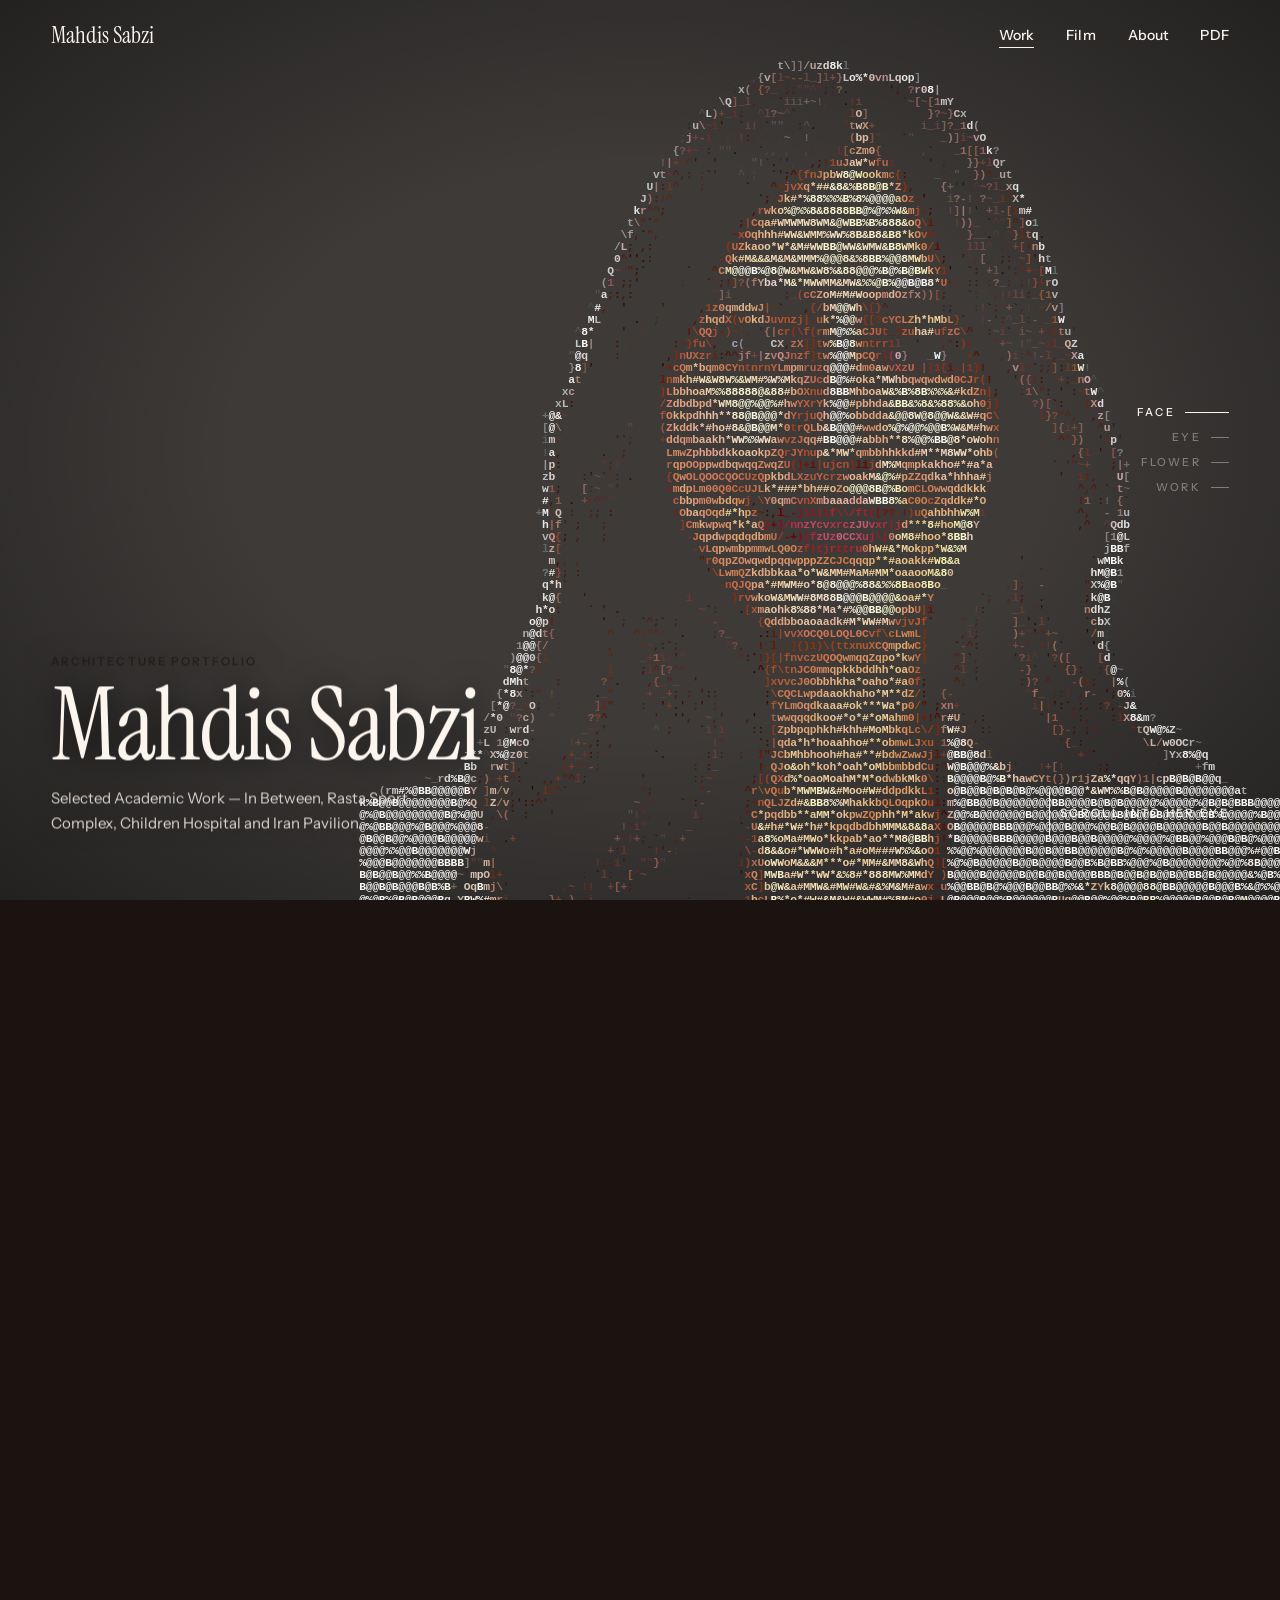
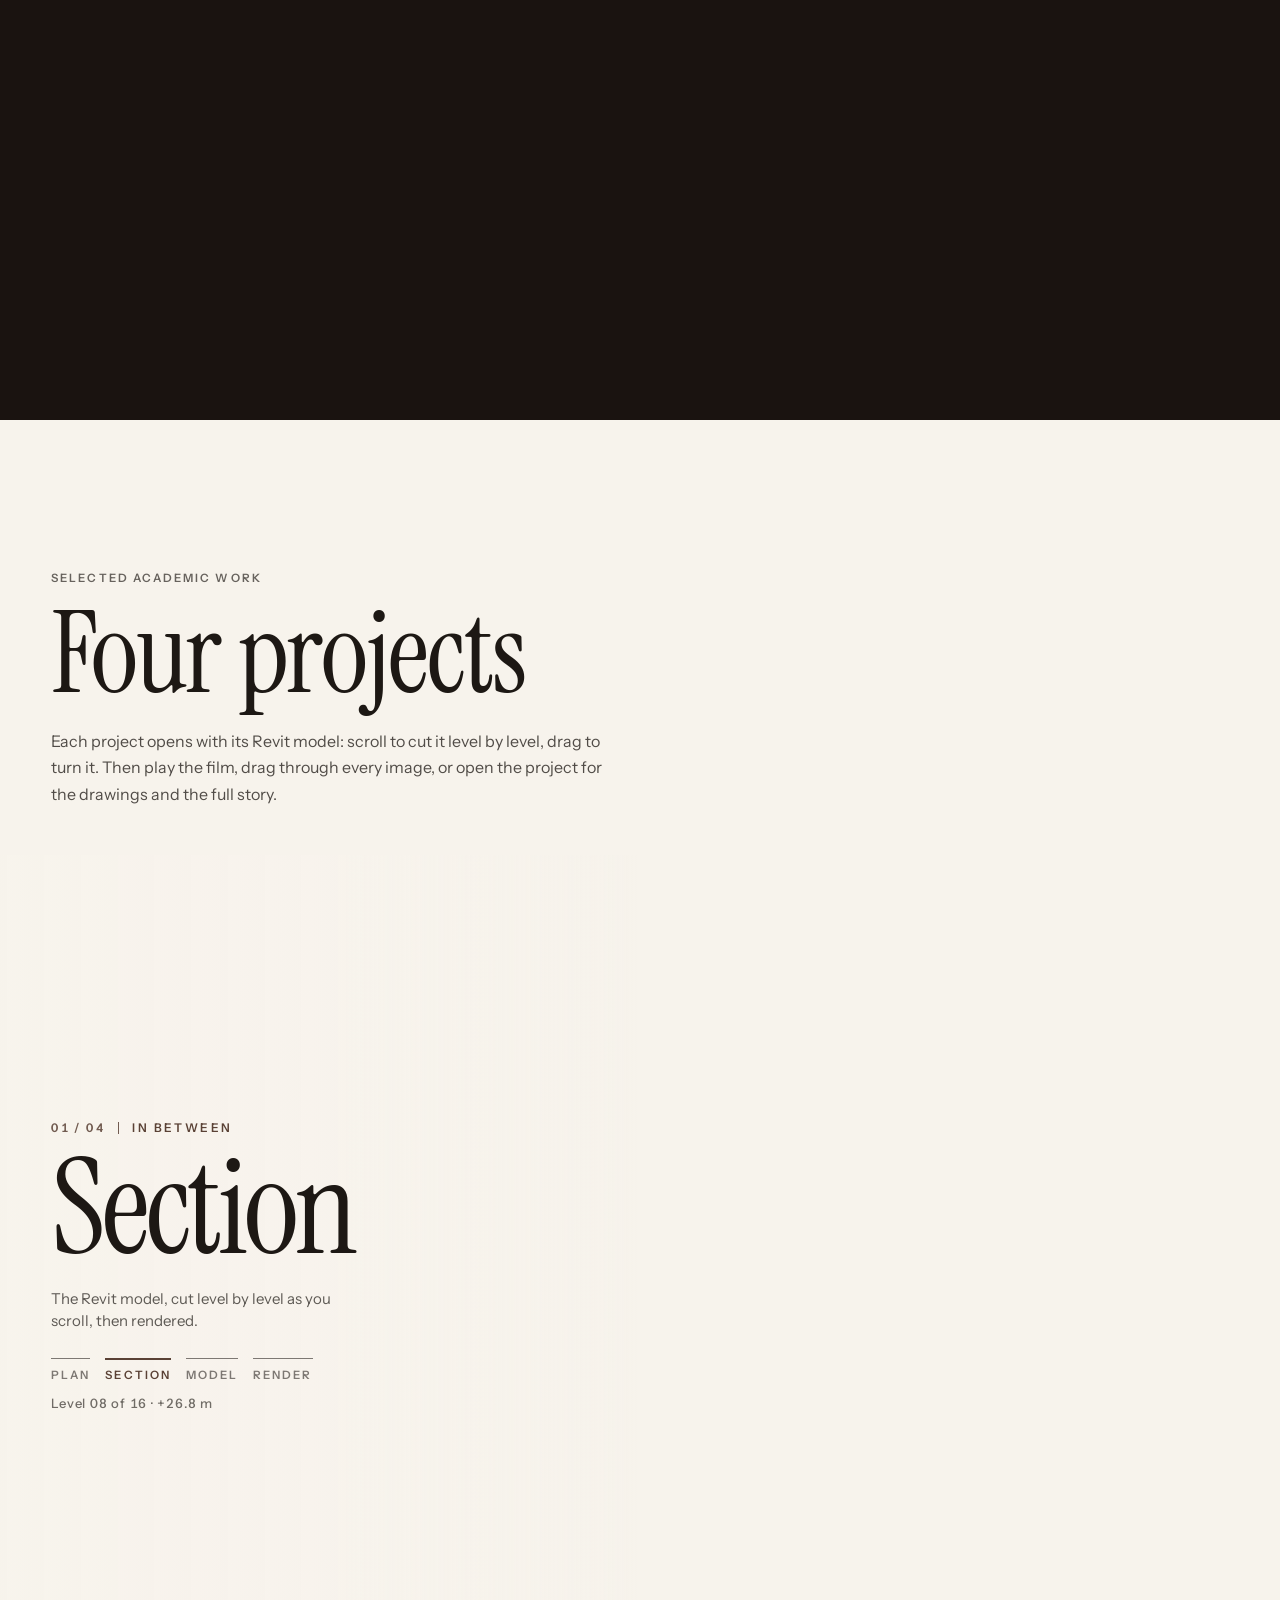
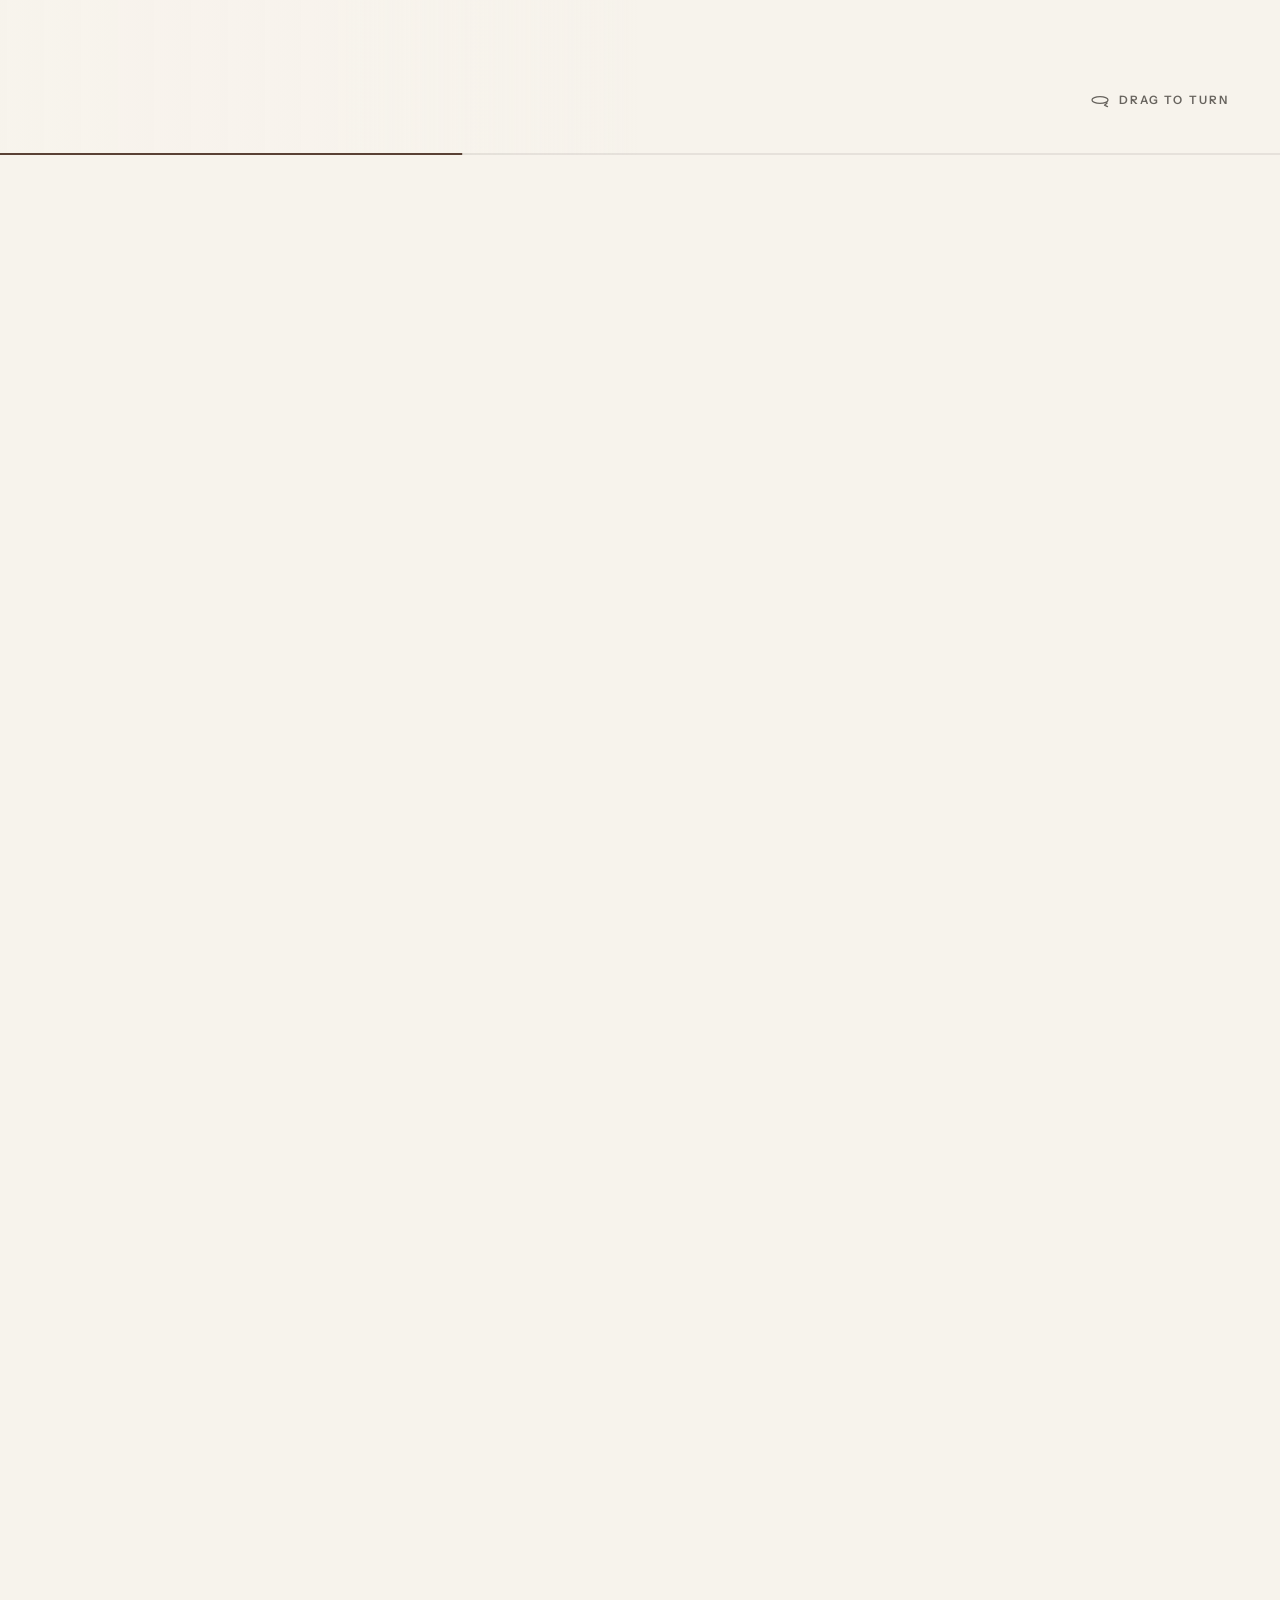
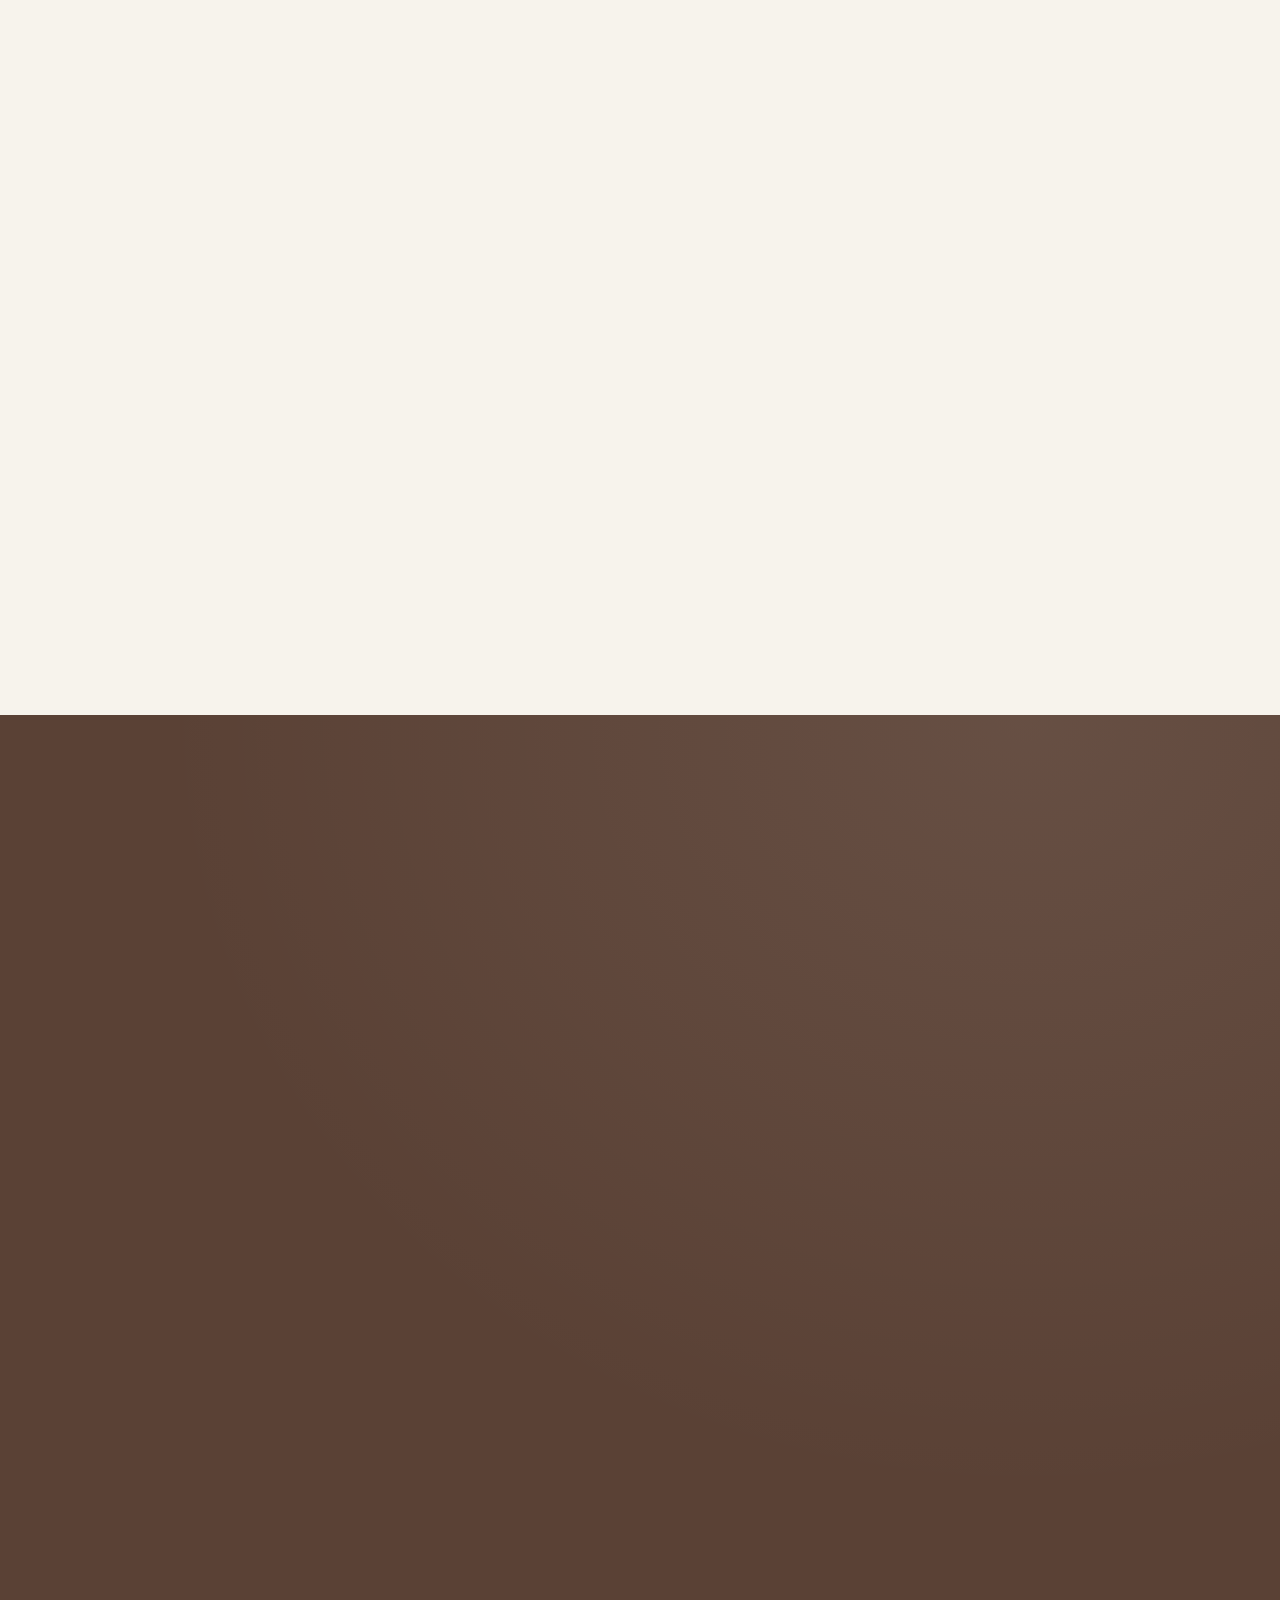
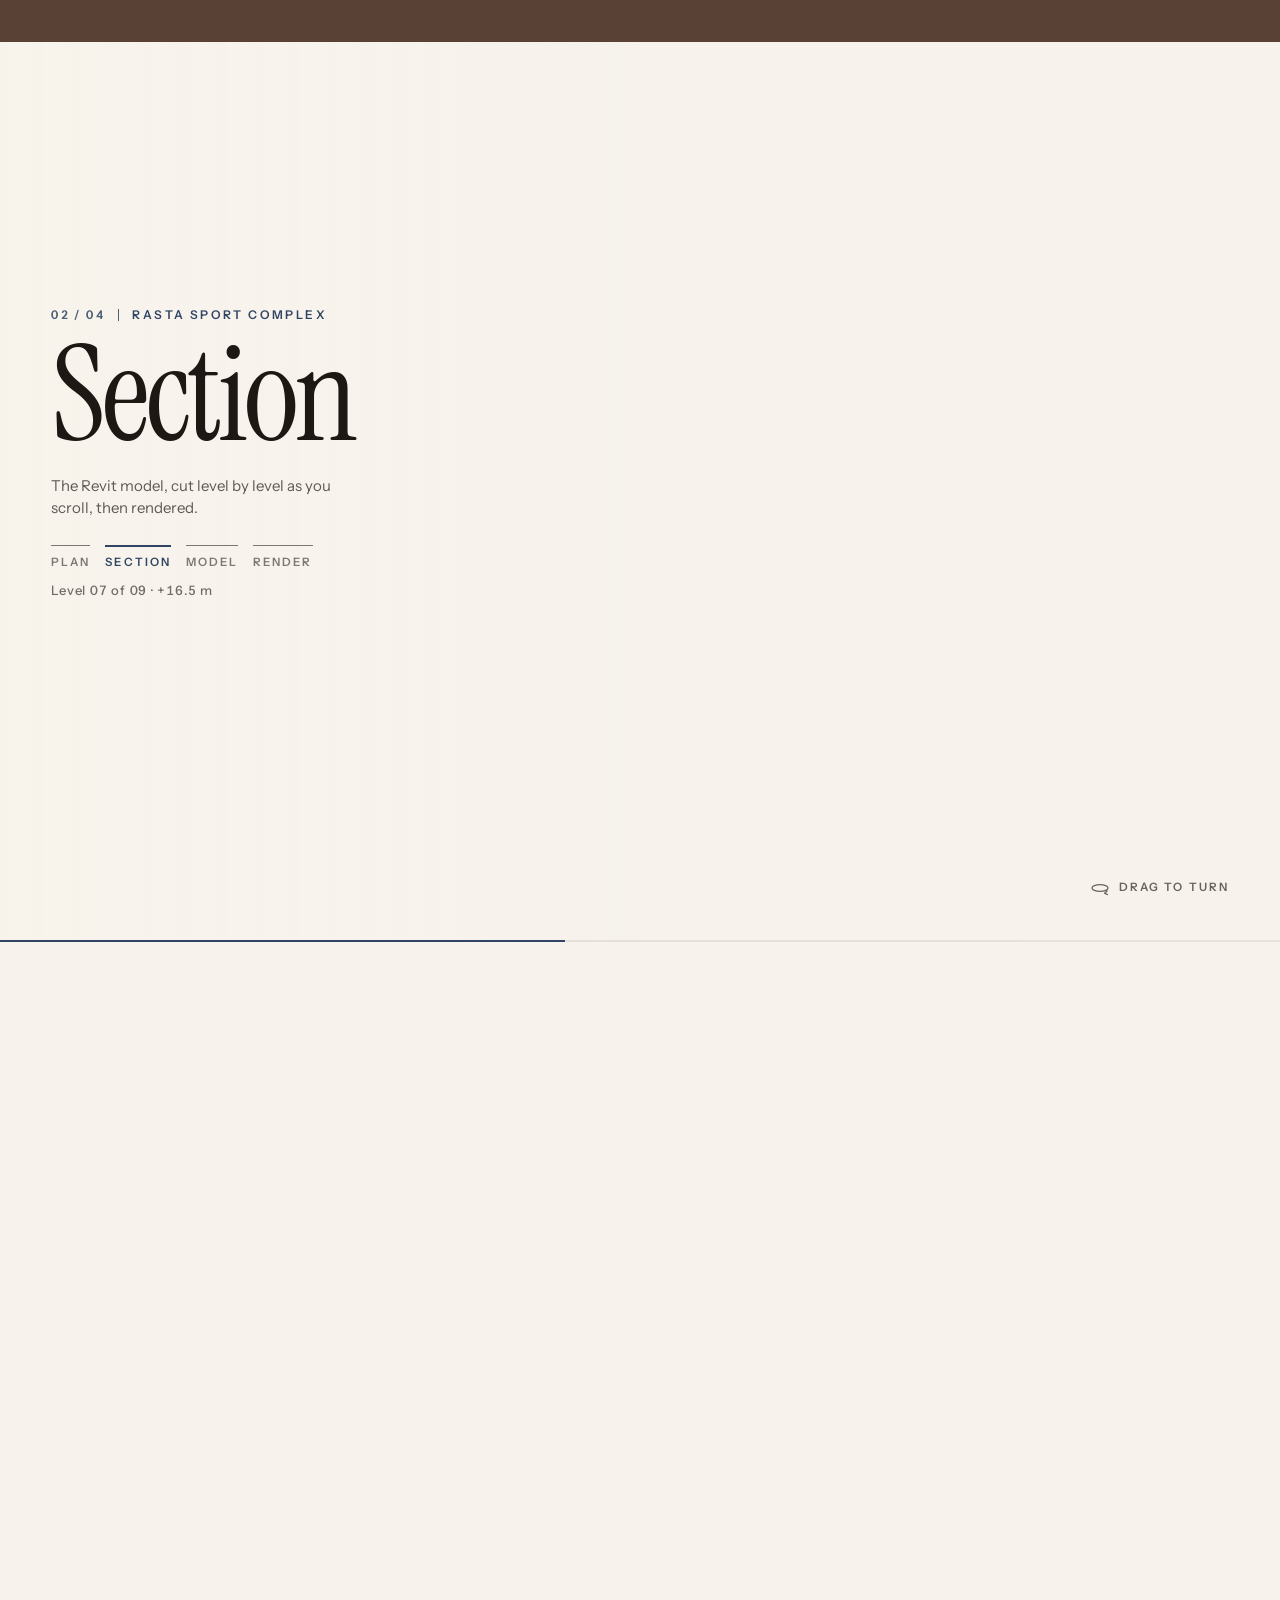
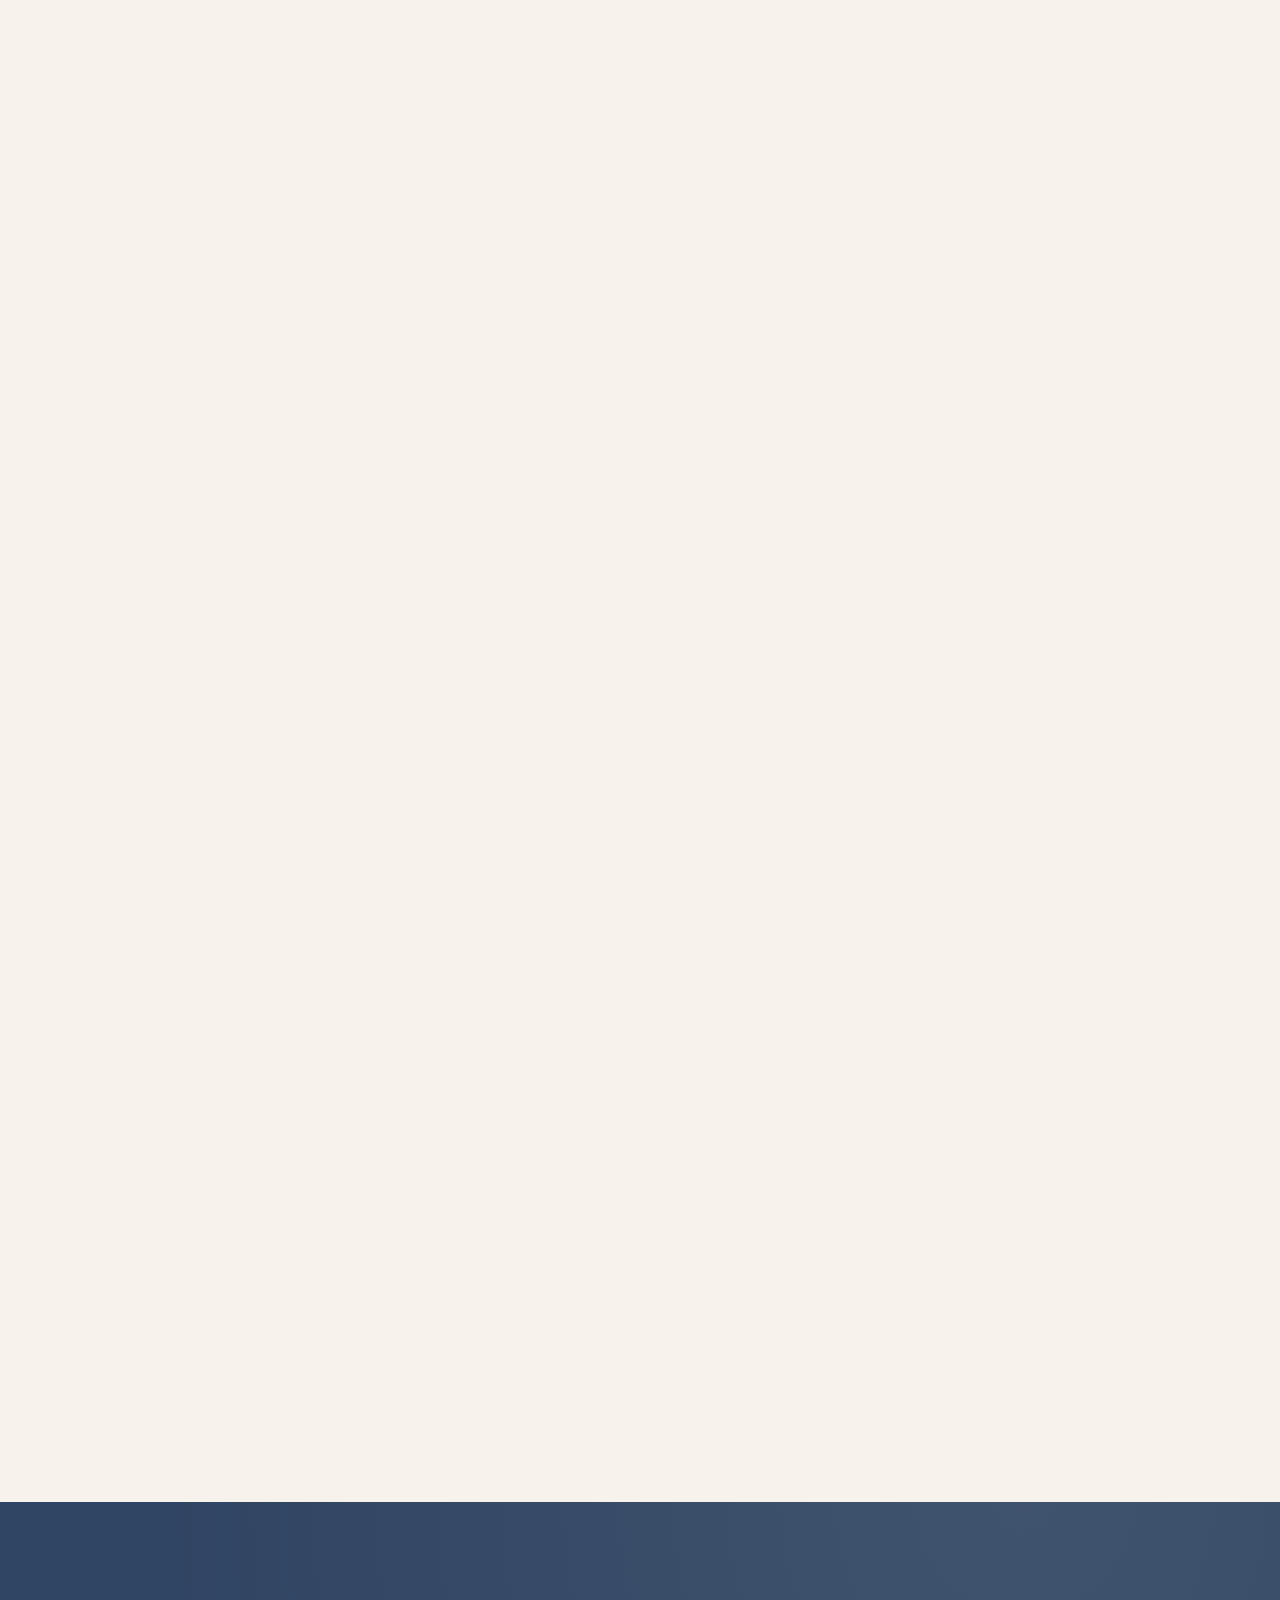
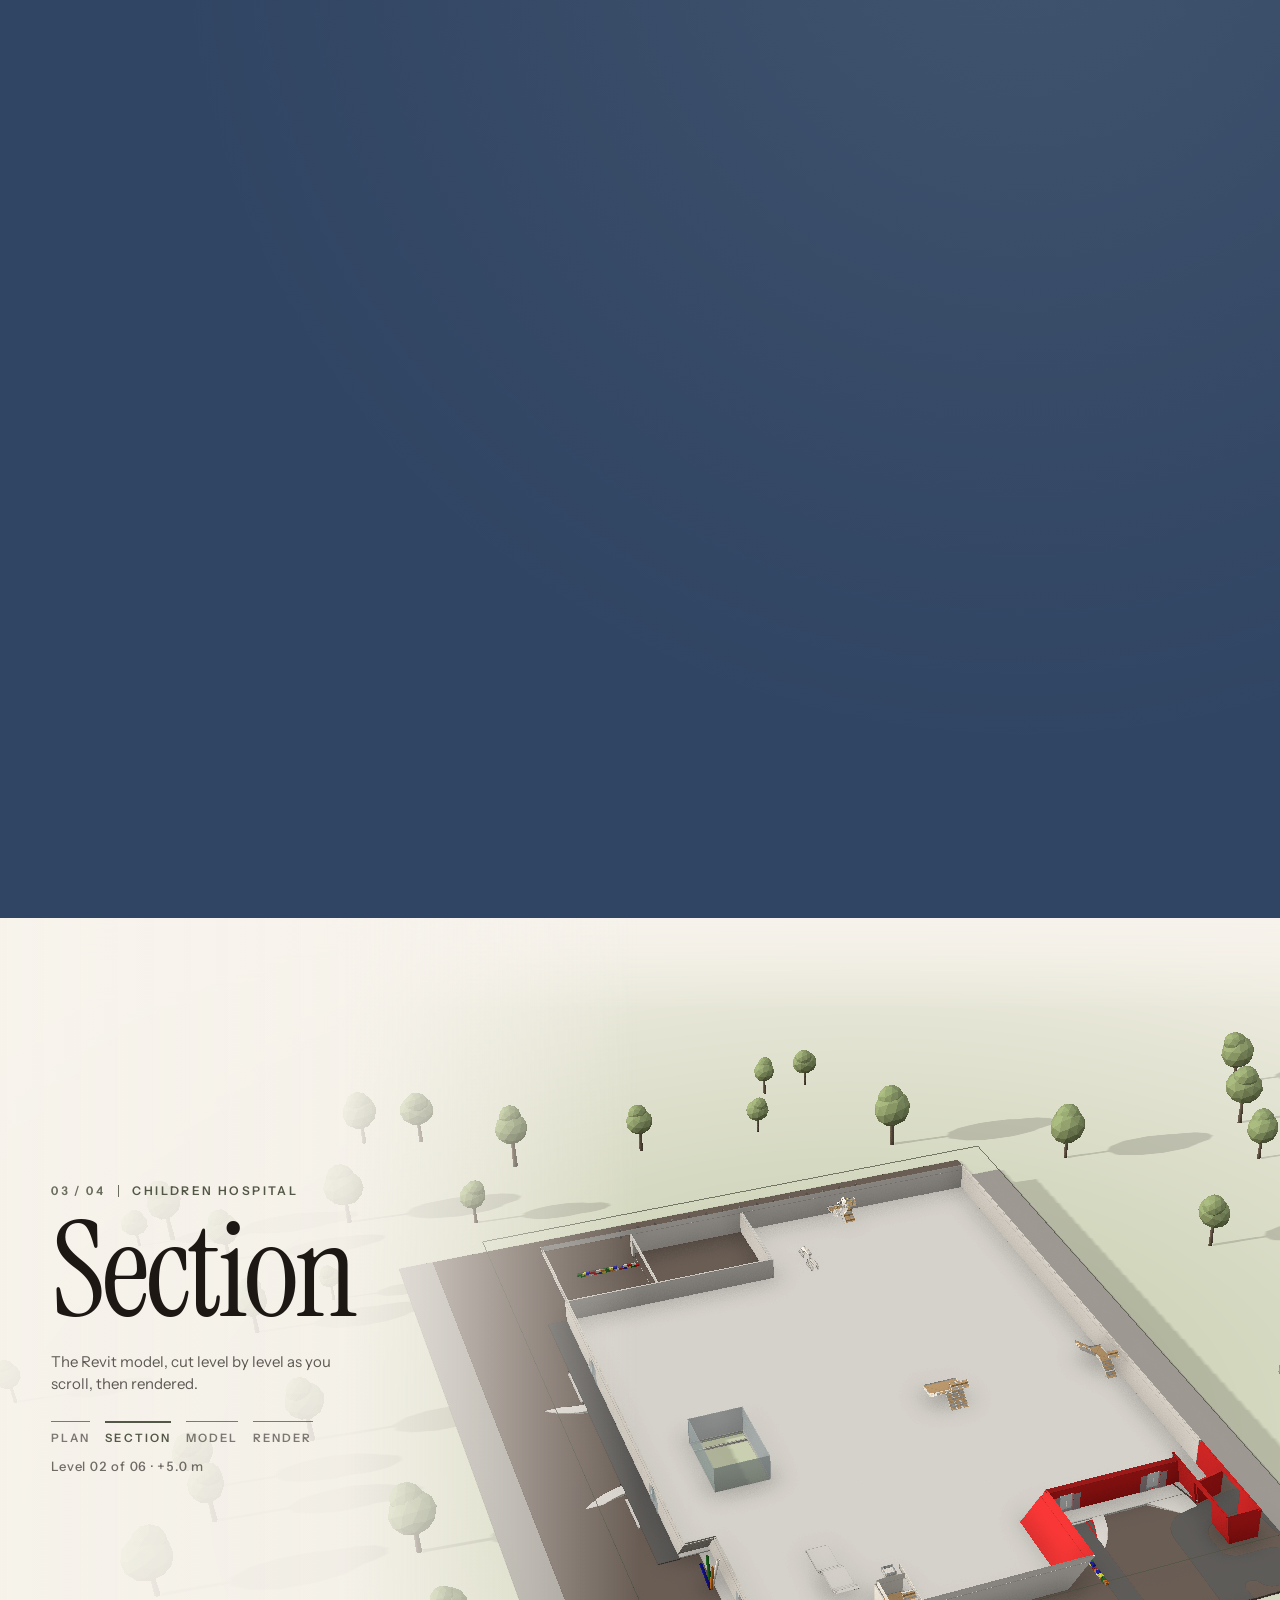
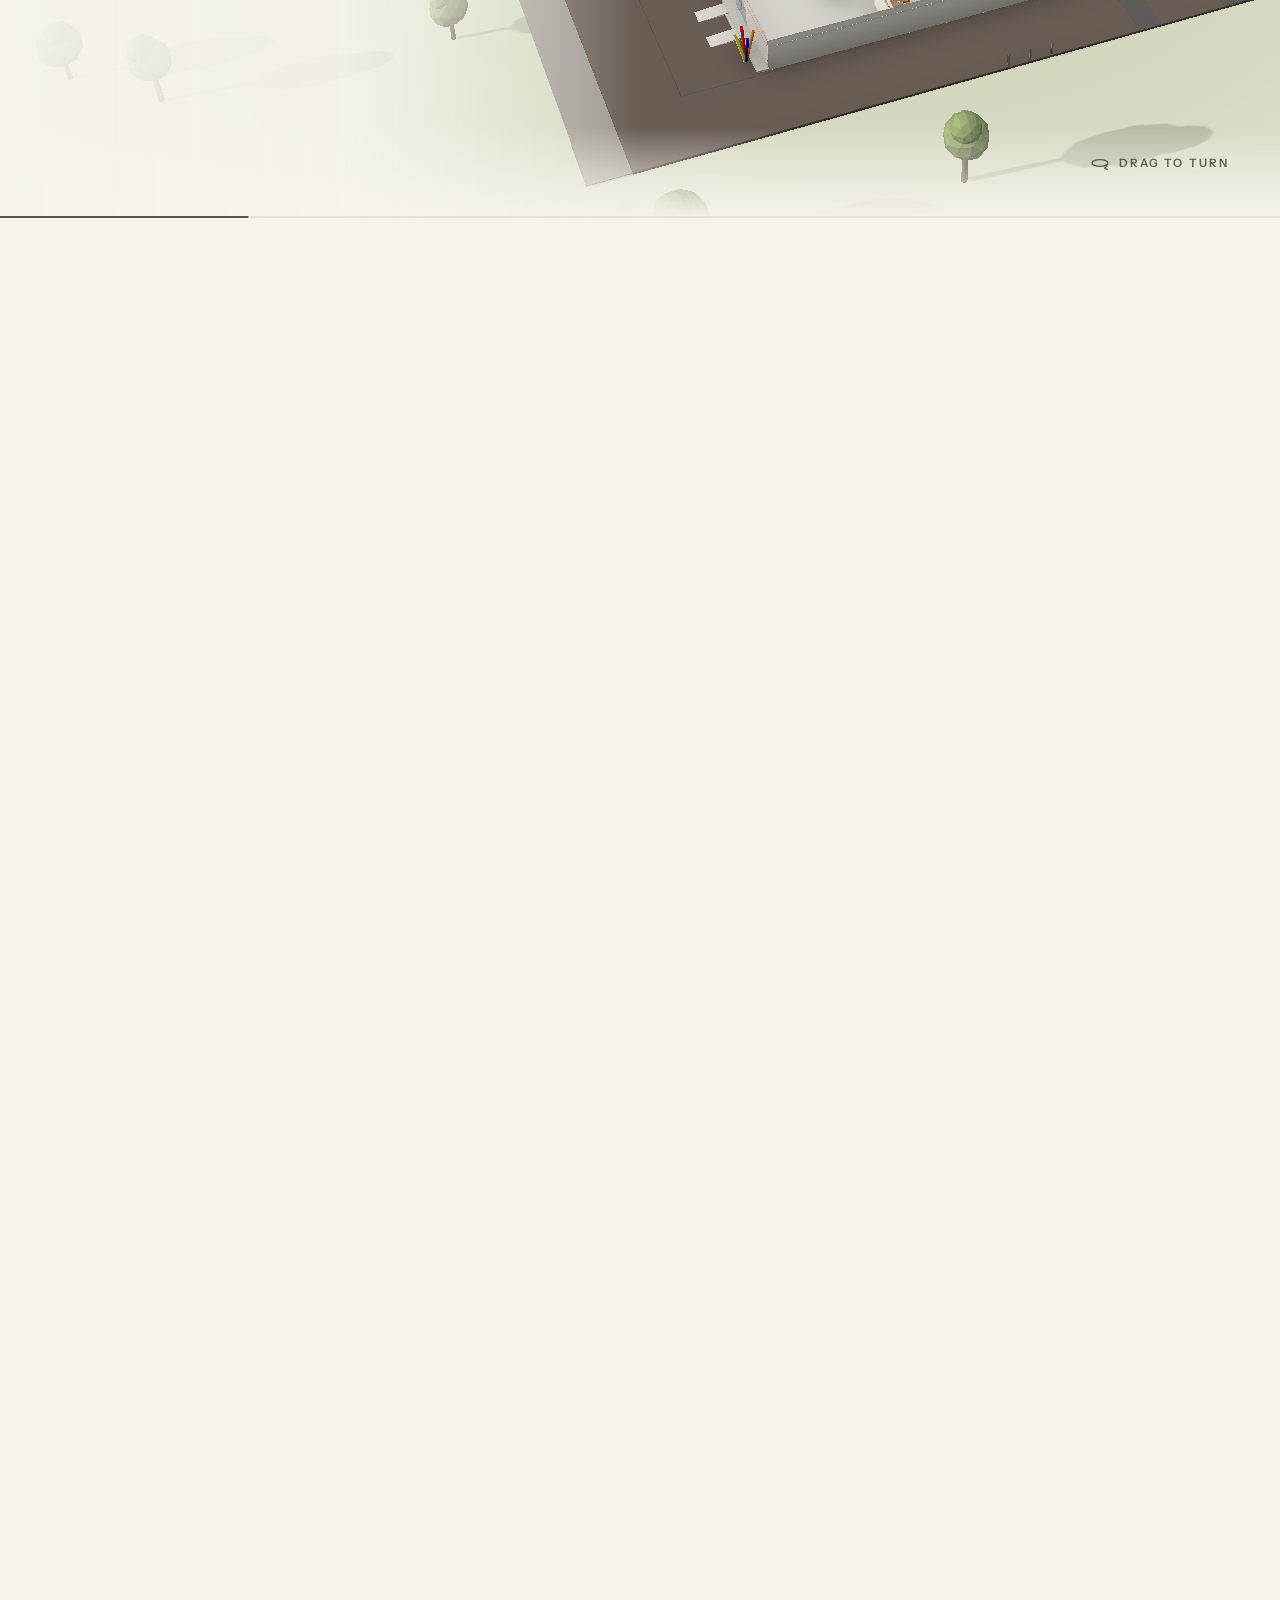
<file: index.html>
<!doctype html><html lang="en"><head><meta charset="utf-8"><meta name="viewport" content="width=device-width,initial-scale=1,viewport-fit=cover">
<title>Mahdis Sabzi — Architecture Portfolio</title><meta name="description" content="Architecture portfolio of Mahdis Sabzi: In Between, Rasta Sport Complex, Children Hospital and Iran Pavilion.">
<meta property="og:title" content="Mahdis Sabzi — Architecture Portfolio"><meta property="og:description" content="Architecture portfolio of Mahdis Sabzi: In Between, Rasta Sport Complex, Children Hospital and Iran Pavilion."><meta property="og:image" content="https://kariminima2005-glitch.github.io/mahdis-portfolio/img/og/index.jpg"><meta property="og:image:width" content="1200"><meta property="og:image:height" content="630"><meta property="og:url" content="https://kariminima2005-glitch.github.io/mahdis-portfolio/"><meta property="og:type" content="website"><meta property="og:site_name" content="Mahdis Sabzi"><meta name="twitter:card" content="summary_large_image"><link rel="canonical" href="https://kariminima2005-glitch.github.io/mahdis-portfolio/">
<meta name="theme-color" data-o content="#5A4135">
<link rel="icon" href="data:image/svg+xml,%3Csvg xmlns='http://www.w3.org/2000/svg' viewBox='0 0 64 64'%3E%3Crect width='64' height='64' rx='12' fill='%235A4135'/%3E%3Ctext x='50%25' y='58%25' text-anchor='middle' dominant-baseline='middle' font-family='Arial' font-weight='700' font-size='30' fill='%23FCF5EE'%3EMS%3C/text%3E%3C/svg%3E">
<link rel="preconnect" href="https://fonts.googleapis.com"><link rel="preconnect" href="https://fonts.gstatic.com" crossorigin>
<link href="https://fonts.googleapis.com/css2?family=Instrument+Sans:ital,wght@0,400..700;1,400..700&family=Instrument+Serif:ital@0;1&display=swap" rel="stylesheet">
<link rel="stylesheet" href="assets/style.css?v=30"><link rel="stylesheet" href="assets/refine.css?v=30"><script>try{var x=JSON.parse(sessionStorage.getItem('xf')||'null');if(x&&Date.now()-x.t<5000){document.documentElement.classList.add('xf');document.documentElement.style.setProperty('--xfc',x.c)}}catch(e){}</script><link rel="preload" as="image" href="img/extra/portrait_ascii.webp">
<script type="application/ld+json">{"@context": "https://schema.org", "@type": "Person", "name": "Mahdis Sabzi", "description": "Architecture portfolio: four academic projects with drawings, Revit models and films.", "alumniOf": {"@type": "CollegeOrUniversity", "name": "University of Science and Culture, Tehran"}, "address": {"@type": "PostalAddress", "addressLocality": "Tehran", "addressCountry": "IR"}, "url": "https://kariminima2005-glitch.github.io/mahdis-portfolio/", "image": "https://kariminima2005-glitch.github.io/mahdis-portfolio/img/og/index.jpg", "knowsAbout": ["Architecture", "Revit", "BIM", "Architectural visualisation"]}</script></head><body class="paper" style="--pc:#5A4135;--pc-deep:#3F2E25;--pc-soft:#6D574B">
<a class="skip" href="#main">Skip to content</a>
<header class="nav"><a class="brand" href="index.html">Mahdis Sabzi</a><nav aria-label="Main"><ul>
<li><a href="index.html#work" aria-current="page">Work</a></li><li class="hide-sm"><a href="index.html#film">Film</a></li><li class="hide-sm"><a href="index.html#about">About</a></li><li class="hide-sm"><a href="portfolio.pdf" download>PDF</a></li></ul><button class="menu-btn" type="button" aria-expanded="false" aria-controls="mmenu"><span>Menu</span><i></i></button></nav></header>
<div class="mmenu" id="mmenu"><nav aria-label="Menu"><a href="index.html#work">Work</a><a href="index.html#film">Film</a><a href="index.html#about">About</a><a href="portfolio.pdf" download>PDF</a></nav>
<p class="mm-contact"><a href="mailto:Moonshadebright@gmail.com">Moonshadebright@gmail.com</a><br><a href="tel:09380267824">09380267824</a> · Tehran, Iran</p></div>
<main id="main">
<section class="journey" aria-label="Introduction" data-face="img/extra/portrait_ascii.webp" data-fcentre="[0.489,0.472]" data-fradius="0.449" data-land="#F7F3EC">
<div class="j-stage">
<canvas class="j-face" aria-hidden="true"></canvas>
<div class="j-intro"><p class="eyebrow">Architecture portfolio</p><h1>Mahdis Sabzi</h1><p>Selected Academic Work — In Between, Rasta Sport Complex, Children Hospital and Iran Pavilion.</p></div>
<div class="j-cue" aria-hidden="true"><i></i>Scroll into her eye</div><div class="j-steps" aria-hidden="true"><span>Face</span><span>Eye</span><span>Flower</span><span>Work</span></div>
</div></section>

<section class="showcase" id="work" aria-label="Projects"><div class="sc-head wrap"><p class="eyebrow">Selected Academic Work</p><h2>Four projects</h2><p class="sc-sub">Each project opens with its Revit model: scroll to cut it level by level, drag to turn it. Then play the film, drag through every image, or open the project for the drawings and the full story.</p></div><nav class="sc-nav" aria-label="Projects"><a href="#sc-in-between" style="--pc:#5A4135"><span>01</span><b>In Between</b></a><a href="#sc-rasta" style="--pc:#304563"><span>02</span><b>Rasta Sport Complex</b></a><a href="#sc-children-hospital" style="--pc:#535746"><span>03</span><b>Children Hospital</b></a><a href="#sc-iran-pavilion" style="--pc:#776656"><span>04</span><b>Iran Pavilion</b></a></nav>
<section class="m3d" id="model-ib" data-model="models/ib.mdl?v=30" data-setting="grass" data-accent="#5A4135" style="--pc:#5A4135" aria-label="In Between: the Revit model"><div class="m3d-pin"><img class="m3d-poster" src="img/m3d/ib.webp" width="1600" height="1000" loading="lazy" decoding="async" alt="In Between, the finished Revit model seen from above"><img class="m3d-render" src="img/m3d/ib_render.webp?v=30" width="1920" height="1200" loading="lazy" decoding="async" alt="In Between: Blender render of the Revit model in a landscape setting"><div class="m3d-drag" tabindex="0" role="group" aria-label="3D model of In Between. Drag, or use the left and right arrow keys, to turn it."></div><div class="m3d-ui wrap"><p class="m3d-eye"><span>01 / 04</span>In Between</p><p class="m3d-word" aria-hidden="true">Plan</p><p class="m3d-note">The Revit model, cut level by level as you scroll, then rendered.</p><ol class="m3d-steps" aria-hidden="true"><li class="on">Plan</li><li>Section</li><li>Model</li><li>Render</li></ol><p class="m3d-lvl" aria-hidden="true"></p><a class="m3d-open" href="in-between.html" data-veil="#5A4135">Open project <svg width="18" height="18" viewBox="0 0 20 20" aria-hidden="true"><path d="M4 10h12M11 5l5 5-5 5" stroke="currentColor" stroke-width="1.5" fill="none"/></svg></a></div><p class="m3d-hint" aria-hidden="true"><svg width="22" height="22" viewBox="0 0 22 22"><path d="M3 11a8 3.4 0 1 0 16 0a8 3.4 0 1 0-16 0M15.5 16.2l2.6-2.2M15.5 16.2l3 1.4" stroke="currentColor" stroke-width="1.3" fill="none" stroke-linecap="round"/></svg>Drag to turn</p><p class="m3d-credit">Rendered in Blender from the Revit model. Landscape is illustrative.</p><p class="m3d-load" aria-hidden="true">Loading model</p><div class="m3d-bar" aria-hidden="true"><i></i></div></div></section>
<article class="sc-panel" id="sc-in-between" style="--pc:#5A4135;--pcd:#4A352B">
<div class="sc-inner wrap">
<div class="sc-text"><span class="num">01 / 04</span><h3><a href="in-between.html" data-veil="#5A4135">In Between</a></h3><p class="type">Residential – Commercial Building</p>
<p class="lead">The main concern behind this project was the lack of social spaces and connection with nature in residential buildings. The primary design goal was to connect the three building volumes and create public spaces both at ground level and across the upper floors.</p>
<ul class="facts"><li><b>37</b> images</li><li><b>1</b> film</li></ul>
<span class="sc-meta">Revit set · 9 A1 sheets</span><a class="sc-open" href="in-between.html" data-veil="#5A4135">Open project <svg width="20" height="20" viewBox="0 0 20 20" aria-hidden="true"><path d="M4 10h12M11 5l5 5-5 5" stroke="currentColor" stroke-width="1.6" fill="none"/></svg></a></div>
<div class="sc-media" data-film="media/p1.mp4"><img loading="lazy" decoding="async" src="img/orig/image6.webp" width="1672" height="941" alt="In Between">
<button class="sc-play" type="button" aria-label="Play the In Between film"><span class="ic"></span><span class="pl">Play film</span></button><span class="sc-glare" aria-hidden="true"></span></div>
</div>
<div class="sc-strip"><div class="sc-strip-head wrap"><span>Every image · 37</span><div class="rail-ctl"><button type="button" aria-label="Previous images"><svg width="20" height="20" viewBox="0 0 20 20" aria-hidden="true"><path d="M16 10H4M9 5l-5 5 5 5" stroke="currentColor" stroke-width="1.6" fill="none"/></svg></button><button type="button" aria-label="Next images"><svg width="20" height="20" viewBox="0 0 20 20" aria-hidden="true"><path d="M4 10h12M11 5l5 5-5 5" stroke="currentColor" stroke-width="1.6" fill="none"/></svg></button></div></div>
<div class="rail sc-rail"><button class="tile sc-tile" type="button" data-lb="sc-in-between" data-full="img/orig/image6.webp" data-cap="In Between — In Between" data-src="" aria-label="Open image 1 of 37: In Between" style="--ar:1.777"><img loading="lazy" decoding="async" src="img/orig/image6.thumb.webp" width="1672" height="941" alt="In Between"><i>01</i></button><button class="tile sc-tile" type="button" data-lb="sc-in-between" data-full="img/orig/image7.webp" data-cap="In Between — Design Process" data-src="Original portfolio" aria-label="Open image 2 of 37: Design Process" style="--ar:1.119"><img loading="lazy" decoding="async" src="img/orig/image7.thumb.webp" width="2000" height="1787" alt="Design Process"><i>02</i></button><button class="tile sc-tile" type="button" data-lb="sc-in-between" data-full="img/ai/p1_site_v4.webp" data-cap="In Between — Site Plan" data-src="AI-assisted visualisation" aria-label="Open image 3 of 37: Site Plan" style="--ar:1.788"><img loading="lazy" decoding="async" src="img/ai/p1_site_v4.thumb.webp" width="1677" height="938" alt="Site Plan"><i>03</i></button><button class="tile sc-tile" type="button" data-lb="sc-in-between" data-full="img/orig/image9.webp" data-cap="In Between — Functional Zoning — White: Commercial, Black: Residential, Yellow: Public Space" data-src="Original drawing" aria-label="Open image 4 of 37: Functional Zoning — White: Commercial, Black: Residential, Yellow: Public Space" style="--ar:2.954"><img loading="lazy" decoding="async" src="img/orig/image9.thumb.webp" width="2000" height="677" alt="Functional Zoning — White: Commercial, Black: Residential, Yellow: Public Space"><i>04</i></button><button class="tile sc-tile" type="button" data-lb="sc-in-between" data-full="img/orig/image8.webp" data-cap="In Between — Vertical Access" data-src="Original drawing" aria-label="Open image 5 of 37: Vertical Access" style="--ar:1.800"><img loading="lazy" decoding="async" src="img/orig/image8.thumb.webp" width="2000" height="1111" alt="Vertical Access"><i>05</i></button><button class="tile sc-tile" type="button" data-lb="sc-in-between" data-full="img/orig/image12.webp" data-cap="In Between — Sample Plan 1 — SC: 1/200" data-src="Original drawing" aria-label="Open image 6 of 37: Sample Plan 1 — SC: 1/200" style="--ar:1.566"><img loading="lazy" decoding="async" src="img/orig/image12.thumb.webp" width="1928" height="1231" alt="Sample Plan 1 — SC: 1/200"><i>06</i></button><button class="tile sc-tile" type="button" data-lb="sc-in-between" data-full="img/orig/image11.webp" data-cap="In Between — Sample Plan 2 — SC: 1/200" data-src="Original drawing" aria-label="Open image 7 of 37: Sample Plan 2 — SC: 1/200" style="--ar:2.018"><img loading="lazy" decoding="async" src="img/orig/image11.thumb.webp" width="1990" height="986" alt="Sample Plan 2 — SC: 1/200"><i>07</i></button><button class="tile sc-tile" type="button" data-lb="sc-in-between" data-full="img/orig/image13.webp" data-cap="In Between — Section A-A — SC: 1/600" data-src="Original drawing" aria-label="Open image 8 of 37: Section A-A — SC: 1/600" style="--ar:2.716"><img loading="lazy" decoding="async" src="img/orig/image13.thumb.webp" width="1942" height="715" alt="Section A-A — SC: 1/600"><i>08</i></button><button class="tile sc-tile" type="button" data-lb="sc-in-between" data-full="img/extra/ib_west.webp" data-cap="In Between — West Elevation" data-src="Original drawing" aria-label="Open image 9 of 37: West Elevation" style="--ar:2.340"><img loading="lazy" decoding="async" src="img/extra/ib_west.thumb.webp" width="1774" height="758" alt="West Elevation"><i>09</i></button><button class="tile sc-tile" type="button" data-lb="sc-in-between" data-full="img/ai/p1_public_v4.webp" data-cap="In Between — Public Space" data-src="AI-assisted visualisation" aria-label="Open image 10 of 37: Public Space" style="--ar:1.777"><img loading="lazy" decoding="async" src="img/ai/p1_public_v4.thumb.webp" width="1672" height="941" alt="Public Space"><i>10</i></button><button class="tile sc-tile" type="button" data-lb="sc-in-between" data-full="img/ai/p1_yard_v4.webp" data-cap="In Between — Landscape in Yard" data-src="AI-assisted visualisation" aria-label="Open image 11 of 37: Landscape in Yard" style="--ar:1.777"><img loading="lazy" decoding="async" src="img/ai/p1_yard_v4.thumb.webp" width="1672" height="941" alt="Landscape in Yard"><i>11</i></button><button class="tile sc-tile" type="button" data-lb="sc-in-between" data-full="img/ai/p1_bridge_v4.webp" data-cap="In Between — Walking Bridge" data-src="AI-assisted visualisation" aria-label="Open image 12 of 37: Walking Bridge" style="--ar:1.777"><img loading="lazy" decoding="async" src="img/ai/p1_bridge_v4.thumb.webp" width="1672" height="941" alt="Walking Bridge"><i>12</i></button><button class="tile sc-tile" type="button" data-lb="sc-in-between" data-full="img/ai/p1_walk_v4.webp" data-cap="In Between — Public walkway overlooking the connected volumes" data-src="AI-assisted visualisation" aria-label="Open image 13 of 37: Public walkway overlooking the connected volumes" style="--ar:1.777"><img loading="lazy" decoding="async" src="img/ai/p1_walk_v4.thumb.webp" width="1672" height="941" alt="Public walkway overlooking the connected volumes"><i>13</i></button><button class="tile sc-tile" type="button" data-lb="sc-in-between" data-full="img/orig/image21.webp" data-cap="In Between — Eye-level Perspective" data-src="Original portfolio" aria-label="Open image 14 of 37: Eye-level Perspective" style="--ar:1.777"><img loading="lazy" decoding="async" src="img/orig/image21.thumb.webp" width="1672" height="941" alt="Eye-level Perspective"><i>14</i></button><button class="tile sc-tile" type="button" data-lb="sc-in-between" data-full="img/orig/image19.webp" data-cap="In Between — Pedestrian and Car Entrance" data-src="Original portfolio" aria-label="Open image 15 of 37: Pedestrian and Car Entrance" style="--ar:1.777"><img loading="lazy" decoding="async" src="img/orig/image19.thumb.webp" width="1672" height="941" alt="Pedestrian and Car Entrance"><i>15</i></button><button class="tile sc-tile" type="button" data-lb="sc-in-between" data-full="img/orig/image20.webp" data-cap="In Between — Entrance Ramp and Stairs" data-src="Original portfolio" aria-label="Open image 16 of 37: Entrance Ramp and Stairs" style="--ar:1.777"><img loading="lazy" decoding="async" src="img/orig/image20.thumb.webp" width="1672" height="941" alt="Entrance Ramp and Stairs"><i>16</i></button><button class="tile sc-tile" type="button" data-lb="sc-in-between" data-full="img/extra/tm_ib_aerial.webp" data-cap="In Between" data-src="Model render" aria-label="Open image 17 of 37" style="--ar:1.778"><img loading="lazy" decoding="async" src="img/extra/tm_ib_aerial.thumb.webp" width="2000" height="1125" alt="In Between"><i>17</i></button><button class="tile sc-tile" type="button" data-lb="sc-in-between" data-full="img/extra/tm_ib_bridge.webp" data-cap="In Between" data-src="Model render" aria-label="Open image 18 of 37" style="--ar:1.778"><img loading="lazy" decoding="async" src="img/extra/tm_ib_bridge.thumb.webp" width="2000" height="1125" alt="In Between"><i>18</i></button><button class="tile sc-tile" type="button" data-lb="sc-in-between" data-full="img/extra/tm_ib_court.webp" data-cap="In Between" data-src="Model render" aria-label="Open image 19 of 37" style="--ar:1.778"><img loading="lazy" decoding="async" src="img/extra/tm_ib_court.thumb.webp" width="2000" height="1125" alt="In Between"><i>19</i></button><button class="tile sc-tile" type="button" data-lb="sc-in-between" data-full="img/extra/tm_ib_street.webp" data-cap="In Between" data-src="Model render" aria-label="Open image 20 of 37" style="--ar:1.778"><img loading="lazy" decoding="async" src="img/extra/tm_ib_street.thumb.webp" width="2000" height="1125" alt="In Between"><i>20</i></button><button class="tile sc-tile" type="button" data-lb="sc-in-between" data-full="img/extra/tm_ib_img2.webp" data-cap="In Between" data-src="Model render" aria-label="Open image 21 of 37" style="--ar:1.778"><img loading="lazy" decoding="async" src="img/extra/tm_ib_img2.thumb.webp" width="2000" height="1125" alt="In Between"><i>21</i></button><button class="tile sc-tile" type="button" data-lb="sc-in-between" data-full="img/extra/tm_ib_img4.webp" data-cap="In Between" data-src="Model render" aria-label="Open image 22 of 37" style="--ar:1.778"><img loading="lazy" decoding="async" src="img/extra/tm_ib_img4.thumb.webp" width="2000" height="1125" alt="In Between"><i>22</i></button><button class="tile sc-tile" type="button" data-lb="sc-in-between" data-full="img/extra/tm_ib_img3b.webp" data-cap="In Between" data-src="Model render" aria-label="Open image 23 of 37" style="--ar:1.778"><img loading="lazy" decoding="async" src="img/extra/tm_ib_img3b.thumb.webp" width="2000" height="1125" alt="In Between"><i>23</i></button><button class="tile sc-tile" type="button" data-lb="sc-in-between" data-full="img/extra/tm_ib_img4b.webp" data-cap="In Between" data-src="Model render" aria-label="Open image 24 of 37" style="--ar:1.778"><img loading="lazy" decoding="async" src="img/extra/tm_ib_img4b.thumb.webp" width="2000" height="1125" alt="In Between"><i>24</i></button><button class="tile sc-tile" type="button" data-lb="sc-in-between" data-full="img/extra/tm_ib_aerial2.webp" data-cap="In Between" data-src="Model render" aria-label="Open image 25 of 37" style="--ar:1.778"><img loading="lazy" decoding="async" src="img/extra/tm_ib_aerial2.thumb.webp" width="2000" height="1125" alt="In Between"><i>25</i></button><button class="tile sc-tile" type="button" data-lb="sc-in-between" data-full="img/extra/ib_structure.webp" data-cap="In Between — Model" data-src="Model" aria-label="Open image 26 of 37: Model" style="--ar:1.777"><img loading="lazy" decoding="async" src="img/extra/ib_structure.thumb.webp" width="1672" height="941" alt="Model"><i>26</i></button><button class="tile sc-tile" type="button" data-lb="sc-in-between" data-full="img/extra/ib_model.webp" data-cap="In Between — Model" data-src="Model" aria-label="Open image 27 of 37: Model" style="--ar:1.778"><img loading="lazy" decoding="async" src="img/extra/ib_model.thumb.webp" width="1024" height="576" alt="Model"><i>27</i></button><button class="tile sc-tile" type="button" data-lb="sc-in-between" data-full="img/extra/ib_massing.webp" data-cap="In Between — Massing" data-src="Model" aria-label="Open image 28 of 37: Massing" style="--ar:1.787"><img loading="lazy" decoding="async" src="img/extra/ib_massing.thumb.webp" width="2000" height="1119" alt="Massing"><i>28</i></button><button class="tile sc-tile" type="button" data-lb="sc-in-between" data-full="img/extra/ib_revit_site.webp" data-cap="In Between — Model view" data-src="Model" aria-label="Open image 29 of 37: Model view" style="--ar:1.778"><img loading="lazy" decoding="async" src="img/extra/ib_revit_site.thumb.webp" width="1280" height="720" alt="Model view"><i>29</i></button><button class="tile sc-tile" type="button" data-lb="sc-in-between" data-full="img/ai/p1_signature_v5.webp" data-cap="In Between — Shared terraces in the last light" data-src="AI-assisted visualisation" aria-label="Open image 30 of 37: Shared terraces in the last light" style="--ar:1.777"><img loading="lazy" decoding="async" src="img/ai/p1_signature_v5.thumb.webp" width="1672" height="941" alt="Shared terraces in the last light"><i>30</i></button><button class="tile sc-tile" type="button" data-lb="sc-in-between" data-full="img/ai/p1_aerial_orbit_v5.webp" data-cap="In Between — The linked volumes from above" data-src="AI-assisted visualisation" aria-label="Open image 31 of 37: The linked volumes from above" style="--ar:1.777"><img loading="lazy" decoding="async" src="img/ai/p1_aerial_orbit_v5.thumb.webp" width="1672" height="941" alt="The linked volumes from above"><i>31</i></button><button class="tile sc-tile" type="button" data-lb="sc-in-between" data-full="img/ai/p1_aerial_v4.webp" data-cap="In Between — Three linked volumes from above" data-src="AI-assisted visualisation" aria-label="Open image 32 of 37: Three linked volumes from above" style="--ar:1.777"><img loading="lazy" decoding="async" src="img/ai/p1_aerial_v4.thumb.webp" width="1672" height="941" alt="Three linked volumes from above"><i>32</i></button><button class="tile sc-tile" type="button" data-lb="sc-in-between" data-full="img/ai/p1_street_corner_v5.webp" data-cap="In Between — Street corner and connected homes" data-src="AI-assisted visualisation" aria-label="Open image 33 of 37: Street corner and connected homes" style="--ar:1.777"><img loading="lazy" decoding="async" src="img/ai/p1_street_corner_v5.thumb.webp" width="1672" height="941" alt="Street corner and connected homes"><i>33</i></button><button class="tile sc-tile" type="button" data-lb="sc-in-between" data-full="img/ai/p1_bridge_threshold_v5.webp" data-cap="In Between — At the bridge threshold" data-src="AI-assisted visualisation" aria-label="Open image 34 of 37: At the bridge threshold" style="--ar:1.777"><img loading="lazy" decoding="async" src="img/ai/p1_bridge_threshold_v5.thumb.webp" width="1672" height="941" alt="At the bridge threshold"><i>34</i></button><button class="tile sc-tile" type="button" data-lb="sc-in-between" data-full="img/ai/p1_bridge_lateral_v5.webp" data-cap="In Between — A lateral view along the bridge" data-src="AI-assisted visualisation" aria-label="Open image 35 of 37: A lateral view along the bridge" style="--ar:1.777"><img loading="lazy" decoding="async" src="img/ai/p1_bridge_lateral_v5.thumb.webp" width="1672" height="941" alt="A lateral view along the bridge"><i>35</i></button><button class="tile sc-tile" type="button" data-lb="sc-in-between" data-full="img/ai/p1_courtyard_reverse_v5.webp" data-cap="In Between — The courtyard from the opposite path" data-src="AI-assisted visualisation" aria-label="Open image 36 of 37: The courtyard from the opposite path" style="--ar:1.777"><img loading="lazy" decoding="async" src="img/ai/p1_courtyard_reverse_v5.thumb.webp" width="1672" height="941" alt="The courtyard from the opposite path"><i>36</i></button><button class="tile sc-tile" type="button" data-lb="sc-in-between" data-full="img/ai/p1_terrace_reverse_v5.webp" data-cap="In Between — Across the shared terrace" data-src="AI-assisted visualisation" aria-label="Open image 37 of 37: Across the shared terrace" style="--ar:1.777"><img loading="lazy" decoding="async" src="img/ai/p1_terrace_reverse_v5.thumb.webp" width="1672" height="941" alt="Across the shared terrace"><i>37</i></button></div><div class="sc-prog wrap" aria-hidden="true"><i></i></div></div>
</article>
<section class="m3d" id="model-ra" data-model="models/ra.mdl?v=30" data-setting="grass" data-accent="#304563" style="--pc:#304563" aria-label="Rasta Sport Complex: the Revit model"><div class="m3d-pin"><img class="m3d-poster" src="img/m3d/ra.webp" width="1600" height="1000" loading="lazy" decoding="async" alt="Rasta Sport Complex, the finished Revit model seen from above"><img class="m3d-render" src="img/m3d/ra_render.webp?v=30" width="1920" height="1200" loading="lazy" decoding="async" alt="Rasta Sport Complex: Blender render of the Revit model in a landscape setting"><div class="m3d-drag" tabindex="0" role="group" aria-label="3D model of Rasta Sport Complex. Drag, or use the left and right arrow keys, to turn it."></div><div class="m3d-ui wrap"><p class="m3d-eye"><span>02 / 04</span>Rasta Sport Complex</p><p class="m3d-word" aria-hidden="true">Plan</p><p class="m3d-note">The Revit model, cut level by level as you scroll, then rendered.</p><ol class="m3d-steps" aria-hidden="true"><li class="on">Plan</li><li>Section</li><li>Model</li><li>Render</li></ol><p class="m3d-lvl" aria-hidden="true"></p><a class="m3d-open" href="rasta.html" data-veil="#304563">Open project <svg width="18" height="18" viewBox="0 0 20 20" aria-hidden="true"><path d="M4 10h12M11 5l5 5-5 5" stroke="currentColor" stroke-width="1.5" fill="none"/></svg></a></div><p class="m3d-hint" aria-hidden="true"><svg width="22" height="22" viewBox="0 0 22 22"><path d="M3 11a8 3.4 0 1 0 16 0a8 3.4 0 1 0-16 0M15.5 16.2l2.6-2.2M15.5 16.2l3 1.4" stroke="currentColor" stroke-width="1.3" fill="none" stroke-linecap="round"/></svg>Drag to turn</p><p class="m3d-credit">Rendered in Blender from the Revit model. Landscape is illustrative.</p><p class="m3d-load" aria-hidden="true">Loading model</p><div class="m3d-bar" aria-hidden="true"><i></i></div></div></section>
<article class="sc-panel" id="sc-rasta" style="--pc:#304563;--pcd:#273951">
<div class="sc-inner wrap">
<div class="sc-text"><span class="num">02 / 04</span><h3><a href="rasta.html" data-veil="#304563">Rasta Sport Complex</a></h3><p class="type">Sport and Mental Wellness Center</p>
<p class="lead">The Sport and Mental Wellness Center approaches architecture as an essential part of the human well-being experience. Spatial proportions, natural light, landscape, color, and the connection between indoor and outdoor environments are carefully considered to create spaces that support activity, comfort, concentration, and relaxation.</p>
<ul class="facts"><li><b>29</b> images</li><li><b>1</b> film</li></ul>
<span class="sc-meta">Revit set · 6 A1 sheets</span><a class="sc-open" href="rasta.html" data-veil="#304563">Open project <svg width="20" height="20" viewBox="0 0 20 20" aria-hidden="true"><path d="M4 10h12M11 5l5 5-5 5" stroke="currentColor" stroke-width="1.6" fill="none"/></svg></a></div>
<div class="sc-media" data-film="media/p2.mp4"><img loading="lazy" decoding="async" src="img/orig/image22.webp" width="1672" height="941" alt="Rasta Sport Complex">
<button class="sc-play" type="button" aria-label="Play the Rasta Sport Complex film"><span class="ic"></span><span class="pl">Play film</span></button><span class="sc-glare" aria-hidden="true"></span></div>
</div>
<div class="sc-strip"><div class="sc-strip-head wrap"><span>Every image · 29</span><div class="rail-ctl"><button type="button" aria-label="Previous images"><svg width="20" height="20" viewBox="0 0 20 20" aria-hidden="true"><path d="M16 10H4M9 5l-5 5 5 5" stroke="currentColor" stroke-width="1.6" fill="none"/></svg></button><button type="button" aria-label="Next images"><svg width="20" height="20" viewBox="0 0 20 20" aria-hidden="true"><path d="M4 10h12M11 5l5 5-5 5" stroke="currentColor" stroke-width="1.6" fill="none"/></svg></button></div></div>
<div class="rail sc-rail"><button class="tile sc-tile" type="button" data-lb="sc-rasta" data-full="img/orig/image22.webp" data-cap="Rasta Sport Complex — Rasta Sport Complex" data-src="" aria-label="Open image 1 of 29: Rasta Sport Complex" style="--ar:1.777"><img loading="lazy" decoding="async" src="img/orig/image22.thumb.webp" width="1672" height="941" alt="Rasta Sport Complex"><i>01</i></button><button class="tile sc-tile" type="button" data-lb="sc-rasta" data-full="img/orig/image24.webp" data-cap="Rasta Sport Complex — Design Process" data-src="Original portfolio" aria-label="Open image 2 of 29: Design Process" style="--ar:2.086"><img loading="lazy" decoding="async" src="img/orig/image24.thumb.webp" width="2000" height="959" alt="Design Process"><i>02</i></button><button class="tile sc-tile" type="button" data-lb="sc-rasta" data-full="img/orig/image23.webp" data-cap="Rasta Sport Complex — Zoning and Spatial Organization" data-src="Original portfolio" aria-label="Open image 3 of 29: Zoning and Spatial Organization" style="--ar:1.452"><img loading="lazy" decoding="async" src="img/orig/image23.thumb.webp" width="2000" height="1377" alt="Zoning and Spatial Organization"><i>03</i></button><button class="tile sc-tile" type="button" data-lb="sc-rasta" data-full="img/orig/image25.webp" data-cap="Rasta Sport Complex — Floor Plan — SC: 1/550 (±0.00 m / +3.00 m)" data-src="Original portfolio" aria-label="Open image 4 of 29: Floor Plan — SC: 1/550 (±0.00 m / +3.00 m)" style="--ar:0.856"><img loading="lazy" decoding="async" src="img/orig/image25.thumb.webp" width="1711" height="2000" alt="Floor Plan — SC: 1/550 (±0.00 m / +3.00 m)"><i>04</i></button><button class="tile sc-tile" type="button" data-lb="sc-rasta" data-full="img/orig/image26.webp" data-cap="Rasta Sport Complex — Section 1-1 — SC: 1/300" data-src="Original drawing" aria-label="Open image 5 of 29: Section 1-1 — SC: 1/300" style="--ar:3.135"><img loading="lazy" decoding="async" src="img/orig/image26.thumb.webp" width="2000" height="638" alt="Section 1-1 — SC: 1/300"><i>05</i></button><button class="tile sc-tile" type="button" data-lb="sc-rasta" data-full="img/orig/image27.webp" data-cap="Rasta Sport Complex — Section 2-2 — SC: 1/600" data-src="Original drawing" aria-label="Open image 6 of 29: Section 2-2 — SC: 1/600" style="--ar:4.451"><img loading="lazy" decoding="async" src="img/orig/image27.thumb.webp" width="1175" height="264" alt="Section 2-2 — SC: 1/600"><i>06</i></button><button class="tile sc-tile" type="button" data-lb="sc-rasta" data-full="img/extra/ra_east.webp" data-cap="Rasta Sport Complex — East Elevation" data-src="Original drawing" aria-label="Open image 7 of 29: East Elevation" style="--ar:5.952"><img loading="lazy" decoding="async" src="img/extra/ra_east.thumb.webp" width="2000" height="336" alt="East Elevation"><i>07</i></button><button class="tile sc-tile" type="button" data-lb="sc-rasta" data-full="img/extra/ra_west.webp" data-cap="Rasta Sport Complex — West Elevation" data-src="Original drawing" aria-label="Open image 8 of 29: West Elevation" style="--ar:5.405"><img loading="lazy" decoding="async" src="img/extra/ra_west.thumb.webp" width="2000" height="370" alt="West Elevation"><i>08</i></button><button class="tile sc-tile" type="button" data-lb="sc-rasta" data-full="img/extra/ra_site.webp" data-cap="Rasta Sport Complex — Site Plan" data-src="Original drawing" aria-label="Open image 9 of 29: Site Plan" style="--ar:0.949"><img loading="lazy" decoding="async" src="img/extra/ra_site.thumb.webp" width="1139" height="1200" alt="Site Plan"><i>09</i></button><button class="tile sc-tile" type="button" data-lb="sc-rasta" data-full="img/extra/ra_zoning.webp" data-cap="Rasta Sport Complex — Zoning and Spatial Organization" data-src="Original drawing" aria-label="Open image 10 of 29: Zoning and Spatial Organization" style="--ar:1.452"><img loading="lazy" decoding="async" src="img/extra/ra_zoning.thumb.webp" width="2000" height="1377" alt="Zoning and Spatial Organization"><i>10</i></button><button class="tile sc-tile" type="button" data-lb="sc-rasta" data-full="img/ai/p2_running_plaza_v4.webp" data-cap="Rasta Sport Complex — Running loop and public plaza" data-src="AI-assisted visualisation" aria-label="Open image 11 of 29: Running loop and public plaza" style="--ar:1.777"><img loading="lazy" decoding="async" src="img/ai/p2_running_plaza_v4.thumb.webp" width="1672" height="941" alt="Running loop and public plaza"><i>11</i></button><button class="tile sc-tile" type="button" data-lb="sc-rasta" data-full="img/ai/p2_raised_cycling_v4.webp" data-cap="Rasta Sport Complex — Raised cycle route over the courts" data-src="AI-assisted visualisation" aria-label="Open image 12 of 29: Raised cycle route over the courts" style="--ar:1.777"><img loading="lazy" decoding="async" src="img/ai/p2_raised_cycling_v4.thumb.webp" width="1672" height="941" alt="Raised cycle route over the courts"><i>12</i></button><button class="tile sc-tile" type="button" data-lb="sc-rasta" data-full="img/ai/p2_padel_v4.webp" data-cap="Rasta Sport Complex — Courts beside the elevated Green Spine" data-src="AI-assisted visualisation" aria-label="Open image 13 of 29: Courts beside the elevated Green Spine" style="--ar:1.788"><img loading="lazy" decoding="async" src="img/ai/p2_padel_v4.thumb.webp" width="1677" height="938" alt="Courts beside the elevated Green Spine"><i>13</i></button><button class="tile sc-tile" type="button" data-lb="sc-rasta" data-full="img/ai/p2_climbing_play_v4.webp" data-cap="Rasta Sport Complex — Climbing wall and play courtyard" data-src="AI-assisted visualisation" aria-label="Open image 14 of 29: Climbing wall and play courtyard" style="--ar:1.785"><img loading="lazy" decoding="async" src="img/ai/p2_climbing_play_v4.thumb.webp" width="1676" height="939" alt="Climbing wall and play courtyard"><i>14</i></button><button class="tile sc-tile" type="button" data-lb="sc-rasta" data-full="img/extra/tm_ra_plaza.webp" data-cap="Rasta Sport Complex" data-src="Model render" aria-label="Open image 15 of 29" style="--ar:1.778"><img loading="lazy" decoding="async" src="img/extra/tm_ra_plaza.thumb.webp" width="2000" height="1125" alt="Rasta Sport Complex"><i>15</i></button><button class="tile sc-tile" type="button" data-lb="sc-rasta" data-full="img/extra/tm_ra_court.webp" data-cap="Rasta Sport Complex" data-src="Model render" aria-label="Open image 16 of 29" style="--ar:1.778"><img loading="lazy" decoding="async" src="img/extra/tm_ra_court.thumb.webp" width="2000" height="1125" alt="Rasta Sport Complex"><i>16</i></button><button class="tile sc-tile" type="button" data-lb="sc-rasta" data-full="img/extra/ra_model.webp" data-cap="Rasta Sport Complex — Model" data-src="Model render" aria-label="Open image 17 of 29: Model" style="--ar:1.777"><img loading="lazy" decoding="async" src="img/extra/ra_model.thumb.webp" width="1672" height="941" alt="Model"><i>17</i></button><button class="tile sc-tile" type="button" data-lb="sc-rasta" data-full="img/extra/ra_massing.webp" data-cap="Rasta Sport Complex — Massing" data-src="Model" aria-label="Open image 18 of 29: Massing" style="--ar:2.086"><img loading="lazy" decoding="async" src="img/extra/ra_massing.thumb.webp" width="2000" height="959" alt="Massing"><i>18</i></button><button class="tile sc-tile" type="button" data-lb="sc-rasta" data-full="img/ai/p2_signature_v5.webp" data-cap="Rasta Sport Complex — Light beneath the tensile canopy" data-src="AI-assisted visualisation" aria-label="Open image 19 of 29: Light beneath the tensile canopy" style="--ar:1.777"><img loading="lazy" decoding="async" src="img/ai/p2_signature_v5.thumb.webp" width="1672" height="941" alt="Light beneath the tensile canopy"><i>19</i></button><button class="tile sc-tile" type="button" data-lb="sc-rasta" data-full="img/ai/p2_aerial_v4.webp" data-cap="Rasta Sport Complex — The Green Spine within the triangular site" data-src="AI-assisted visualisation" aria-label="Open image 20 of 29: The Green Spine within the triangular site" style="--ar:1.777"><img loading="lazy" decoding="async" src="img/ai/p2_aerial_v4.thumb.webp" width="1672" height="941" alt="The Green Spine within the triangular site"><i>20</i></button><button class="tile sc-tile" type="button" data-lb="sc-rasta" data-full="img/ai/p2_aerial_orbit_v5.webp" data-cap="Rasta Sport Complex — The sports landscape from the other side" data-src="AI-assisted visualisation" aria-label="Open image 21 of 29: The sports landscape from the other side" style="--ar:1.777"><img loading="lazy" decoding="async" src="img/ai/p2_aerial_orbit_v5.thumb.webp" width="1672" height="941" alt="The sports landscape from the other side"><i>21</i></button><button class="tile sc-tile" type="button" data-lb="sc-rasta" data-full="img/ai/p2_spine_arrival_v5.webp" data-cap="Rasta Sport Complex — Arrival along the Green Spine" data-src="AI-assisted visualisation" aria-label="Open image 22 of 29: Arrival along the Green Spine" style="--ar:1.777"><img loading="lazy" decoding="async" src="img/ai/p2_spine_arrival_v5.thumb.webp" width="1672" height="941" alt="Arrival along the Green Spine"><i>22</i></button><button class="tile sc-tile" type="button" data-lb="sc-rasta" data-full="img/ai/p2_basketball_v4.webp" data-cap="Rasta Sport Complex — Basketball and spectator seating" data-src="AI-assisted visualisation" aria-label="Open image 23 of 29: Basketball and spectator seating" style="--ar:1.777"><img loading="lazy" decoding="async" src="img/ai/p2_basketball_v4.thumb.webp" width="1672" height="941" alt="Basketball and spectator seating"><i>23</i></button><button class="tile sc-tile" type="button" data-lb="sc-rasta" data-full="img/ai/p2_covered_football_v4.webp" data-cap="Rasta Sport Complex — Football under the tensile canopy" data-src="AI-assisted visualisation" aria-label="Open image 24 of 29: Football under the tensile canopy" style="--ar:1.788"><img loading="lazy" decoding="async" src="img/ai/p2_covered_football_v4.thumb.webp" width="1677" height="938" alt="Football under the tensile canopy"><i>24</i></button><button class="tile sc-tile" type="button" data-lb="sc-rasta" data-full="img/ai/p2_football_touchline_v5.webp" data-cap="Rasta Sport Complex — Along the covered football touchline" data-src="AI-assisted visualisation" aria-label="Open image 25 of 29: Along the covered football touchline" style="--ar:1.777"><img loading="lazy" decoding="async" src="img/ai/p2_football_touchline_v5.thumb.webp" width="1672" height="941" alt="Along the covered football touchline"><i>25</i></button><button class="tile sc-tile" type="button" data-lb="sc-rasta" data-full="img/ai/p2_walking_cycle_v4.webp" data-cap="Rasta Sport Complex — Bicycle shelter and planted walking route" data-src="AI-assisted visualisation" aria-label="Open image 26 of 29: Bicycle shelter and planted walking route" style="--ar:1.777"><img loading="lazy" decoding="async" src="img/ai/p2_walking_cycle_v4.thumb.webp" width="1672" height="941" alt="Bicycle shelter and planted walking route"><i>26</i></button><button class="tile sc-tile" type="button" data-lb="sc-rasta" data-full="img/ai/p2_canopy_edge_v5.webp" data-cap="Rasta Sport Complex — Under the canopy edge" data-src="AI-assisted visualisation" aria-label="Open image 27 of 29: Under the canopy edge" style="--ar:1.777"><img loading="lazy" decoding="async" src="img/ai/p2_canopy_edge_v5.thumb.webp" width="1672" height="941" alt="Under the canopy edge"><i>27</i></button><button class="tile sc-tile" type="button" data-lb="sc-rasta" data-full="img/ai/p2_courts_reverse_v5.webp" data-cap="Rasta Sport Complex — Courts seen from the connecting route" data-src="AI-assisted visualisation" aria-label="Open image 28 of 29: Courts seen from the connecting route" style="--ar:1.777"><img loading="lazy" decoding="async" src="img/ai/p2_courts_reverse_v5.thumb.webp" width="1672" height="941" alt="Courts seen from the connecting route"><i>28</i></button><button class="tile sc-tile" type="button" data-lb="sc-rasta" data-full="img/ai/p2_cycle_bend_v5.webp" data-cap="Rasta Sport Complex — At the bend of the cycle route" data-src="AI-assisted visualisation" aria-label="Open image 29 of 29: At the bend of the cycle route" style="--ar:1.777"><img loading="lazy" decoding="async" src="img/ai/p2_cycle_bend_v5.thumb.webp" width="1672" height="941" alt="At the bend of the cycle route"><i>29</i></button></div><div class="sc-prog wrap" aria-hidden="true"><i></i></div></div>
</article>
<section class="m3d" id="model-ho" data-model="models/ho.mdl?v=30" data-setting="grass" data-accent="#535746" style="--pc:#535746" aria-label="Children Hospital: the Revit model"><div class="m3d-pin"><img class="m3d-poster" src="img/m3d/ho.webp" width="1600" height="1000" loading="lazy" decoding="async" alt="Children Hospital, the finished Revit model seen from above"><img class="m3d-render" src="img/m3d/ho_render.webp?v=30" width="1920" height="1200" loading="lazy" decoding="async" alt="Children Hospital: Blender render of the Revit model in a landscape setting"><div class="m3d-drag" tabindex="0" role="group" aria-label="3D model of Children Hospital. Drag, or use the left and right arrow keys, to turn it."></div><div class="m3d-ui wrap"><p class="m3d-eye"><span>03 / 04</span>Children Hospital</p><p class="m3d-word" aria-hidden="true">Plan</p><p class="m3d-note">The Revit model, cut level by level as you scroll, then rendered.</p><ol class="m3d-steps" aria-hidden="true"><li class="on">Plan</li><li>Section</li><li>Model</li><li>Render</li></ol><p class="m3d-lvl" aria-hidden="true"></p><a class="m3d-open" href="children-hospital.html" data-veil="#535746">Open project <svg width="18" height="18" viewBox="0 0 20 20" aria-hidden="true"><path d="M4 10h12M11 5l5 5-5 5" stroke="currentColor" stroke-width="1.5" fill="none"/></svg></a></div><p class="m3d-hint" aria-hidden="true"><svg width="22" height="22" viewBox="0 0 22 22"><path d="M3 11a8 3.4 0 1 0 16 0a8 3.4 0 1 0-16 0M15.5 16.2l2.6-2.2M15.5 16.2l3 1.4" stroke="currentColor" stroke-width="1.3" fill="none" stroke-linecap="round"/></svg>Drag to turn</p><p class="m3d-credit">Rendered in Blender from the Revit model. Landscape is illustrative.</p><p class="m3d-load" aria-hidden="true">Loading model</p><div class="m3d-bar" aria-hidden="true"><i></i></div></div></section>
<article class="sc-panel" id="sc-children-hospital" style="--pc:#535746;--pcd:#444739">
<div class="sc-inner wrap">
<div class="sc-text"><span class="num">03 / 04</span><h3><a href="children-hospital.html" data-veil="#535746">Children Hospital</a></h3><p class="type">Healthcare</p>
<p class="lead">Inspired by LEGO blocks, the project explores modular forms, varied volumes, and vibrant colors to create a playful, child-friendly architectural identity. The concept aims to transform the hospital from a purely clinical environment into a welcoming and engaging space that supports children’s emotional well-being and recovery.</p>
<ul class="facts"><li><b>23</b> images</li><li><b>1</b> film</li></ul>
<span class="sc-meta">Revit set · 6 A1 sheets</span><a class="sc-open" href="children-hospital.html" data-veil="#535746">Open project <svg width="20" height="20" viewBox="0 0 20 20" aria-hidden="true"><path d="M4 10h12M11 5l5 5-5 5" stroke="currentColor" stroke-width="1.6" fill="none"/></svg></a></div>
<div class="sc-media" data-film="media/p3.mp4"><img loading="lazy" decoding="async" src="img/ai/p3_aerial_context_v4.webp" width="1806" height="871" alt="Children Hospital">
<button class="sc-play" type="button" aria-label="Play the Children Hospital film"><span class="ic"></span><span class="pl">Play film</span></button><span class="sc-glare" aria-hidden="true"></span></div>
</div>
<div class="sc-strip"><div class="sc-strip-head wrap"><span>Every image · 23</span><div class="rail-ctl"><button type="button" aria-label="Previous images"><svg width="20" height="20" viewBox="0 0 20 20" aria-hidden="true"><path d="M16 10H4M9 5l-5 5 5 5" stroke="currentColor" stroke-width="1.6" fill="none"/></svg></button><button type="button" aria-label="Next images"><svg width="20" height="20" viewBox="0 0 20 20" aria-hidden="true"><path d="M4 10h12M11 5l5 5-5 5" stroke="currentColor" stroke-width="1.6" fill="none"/></svg></button></div></div>
<div class="rail sc-rail"><button class="tile sc-tile" type="button" data-lb="sc-children-hospital" data-full="img/ai/p3_aerial_context_v4.webp" data-cap="Children Hospital — Children Hospital" data-src="" aria-label="Open image 1 of 23: Children Hospital" style="--ar:2.073"><img loading="lazy" decoding="async" src="img/ai/p3_aerial_context_v4.thumb.webp" width="1806" height="871" alt="Children Hospital"><i>01</i></button><button class="tile sc-tile" type="button" data-lb="sc-children-hospital" data-full="img/orig/image34.webp" data-cap="Children Hospital — Patient and Staff Circulation Diagram — Ground, First and Second Floor" data-src="Original portfolio" aria-label="Open image 2 of 23: Patient and Staff Circulation Diagram — Ground, First and Second Floor" style="--ar:1.599"><img loading="lazy" decoding="async" src="img/orig/image34.thumb.webp" width="1586" height="992" alt="Patient and Staff Circulation Diagram — Ground, First and Second Floor"><i>02</i></button><button class="tile sc-tile" type="button" data-lb="sc-children-hospital" data-full="img/orig/image35.webp" data-cap="Children Hospital — Spatial Relationship Diagram" data-src="Original portfolio" aria-label="Open image 3 of 23: Spatial Relationship Diagram" style="--ar:1.600"><img loading="lazy" decoding="async" src="img/orig/image35.thumb.webp" width="1920" height="1200" alt="Spatial Relationship Diagram"><i>03</i></button><button class="tile sc-tile" type="button" data-lb="sc-children-hospital" data-full="img/orig/image45.webp" data-cap="Children Hospital — Ground Floor — SC: 1/500" data-src="Original drawing" aria-label="Open image 4 of 23: Ground Floor — SC: 1/500" style="--ar:1.338"><img loading="lazy" decoding="async" src="img/orig/image45.thumb.webp" width="1176" height="879" alt="Ground Floor — SC: 1/500"><i>04</i></button><button class="tile sc-tile" type="button" data-lb="sc-children-hospital" data-full="img/orig/image46.webp" data-cap="Children Hospital — First Floor — SC: 1/500" data-src="Original drawing" aria-label="Open image 5 of 23: First Floor — SC: 1/500" style="--ar:1.293"><img loading="lazy" decoding="async" src="img/orig/image46.thumb.webp" width="1164" height="900" alt="First Floor — SC: 1/500"><i>05</i></button><button class="tile sc-tile" type="button" data-lb="sc-children-hospital" data-full="img/orig/image47.webp" data-cap="Children Hospital — Second Floor — SC: 1/500" data-src="Original drawing" aria-label="Open image 6 of 23: Second Floor — SC: 1/500" style="--ar:1.345"><img loading="lazy" decoding="async" src="img/orig/image47.thumb.webp" width="1146" height="852" alt="Second Floor — SC: 1/500"><i>06</i></button><button class="tile sc-tile" type="button" data-lb="sc-children-hospital" data-full="img/ai/p3_main_entrance_v4.webp" data-cap="Children Hospital — Main Entrance" data-src="AI-assisted visualisation" aria-label="Open image 7 of 23: Main Entrance" style="--ar:1.777"><img loading="lazy" decoding="async" src="img/ai/p3_main_entrance_v4.thumb.webp" width="1672" height="941" alt="Main Entrance"><i>07</i></button><button class="tile sc-tile" type="button" data-lb="sc-children-hospital" data-full="img/ai/p3_emergency_entrance_v4.webp" data-cap="Children Hospital — Emergency Entrance" data-src="AI-assisted visualisation" aria-label="Open image 8 of 23: Emergency Entrance" style="--ar:1.777"><img loading="lazy" decoding="async" src="img/ai/p3_emergency_entrance_v4.thumb.webp" width="1672" height="941" alt="Emergency Entrance"><i>08</i></button><button class="tile sc-tile" type="button" data-lb="sc-children-hospital" data-full="img/ai/p3_entrance_elevation_v4.webp" data-cap="Children Hospital — Building Entrance Elevation" data-src="AI-assisted visualisation" aria-label="Open image 9 of 23: Building Entrance Elevation" style="--ar:1.780"><img loading="lazy" decoding="async" src="img/ai/p3_entrance_elevation_v4.thumb.webp" width="1673" height="940" alt="Building Entrance Elevation"><i>09</i></button><button class="tile sc-tile" type="button" data-lb="sc-children-hospital" data-full="img/ai/p3_play_courtyard_aerial_v4.webp" data-cap="Children Hospital — Outdoor Children’s Playground" data-src="AI-assisted visualisation" aria-label="Open image 10 of 23: Outdoor Children’s Playground" style="--ar:1.779"><img loading="lazy" decoding="async" src="img/ai/p3_play_courtyard_aerial_v4.thumb.webp" width="1672" height="940" alt="Outdoor Children’s Playground"><i>10</i></button><button class="tile sc-tile" type="button" data-lb="sc-children-hospital" data-full="img/ai/p3_entrance_hall_v4.webp" data-cap="Children Hospital — Entrance hall and atrium" data-src="AI-assisted visualisation" aria-label="Open image 11 of 23: Entrance hall and atrium" style="--ar:1.500"><img loading="lazy" decoding="async" src="img/ai/p3_entrance_hall_v4.thumb.webp" width="1536" height="1024" alt="Entrance hall and atrium"><i>11</i></button><button class="tile sc-tile" type="button" data-lb="sc-children-hospital" data-full="img/ai/p3_play_courtyard_ground_v4.webp" data-cap="Children Hospital — Outdoor Children’s Playground" data-src="AI-assisted visualisation" aria-label="Open image 12 of 23: Outdoor Children’s Playground" style="--ar:1.777"><img loading="lazy" decoding="async" src="img/ai/p3_play_courtyard_ground_v4.thumb.webp" width="1672" height="941" alt="Outdoor Children’s Playground"><i>12</i></button><button class="tile sc-tile" type="button" data-lb="sc-children-hospital" data-full="img/ai/p3_inpatient_v4.webp" data-cap="Children Hospital — General Inpatient" data-src="AI-assisted visualisation" aria-label="Open image 13 of 23: General Inpatient" style="--ar:1.777"><img loading="lazy" decoding="async" src="img/ai/p3_inpatient_v4.thumb.webp" width="1672" height="941" alt="General Inpatient"><i>13</i></button><button class="tile sc-tile" type="button" data-lb="sc-children-hospital" data-full="img/ai/p3_emergency_exam_v4.webp" data-cap="Children Hospital — Emergency Examination" data-src="AI-assisted visualisation" aria-label="Open image 14 of 23: Emergency Examination" style="--ar:1.777"><img loading="lazy" decoding="async" src="img/ai/p3_emergency_exam_v4.thumb.webp" width="1672" height="941" alt="Emergency Examination"><i>14</i></button><button class="tile sc-tile" type="button" data-lb="sc-children-hospital" data-full="img/ai/p3_reception_waiting_v4.webp" data-cap="Children Hospital — Reception and family waiting area" data-src="AI-assisted visualisation" aria-label="Open image 15 of 23: Reception and family waiting area" style="--ar:1.777"><img loading="lazy" decoding="async" src="img/ai/p3_reception_waiting_v4.thumb.webp" width="1672" height="941" alt="Reception and family waiting area"><i>15</i></button><button class="tile sc-tile" type="button" data-lb="sc-children-hospital" data-full="img/extra/ho_model.webp" data-cap="Children Hospital — Model" data-src="Model" aria-label="Open image 16 of 23: Model" style="--ar:2.076"><img loading="lazy" decoding="async" src="img/extra/ho_model.thumb.webp" width="1445" height="696" alt="Model"><i>16</i></button><button class="tile sc-tile" type="button" data-lb="sc-children-hospital" data-full="img/ai/p3_signature_v5.webp" data-cap="Children Hospital — A quiet morning in the healing atrium" data-src="AI-assisted visualisation" aria-label="Open image 17 of 23: A quiet morning in the healing atrium" style="--ar:1.777"><img loading="lazy" decoding="async" src="img/ai/p3_signature_v5.thumb.webp" width="1672" height="941" alt="A quiet morning in the healing atrium"><i>17</i></button><button class="tile sc-tile" type="button" data-lb="sc-children-hospital" data-full="img/ai/p3_arrival_oblique_v5.webp" data-cap="Children Hospital — Arrival from the garden path" data-src="AI-assisted visualisation" aria-label="Open image 18 of 23: Arrival from the garden path" style="--ar:1.777"><img loading="lazy" decoding="async" src="img/ai/p3_arrival_oblique_v5.thumb.webp" width="1672" height="941" alt="Arrival from the garden path"><i>18</i></button><button class="tile sc-tile" type="button" data-lb="sc-children-hospital" data-full="img/ai/p3_emergency_oblique_v5.webp" data-cap="Children Hospital — The emergency approach" data-src="AI-assisted visualisation" aria-label="Open image 19 of 23: The emergency approach" style="--ar:1.777"><img loading="lazy" decoding="async" src="img/ai/p3_emergency_oblique_v5.thumb.webp" width="1672" height="941" alt="The emergency approach"><i>19</i></button><button class="tile sc-tile" type="button" data-lb="sc-children-hospital" data-full="img/ai/p3_atrium_ground_v5.webp" data-cap="Children Hospital — Through the entrance atrium" data-src="AI-assisted visualisation" aria-label="Open image 20 of 23: Through the entrance atrium" style="--ar:1.777"><img loading="lazy" decoding="async" src="img/ai/p3_atrium_ground_v5.thumb.webp" width="1672" height="941" alt="Through the entrance atrium"><i>20</i></button><button class="tile sc-tile" type="button" data-lb="sc-children-hospital" data-full="img/ai/p3_hall_upper_v5.webp" data-cap="Children Hospital — The hall from the upper landing" data-src="AI-assisted visualisation" aria-label="Open image 21 of 23: The hall from the upper landing" style="--ar:1.777"><img loading="lazy" decoding="async" src="img/ai/p3_hall_upper_v5.thumb.webp" width="1672" height="941" alt="The hall from the upper landing"><i>21</i></button><button class="tile sc-tile" type="button" data-lb="sc-children-hospital" data-full="img/ai/p3_garden_reverse_v5.webp" data-cap="Children Hospital — The play garden from the shaded edge" data-src="AI-assisted visualisation" aria-label="Open image 22 of 23: The play garden from the shaded edge" style="--ar:1.777"><img loading="lazy" decoding="async" src="img/ai/p3_garden_reverse_v5.thumb.webp" width="1672" height="941" alt="The play garden from the shaded edge"><i>22</i></button><button class="tile sc-tile" type="button" data-lb="sc-children-hospital" data-full="img/ai/p3_roof_play_eye_v5.webp" data-cap="Children Hospital — Among the elevated play spaces" data-src="AI-assisted visualisation" aria-label="Open image 23 of 23: Among the elevated play spaces" style="--ar:1.779"><img loading="lazy" decoding="async" src="img/ai/p3_roof_play_eye_v5.thumb.webp" width="1672" height="940" alt="Among the elevated play spaces"><i>23</i></button></div><div class="sc-prog wrap" aria-hidden="true"><i></i></div></div>
</article>
<section class="m3d" id="model-pv" data-model="models/pv.mdl?v=30" data-setting="sand" data-accent="#776656" data-levels="0" style="--pc:#776656" aria-label="Iran Pavilion: the Revit model"><div class="m3d-pin"><img class="m3d-poster" src="img/m3d/pv.webp" width="1600" height="1000" loading="lazy" decoding="async" alt="Iran Pavilion, the finished Revit model seen from above"><img class="m3d-render" src="img/m3d/pv_render.webp?v=30" width="1920" height="1200" loading="lazy" decoding="async" alt="Iran Pavilion: Blender render of the Revit model in a landscape setting"><div class="m3d-drag" tabindex="0" role="group" aria-label="3D model of Iran Pavilion. Drag, or use the left and right arrow keys, to turn it."></div><div class="m3d-ui wrap"><p class="m3d-eye"><span>04 / 04</span>Iran Pavilion</p><p class="m3d-word" aria-hidden="true">Plan</p><p class="m3d-note">The Revit model, cut level by level as you scroll, then rendered.</p><ol class="m3d-steps" aria-hidden="true"><li class="on">Plan</li><li>Section</li><li>Model</li><li>Render</li></ol><p class="m3d-lvl" aria-hidden="true"></p><a class="m3d-open" href="iran-pavilion.html" data-veil="#776656">Open project <svg width="18" height="18" viewBox="0 0 20 20" aria-hidden="true"><path d="M4 10h12M11 5l5 5-5 5" stroke="currentColor" stroke-width="1.5" fill="none"/></svg></a></div><p class="m3d-hint" aria-hidden="true"><svg width="22" height="22" viewBox="0 0 22 22"><path d="M3 11a8 3.4 0 1 0 16 0a8 3.4 0 1 0-16 0M15.5 16.2l2.6-2.2M15.5 16.2l3 1.4" stroke="currentColor" stroke-width="1.3" fill="none" stroke-linecap="round"/></svg>Drag to turn</p><p class="m3d-credit">Rendered in Blender from the Revit model. Landscape is illustrative.</p><p class="m3d-load" aria-hidden="true">Loading model</p><div class="m3d-bar" aria-hidden="true"><i></i></div></div></section>
<article class="sc-panel" id="sc-iran-pavilion" style="--pc:#776656;--pcd:#625447">
<div class="sc-inner wrap">
<div class="sc-text"><span class="num">04 / 04</span><h3><a href="iran-pavilion.html" data-veil="#776656">Iran Pavilion</a></h3><p class="type">Exhibition Pavilion — Dubai Expo</p>
<p class="lead">The Iran Pavilion at Dubai Expo is inspired by the natural landscape of Kenarak in Sistan and Baluchestan. The project combines traditional Iranian architecture, earth-based construction, and cultural heritage to create an immersive experience.</p>
<ul class="facts"><li><b>25</b> images</li><li><b>1</b> film</li></ul>
<span class="sc-meta">Revit set · 6 A1 sheets</span><a class="sc-open" href="iran-pavilion.html" data-veil="#776656">Open project <svg width="20" height="20" viewBox="0 0 20 20" aria-hidden="true"><path d="M4 10h12M11 5l5 5-5 5" stroke="currentColor" stroke-width="1.6" fill="none"/></svg></a></div>
<div class="sc-media" data-film="media/p4.mp4"><img loading="lazy" decoding="async" src="img/ai/p4_approach_v4.webp" width="1672" height="941" alt="Iran Pavilion">
<button class="sc-play" type="button" aria-label="Play the Iran Pavilion film"><span class="ic"></span><span class="pl">Play film</span></button><span class="sc-glare" aria-hidden="true"></span></div>
</div>
<div class="sc-strip"><div class="sc-strip-head wrap"><span>Every image · 25</span><div class="rail-ctl"><button type="button" aria-label="Previous images"><svg width="20" height="20" viewBox="0 0 20 20" aria-hidden="true"><path d="M16 10H4M9 5l-5 5 5 5" stroke="currentColor" stroke-width="1.6" fill="none"/></svg></button><button type="button" aria-label="Next images"><svg width="20" height="20" viewBox="0 0 20 20" aria-hidden="true"><path d="M4 10h12M11 5l5 5-5 5" stroke="currentColor" stroke-width="1.6" fill="none"/></svg></button></div></div>
<div class="rail sc-rail"><button class="tile sc-tile" type="button" data-lb="sc-iran-pavilion" data-full="img/ai/p4_approach_v4.webp" data-cap="Iran Pavilion — Iran Pavilion" data-src="" aria-label="Open image 1 of 25: Iran Pavilion" style="--ar:1.777"><img loading="lazy" decoding="async" src="img/ai/p4_approach_v4.thumb.webp" width="1672" height="941" alt="Iran Pavilion"><i>01</i></button><button class="tile sc-tile" type="button" data-lb="sc-iran-pavilion" data-full="img/ai/p4_aerial_v4.webp" data-cap="Iran Pavilion — Pavilion site and earthen shells" data-src="AI-assisted visualisation" aria-label="Open image 2 of 25: Pavilion site and earthen shells" style="--ar:1.777"><img loading="lazy" decoding="async" src="img/ai/p4_aerial_v4.thumb.webp" width="1672" height="941" alt="Pavilion site and earthen shells"><i>02</i></button><button class="tile sc-tile" type="button" data-lb="sc-iran-pavilion" data-full="img/orig/image52.webp" data-cap="Iran Pavilion — Super adobe construction — reference image" data-src="Original portfolio" aria-label="Open image 3 of 25: Super adobe construction — reference image" style="--ar:1.333"><img loading="lazy" decoding="async" src="img/orig/image52.thumb.webp" width="768" height="576" alt="Super adobe construction — reference image"><i>03</i></button><button class="tile sc-tile" type="button" data-lb="sc-iran-pavilion" data-full="img/orig/image48.webp" data-cap="Iran Pavilion — Design Process — concept sketch" data-src="Original portfolio" aria-label="Open image 4 of 25: Design Process — concept sketch" style="--ar:1.444"><img loading="lazy" decoding="async" src="img/orig/image48.thumb.webp" width="1500" height="1039" alt="Design Process — concept sketch"><i>04</i></button><button class="tile sc-tile" type="button" data-lb="sc-iran-pavilion" data-full="img/orig/image49.webp" data-cap="Iran Pavilion — Design Process — concept sketch" data-src="Original portfolio" aria-label="Open image 5 of 25: Design Process — concept sketch" style="--ar:0.931"><img loading="lazy" decoding="async" src="img/orig/image49.thumb.webp" width="1397" height="1500" alt="Design Process — concept sketch"><i>05</i></button><button class="tile sc-tile" type="button" data-lb="sc-iran-pavilion" data-full="img/orig/image50.webp" data-cap="Iran Pavilion — Design Process — reference image" data-src="Original portfolio" aria-label="Open image 6 of 25: Design Process — reference image" style="--ar:1.600"><img loading="lazy" decoding="async" src="img/orig/image50.thumb.webp" width="800" height="500" alt="Design Process — reference image"><i>06</i></button><button class="tile sc-tile" type="button" data-lb="sc-iran-pavilion" data-full="img/orig/image55.webp" data-cap="Iran Pavilion — Shahr-e Farang device — reference image" data-src="Original portfolio" aria-label="Open image 7 of 25: Shahr-e Farang device — reference image" style="--ar:0.637"><img loading="lazy" decoding="async" src="img/orig/image55.thumb.webp" width="330" height="518" alt="Shahr-e Farang device — reference image"><i>07</i></button><button class="tile sc-tile" type="button" data-lb="sc-iran-pavilion" data-full="img/extra/p4_ref_kenarak1.webp" data-cap="Iran Pavilion — Kenarak — reference image" data-src="Original portfolio" aria-label="Open image 8 of 25: Kenarak — reference image" style="--ar:0.834"><img loading="lazy" decoding="async" src="img/extra/p4_ref_kenarak1.thumb.webp" width="1667" height="2000" alt="Kenarak — reference image"><i>08</i></button><button class="tile sc-tile" type="button" data-lb="sc-iran-pavilion" data-full="img/extra/p4_ref_kenarak2.webp" data-cap="Iran Pavilion — Kenarak — reference image" data-src="Original portfolio" aria-label="Open image 9 of 25: Kenarak — reference image" style="--ar:0.834"><img loading="lazy" decoding="async" src="img/extra/p4_ref_kenarak2.thumb.webp" width="1667" height="2000" alt="Kenarak — reference image"><i>09</i></button><button class="tile sc-tile" type="button" data-lb="sc-iran-pavilion" data-full="img/ai/p4_entrance_v4.webp" data-cap="Iran Pavilion — Entrance" data-src="AI-assisted visualisation" aria-label="Open image 10 of 25: Entrance" style="--ar:1.777"><img loading="lazy" decoding="async" src="img/ai/p4_entrance_v4.thumb.webp" width="1672" height="941" alt="Entrance"><i>10</i></button><button class="tile sc-tile" type="button" data-lb="sc-iran-pavilion" data-full="img/ai/p4_farang_v4.webp" data-cap="Iran Pavilion — Shahr-e Farang Gallery" data-src="AI-assisted visualisation" aria-label="Open image 11 of 25: Shahr-e Farang Gallery" style="--ar:1.777"><img loading="lazy" decoding="async" src="img/ai/p4_farang_v4.thumb.webp" width="1672" height="941" alt="Shahr-e Farang Gallery"><i>11</i></button><button class="tile sc-tile" type="button" data-lb="sc-iran-pavilion" data-full="img/ai/p4_carpet_v4.webp" data-cap="Iran Pavilion — Carpet Gallery" data-src="AI-assisted visualisation" aria-label="Open image 12 of 25: Carpet Gallery" style="--ar:1.777"><img loading="lazy" decoding="async" src="img/ai/p4_carpet_v4.thumb.webp" width="1672" height="941" alt="Carpet Gallery"><i>12</i></button><button class="tile sc-tile" type="button" data-lb="sc-iran-pavilion" data-full="img/ai/p4_kenarak_v4.webp" data-cap="Iran Pavilion — Kenarak Gallery" data-src="AI-assisted visualisation" aria-label="Open image 13 of 25: Kenarak Gallery" style="--ar:1.777"><img loading="lazy" decoding="async" src="img/ai/p4_kenarak_v4.thumb.webp" width="1672" height="941" alt="Kenarak Gallery"><i>13</i></button><button class="tile sc-tile" type="button" data-lb="sc-iran-pavilion" data-full="img/orig/image60.webp" data-cap="Iran Pavilion — Plan — SC: 1/100" data-src="Original drawing" aria-label="Open image 14 of 25: Plan — SC: 1/100" style="--ar:0.600"><img loading="lazy" decoding="async" src="img/orig/image60.thumb.webp" width="1200" height="2000" alt="Plan — SC: 1/100"><i>14</i></button><button class="tile sc-tile" type="button" data-lb="sc-iran-pavilion" data-full="img/orig/image59.webp" data-cap="Iran Pavilion — Section 1-1 — SC: 1/170" data-src="Original drawing" aria-label="Open image 15 of 25: Section 1-1 — SC: 1/170" style="--ar:1.414"><img loading="lazy" decoding="async" src="img/orig/image59.thumb.webp" width="2000" height="1414" alt="Section 1-1 — SC: 1/170"><i>15</i></button><button class="tile sc-tile" type="button" data-lb="sc-iran-pavilion" data-full="img/orig/image58.webp" data-cap="Iran Pavilion — Section 2-2 — SC: 1/130" data-src="Original drawing" aria-label="Open image 16 of 25: Section 2-2 — SC: 1/130" style="--ar:4.975"><img loading="lazy" decoding="async" src="img/orig/image58.thumb.webp" width="2000" height="402" alt="Section 2-2 — SC: 1/130"><i>16</i></button><button class="tile sc-tile" type="button" data-lb="sc-iran-pavilion" data-full="img/ai/p4_signature_v5.webp" data-cap="Iran Pavilion — Mirrorwork and water at the entrance threshold" data-src="AI-assisted visualisation" aria-label="Open image 17 of 25: Mirrorwork and water at the entrance threshold" style="--ar:1.777"><img loading="lazy" decoding="async" src="img/ai/p4_signature_v5.thumb.webp" width="1672" height="941" alt="Mirrorwork and water at the entrance threshold"><i>17</i></button><button class="tile sc-tile" type="button" data-lb="sc-iran-pavilion" data-full="img/ai/p4_aerial_low_v5.webp" data-cap="Iran Pavilion — A low oblique view across the shells" data-src="AI-assisted visualisation" aria-label="Open image 18 of 25: A low oblique view across the shells" style="--ar:1.777"><img loading="lazy" decoding="async" src="img/ai/p4_aerial_low_v5.thumb.webp" width="1672" height="941" alt="A low oblique view across the shells"><i>18</i></button><button class="tile sc-tile" type="button" data-lb="sc-iran-pavilion" data-full="img/ai/p4_approach_reverse_v5.webp" data-cap="Iran Pavilion — The earthen shells from the opposite approach" data-src="AI-assisted visualisation" aria-label="Open image 19 of 25: The earthen shells from the opposite approach" style="--ar:1.777"><img loading="lazy" decoding="async" src="img/ai/p4_approach_reverse_v5.thumb.webp" width="1672" height="941" alt="The earthen shells from the opposite approach"><i>19</i></button><button class="tile sc-tile" type="button" data-lb="sc-iran-pavilion" data-full="img/ai/p4_elevation_v4.webp" data-cap="Iran Pavilion — Earthen shell profiles at dusk" data-src="AI-assisted visualisation" aria-label="Open image 20 of 25: Earthen shell profiles at dusk" style="--ar:1.777"><img loading="lazy" decoding="async" src="img/ai/p4_elevation_v4.thumb.webp" width="1672" height="941" alt="Earthen shell profiles at dusk"><i>20</i></button><button class="tile sc-tile" type="button" data-lb="sc-iran-pavilion" data-full="img/ai/p4_entry_water_edge_v5.webp" data-cap="Iran Pavilion — Mirror reflections at the entrance water edge" data-src="AI-assisted visualisation" aria-label="Open image 21 of 25: Mirror reflections at the entrance water edge" style="--ar:1.777"><img loading="lazy" decoding="async" src="img/ai/p4_entry_water_edge_v5.thumb.webp" width="1672" height="941" alt="Mirror reflections at the entrance water edge"><i>21</i></button><button class="tile sc-tile" type="button" data-lb="sc-iran-pavilion" data-full="img/ai/p4_farang_oblique_v5.webp" data-cap="Iran Pavilion — Viewing niches along Shahr-e Farang" data-src="AI-assisted visualisation" aria-label="Open image 22 of 25: Viewing niches along Shahr-e Farang" style="--ar:1.777"><img loading="lazy" decoding="async" src="img/ai/p4_farang_oblique_v5.thumb.webp" width="1672" height="941" alt="Viewing niches along Shahr-e Farang"><i>22</i></button><button class="tile sc-tile" type="button" data-lb="sc-iran-pavilion" data-full="img/ai/p4_carpet_turn_reverse_v5.webp" data-cap="Iran Pavilion — The wall carpet around the gallery turn" data-src="AI-assisted visualisation" aria-label="Open image 23 of 25: The wall carpet around the gallery turn" style="--ar:1.777"><img loading="lazy" decoding="async" src="img/ai/p4_carpet_turn_reverse_v5.thumb.webp" width="1672" height="941" alt="The wall carpet around the gallery turn"><i>23</i></button><button class="tile sc-tile" type="button" data-lb="sc-iran-pavilion" data-full="img/ai/p4_kenarak_water_path_v5.webp" data-cap="Iran Pavilion — Along the water path between the hills" data-src="AI-assisted visualisation" aria-label="Open image 24 of 25: Along the water path between the hills" style="--ar:1.777"><img loading="lazy" decoding="async" src="img/ai/p4_kenarak_water_path_v5.thumb.webp" width="1672" height="941" alt="Along the water path between the hills"><i>24</i></button><button class="tile sc-tile" type="button" data-lb="sc-iran-pavilion" data-full="img/ai/p4_cafe_v4.webp" data-cap="Iran Pavilion — The café around its central service island" data-src="AI-assisted visualisation" aria-label="Open image 25 of 25: The café around its central service island" style="--ar:1.777"><img loading="lazy" decoding="async" src="img/ai/p4_cafe_v4.thumb.webp" width="1672" height="941" alt="The café around its central service island"><i>25</i></button></div><div class="sc-prog wrap" aria-hidden="true"><i></i></div></div>
</article>
</section>

<section class="sec cine" id="film"><div class="wrap">
<div class="sec-head"><h2 class="rv">The film</h2><p class="rv">All four projects in one cut. Jump between chapters, scrub the timeline or pick any scene. Arrow keys step scene by scene.</p></div>
<div class="rv" data-player >
<script type="application/json">{"duration": 204.75, "chapters": [{"start": 0, "end": 52.0, "color": "#5A4135", "title": "In Between"}, {"start": 52.0, "end": 100.75, "color": "#304563", "title": "Rasta Sport Complex"}, {"start": 100.75, "end": 156.0, "color": "#535746", "title": "Children Hospital"}, {"start": 156.0, "end": 204.75, "color": "#776656", "title": "Iran Pavilion"}], "scenes": [{"start": 0, "caption": "Shared terraces in the last light", "thumb": "img/ai/p1_signature_v5.thumb.webp", "ai": true, "color": "#5A4135"}, {"start": 3.25, "caption": "Street arrival", "thumb": "img/film/p1_car.thumb.webp", "ai": false, "color": "#5A4135"}, {"start": 6.5, "caption": "Street corner and connected homes", "thumb": "img/ai/p1_street_corner_v5.thumb.webp", "ai": true, "color": "#5A4135"}, {"start": 9.75, "caption": "The courtyard from the opposite path", "thumb": "img/ai/p1_courtyard_reverse_v5.thumb.webp", "ai": true, "color": "#5A4135"}, {"start": 13.0, "caption": "The planted shared courtyard at dusk", "thumb": "img/ai/p1_yard_v4.thumb.webp", "ai": true, "color": "#5A4135"}, {"start": 16.25, "caption": "At the bridge threshold", "thumb": "img/ai/p1_bridge_threshold_v5.thumb.webp", "ai": true, "color": "#5A4135"}, {"start": 19.5, "caption": "Walking through the elevated bridge at dusk", "thumb": "img/ai/p1_bridge_v4.thumb.webp", "ai": true, "color": "#5A4135"}, {"start": 22.75, "caption": "A lateral view along the bridge", "thumb": "img/ai/p1_bridge_lateral_v5.thumb.webp", "ai": true, "color": "#5A4135"}, {"start": 26.0, "caption": "Public walkway overlooking the connected volumes", "thumb": "img/ai/p1_walk_v4.thumb.webp", "ai": true, "color": "#5A4135"}, {"start": 29.25, "caption": "Across the shared terrace", "thumb": "img/ai/p1_terrace_reverse_v5.thumb.webp", "ai": true, "color": "#5A4135"}, {"start": 32.5, "caption": "Elevated public terraces at blue hour", "thumb": "img/ai/p1_public_v4.thumb.webp", "ai": true, "color": "#5A4135"}, {"start": 35.75, "caption": "Entrance ramp and stairs", "thumb": "img/film/p1_ramp.thumb.webp", "ai": false, "color": "#5A4135"}, {"start": 39.0, "caption": "The linked volumes from above", "thumb": "img/ai/p1_aerial_orbit_v5.thumb.webp", "ai": true, "color": "#5A4135"}, {"start": 42.25, "caption": "Three linked volumes — aerial architectural visualisation", "thumb": "img/ai/p1_aerial_v4.thumb.webp", "ai": true, "color": "#5A4135"}, {"start": 45.5, "caption": "Three volumes within the curved site — overhead visualisation", "thumb": "img/ai/p1_site_v4.thumb.webp", "ai": true, "color": "#5A4135"}, {"start": 48.75, "caption": "Connected homes at dusk", "thumb": "img/film/p1_dusk.thumb.webp", "ai": false, "color": "#5A4135"}, {"start": 52.0, "caption": "Light beneath the tensile canopy", "thumb": "img/ai/p2_signature_v5.thumb.webp", "ai": true, "color": "#304563"}, {"start": 55.25, "caption": "Arrival along the Green Spine", "thumb": "img/ai/p2_spine_arrival_v5.thumb.webp", "ai": true, "color": "#304563"}, {"start": 58.5, "caption": "Rasta — running loop and public plaza", "thumb": "img/ai/p2_running_plaza_v4.thumb.webp", "ai": true, "color": "#304563"}, {"start": 61.75, "caption": "Rasta — bicycle shelter and planted walking route", "thumb": "img/ai/p2_walking_cycle_v4.thumb.webp", "ai": true, "color": "#304563"}, {"start": 65.0, "caption": "Under the canopy edge", "thumb": "img/ai/p2_canopy_edge_v5.thumb.webp", "ai": true, "color": "#304563"}, {"start": 68.25, "caption": "At the bend of the cycle route", "thumb": "img/ai/p2_cycle_bend_v5.thumb.webp", "ai": true, "color": "#304563"}, {"start": 71.5, "caption": "Rasta — raised cycle route over the courts", "thumb": "img/ai/p2_raised_cycling_v4.thumb.webp", "ai": true, "color": "#304563"}, {"start": 74.75, "caption": "Rasta — courts beside the elevated Green Spine", "thumb": "img/ai/p2_padel_v4.thumb.webp", "ai": true, "color": "#304563"}, {"start": 78.0, "caption": "Courts seen from the connecting route", "thumb": "img/ai/p2_courts_reverse_v5.thumb.webp", "ai": true, "color": "#304563"}, {"start": 81.25, "caption": "Rasta — basketball and spectator seating", "thumb": "img/ai/p2_basketball_v4.thumb.webp", "ai": true, "color": "#304563"}, {"start": 84.5, "caption": "Rasta — climbing wall and play courtyard", "thumb": "img/ai/p2_climbing_play_v4.thumb.webp", "ai": true, "color": "#304563"}, {"start": 87.75, "caption": "Rasta — football under the tensile canopy", "thumb": "img/ai/p2_covered_football_v4.thumb.webp", "ai": true, "color": "#304563"}, {"start": 91.0, "caption": "Along the covered football touchline", "thumb": "img/ai/p2_football_touchline_v5.thumb.webp", "ai": true, "color": "#304563"}, {"start": 94.25, "caption": "The sports landscape from the other side", "thumb": "img/ai/p2_aerial_orbit_v5.thumb.webp", "ai": true, "color": "#304563"}, {"start": 97.5, "caption": "Rasta — the Green Spine within the triangular site", "thumb": "img/ai/p2_aerial_v4.thumb.webp", "ai": true, "color": "#304563"}, {"start": 100.75, "caption": "A quiet morning in the healing atrium", "thumb": "img/ai/p3_signature_v5.thumb.webp", "ai": true, "color": "#535746"}, {"start": 104.0, "caption": "Arrival from the garden path", "thumb": "img/ai/p3_arrival_oblique_v5.thumb.webp", "ai": true, "color": "#535746"}, {"start": 107.25, "caption": "Main entrance", "thumb": "img/ai/p3_main_entrance_v4.thumb.webp", "ai": true, "color": "#535746"}, {"start": 110.5, "caption": "Coloured facade and entrance landscape", "thumb": "img/ai/p3_entrance_elevation_v4.thumb.webp", "ai": true, "color": "#535746"}, {"start": 113.75, "caption": "Through the entrance atrium", "thumb": "img/ai/p3_atrium_ground_v5.thumb.webp", "ai": true, "color": "#535746"}, {"start": 117.0, "caption": "Entrance hall and atrium", "thumb": "img/ai/p3_entrance_hall_v4.thumb.webp", "ai": true, "color": "#535746"}, {"start": 120.25, "caption": "The hall from the upper landing", "thumb": "img/ai/p3_hall_upper_v5.thumb.webp", "ai": true, "color": "#535746"}, {"start": 123.5, "caption": "Reception and family waiting area", "thumb": "img/ai/p3_reception_waiting_v4.thumb.webp", "ai": true, "color": "#535746"}, {"start": 126.75, "caption": "General inpatient nursing station and recovery circulation", "thumb": "img/ai/p3_inpatient_v4.thumb.webp", "ai": true, "color": "#535746"}, {"start": 130.0, "caption": "Emergency entrance", "thumb": "img/ai/p3_emergency_entrance_v4.thumb.webp", "ai": true, "color": "#535746"}, {"start": 133.25, "caption": "The emergency approach", "thumb": "img/ai/p3_emergency_oblique_v5.thumb.webp", "ai": true, "color": "#535746"}, {"start": 136.5, "caption": "Emergency examination and staff station", "thumb": "img/ai/p3_emergency_exam_v4.thumb.webp", "ai": true, "color": "#535746"}, {"start": 139.75, "caption": "Play courtyard and family garden - ground view", "thumb": "img/ai/p3_play_courtyard_ground_v4.thumb.webp", "ai": true, "color": "#535746"}, {"start": 143.0, "caption": "The play garden from the shaded edge", "thumb": "img/ai/p3_garden_reverse_v5.thumb.webp", "ai": true, "color": "#535746"}, {"start": 146.25, "caption": "Among the elevated play spaces", "thumb": "img/ai/p3_roof_play_eye_v5.thumb.webp", "ai": true, "color": "#535746"}, {"start": 149.5, "caption": "Play courtyard and healing garden - elevated view", "thumb": "img/ai/p3_play_courtyard_aerial_v4.thumb.webp", "ai": true, "color": "#535746"}, {"start": 152.75, "caption": "Aerial and context view", "thumb": "img/ai/p3_aerial_context_v4.thumb.webp", "ai": true, "color": "#535746"}, {"start": 156.0, "caption": "Mirrorwork and water at the entrance threshold", "thumb": "img/ai/p4_signature_v5.thumb.webp", "ai": true, "color": "#776656"}, {"start": 159.25, "caption": "The earthen shells from the opposite approach", "thumb": "img/ai/p4_approach_reverse_v5.thumb.webp", "ai": true, "color": "#776656"}, {"start": 162.5, "caption": "Approach to the Iran Pavilion at dusk", "thumb": "img/ai/p4_approach_v4.thumb.webp", "ai": true, "color": "#776656"}, {"start": 165.75, "caption": "Mirror work and water at the entrance", "thumb": "img/ai/p4_entrance_v4.thumb.webp", "ai": true, "color": "#776656"}, {"start": 169.0, "caption": "Mirror reflections at the entrance water edge", "thumb": "img/ai/p4_entry_water_edge_v5.thumb.webp", "ai": true, "color": "#776656"}, {"start": 172.25, "caption": "Shahr-e Farang cultural viewing gallery", "thumb": "img/ai/p4_farang_v4.thumb.webp", "ai": true, "color": "#776656"}, {"start": 175.5, "caption": "Cultural viewing niches along Shahr-e Farang", "thumb": "img/ai/p4_farang_oblique_v5.thumb.webp", "ai": true, "color": "#776656"}, {"start": 178.75, "caption": "The L-shaped Carpet Gallery", "thumb": "img/ai/p4_carpet_v4.thumb.webp", "ai": true, "color": "#776656"}, {"start": 182.0, "caption": "The wall carpet around the gallery turn", "thumb": "img/ai/p4_carpet_turn_reverse_v5.thumb.webp", "ai": true, "color": "#776656"}, {"start": 185.25, "caption": "Four cultural mounds in the Kenarak Gallery", "thumb": "img/ai/p4_kenarak_v4.thumb.webp", "ai": true, "color": "#776656"}, {"start": 188.5, "caption": "Along the water path between four cultural hills", "thumb": "img/ai/p4_kenarak_water_path_v5.thumb.webp", "ai": true, "color": "#776656"}, {"start": 191.75, "caption": "The café around its central service island", "thumb": "img/ai/p4_cafe_v4.thumb.webp", "ai": true, "color": "#776656"}, {"start": 195.0, "caption": "Earthen shell profiles at dusk", "thumb": "img/ai/p4_elevation_v4.thumb.webp", "ai": true, "color": "#776656"}, {"start": 198.25, "caption": "A lower oblique view across all five shells", "thumb": "img/ai/p4_aerial_low_v5.thumb.webp", "ai": true, "color": "#776656"}, {"start": 201.5, "caption": "Pavilion site and unequal earthen shells", "thumb": "img/ai/p4_aerial_v4.thumb.webp", "ai": true, "color": "#776656"}]}</script>
<div class="player"><video preload="none" playsinline muted poster="img/film/experience-poster.webp" src="media/experience.mp4" aria-label="Portfolio film"></video>
<button class="big-play" type="button" aria-label="Play film"><svg width="26" height="26" viewBox="0 0 16 16" aria-hidden="true"><path d="M4.5 2.5v11l9-5.5z" fill="currentColor"/></svg></button>
<div class="cap" aria-live="polite"><span class="t"></span><span class="ai" hidden>AI-assisted visualisation</span></div></div>
<div class="controls"><button class="pp" type="button" aria-label="Play"><svg width="16" height="16" viewBox="0 0 16 16" aria-hidden="true"><path d="M4 2.5v11l9-5.5z" fill="currentColor"/></svg></button>
<div class="track" role="slider" aria-label="Film position" aria-valuemin="0" aria-valuemax="100" aria-valuenow="0" aria-valuetext="Start" tabindex="0"><div class="segs"></div><div class="knob"></div><div class="tip"><img alt=""><span></span></div></div><span class="time">0:00</span></div>
<div class="chapters" role="group" aria-label="Chapters"></div><div class="strip" aria-label="Scenes — click to jump"></div></div>
<p style="font-size:13px;opacity:.7;margin-top:18px">A film of still visualisations. Scenes marked AI-assisted are visualisations based on the original model.</p>
</div></section>

<section class="sec" id="about"><div class="wrap about">
<div class="portrait rv-img"><img loading="lazy" src="img/extra/portrait.webp" width="993" height="1280" alt="Mahdis Sabzi"></div>
<div><p class="eyebrow rv">About</p><h2 class="rv" style="margin-top:14px">Mahdis Sabzi</h2>
<ul class="contact rv"><li><a href="mailto:Moonshadebright@gmail.com"><svg width="20" height="20" viewBox="0 0 24 24" aria-hidden="true"><path d="M3 6h18v12H3zM3 6l9 7 9-7" stroke="currentColor" stroke-width="1.6" fill="none"/></svg>Moonshadebright@gmail.com</a></li><li><a href="tel:09380267824"><svg width="20" height="20" viewBox="0 0 24 24" aria-hidden="true"><path d="M6 3h4l2 5-2.5 1.5a11 11 0 0 0 5 5L16 12l5 2v4a2 2 0 0 1-2 2A16 16 0 0 1 4 5a2 2 0 0 1 2-2z" stroke="currentColor" stroke-width="1.6" fill="none"/></svg>09380267824</a></li><li><span><svg width="20" height="20" viewBox="0 0 24 24" aria-hidden="true"><path d="M12 21s7-6.2 7-12a7 7 0 0 0-14 0c0 5.8 7 12 7 12z" stroke="currentColor" stroke-width="1.6" fill="none"/><circle cx="12" cy="9" r="2.5" stroke="currentColor" stroke-width="1.6" fill="none"/></svg>Tehran, Iran</span></li></ul>
<dl class="rv"><dt>Education</dt><dd><b style="color:var(--ink);font-weight:500">B.Sc. in Architectural Engineering</b><br>University of Science and Culture, Tehran, Iran</dd></dl>
<p class="eyebrow rv" style="margin-top:40px">Skills</p><ul class="skills"><li><b>Revit</b><span>Advanced</span><div class="bar"><i style="--v:92%"></i></div></li><li><b>AutoCAD</b><span>Advanced</span><div class="bar"><i style="--v:92%"></i></div></li><li><b>Photoshop</b><span>Intermediate</span><div class="bar"><i style="--v:64%"></i></div></li><li><b>Lumion, Enscape</b><span>Intermediate</span><div class="bar"><i style="--v:64%"></i></div></li><li><b>3dsmax, Vray</b><span>Basic</span><div class="bar"><i style="--v:36%"></i></div></li><li><b>AI Assisted Visualization &amp; Prompt Design</b><span></span><div class="bar"><i style="--v:0%"></i></div></li></ul></div></div></section></main>
<footer><div class="wrap"><div class="big">Mahdis<br>Sabzi</div>
<div class="row"><span>Architecture portfolio — Selected Academic Work</span>
<span><a href="mailto:Moonshadebright@gmail.com">Moonshadebright@gmail.com</a> · <a href="tel:09380267824">09380267824</a> · Tehran, Iran</span>
<span><a href="portfolio.pdf" download>Download PDF portfolio</a></span></div>
<div class="row" style="border:0;margin-top:0;font-size:13px;opacity:.75"><span>Images marked AI-assisted are visualisations based on the original model; the original drawings are authoritative.</span><span>© Mahdis Sabzi</span></div></div></footer>
<div class="lb" id="lb" role="dialog" aria-modal="true" aria-label="Image viewer" aria-hidden="true" inert>
<div class="lb-top"><span class="lb-count"></span><button class="lb-close" type="button" aria-label="Close"><svg width="18" height="18" viewBox="0 0 18 18" aria-hidden="true"><path d="M3 3l12 12M15 3L3 15" stroke="currentColor" stroke-width="1.6"/></svg></button></div>
<div class="lb-stage"><img alt=""></div>
<div class="lb-bot"><div class="lb-cap"></div><div class="lb-nav"><button class="lb-prev" type="button" aria-label="Previous image"><svg width="18" height="18" viewBox="0 0 18 18" aria-hidden="true"><path d="M11 3L5 9l6 6" stroke="currentColor" stroke-width="1.6" fill="none"/></svg></button><button class="lb-next" type="button" aria-label="Next image"><svg width="18" height="18" viewBox="0 0 18 18" aria-hidden="true"><path d="M7 3l6 6-6 6" stroke="currentColor" stroke-width="1.6" fill="none"/></svg></button></div></div></div>
<script src="assets/app.js?v=30" defer></script><script src="assets/ascii.js?v=30" defer></script><script src="assets/journey.js?v=30" defer></script><script src="assets/showcase.js?v=30" defer></script><script src="assets/refine.js?v=30" defer></script></body></html>
</file>
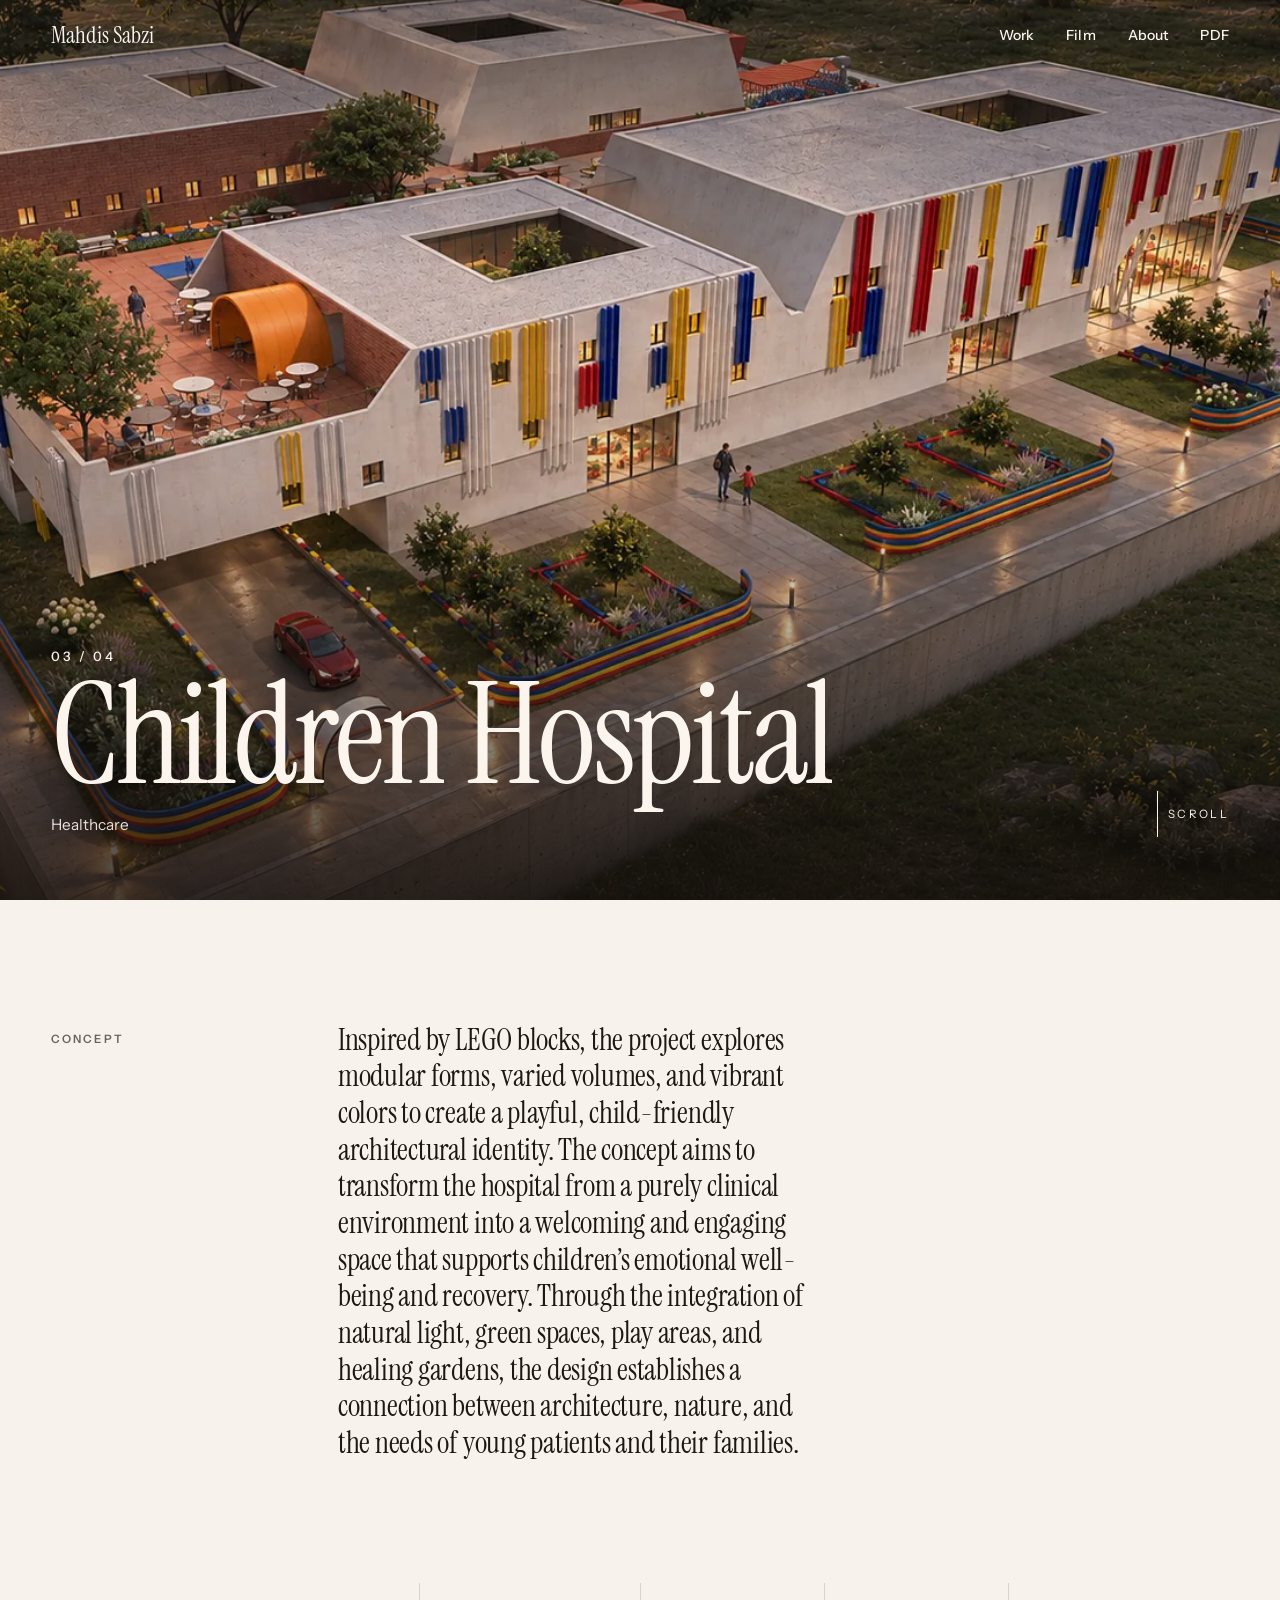
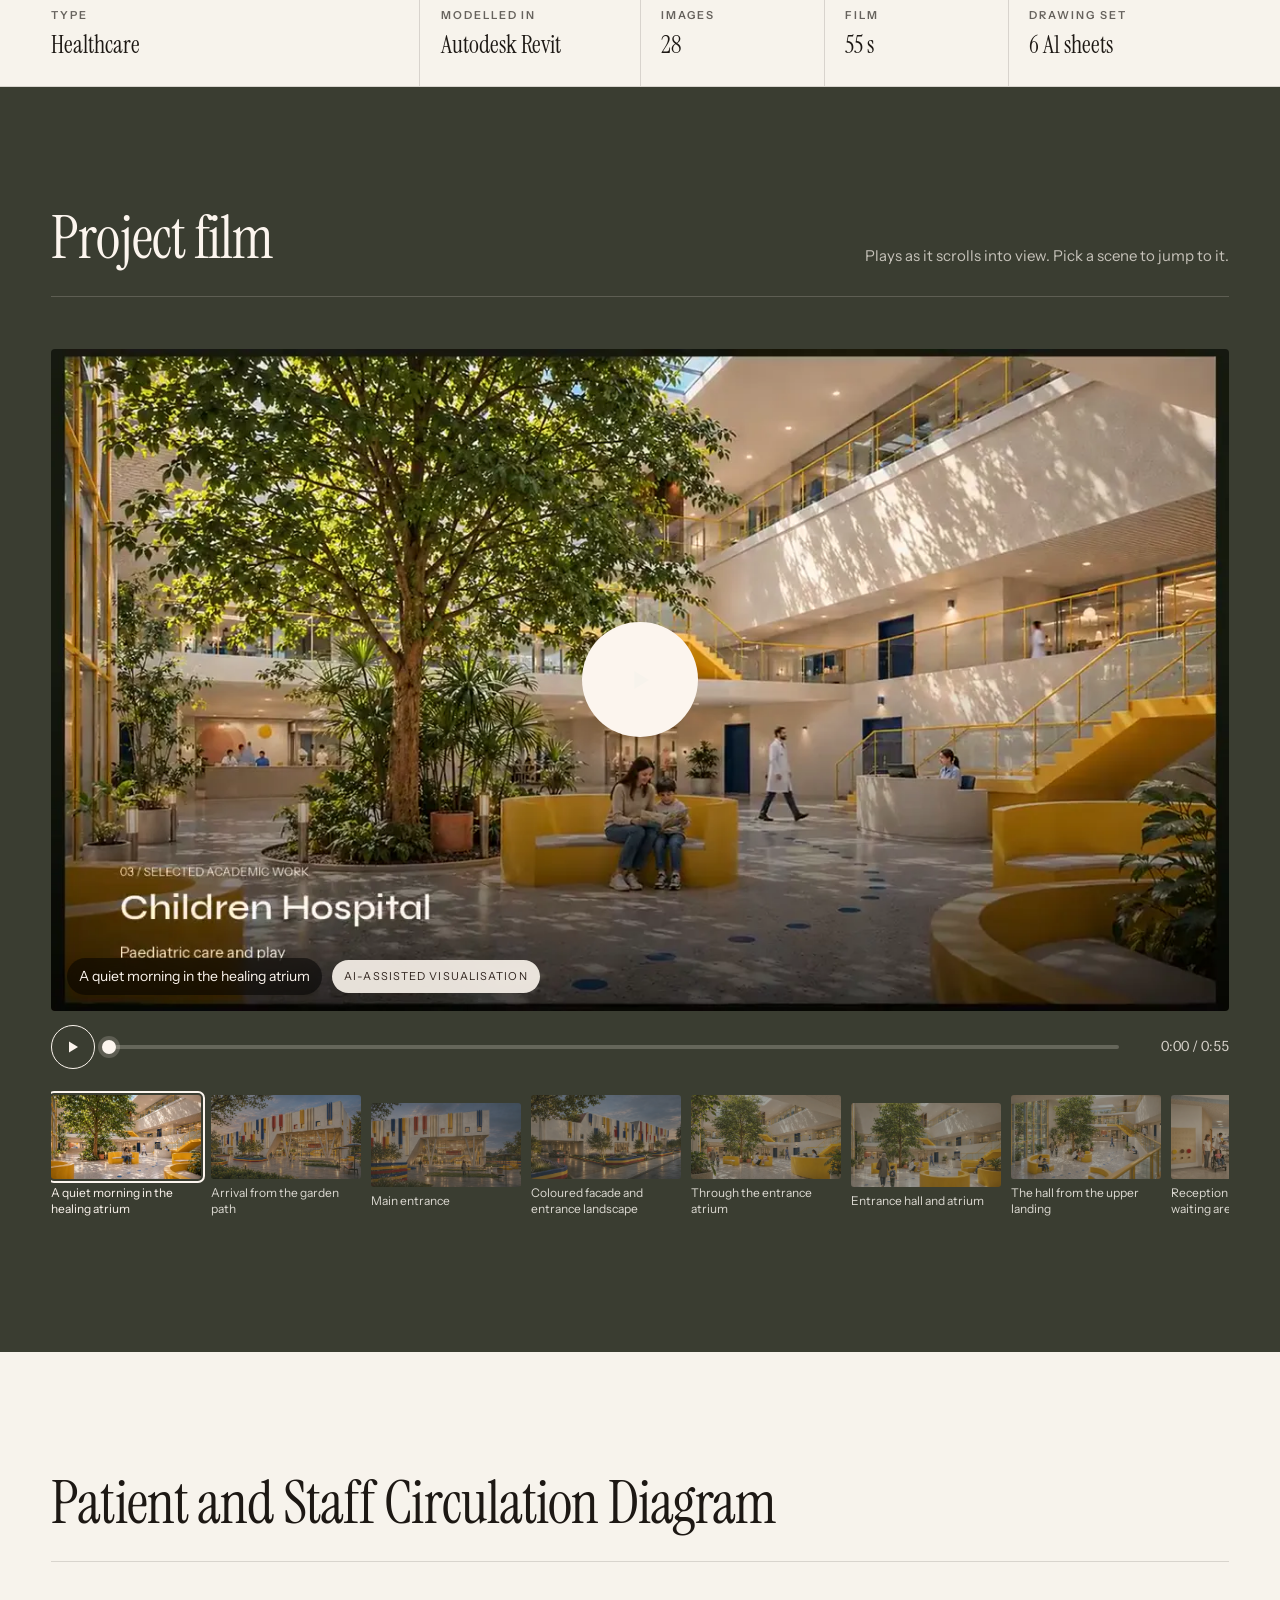
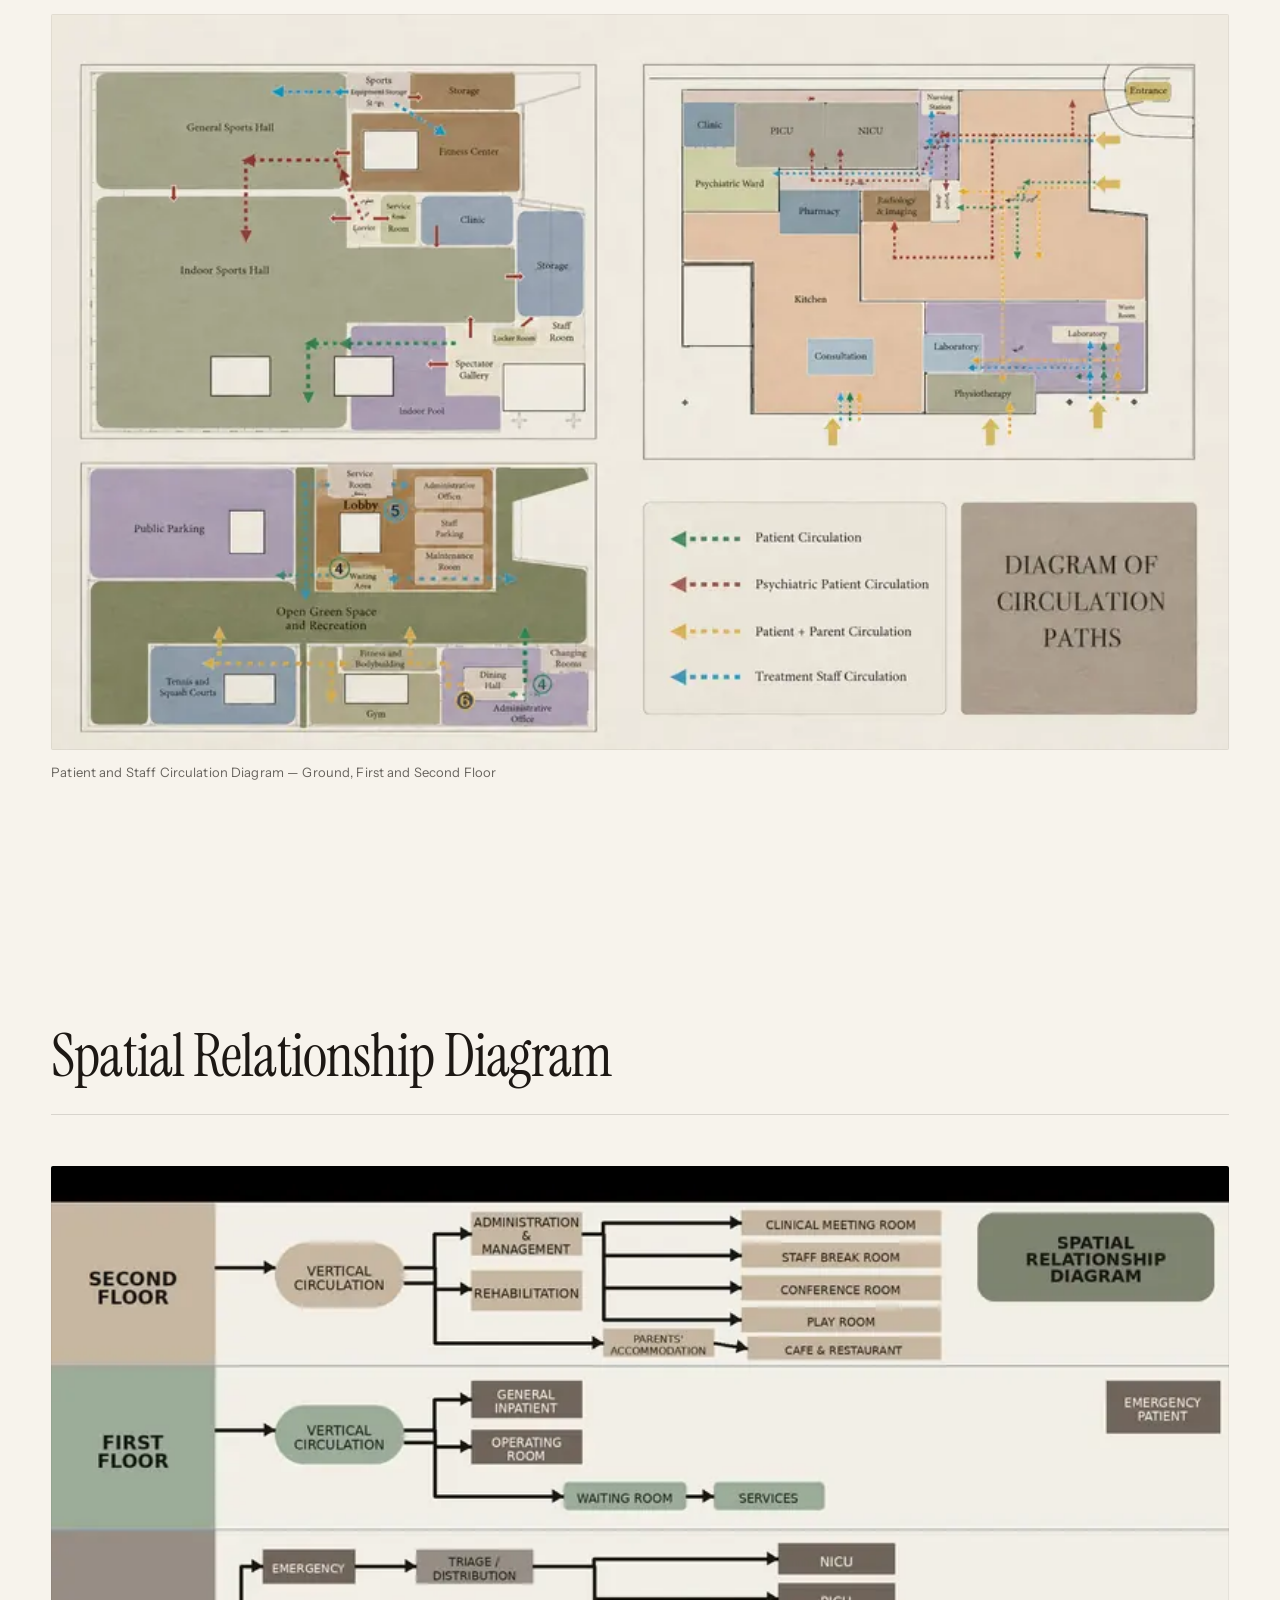
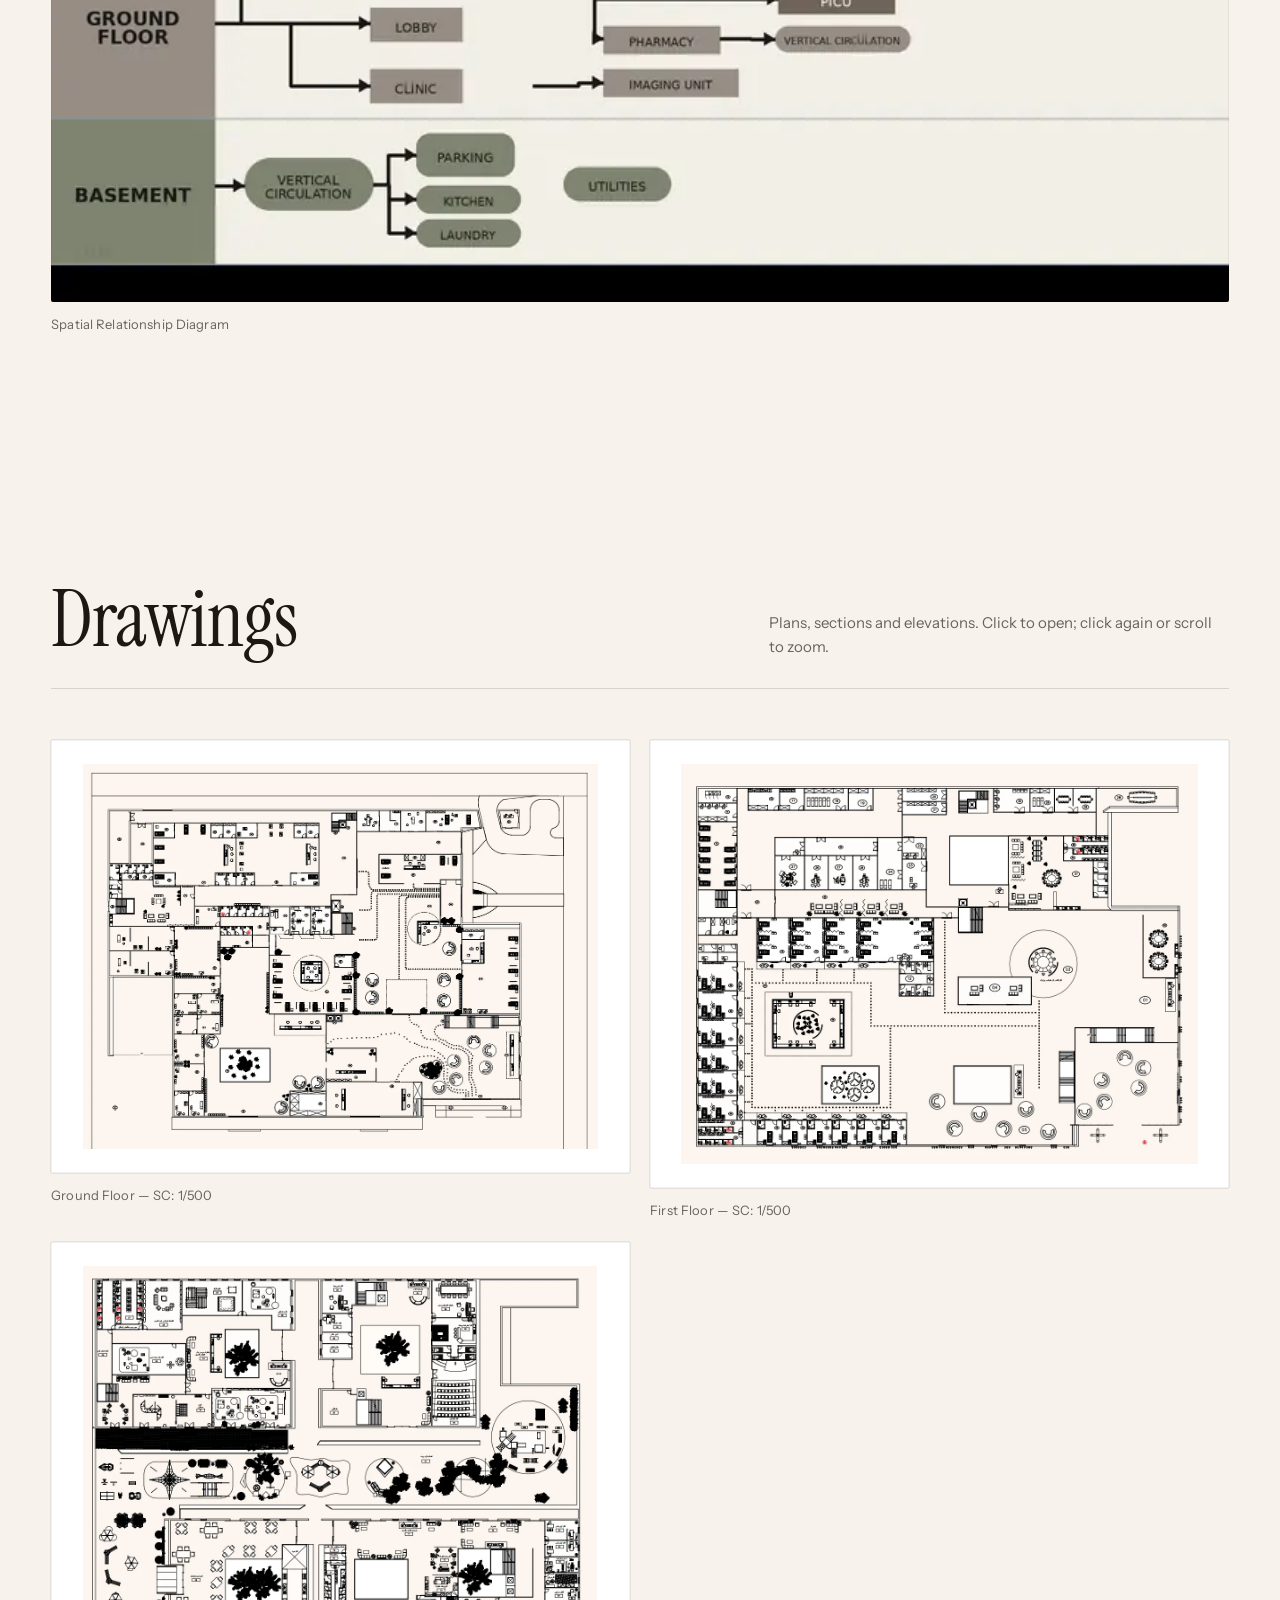
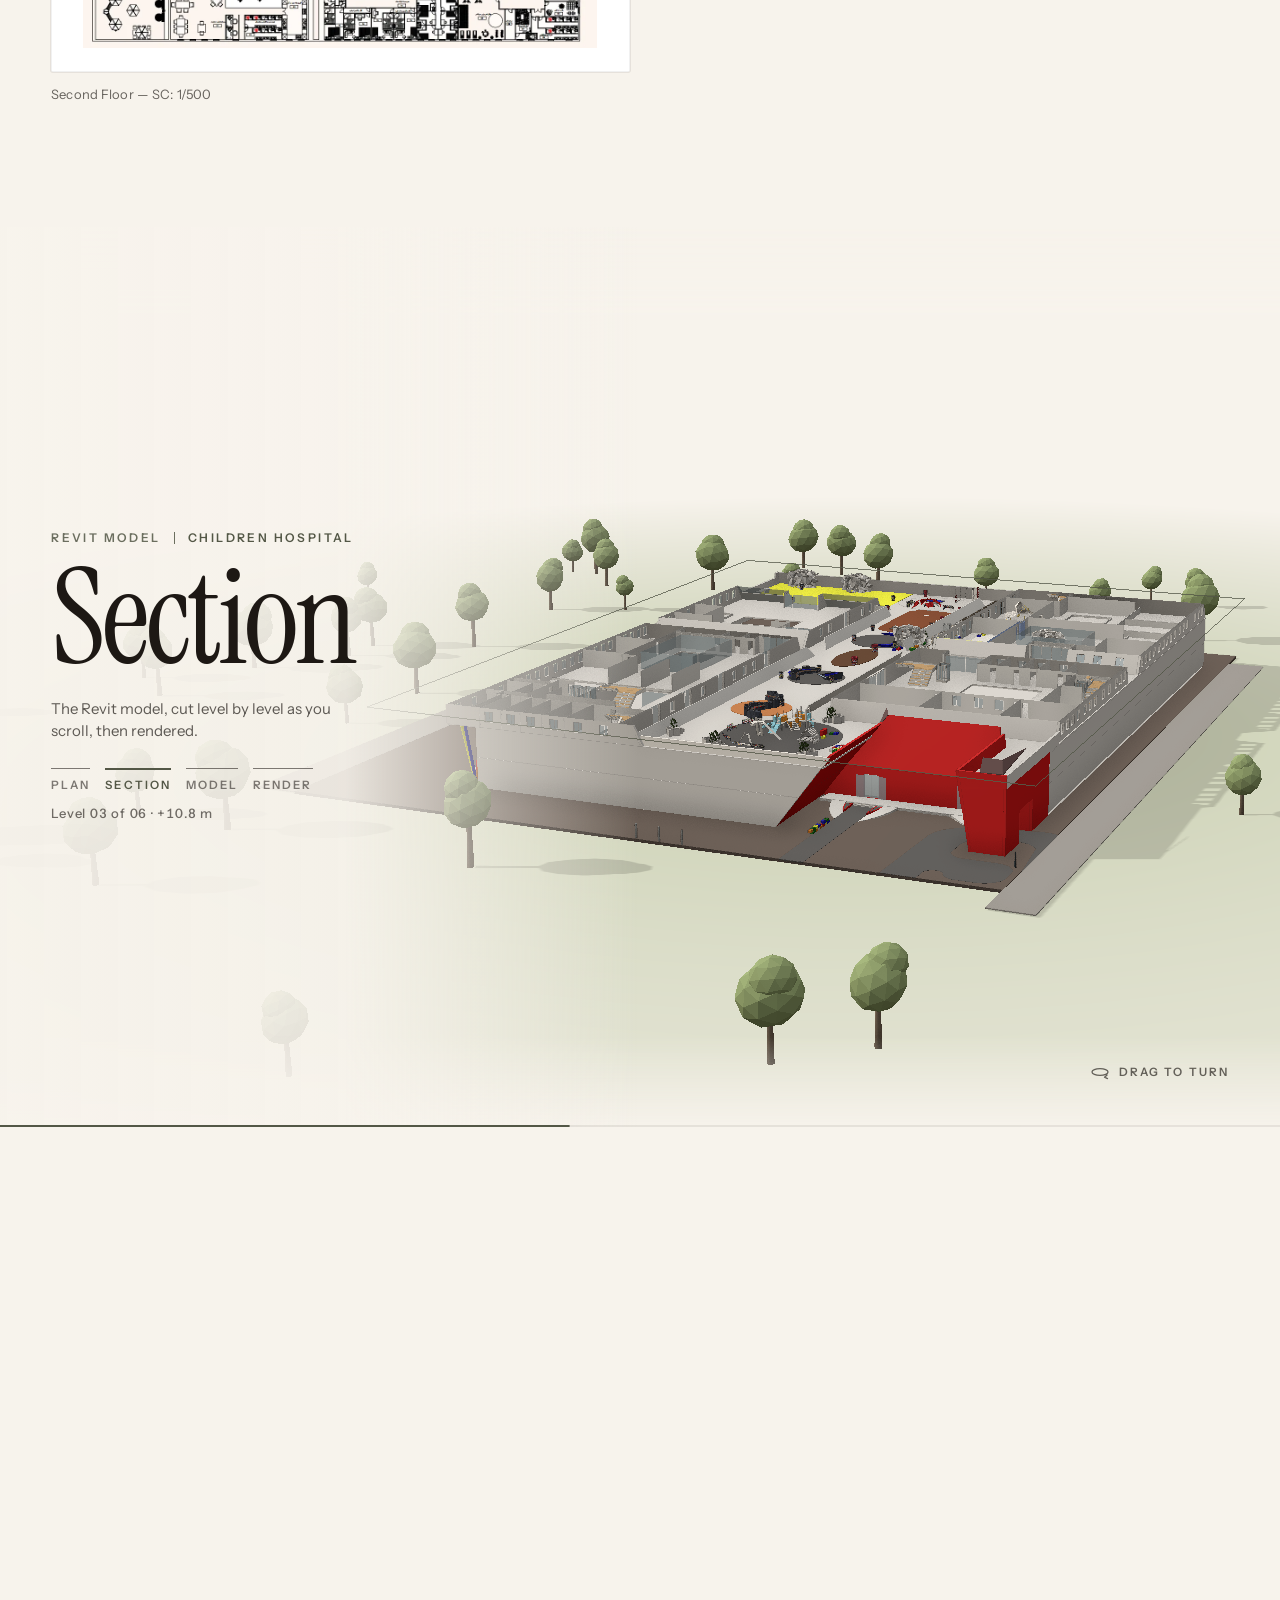
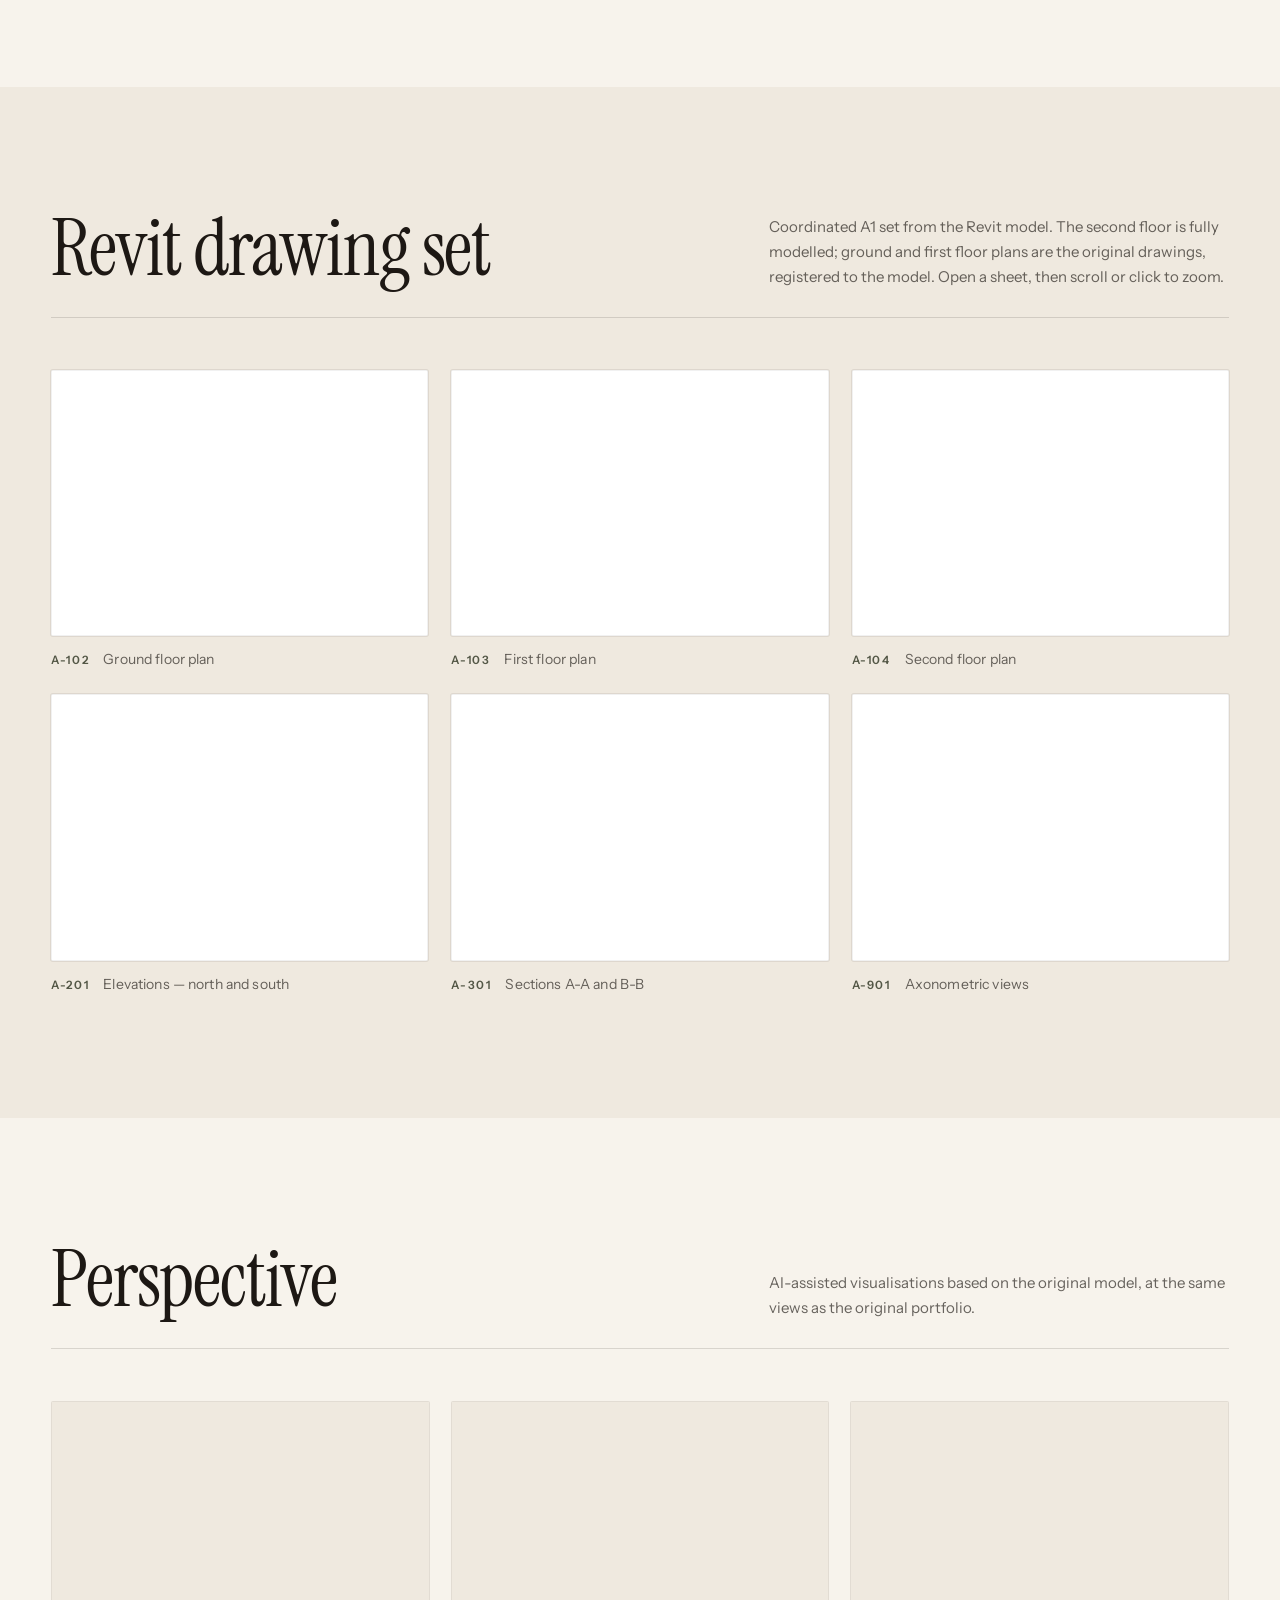
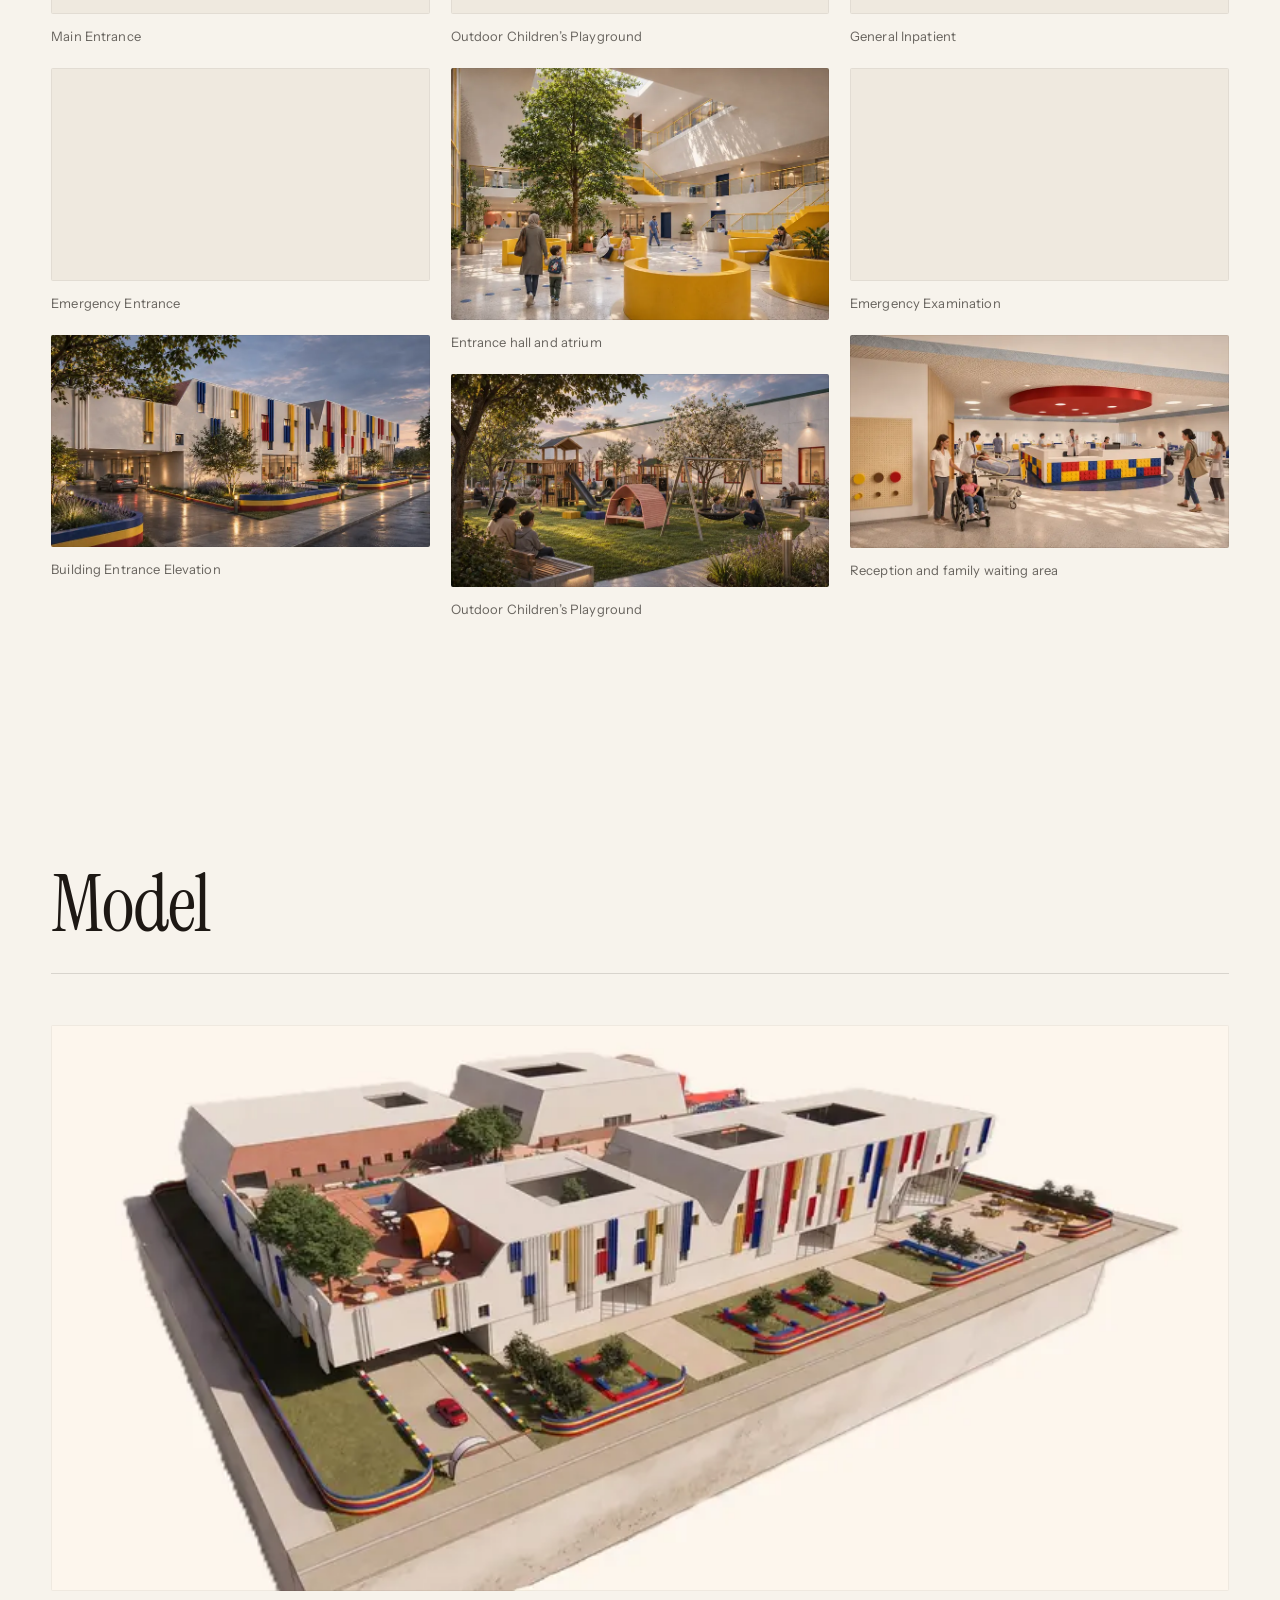
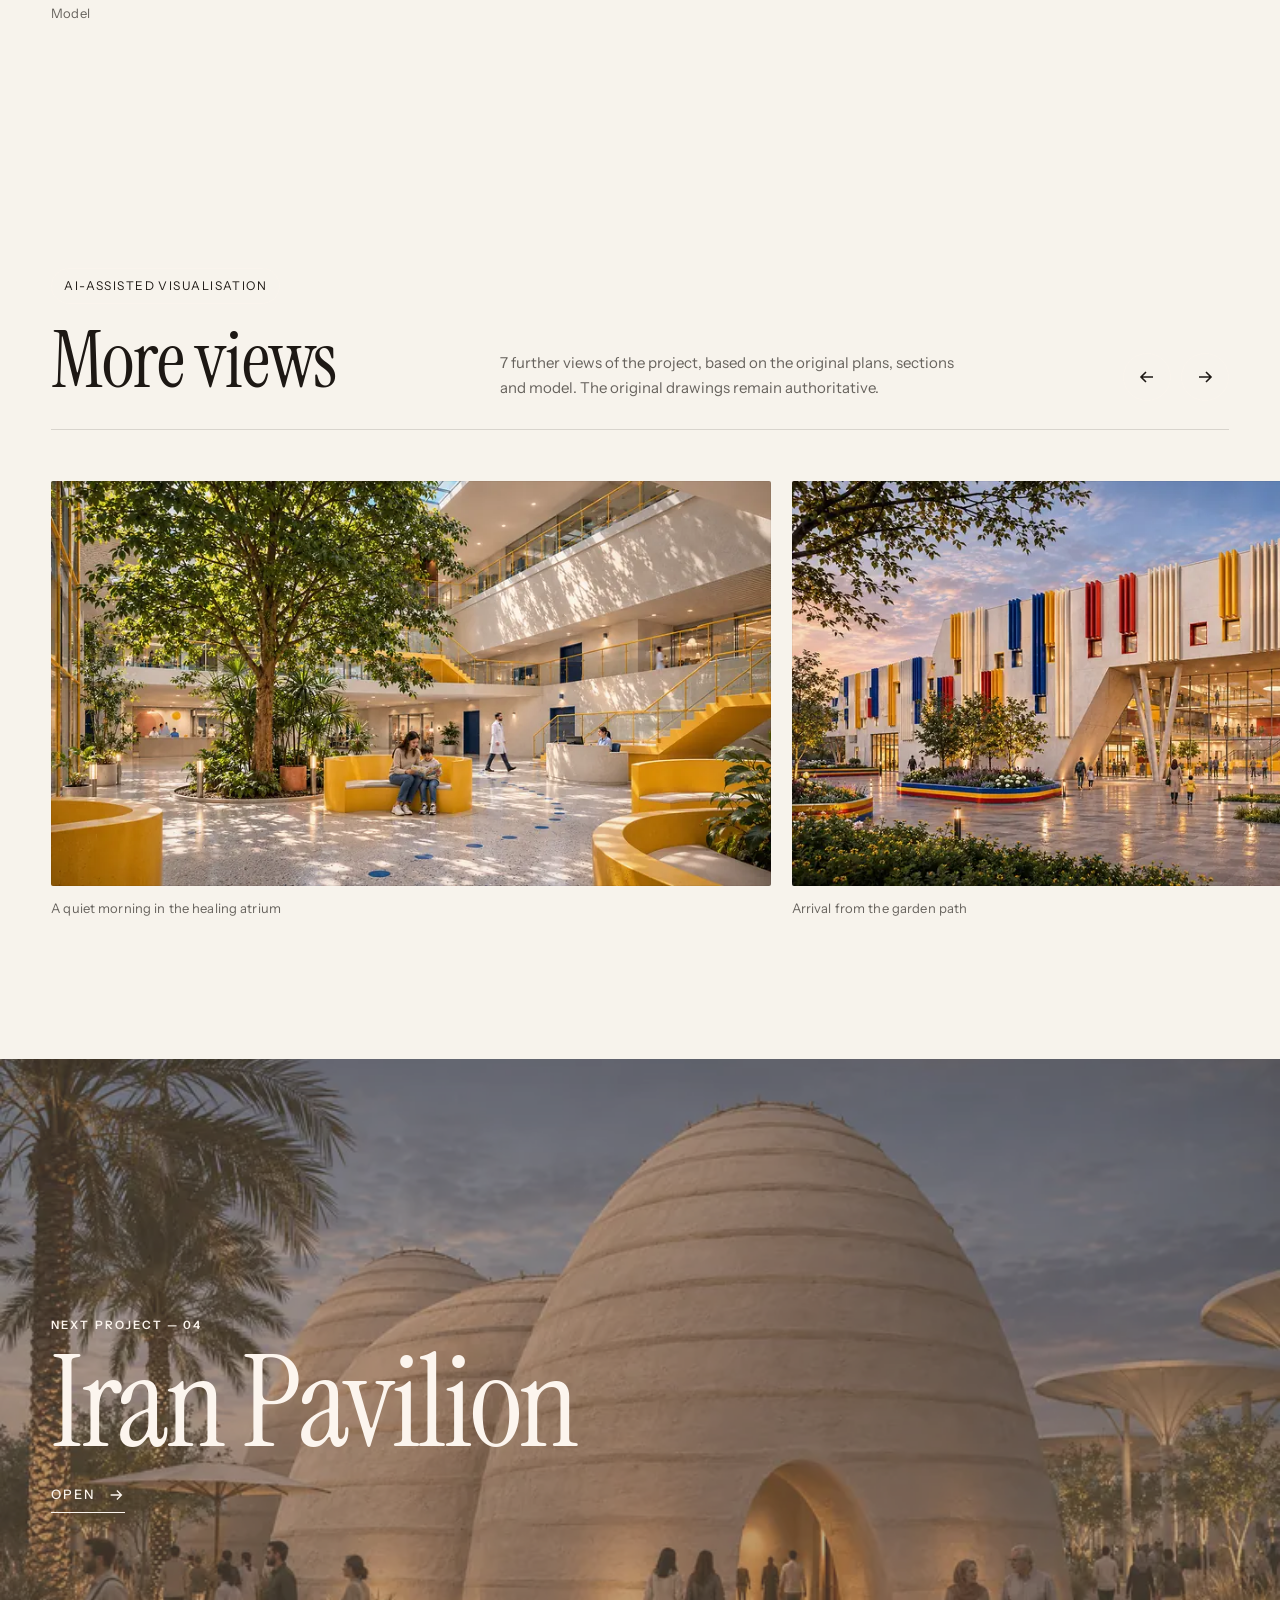
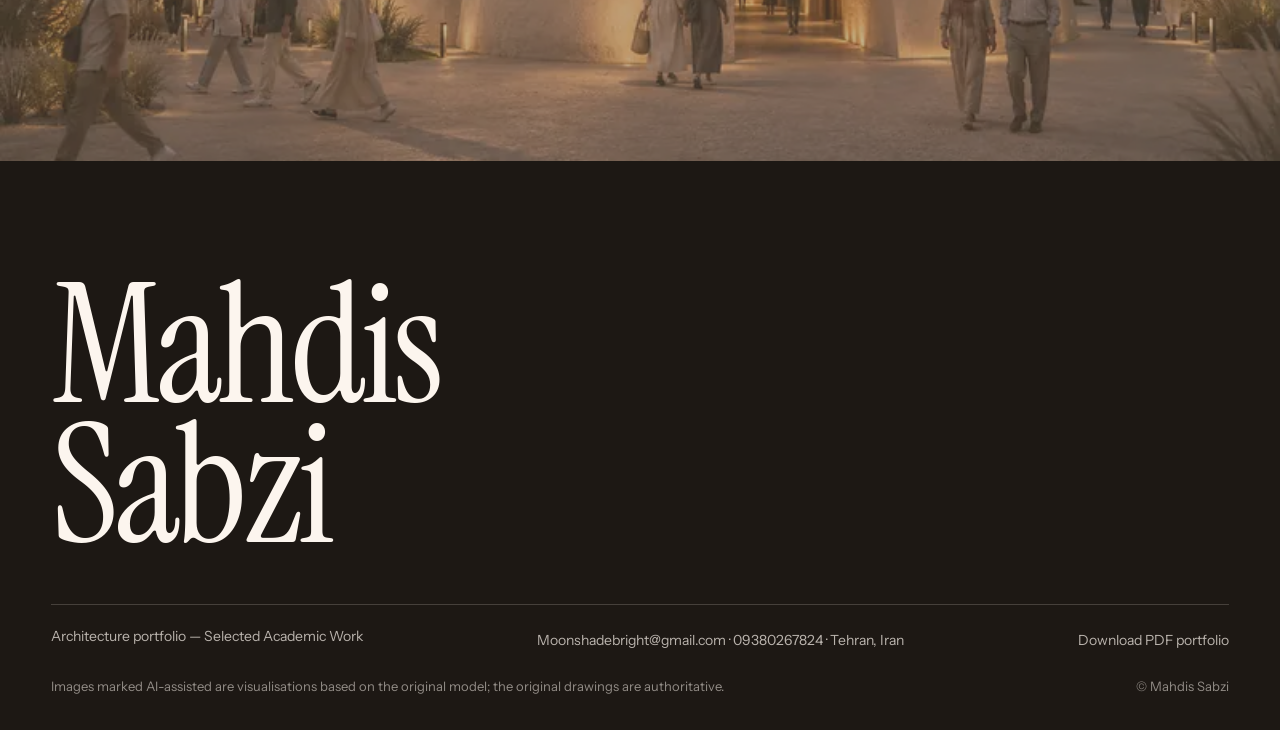
<file: children-hospital.html>
<!doctype html><html lang="en"><head><meta charset="utf-8"><meta name="viewport" content="width=device-width,initial-scale=1,viewport-fit=cover">
<title>Children Hospital — Mahdis Sabzi</title><meta name="description" content="Inspired by LEGO blocks, the project explores modular forms, varied volumes, and vibrant colors to create a playful, child-friendly architectural identity.">
<meta property="og:title" content="Children Hospital — Mahdis Sabzi"><meta property="og:description" content="Inspired by LEGO blocks, the project explores modular forms, varied volumes, and vibrant colors to create a playful, child-friendly architectural identity."><meta property="og:image" content="https://kariminima2005-glitch.github.io/mahdis-portfolio/img/og/children-hospital.jpg"><meta property="og:image:width" content="1200"><meta property="og:image:height" content="630"><meta property="og:url" content="https://kariminima2005-glitch.github.io/mahdis-portfolio/children-hospital.html"><meta property="og:type" content="website"><meta property="og:site_name" content="Mahdis Sabzi"><meta name="twitter:card" content="summary_large_image"><link rel="canonical" href="https://kariminima2005-glitch.github.io/mahdis-portfolio/children-hospital.html">
<meta name="theme-color" data-o content="#535746">
<link rel="icon" href="data:image/svg+xml,%3Csvg xmlns='http://www.w3.org/2000/svg' viewBox='0 0 64 64'%3E%3Crect width='64' height='64' rx='12' fill='%235A4135'/%3E%3Ctext x='50%25' y='58%25' text-anchor='middle' dominant-baseline='middle' font-family='Arial' font-weight='700' font-size='30' fill='%23FCF5EE'%3EMS%3C/text%3E%3C/svg%3E">
<link rel="preconnect" href="https://fonts.googleapis.com"><link rel="preconnect" href="https://fonts.gstatic.com" crossorigin>
<link href="https://fonts.googleapis.com/css2?family=Instrument+Sans:ital,wght@0,400..700;1,400..700&family=Instrument+Serif:ital@0;1&display=swap" rel="stylesheet">
<link rel="stylesheet" href="assets/style.css?v=30"><link rel="stylesheet" href="assets/refine.css?v=30"><script>try{var x=JSON.parse(sessionStorage.getItem('xf')||'null');if(x&&Date.now()-x.t<5000){document.documentElement.classList.add('xf');document.documentElement.style.setProperty('--xfc',x.c)}}catch(e){}</script><link rel="preload" as="image" href="img/ai/p3_aerial_context_v4.webp">
</head><body class="paper" style="--pc:#535746;--pc-deep:#3A3D31;--pc-soft:#676A5A">
<a class="skip" href="#main">Skip to content</a>
<header class="nav"><a class="brand" href="index.html">Mahdis Sabzi</a><nav aria-label="Main"><ul>
<li><a href="index.html#work">Work</a></li><li class="hide-sm"><a href="index.html#film">Film</a></li><li class="hide-sm"><a href="index.html#about">About</a></li><li class="hide-sm"><a href="portfolio.pdf" download>PDF</a></li></ul><button class="menu-btn" type="button" aria-expanded="false" aria-controls="mmenu"><span>Menu</span><i></i></button></nav></header>
<div class="mmenu" id="mmenu"><nav aria-label="Menu"><a href="index.html#work">Work</a><a href="index.html#film">Film</a><a href="index.html#about">About</a><a href="portfolio.pdf" download>PDF</a></nav>
<p class="mm-contact"><a href="mailto:Moonshadebright@gmail.com">Moonshadebright@gmail.com</a><br><a href="tel:09380267824">09380267824</a> · Tehran, Iran</p></div>
<main id="main">
<section class="p-hero"><img src="img/ai/p3_aerial_context_v4.webp" width="1806" height="871" alt="Children Hospital" fetchpriority="high">
<div class="hero-copy"><div class="num">03 / 04</div><h1 class="split">Children Hospital</h1><div class="type">Healthcare</div></div>
<div class="scroll-cue" aria-hidden="true"><i></i>Scroll</div></section>

<section class="sec" id="s1" data-title="Concept"><div class="wrap lead-wrap"><p class="eyebrow rv">Concept</p><div><p class="lead rv">Inspired by LEGO blocks, the project explores modular forms, varied volumes, and vibrant colors to create a playful, child-friendly architectural identity. The concept aims to transform the hospital from a purely clinical environment into a welcoming and engaging space that supports children’s emotional well-being and recovery. Through the integration of natural light, green spaces, play areas, and healing gardens, the design establishes a connection between architecture, nature, and the needs of young patients and their families.</p></div></div></section>

<section class="facts-band"><div class="wrap"><dl class="pfacts"><div class="rv"><dt>Type</dt><dd>Healthcare</dd></div><div class="rv"><dt>Modelled in</dt><dd>Autodesk Revit</dd></div><div class="rv"><dt>Images</dt><dd>28</dd></div><div class="rv"><dt>Film</dt><dd>55 s</dd></div><div class="rv"><dt>Drawing set</dt><dd>6 A1 sheets</dd></div></dl></div></section>
<section class="sec cine" id="s2" data-title="Project film"><div class="wrap">
<div class="sec-head"><h2 class="rv sm">Project film</h2><p class="rv">Plays as it scrolls into view. Pick a scene to jump to it.</p></div>
<div class="rv" data-player data-autoplay>
<script type="application/json">{"duration": 55.25, "chapters": [{"start": 0, "end": 55.25, "color": "#535746", "title": "Children Hospital"}], "scenes": [{"start": 0.0, "caption": "A quiet morning in the healing atrium", "thumb": "img/ai/p3_signature_v5.thumb.webp", "ai": true, "color": "#535746"}, {"start": 3.25, "caption": "Arrival from the garden path", "thumb": "img/ai/p3_arrival_oblique_v5.thumb.webp", "ai": true, "color": "#535746"}, {"start": 6.5, "caption": "Main entrance", "thumb": "img/ai/p3_main_entrance_v4.thumb.webp", "ai": true, "color": "#535746"}, {"start": 9.75, "caption": "Coloured facade and entrance landscape", "thumb": "img/ai/p3_entrance_elevation_v4.thumb.webp", "ai": true, "color": "#535746"}, {"start": 13.0, "caption": "Through the entrance atrium", "thumb": "img/ai/p3_atrium_ground_v5.thumb.webp", "ai": true, "color": "#535746"}, {"start": 16.25, "caption": "Entrance hall and atrium", "thumb": "img/ai/p3_entrance_hall_v4.thumb.webp", "ai": true, "color": "#535746"}, {"start": 19.5, "caption": "The hall from the upper landing", "thumb": "img/ai/p3_hall_upper_v5.thumb.webp", "ai": true, "color": "#535746"}, {"start": 22.75, "caption": "Reception and family waiting area", "thumb": "img/ai/p3_reception_waiting_v4.thumb.webp", "ai": true, "color": "#535746"}, {"start": 26.0, "caption": "General inpatient nursing station and recovery circulation", "thumb": "img/ai/p3_inpatient_v4.thumb.webp", "ai": true, "color": "#535746"}, {"start": 29.25, "caption": "Emergency entrance", "thumb": "img/ai/p3_emergency_entrance_v4.thumb.webp", "ai": true, "color": "#535746"}, {"start": 32.5, "caption": "The emergency approach", "thumb": "img/ai/p3_emergency_oblique_v5.thumb.webp", "ai": true, "color": "#535746"}, {"start": 35.75, "caption": "Emergency examination and staff station", "thumb": "img/ai/p3_emergency_exam_v4.thumb.webp", "ai": true, "color": "#535746"}, {"start": 39.0, "caption": "Play courtyard and family garden - ground view", "thumb": "img/ai/p3_play_courtyard_ground_v4.thumb.webp", "ai": true, "color": "#535746"}, {"start": 42.25, "caption": "The play garden from the shaded edge", "thumb": "img/ai/p3_garden_reverse_v5.thumb.webp", "ai": true, "color": "#535746"}, {"start": 45.5, "caption": "Among the elevated play spaces", "thumb": "img/ai/p3_roof_play_eye_v5.thumb.webp", "ai": true, "color": "#535746"}, {"start": 48.75, "caption": "Play courtyard and healing garden - elevated view", "thumb": "img/ai/p3_play_courtyard_aerial_v4.thumb.webp", "ai": true, "color": "#535746"}, {"start": 52.0, "caption": "Aerial and context view", "thumb": "img/ai/p3_aerial_context_v4.thumb.webp", "ai": true, "color": "#535746"}]}</script>
<div class="player"><video preload="none" playsinline muted poster="img/film/p3-poster.webp" src="media/p3.mp4" aria-label="Children Hospital film"></video>
<button class="big-play" type="button" aria-label="Play film"><svg width="26" height="26" viewBox="0 0 16 16" aria-hidden="true"><path d="M4.5 2.5v11l9-5.5z" fill="currentColor"/></svg></button>
<div class="cap" aria-live="polite"><span class="t"></span><span class="ai" hidden>AI-assisted visualisation</span></div></div>
<div class="controls"><button class="pp" type="button" aria-label="Play"><svg width="16" height="16" viewBox="0 0 16 16" aria-hidden="true"><path d="M4 2.5v11l9-5.5z" fill="currentColor"/></svg></button>
<div class="track" role="slider" aria-label="Film position" aria-valuemin="0" aria-valuemax="100" aria-valuenow="0" aria-valuetext="Start" tabindex="0"><div class="segs"></div><div class="knob"></div><div class="tip"><img alt=""><span></span></div></div><span class="time">0:00</span></div>
<div class="strip" aria-label="Scenes — click to jump"></div></div>
</div></section>
<section class="sec" id="s3" data-title="Patient and Staff Circulation Diagram"><div class="wrap">
<div class="sec-head"><h2 class="rv sm">Patient and Staff Circulation Diagram</h2></div><figure class=" rv"><button class="tile sheet rv-img" type="button" data-lb="children-hospital-t" data-full="img/orig/image34.webp" data-cap="Patient and Staff Circulation Diagram — Ground, First and Second Floor" data-src="Original portfolio" aria-label="Open image: Patient and Staff Circulation Diagram — Ground, First and Second Floor"><img loading="lazy" decoding="async" src="img/orig/image34.thumb.webp" width="1586" height="992" alt="Patient and Staff Circulation Diagram — Ground, First and Second Floor"></button><figcaption>Patient and Staff Circulation Diagram — Ground, First and Second Floor</figcaption></figure></div></section>
<section class="sec" id="s4" data-title="Spatial Relationship Diagram"><div class="wrap">
<div class="sec-head"><h2 class="rv sm">Spatial Relationship Diagram</h2></div><figure class=" rv"><button class="tile sheet rv-img" type="button" data-lb="children-hospital-t" data-full="img/orig/image35.webp" data-cap="Spatial Relationship Diagram" data-src="Original portfolio" aria-label="Open image: Spatial Relationship Diagram"><img loading="lazy" decoding="async" src="img/orig/image35.thumb.webp" width="1920" height="1200" alt="Spatial Relationship Diagram"></button><figcaption>Spatial Relationship Diagram</figcaption></figure></div></section>
<section class="sec" id="s5" data-title="Drawings"><div class="wrap"><div class="sec-head"><h2 class="rv">Drawings</h2><p class="rv">Plans, sections and elevations. Click to open; click again or scroll to zoom.</p></div>
<div class="drawings"><figure class=" rv"><button class="tile fit rv-img" style="aspect-ratio:1.338" type="button" data-lb="children-hospital-dr" data-full="img/orig/image45.webp" data-cap="Ground Floor — SC: 1/500" data-src="Original drawing" aria-label="Open image: Ground Floor — SC: 1/500"><img loading="lazy" decoding="async" src="img/orig/image45.webp" width="1176" height="879" alt="Ground Floor — SC: 1/500"></button><figcaption>Ground Floor — SC: 1/500</figcaption></figure><figure class=" rv"><button class="tile fit rv-img" style="aspect-ratio:1.293" type="button" data-lb="children-hospital-dr" data-full="img/orig/image46.webp" data-cap="First Floor — SC: 1/500" data-src="Original drawing" aria-label="Open image: First Floor — SC: 1/500"><img loading="lazy" decoding="async" src="img/orig/image46.webp" width="1164" height="900" alt="First Floor — SC: 1/500"></button><figcaption>First Floor — SC: 1/500</figcaption></figure><figure class=" rv"><button class="tile fit rv-img" style="aspect-ratio:1.345" type="button" data-lb="children-hospital-dr" data-full="img/orig/image47.webp" data-cap="Second Floor — SC: 1/500" data-src="Original drawing" aria-label="Open image: Second Floor — SC: 1/500"><img loading="lazy" decoding="async" src="img/orig/image47.webp" width="1146" height="852" alt="Second Floor — SC: 1/500"></button><figcaption>Second Floor — SC: 1/500</figcaption></figure></div></div></section>
<section class="m3d" id="model" data-title="3D model" data-model="models/ho.mdl?v=30" data-setting="grass" data-accent="#535746" aria-label="Children Hospital: the Revit model"><div class="m3d-pin"><img class="m3d-poster" src="img/m3d/ho.webp" width="1600" height="1000" loading="lazy" decoding="async" alt="Children Hospital, the finished Revit model seen from above"><img class="m3d-render" src="img/m3d/ho_render.webp?v=30" width="1920" height="1200" loading="lazy" decoding="async" alt="Children Hospital: Blender render of the Revit model in a landscape setting"><div class="m3d-drag" tabindex="0" role="group" aria-label="3D model of Children Hospital. Drag, or use the left and right arrow keys, to turn it."></div><div class="m3d-ui wrap"><p class="m3d-eye"><span>Revit model</span>Children Hospital</p><p class="m3d-word" aria-hidden="true">Plan</p><p class="m3d-note">The Revit model, cut level by level as you scroll, then rendered.</p><ol class="m3d-steps" aria-hidden="true"><li class="on">Plan</li><li>Section</li><li>Model</li><li>Render</li></ol><p class="m3d-lvl" aria-hidden="true"></p></div><p class="m3d-hint" aria-hidden="true"><svg width="22" height="22" viewBox="0 0 22 22"><path d="M3 11a8 3.4 0 1 0 16 0a8 3.4 0 1 0-16 0M15.5 16.2l2.6-2.2M15.5 16.2l3 1.4" stroke="currentColor" stroke-width="1.3" fill="none" stroke-linecap="round"/></svg>Drag to turn</p><p class="m3d-credit">Rendered in Blender from the Revit model. Landscape is illustrative.</p><p class="m3d-load" aria-hidden="true">Loading model</p><div class="m3d-bar" aria-hidden="true"><i></i></div></div></section>
<section class="sec tint" id="s9" data-title="Revit drawing set"><div class="wrap"><div class="sec-head"><h2 class="rv">Revit drawing set</h2><p class="rv">Coordinated A1 set from the Revit model. The second floor is fully modelled; ground and first floor plans are the original drawings, registered to the model. Open a sheet, then scroll or click to zoom.</p></div><div class="sheets"><figure class="sheet rv"><button class="tile fit rv-img" type="button" data-lb="ho-revit" data-full="img/revit/ho_a102.webp" data-cap="A-102 — Ground floor plan" data-src="Revit drawing set, sheet A-102" aria-label="Open sheet A-102: Ground floor plan"><img loading="lazy" decoding="async" src="img/revit/ho_a102.thumb.webp" width="3312" height="2339" alt="Ground floor plan"></button><figcaption><b>A-102</b><span>Ground floor plan</span></figcaption></figure><figure class="sheet rv"><button class="tile fit rv-img" type="button" data-lb="ho-revit" data-full="img/revit/ho_a103.webp" data-cap="A-103 — First floor plan" data-src="Revit drawing set, sheet A-103" aria-label="Open sheet A-103: First floor plan"><img loading="lazy" decoding="async" src="img/revit/ho_a103.thumb.webp" width="3312" height="2339" alt="First floor plan"></button><figcaption><b>A-103</b><span>First floor plan</span></figcaption></figure><figure class="sheet rv"><button class="tile fit rv-img" type="button" data-lb="ho-revit" data-full="img/revit/ho_a104.webp" data-cap="A-104 — Second floor plan" data-src="Revit drawing set, sheet A-104" aria-label="Open sheet A-104: Second floor plan"><img loading="lazy" decoding="async" src="img/revit/ho_a104.thumb.webp" width="3312" height="2339" alt="Second floor plan"></button><figcaption><b>A-104</b><span>Second floor plan</span></figcaption></figure><figure class="sheet rv"><button class="tile fit rv-img" type="button" data-lb="ho-revit" data-full="img/revit/ho_a201.webp" data-cap="A-201 — Elevations — north and south" data-src="Revit drawing set, sheet A-201" aria-label="Open sheet A-201: Elevations — north and south"><img loading="lazy" decoding="async" src="img/revit/ho_a201.thumb.webp" width="3312" height="2339" alt="Elevations — north and south"></button><figcaption><b>A-201</b><span>Elevations — north and south</span></figcaption></figure><figure class="sheet rv"><button class="tile fit rv-img" type="button" data-lb="ho-revit" data-full="img/revit/ho_a301.webp" data-cap="A-301 — Sections A-A and B-B" data-src="Revit drawing set, sheet A-301" aria-label="Open sheet A-301: Sections A-A and B-B"><img loading="lazy" decoding="async" src="img/revit/ho_a301.thumb.webp" width="3312" height="2339" alt="Sections A-A and B-B"></button><figcaption><b>A-301</b><span>Sections A-A and B-B</span></figcaption></figure><figure class="sheet rv"><button class="tile fit rv-img" type="button" data-lb="ho-revit" data-full="img/revit/ho_a901.webp" data-cap="A-901 — Axonometric views" data-src="Revit drawing set, sheet A-901" aria-label="Open sheet A-901: Axonometric views"><img loading="lazy" decoding="async" src="img/revit/ho_a901.thumb.webp" width="3312" height="2339" alt="Axonometric views"></button><figcaption><b>A-901</b><span>Axonometric views</span></figcaption></figure></div></div></section>
<section class="sec" id="s6" data-title="Perspective"><div class="wrap"><div class="sec-head"><h2 class="rv">Perspective</h2><p class="rv">AI-assisted visualisations based on the original model, at the same views as the original portfolio.</p></div>
<div class="masonry"><figure class=" rv"><button class="tile rv-img" type="button" data-lb="children-hospital-pe" data-full="img/ai/p3_main_entrance_v4.webp" data-cap="Main Entrance" data-src="AI-assisted visualisation" aria-label="Open image: Main Entrance"><img loading="lazy" decoding="async" src="img/ai/p3_main_entrance_v4.thumb.webp" width="1672" height="941" alt="Main Entrance"></button><figcaption>Main Entrance</figcaption></figure><figure class=" rv"><button class="tile rv-img" type="button" data-lb="children-hospital-pe" data-full="img/ai/p3_emergency_entrance_v4.webp" data-cap="Emergency Entrance" data-src="AI-assisted visualisation" aria-label="Open image: Emergency Entrance"><img loading="lazy" decoding="async" src="img/ai/p3_emergency_entrance_v4.thumb.webp" width="1672" height="941" alt="Emergency Entrance"></button><figcaption>Emergency Entrance</figcaption></figure><figure class=" rv"><button class="tile rv-img" type="button" data-lb="children-hospital-pe" data-full="img/ai/p3_entrance_elevation_v4.webp" data-cap="Building Entrance Elevation" data-src="AI-assisted visualisation" aria-label="Open image: Building Entrance Elevation"><img loading="lazy" decoding="async" src="img/ai/p3_entrance_elevation_v4.thumb.webp" width="1673" height="940" alt="Building Entrance Elevation"></button><figcaption>Building Entrance Elevation</figcaption></figure><figure class=" rv"><button class="tile rv-img" type="button" data-lb="children-hospital-pe" data-full="img/ai/p3_play_courtyard_aerial_v4.webp" data-cap="Outdoor Children’s Playground" data-src="AI-assisted visualisation" aria-label="Open image: Outdoor Children’s Playground"><img loading="lazy" decoding="async" src="img/ai/p3_play_courtyard_aerial_v4.thumb.webp" width="1672" height="940" alt="Outdoor Children’s Playground"></button><figcaption>Outdoor Children’s Playground</figcaption></figure><figure class=" rv"><button class="tile rv-img" type="button" data-lb="children-hospital-pe" data-full="img/ai/p3_entrance_hall_v4.webp" data-cap="Entrance hall and atrium" data-src="AI-assisted visualisation" aria-label="Open image: Entrance hall and atrium"><img loading="lazy" decoding="async" src="img/ai/p3_entrance_hall_v4.thumb.webp" width="1536" height="1024" alt="Entrance hall and atrium"></button><figcaption>Entrance hall and atrium</figcaption></figure><figure class=" rv"><button class="tile rv-img" type="button" data-lb="children-hospital-pe" data-full="img/ai/p3_play_courtyard_ground_v4.webp" data-cap="Outdoor Children’s Playground" data-src="AI-assisted visualisation" aria-label="Open image: Outdoor Children’s Playground"><img loading="lazy" decoding="async" src="img/ai/p3_play_courtyard_ground_v4.thumb.webp" width="1672" height="941" alt="Outdoor Children’s Playground"></button><figcaption>Outdoor Children’s Playground</figcaption></figure><figure class=" rv"><button class="tile rv-img" type="button" data-lb="children-hospital-pe" data-full="img/ai/p3_inpatient_v4.webp" data-cap="General Inpatient" data-src="AI-assisted visualisation" aria-label="Open image: General Inpatient"><img loading="lazy" decoding="async" src="img/ai/p3_inpatient_v4.thumb.webp" width="1672" height="941" alt="General Inpatient"></button><figcaption>General Inpatient</figcaption></figure><figure class=" rv"><button class="tile rv-img" type="button" data-lb="children-hospital-pe" data-full="img/ai/p3_emergency_exam_v4.webp" data-cap="Emergency Examination" data-src="AI-assisted visualisation" aria-label="Open image: Emergency Examination"><img loading="lazy" decoding="async" src="img/ai/p3_emergency_exam_v4.thumb.webp" width="1672" height="941" alt="Emergency Examination"></button><figcaption>Emergency Examination</figcaption></figure><figure class=" rv"><button class="tile rv-img" type="button" data-lb="children-hospital-pe" data-full="img/ai/p3_reception_waiting_v4.webp" data-cap="Reception and family waiting area" data-src="AI-assisted visualisation" aria-label="Open image: Reception and family waiting area"><img loading="lazy" decoding="async" src="img/ai/p3_reception_waiting_v4.thumb.webp" width="1672" height="941" alt="Reception and family waiting area"></button><figcaption>Reception and family waiting area</figcaption></figure></div></div></section>
<section class="sec" id="s7" data-title="Model"><div class="wrap"><div class="sec-head"><h2 class="rv">Model</h2></div>
<div class="drawings"><figure class="wide rv"><button class="tile sheet rv-img" type="button" data-lb="children-hospital-mo" data-full="img/extra/ho_model.webp" data-cap="Model" data-src="Model" aria-label="Open image: Model"><img loading="lazy" decoding="async" src="img/extra/ho_model.thumb.webp" width="1445" height="696" alt="Model"></button><figcaption>Model</figcaption></figure></div></div></section>
<section class="sec" id="s8" data-title="More views"><div class="wrap"><div class="sec-head"><div><span class="note">AI-assisted visualisation</span><h2 class="rv">More views</h2></div>
<p class="rv">7 further views of the project, based on the original plans, sections and model. The original drawings remain authoritative.</p>
<div class="rail-ctl"><button type="button" aria-label="Previous"><svg width="20" height="20" viewBox="0 0 20 20" aria-hidden="true"><path d="M16 10H4M9 5l-5 5 5 5" stroke="currentColor" stroke-width="1.6" fill="none"/></svg></button><button type="button" aria-label="Next"><svg width="20" height="20" viewBox="0 0 20 20" aria-hidden="true"><path d="M4 10h12M11 5l5 5-5 5" stroke="currentColor" stroke-width="1.6" fill="none"/></svg></button></div></div></div>
<div class="rail"><figure class=""><button class="tile rv-img" type="button" data-lb="children-hospital-more" data-full="img/ai/p3_signature_v5.webp" data-cap="A quiet morning in the healing atrium" data-src="AI-assisted visualisation" aria-label="Open image: A quiet morning in the healing atrium"><img loading="lazy" decoding="async" src="img/ai/p3_signature_v5.thumb.webp" width="1672" height="941" alt="A quiet morning in the healing atrium"></button><figcaption>A quiet morning in the healing atrium</figcaption></figure><figure class=""><button class="tile rv-img" type="button" data-lb="children-hospital-more" data-full="img/ai/p3_arrival_oblique_v5.webp" data-cap="Arrival from the garden path" data-src="AI-assisted visualisation" aria-label="Open image: Arrival from the garden path"><img loading="lazy" decoding="async" src="img/ai/p3_arrival_oblique_v5.thumb.webp" width="1672" height="941" alt="Arrival from the garden path"></button><figcaption>Arrival from the garden path</figcaption></figure><figure class=""><button class="tile rv-img" type="button" data-lb="children-hospital-more" data-full="img/ai/p3_emergency_oblique_v5.webp" data-cap="The emergency approach" data-src="AI-assisted visualisation" aria-label="Open image: The emergency approach"><img loading="lazy" decoding="async" src="img/ai/p3_emergency_oblique_v5.thumb.webp" width="1672" height="941" alt="The emergency approach"></button><figcaption>The emergency approach</figcaption></figure><figure class=""><button class="tile rv-img" type="button" data-lb="children-hospital-more" data-full="img/ai/p3_atrium_ground_v5.webp" data-cap="Through the entrance atrium" data-src="AI-assisted visualisation" aria-label="Open image: Through the entrance atrium"><img loading="lazy" decoding="async" src="img/ai/p3_atrium_ground_v5.thumb.webp" width="1672" height="941" alt="Through the entrance atrium"></button><figcaption>Through the entrance atrium</figcaption></figure><figure class=""><button class="tile rv-img" type="button" data-lb="children-hospital-more" data-full="img/ai/p3_hall_upper_v5.webp" data-cap="The hall from the upper landing" data-src="AI-assisted visualisation" aria-label="Open image: The hall from the upper landing"><img loading="lazy" decoding="async" src="img/ai/p3_hall_upper_v5.thumb.webp" width="1672" height="941" alt="The hall from the upper landing"></button><figcaption>The hall from the upper landing</figcaption></figure><figure class=""><button class="tile rv-img" type="button" data-lb="children-hospital-more" data-full="img/ai/p3_garden_reverse_v5.webp" data-cap="The play garden from the shaded edge" data-src="AI-assisted visualisation" aria-label="Open image: The play garden from the shaded edge"><img loading="lazy" decoding="async" src="img/ai/p3_garden_reverse_v5.thumb.webp" width="1672" height="941" alt="The play garden from the shaded edge"></button><figcaption>The play garden from the shaded edge</figcaption></figure><figure class=""><button class="tile rv-img" type="button" data-lb="children-hospital-more" data-full="img/ai/p3_roof_play_eye_v5.webp" data-cap="Among the elevated play spaces" data-src="AI-assisted visualisation" aria-label="Open image: Among the elevated play spaces"><img loading="lazy" decoding="async" src="img/ai/p3_roof_play_eye_v5.thumb.webp" width="1672" height="940" alt="Among the elevated play spaces"></button><figcaption>Among the elevated play spaces</figcaption></figure></div></section>

<a class="next" href="iran-pavilion.html" data-veil="#776656" style="--nc:#776656"><img loading="lazy" src="img/ai/p4_approach_v4.thumb.webp" alt=""><div class="wrap"><p class="eyebrow" style="color:inherit">Next project — 04</p><h2>Iran Pavilion</h2><span class="next-go">Open <svg width="18" height="18" viewBox="0 0 20 20" aria-hidden="true"><path d="M4 10h12M11 5l5 5-5 5" stroke="currentColor" stroke-width="1.5" fill="none"/></svg></span></div></a></main>
<footer><div class="wrap"><div class="big">Mahdis<br>Sabzi</div>
<div class="row"><span>Architecture portfolio — Selected Academic Work</span>
<span><a href="mailto:Moonshadebright@gmail.com">Moonshadebright@gmail.com</a> · <a href="tel:09380267824">09380267824</a> · Tehran, Iran</span>
<span><a href="portfolio.pdf" download>Download PDF portfolio</a></span></div>
<div class="row" style="border:0;margin-top:0;font-size:13px;opacity:.75"><span>Images marked AI-assisted are visualisations based on the original model; the original drawings are authoritative.</span><span>© Mahdis Sabzi</span></div></div></footer>
<div class="lb" id="lb" role="dialog" aria-modal="true" aria-label="Image viewer" aria-hidden="true" inert>
<div class="lb-top"><span class="lb-count"></span><button class="lb-close" type="button" aria-label="Close"><svg width="18" height="18" viewBox="0 0 18 18" aria-hidden="true"><path d="M3 3l12 12M15 3L3 15" stroke="currentColor" stroke-width="1.6"/></svg></button></div>
<div class="lb-stage"><img alt=""></div>
<div class="lb-bot"><div class="lb-cap"></div><div class="lb-nav"><button class="lb-prev" type="button" aria-label="Previous image"><svg width="18" height="18" viewBox="0 0 18 18" aria-hidden="true"><path d="M11 3L5 9l6 6" stroke="currentColor" stroke-width="1.6" fill="none"/></svg></button><button class="lb-next" type="button" aria-label="Next image"><svg width="18" height="18" viewBox="0 0 18 18" aria-hidden="true"><path d="M7 3l6 6-6 6" stroke="currentColor" stroke-width="1.6" fill="none"/></svg></button></div></div></div>
<script src="assets/app.js?v=30" defer></script><script src="assets/ascii.js?v=30" defer></script><script src="assets/refine.js?v=30" defer></script></body></html>
</file>
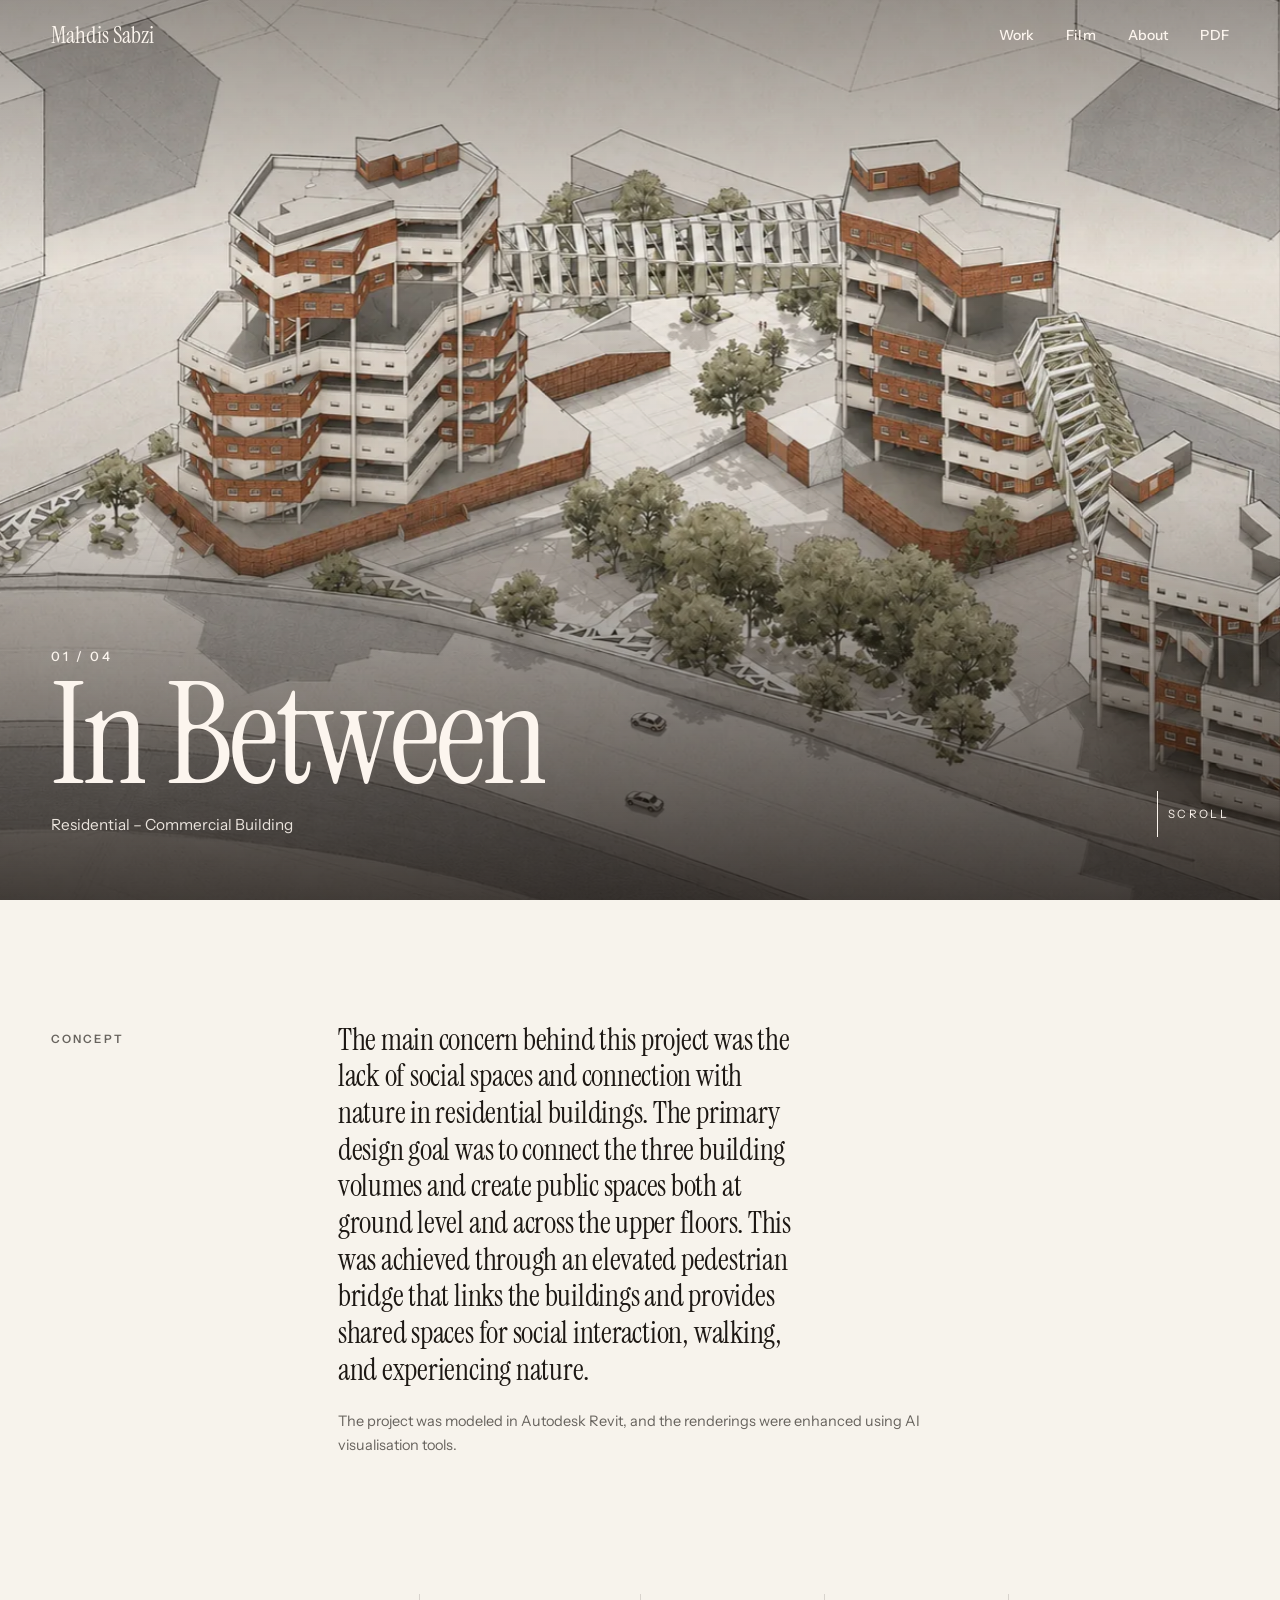
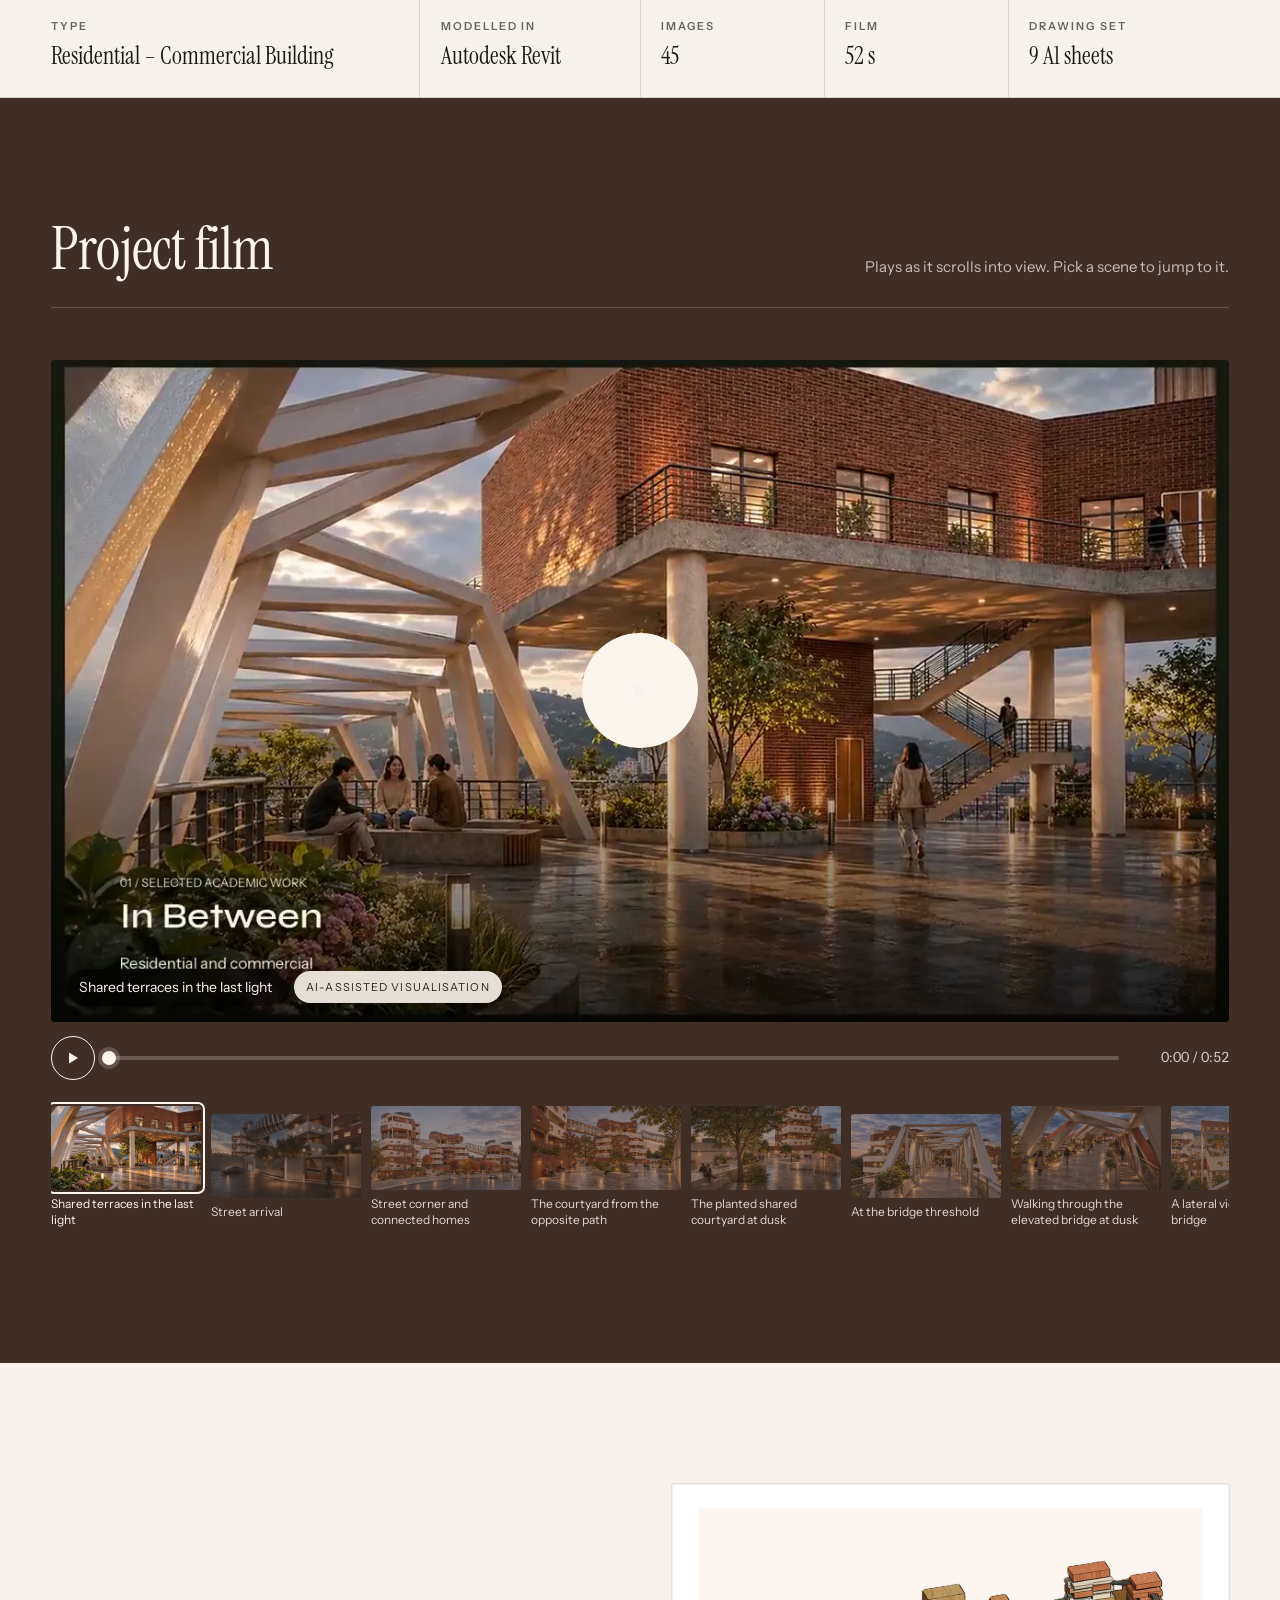
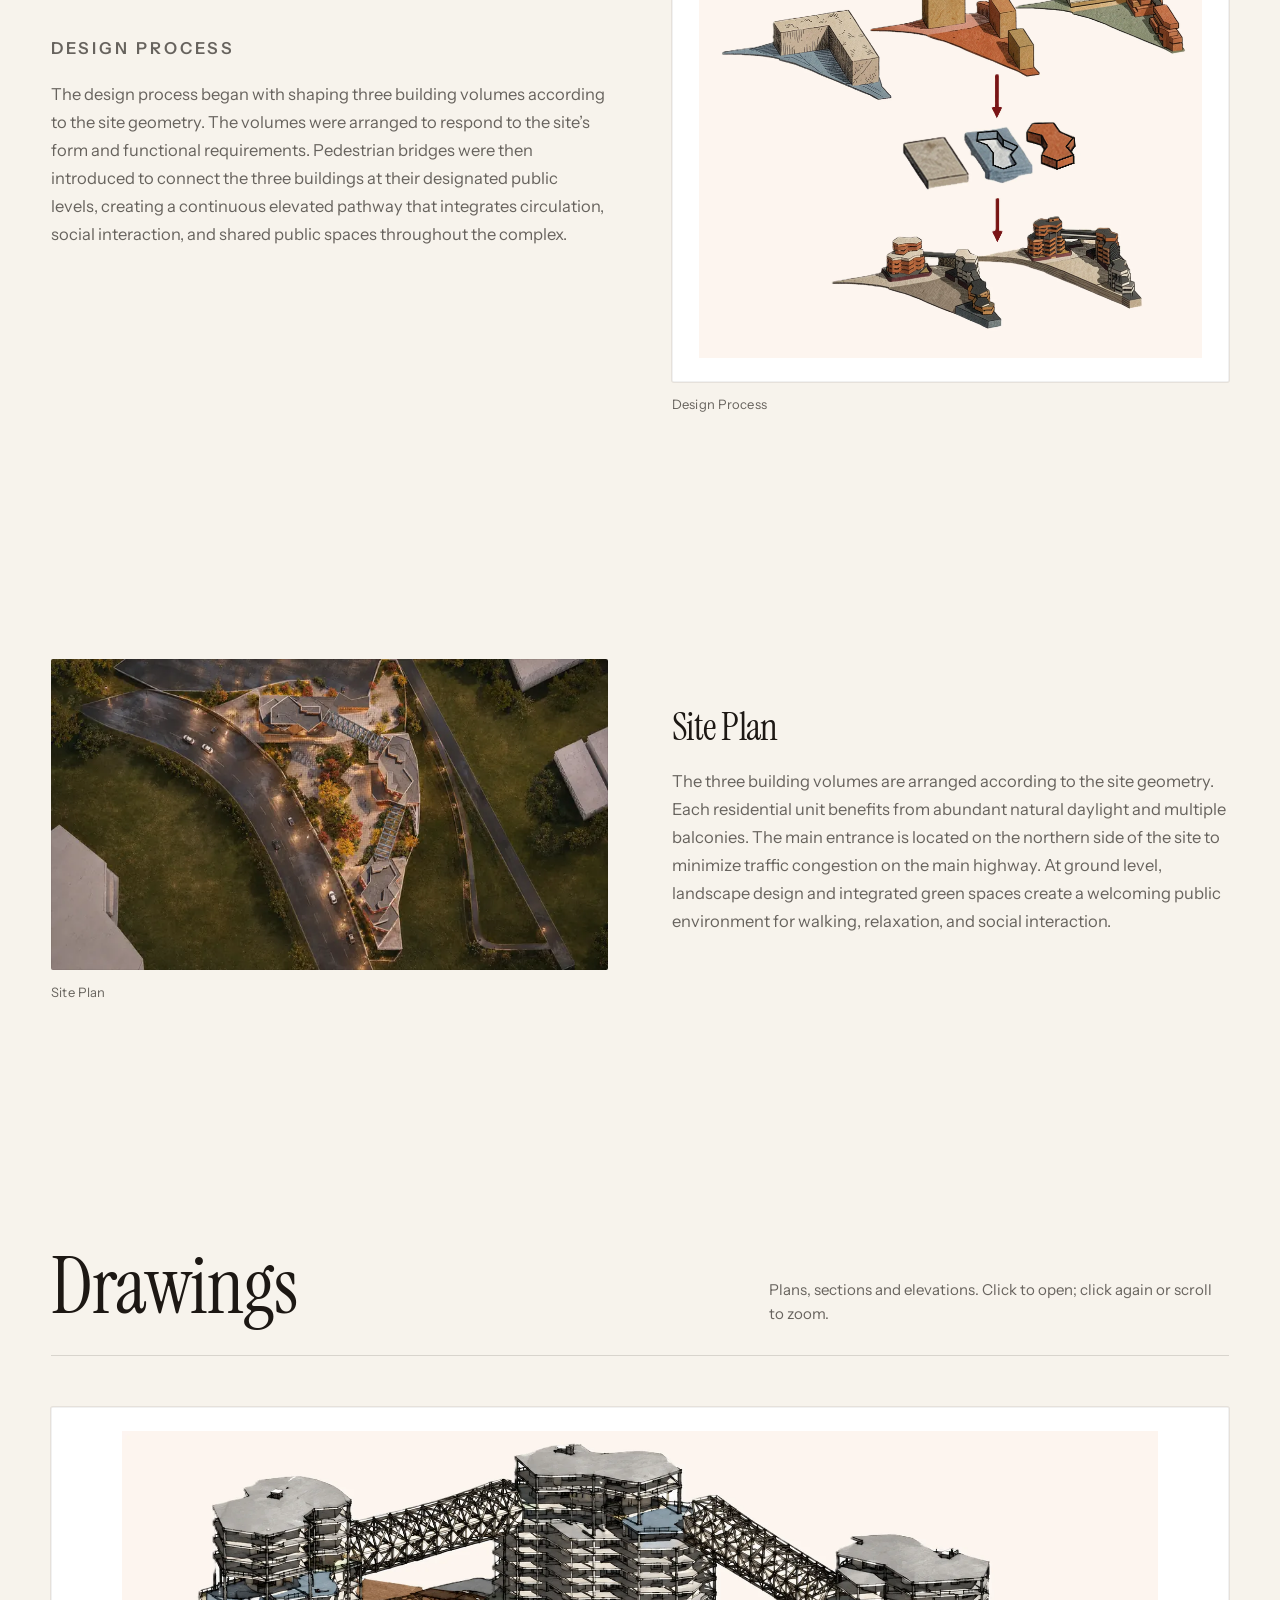
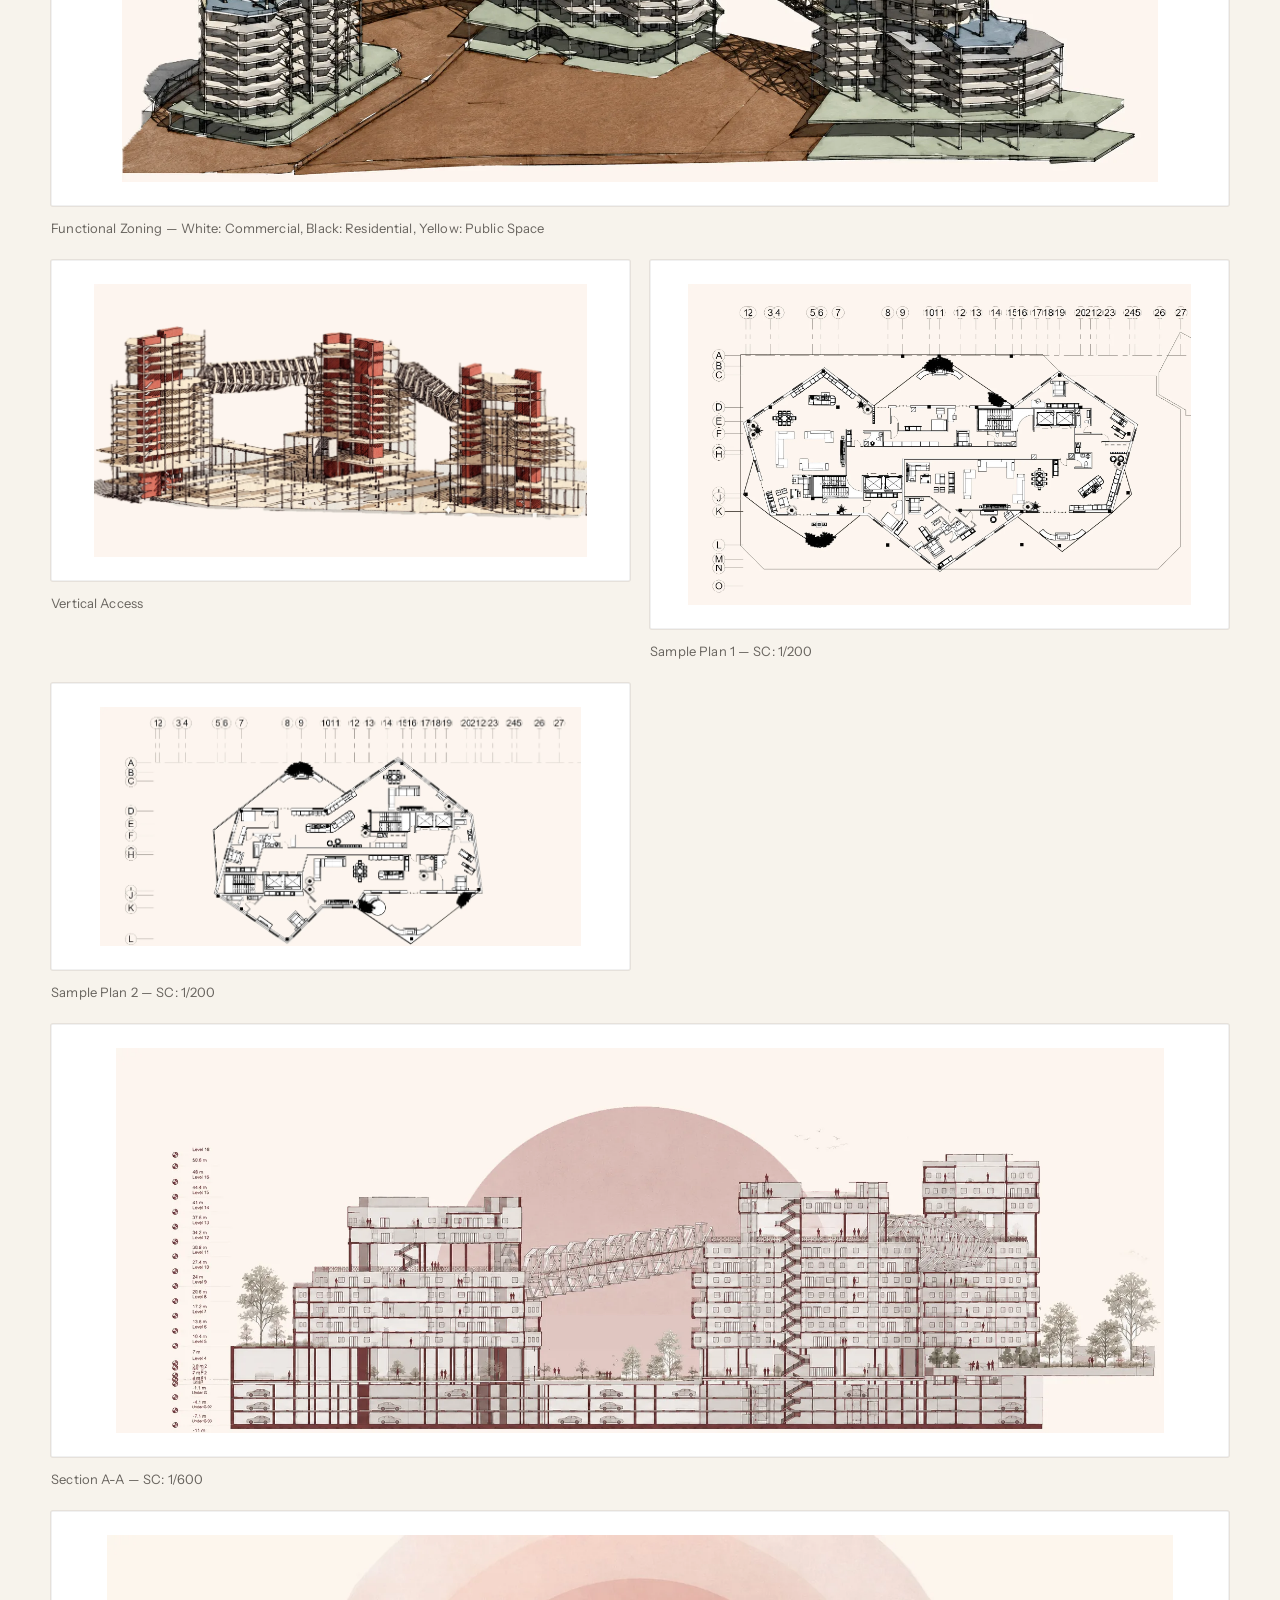
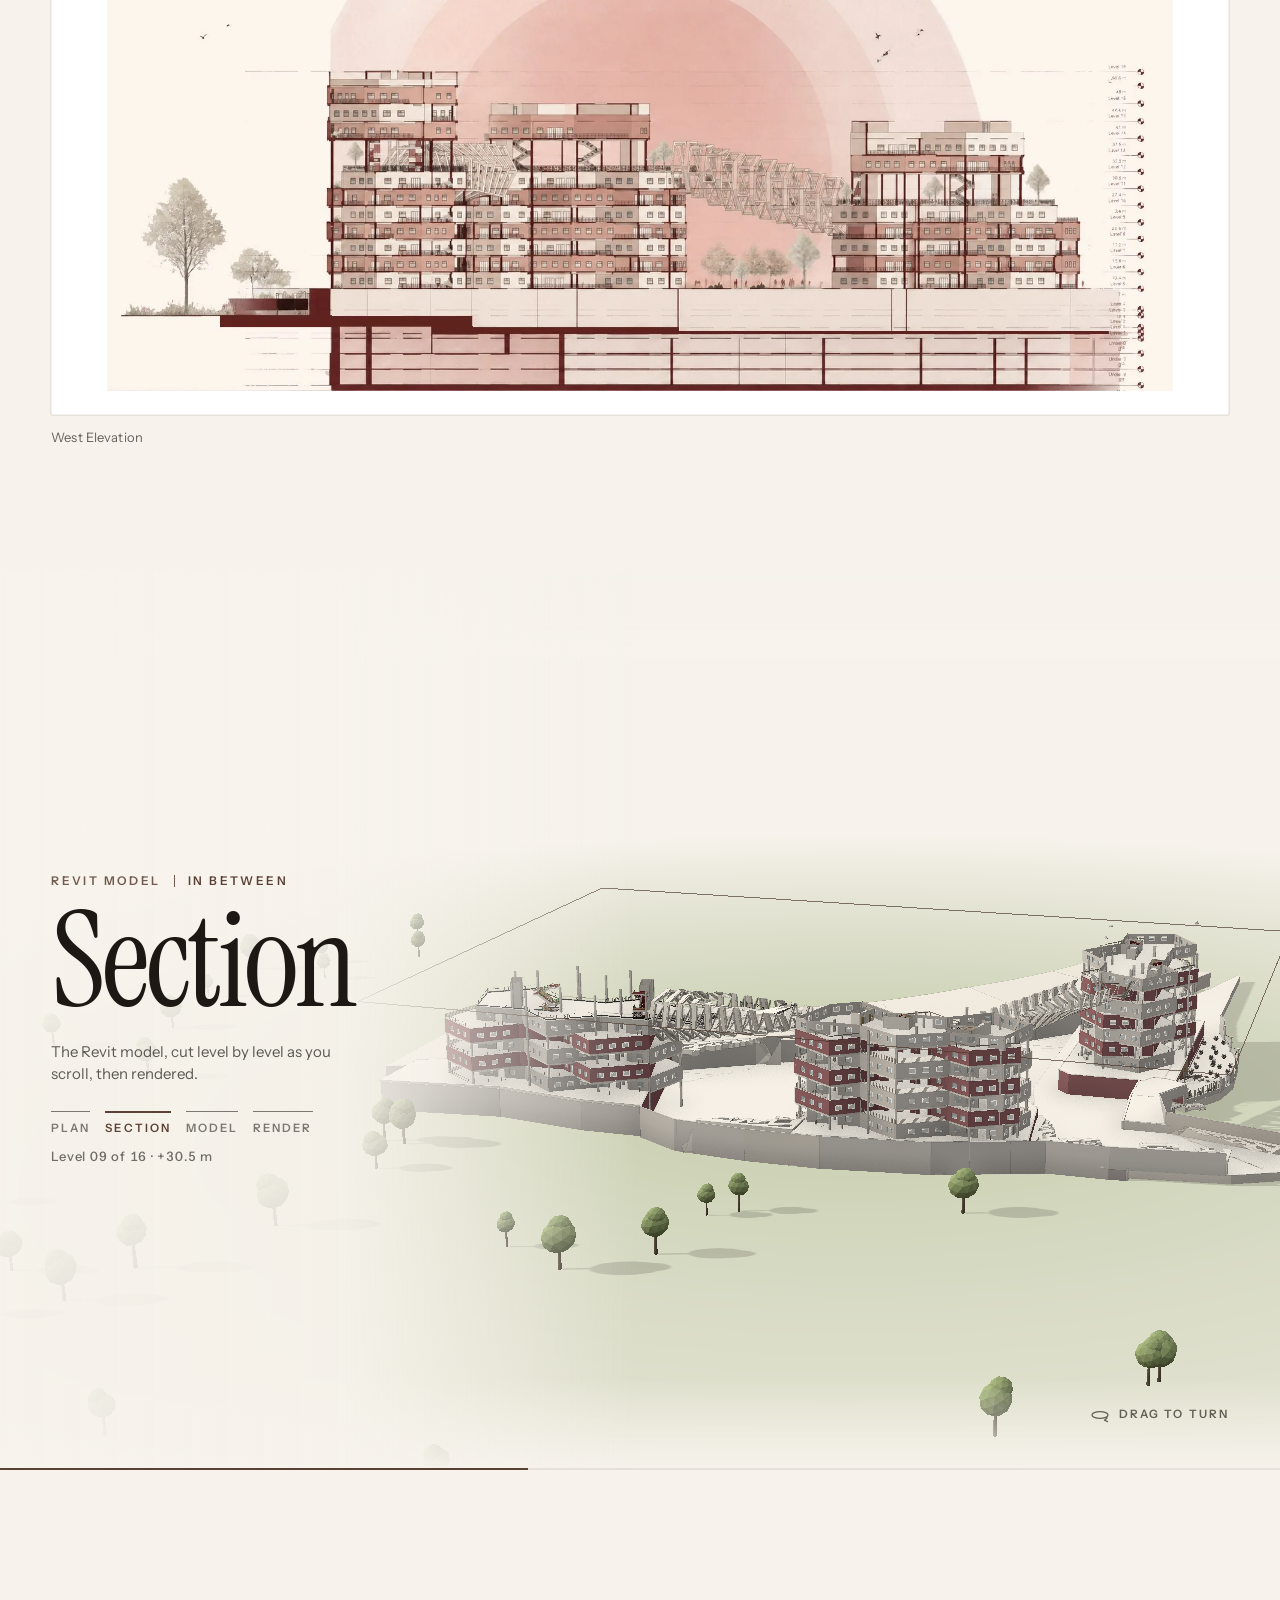
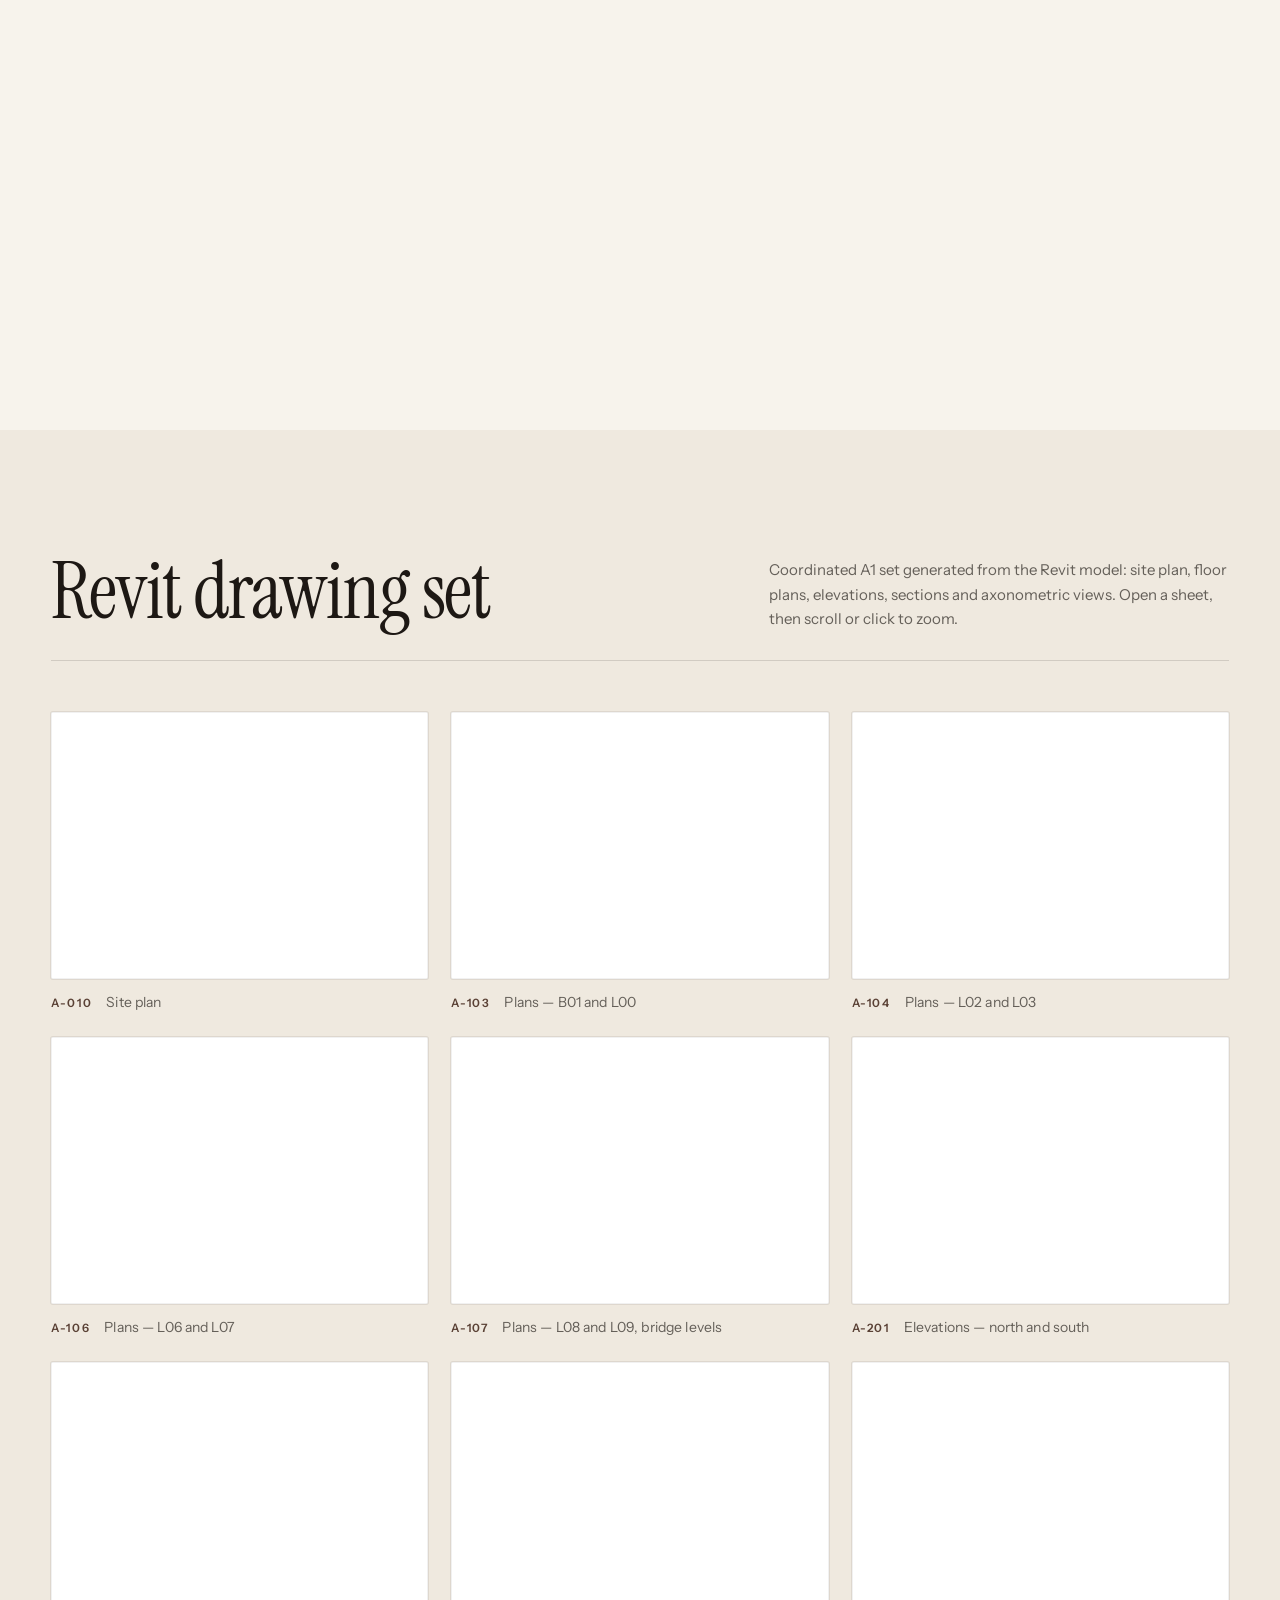
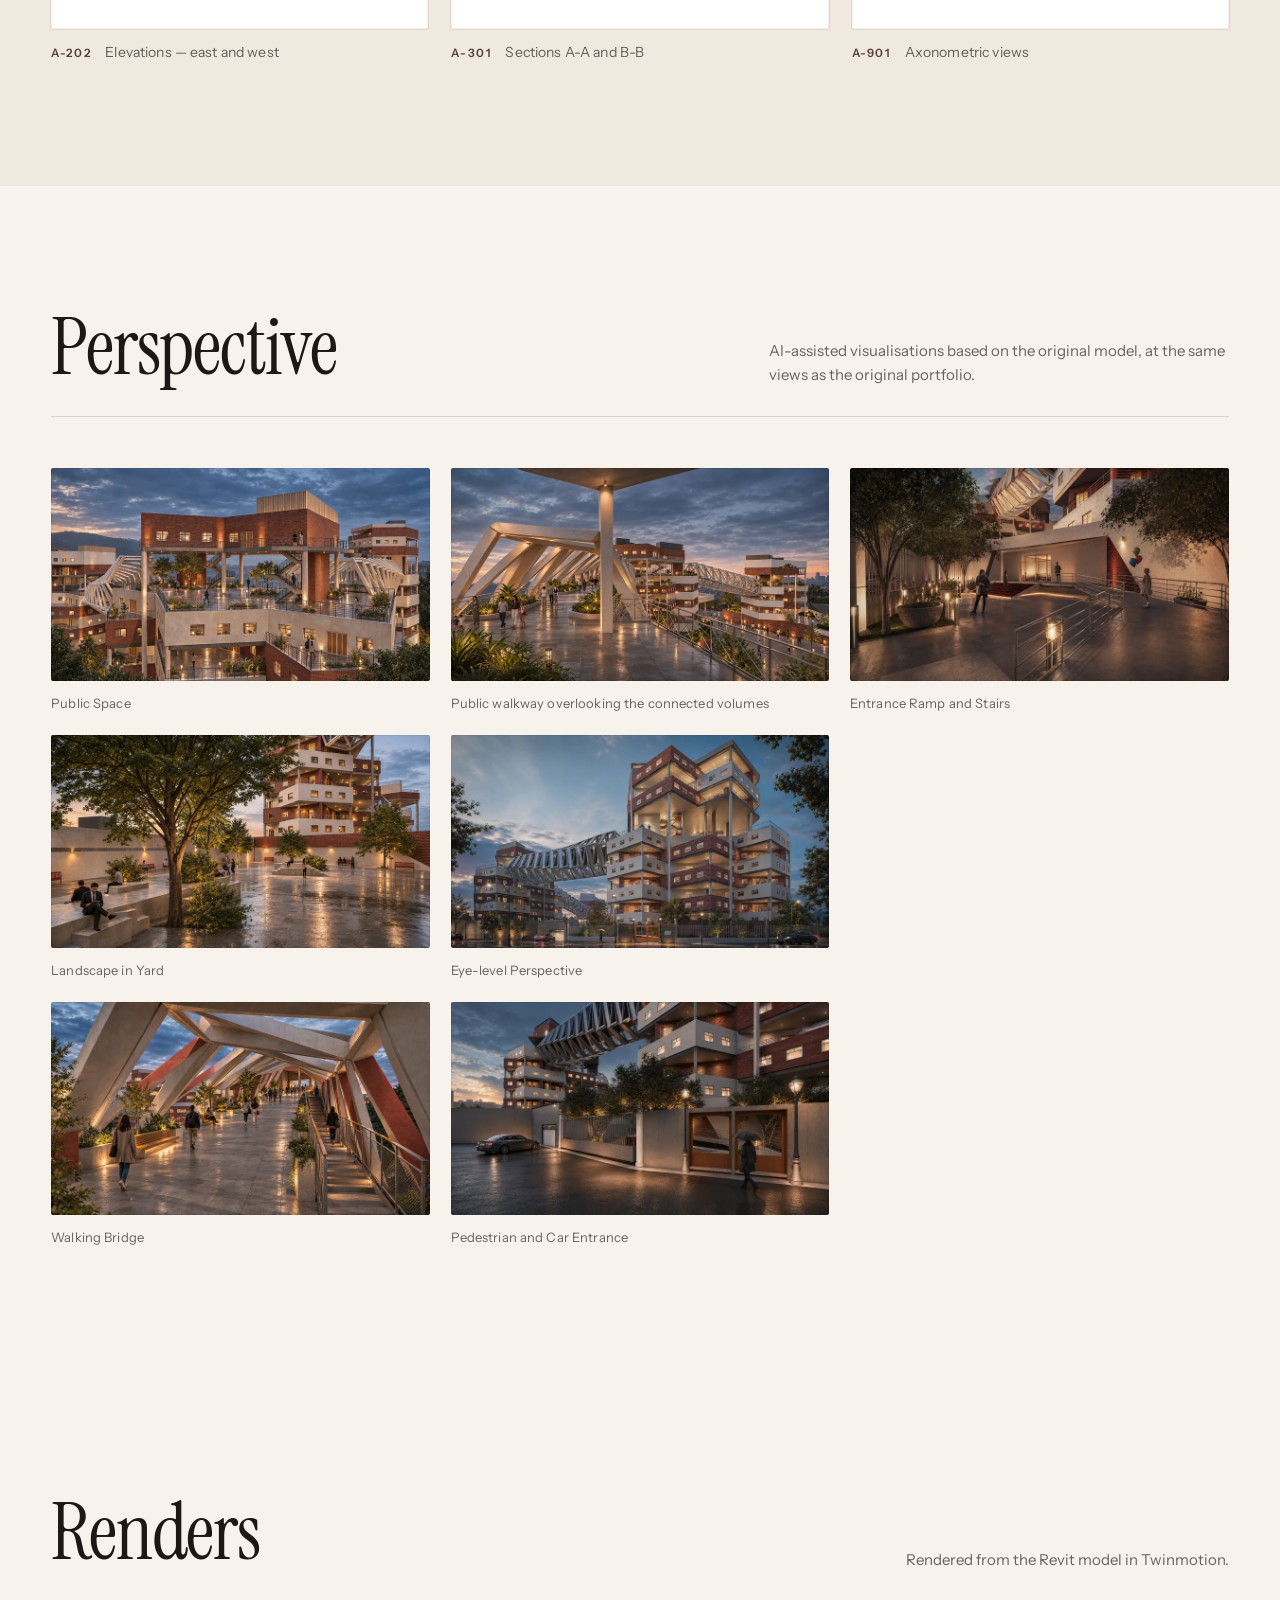
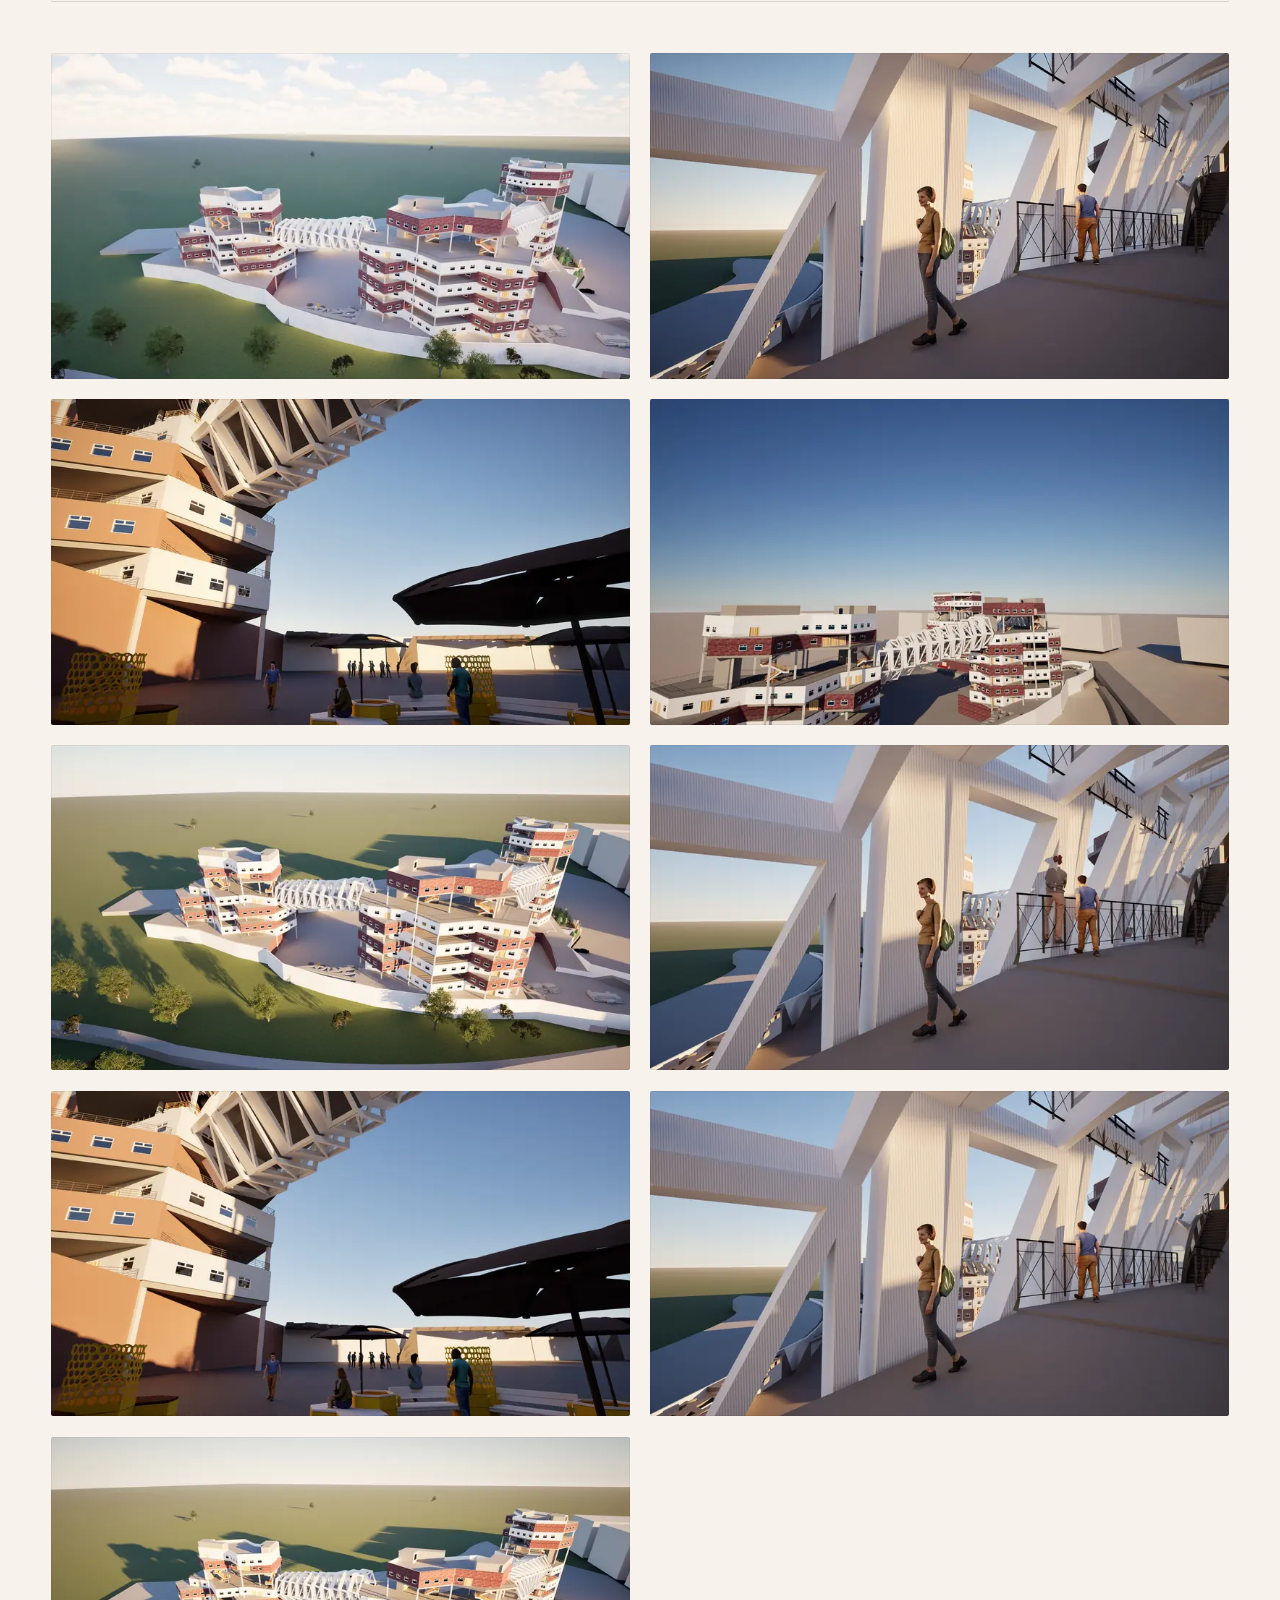
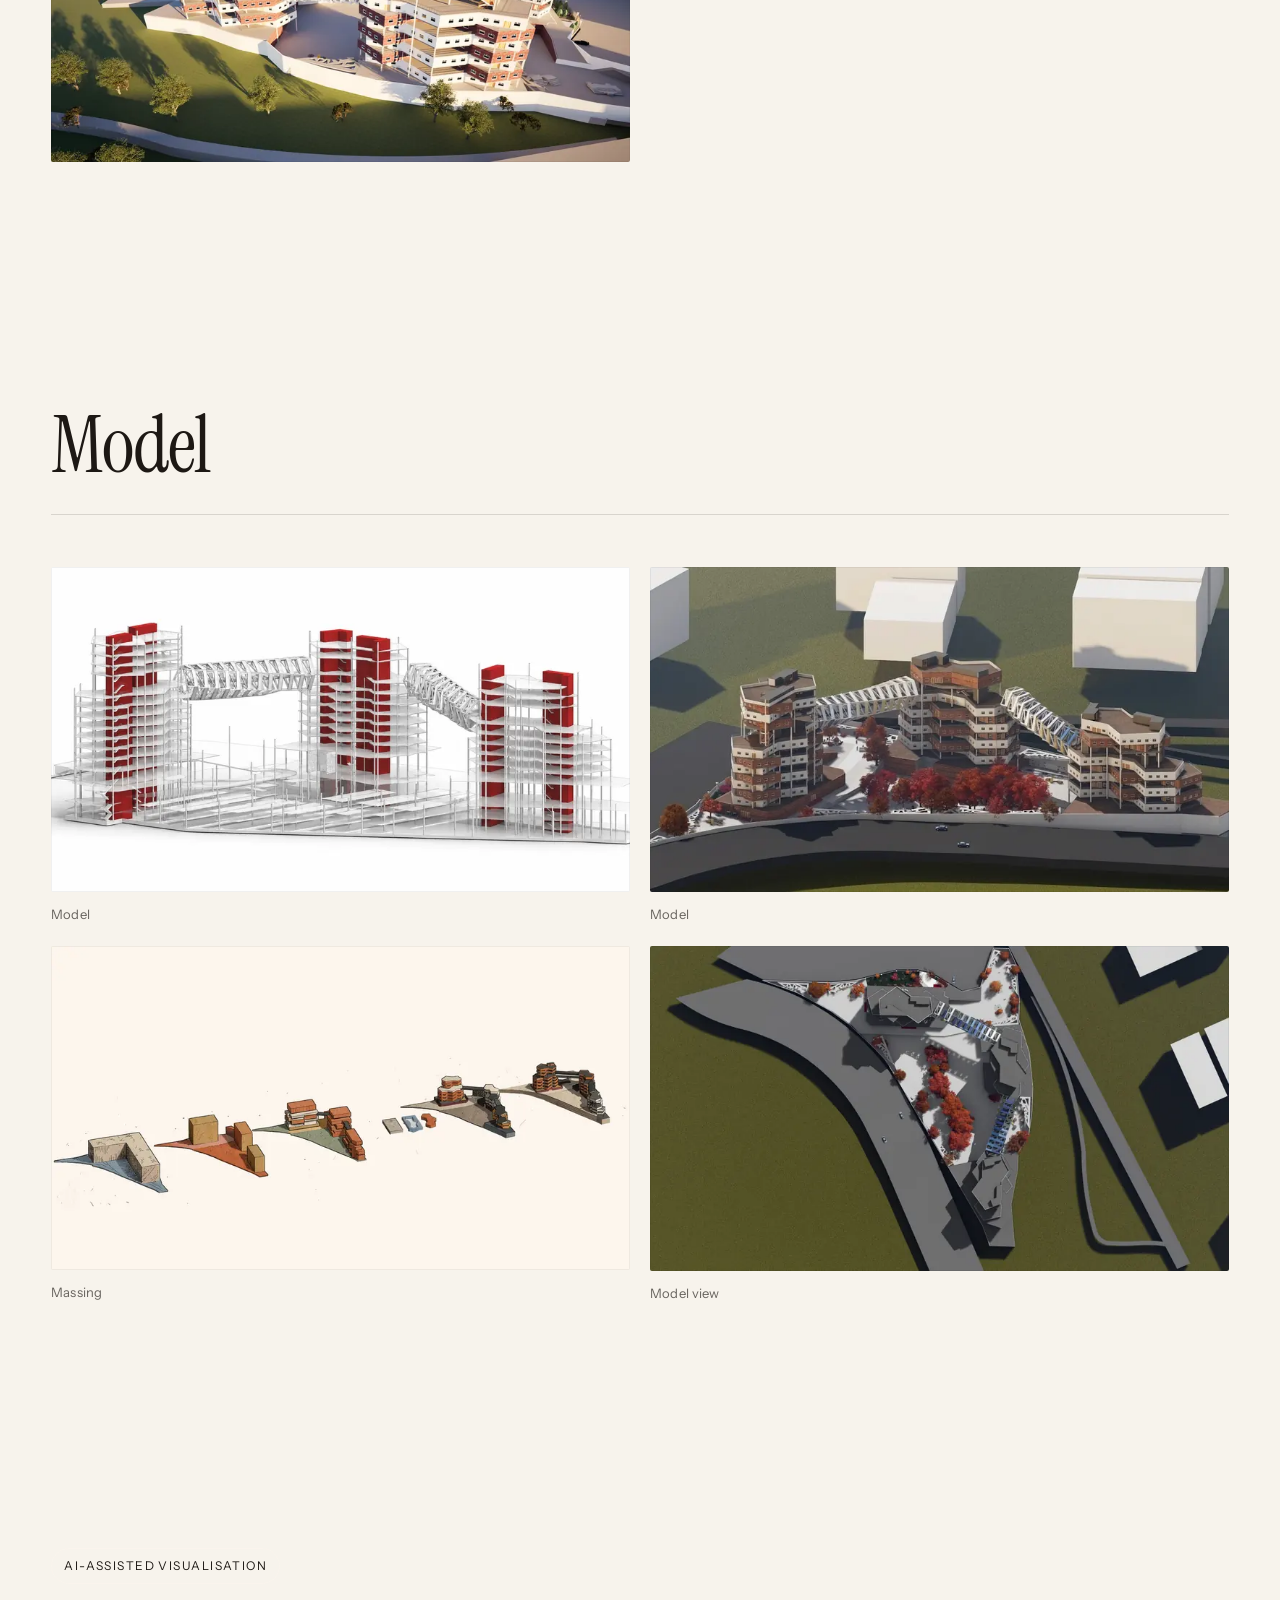
<file: in-between.html>
<!doctype html><html lang="en"><head><meta charset="utf-8"><meta name="viewport" content="width=device-width,initial-scale=1,viewport-fit=cover">
<title>In Between — Mahdis Sabzi</title><meta name="description" content="The main concern behind this project was the lack of social spaces and connection with nature in residential buildings. The primary design goal was to conn">
<meta property="og:title" content="In Between — Mahdis Sabzi"><meta property="og:description" content="The main concern behind this project was the lack of social spaces and connection with nature in residential buildings. The primary design goal was to conn"><meta property="og:image" content="https://kariminima2005-glitch.github.io/mahdis-portfolio/img/og/in-between.jpg"><meta property="og:image:width" content="1200"><meta property="og:image:height" content="630"><meta property="og:url" content="https://kariminima2005-glitch.github.io/mahdis-portfolio/in-between.html"><meta property="og:type" content="website"><meta property="og:site_name" content="Mahdis Sabzi"><meta name="twitter:card" content="summary_large_image"><link rel="canonical" href="https://kariminima2005-glitch.github.io/mahdis-portfolio/in-between.html">
<meta name="theme-color" data-o content="#5A4135">
<link rel="icon" href="data:image/svg+xml,%3Csvg xmlns='http://www.w3.org/2000/svg' viewBox='0 0 64 64'%3E%3Crect width='64' height='64' rx='12' fill='%235A4135'/%3E%3Ctext x='50%25' y='58%25' text-anchor='middle' dominant-baseline='middle' font-family='Arial' font-weight='700' font-size='30' fill='%23FCF5EE'%3EMS%3C/text%3E%3C/svg%3E">
<link rel="preconnect" href="https://fonts.googleapis.com"><link rel="preconnect" href="https://fonts.gstatic.com" crossorigin>
<link href="https://fonts.googleapis.com/css2?family=Instrument+Sans:ital,wght@0,400..700;1,400..700&family=Instrument+Serif:ital@0;1&display=swap" rel="stylesheet">
<link rel="stylesheet" href="assets/style.css?v=30"><link rel="stylesheet" href="assets/refine.css?v=30"><script>try{var x=JSON.parse(sessionStorage.getItem('xf')||'null');if(x&&Date.now()-x.t<5000){document.documentElement.classList.add('xf');document.documentElement.style.setProperty('--xfc',x.c)}}catch(e){}</script><link rel="preload" as="image" href="img/orig/image6.webp">
</head><body class="paper" style="--pc:#5A4135;--pc-deep:#3F2E25;--pc-soft:#6D574B">
<a class="skip" href="#main">Skip to content</a>
<header class="nav"><a class="brand" href="index.html">Mahdis Sabzi</a><nav aria-label="Main"><ul>
<li><a href="index.html#work">Work</a></li><li class="hide-sm"><a href="index.html#film">Film</a></li><li class="hide-sm"><a href="index.html#about">About</a></li><li class="hide-sm"><a href="portfolio.pdf" download>PDF</a></li></ul><button class="menu-btn" type="button" aria-expanded="false" aria-controls="mmenu"><span>Menu</span><i></i></button></nav></header>
<div class="mmenu" id="mmenu"><nav aria-label="Menu"><a href="index.html#work">Work</a><a href="index.html#film">Film</a><a href="index.html#about">About</a><a href="portfolio.pdf" download>PDF</a></nav>
<p class="mm-contact"><a href="mailto:Moonshadebright@gmail.com">Moonshadebright@gmail.com</a><br><a href="tel:09380267824">09380267824</a> · Tehran, Iran</p></div>
<main id="main">
<section class="p-hero"><img src="img/orig/image6.webp" width="1672" height="941" alt="In Between" fetchpriority="high">
<div class="hero-copy"><div class="num">01 / 04</div><h1 class="split">In Between</h1><div class="type">Residential – Commercial Building</div></div>
<div class="scroll-cue" aria-hidden="true"><i></i>Scroll</div></section>

<section class="sec" id="s1" data-title="Concept"><div class="wrap lead-wrap"><p class="eyebrow rv">Concept</p><div><p class="lead rv">The main concern behind this project was the lack of social spaces and connection with nature in residential buildings. The primary design goal was to connect the three building volumes and create public spaces both at ground level and across the upper floors. This was achieved through an elevated pedestrian bridge that links the buildings and provides shared spaces for social interaction, walking, and experiencing nature.</p><p class="credit rv">The project was modeled in Autodesk Revit, and the renderings were enhanced using AI visualisation tools.</p></div></div></section>

<section class="facts-band"><div class="wrap"><dl class="pfacts"><div class="rv"><dt>Type</dt><dd>Residential – Commercial Building</dd></div><div class="rv"><dt>Modelled in</dt><dd>Autodesk Revit</dd></div><div class="rv"><dt>Images</dt><dd>45</dd></div><div class="rv"><dt>Film</dt><dd>52 s</dd></div><div class="rv"><dt>Drawing set</dt><dd>9 A1 sheets</dd></div></dl></div></section>
<section class="sec cine" id="s2" data-title="Project film"><div class="wrap">
<div class="sec-head"><h2 class="rv sm">Project film</h2><p class="rv">Plays as it scrolls into view. Pick a scene to jump to it.</p></div>
<div class="rv" data-player data-autoplay>
<script type="application/json">{"duration": 52.0, "chapters": [{"start": 0, "end": 52.0, "color": "#5A4135", "title": "In Between"}], "scenes": [{"start": 0, "caption": "Shared terraces in the last light", "thumb": "img/ai/p1_signature_v5.thumb.webp", "ai": true, "color": "#5A4135"}, {"start": 3.25, "caption": "Street arrival", "thumb": "img/film/p1_car.thumb.webp", "ai": false, "color": "#5A4135"}, {"start": 6.5, "caption": "Street corner and connected homes", "thumb": "img/ai/p1_street_corner_v5.thumb.webp", "ai": true, "color": "#5A4135"}, {"start": 9.75, "caption": "The courtyard from the opposite path", "thumb": "img/ai/p1_courtyard_reverse_v5.thumb.webp", "ai": true, "color": "#5A4135"}, {"start": 13.0, "caption": "The planted shared courtyard at dusk", "thumb": "img/ai/p1_yard_v4.thumb.webp", "ai": true, "color": "#5A4135"}, {"start": 16.25, "caption": "At the bridge threshold", "thumb": "img/ai/p1_bridge_threshold_v5.thumb.webp", "ai": true, "color": "#5A4135"}, {"start": 19.5, "caption": "Walking through the elevated bridge at dusk", "thumb": "img/ai/p1_bridge_v4.thumb.webp", "ai": true, "color": "#5A4135"}, {"start": 22.75, "caption": "A lateral view along the bridge", "thumb": "img/ai/p1_bridge_lateral_v5.thumb.webp", "ai": true, "color": "#5A4135"}, {"start": 26.0, "caption": "Public walkway overlooking the connected volumes", "thumb": "img/ai/p1_walk_v4.thumb.webp", "ai": true, "color": "#5A4135"}, {"start": 29.25, "caption": "Across the shared terrace", "thumb": "img/ai/p1_terrace_reverse_v5.thumb.webp", "ai": true, "color": "#5A4135"}, {"start": 32.5, "caption": "Elevated public terraces at blue hour", "thumb": "img/ai/p1_public_v4.thumb.webp", "ai": true, "color": "#5A4135"}, {"start": 35.75, "caption": "Entrance ramp and stairs", "thumb": "img/film/p1_ramp.thumb.webp", "ai": false, "color": "#5A4135"}, {"start": 39.0, "caption": "The linked volumes from above", "thumb": "img/ai/p1_aerial_orbit_v5.thumb.webp", "ai": true, "color": "#5A4135"}, {"start": 42.25, "caption": "Three linked volumes — aerial architectural visualisation", "thumb": "img/ai/p1_aerial_v4.thumb.webp", "ai": true, "color": "#5A4135"}, {"start": 45.5, "caption": "Three volumes within the curved site — overhead visualisation", "thumb": "img/ai/p1_site_v4.thumb.webp", "ai": true, "color": "#5A4135"}, {"start": 48.75, "caption": "Connected homes at dusk", "thumb": "img/film/p1_dusk.thumb.webp", "ai": false, "color": "#5A4135"}]}</script>
<div class="player"><video preload="none" playsinline muted poster="img/film/p1-poster.webp" src="media/p1.mp4" aria-label="In Between film"></video>
<button class="big-play" type="button" aria-label="Play film"><svg width="26" height="26" viewBox="0 0 16 16" aria-hidden="true"><path d="M4.5 2.5v11l9-5.5z" fill="currentColor"/></svg></button>
<div class="cap" aria-live="polite"><span class="t"></span><span class="ai" hidden>AI-assisted visualisation</span></div></div>
<div class="controls"><button class="pp" type="button" aria-label="Play"><svg width="16" height="16" viewBox="0 0 16 16" aria-hidden="true"><path d="M4 2.5v11l9-5.5z" fill="currentColor"/></svg></button>
<div class="track" role="slider" aria-label="Film position" aria-valuemin="0" aria-valuemax="100" aria-valuenow="0" aria-valuetext="Start" tabindex="0"><div class="segs"></div><div class="knob"></div><div class="tip"><img alt=""><span></span></div></div><span class="time">0:00</span></div>
<div class="strip" aria-label="Scenes — click to jump"></div></div>
</div></section>
<section class="sec" id="s3" data-title="Design Process"><div class="wrap approach">
<div class="prose"><p class="eyebrow rv">Design Process</p><p class="rv" style="font-size:clamp(18px,1.4vw,22px);margin-top:18px">The design process began with shaping three building volumes according to the site geometry. The volumes were arranged to respond to the site’s form and functional requirements. Pedestrian bridges were then introduced to connect the three buildings at their designated public levels, creating a continuous elevated pathway that integrates circulation, social interaction, and shared public spaces throughout the complex.</p></div>
<figure class=" rv"><button class="tile fit rv-img" style="aspect-ratio:1.119" type="button" data-lb="in-between-a" data-full="img/orig/image7.webp" data-cap="Design Process" data-src="Original portfolio" aria-label="Open image: Design Process"><img loading="lazy" decoding="async" src="img/orig/image7.webp" width="2000" height="1787" alt="Design Process"></button><figcaption>Design Process</figcaption></figure></div></section>
<section class="sec" id="s4" data-title="Site Plan"><div class="wrap approach">
<figure class=" rv"><button class="tile rv-img" type="button" data-lb="in-between-t" data-full="img/ai/p1_site_v4.webp" data-cap="Site Plan" data-src="AI-assisted visualisation" aria-label="Open image: Site Plan"><img loading="lazy" decoding="async" src="img/ai/p1_site_v4.thumb.webp" width="1677" height="938" alt="Site Plan"></button><figcaption>Site Plan</figcaption></figure>
<div class="prose"><h3 class="rv" style="margin-top:0">Site Plan</h3><p class="rv" style="font-size:clamp(18px,1.4vw,22px)">The three building volumes are arranged according to the site geometry. Each residential unit benefits from abundant natural daylight and multiple balconies. The main entrance is located on the northern side of the site to minimize traffic congestion on the main highway. At ground level, landscape design and integrated green spaces create a welcoming public environment for walking, relaxation, and social interaction.</p></div></div></section>
<section class="sec" id="s5" data-title="Drawings"><div class="wrap"><div class="sec-head"><h2 class="rv">Drawings</h2><p class="rv">Plans, sections and elevations. Click to open; click again or scroll to zoom.</p></div>
<div class="drawings"><figure class="wide rv"><button class="tile fit rv-img" style="aspect-ratio:2.954" type="button" data-lb="in-between-dr" data-full="img/orig/image9.webp" data-cap="Functional Zoning — White: Commercial, Black: Residential, Yellow: Public Space" data-src="Original drawing" aria-label="Open image: Functional Zoning — White: Commercial, Black: Residential, Yellow: Public Space"><img loading="lazy" decoding="async" src="img/orig/image9.webp" width="2000" height="677" alt="Functional Zoning — White: Commercial, Black: Residential, Yellow: Public Space"></button><figcaption>Functional Zoning — White: Commercial, Black: Residential, Yellow: Public Space</figcaption></figure><figure class=" rv"><button class="tile fit rv-img" style="aspect-ratio:1.800" type="button" data-lb="in-between-dr" data-full="img/orig/image8.webp" data-cap="Vertical Access" data-src="Original drawing" aria-label="Open image: Vertical Access"><img loading="lazy" decoding="async" src="img/orig/image8.webp" width="2000" height="1111" alt="Vertical Access"></button><figcaption>Vertical Access</figcaption></figure><figure class=" rv"><button class="tile fit rv-img" style="aspect-ratio:1.566" type="button" data-lb="in-between-dr" data-full="img/orig/image12.webp" data-cap="Sample Plan 1 — SC: 1/200" data-src="Original drawing" aria-label="Open image: Sample Plan 1 — SC: 1/200"><img loading="lazy" decoding="async" src="img/orig/image12.webp" width="1928" height="1231" alt="Sample Plan 1 — SC: 1/200"></button><figcaption>Sample Plan 1 — SC: 1/200</figcaption></figure><figure class=" rv"><button class="tile fit rv-img" style="aspect-ratio:2.018" type="button" data-lb="in-between-dr" data-full="img/orig/image11.webp" data-cap="Sample Plan 2 — SC: 1/200" data-src="Original drawing" aria-label="Open image: Sample Plan 2 — SC: 1/200"><img loading="lazy" decoding="async" src="img/orig/image11.webp" width="1990" height="986" alt="Sample Plan 2 — SC: 1/200"></button><figcaption>Sample Plan 2 — SC: 1/200</figcaption></figure><figure class="wide rv"><button class="tile fit rv-img" style="aspect-ratio:2.716" type="button" data-lb="in-between-dr" data-full="img/orig/image13.webp" data-cap="Section A-A — SC: 1/600" data-src="Original drawing" aria-label="Open image: Section A-A — SC: 1/600"><img loading="lazy" decoding="async" src="img/orig/image13.webp" width="1942" height="715" alt="Section A-A — SC: 1/600"></button><figcaption>Section A-A — SC: 1/600</figcaption></figure><figure class="wide rv"><button class="tile fit rv-img" style="aspect-ratio:2.340" type="button" data-lb="in-between-dr" data-full="img/extra/ib_west.webp" data-cap="West Elevation" data-src="Original drawing" aria-label="Open image: West Elevation"><img loading="lazy" decoding="async" src="img/extra/ib_west.webp" width="1774" height="758" alt="West Elevation"></button><figcaption>West Elevation</figcaption></figure></div></div></section>
<section class="m3d" id="model" data-title="3D model" data-model="models/ib.mdl?v=30" data-setting="grass" data-accent="#5A4135" aria-label="In Between: the Revit model"><div class="m3d-pin"><img class="m3d-poster" src="img/m3d/ib.webp" width="1600" height="1000" loading="lazy" decoding="async" alt="In Between, the finished Revit model seen from above"><img class="m3d-render" src="img/m3d/ib_render.webp?v=30" width="1920" height="1200" loading="lazy" decoding="async" alt="In Between: Blender render of the Revit model in a landscape setting"><div class="m3d-drag" tabindex="0" role="group" aria-label="3D model of In Between. Drag, or use the left and right arrow keys, to turn it."></div><div class="m3d-ui wrap"><p class="m3d-eye"><span>Revit model</span>In Between</p><p class="m3d-word" aria-hidden="true">Plan</p><p class="m3d-note">The Revit model, cut level by level as you scroll, then rendered.</p><ol class="m3d-steps" aria-hidden="true"><li class="on">Plan</li><li>Section</li><li>Model</li><li>Render</li></ol><p class="m3d-lvl" aria-hidden="true"></p></div><p class="m3d-hint" aria-hidden="true"><svg width="22" height="22" viewBox="0 0 22 22"><path d="M3 11a8 3.4 0 1 0 16 0a8 3.4 0 1 0-16 0M15.5 16.2l2.6-2.2M15.5 16.2l3 1.4" stroke="currentColor" stroke-width="1.3" fill="none" stroke-linecap="round"/></svg>Drag to turn</p><p class="m3d-credit">Rendered in Blender from the Revit model. Landscape is illustrative.</p><p class="m3d-load" aria-hidden="true">Loading model</p><div class="m3d-bar" aria-hidden="true"><i></i></div></div></section>
<section class="sec tint" id="s10" data-title="Revit drawing set"><div class="wrap"><div class="sec-head"><h2 class="rv">Revit drawing set</h2><p class="rv">Coordinated A1 set generated from the Revit model: site plan, floor plans, elevations, sections and axonometric views. Open a sheet, then scroll or click to zoom.</p></div><div class="sheets"><figure class="sheet rv"><button class="tile fit rv-img" type="button" data-lb="ib-revit" data-full="img/revit/ib_a010.webp" data-cap="A-010 — Site plan" data-src="Revit drawing set, sheet A-010" aria-label="Open sheet A-010: Site plan"><img loading="lazy" decoding="async" src="img/revit/ib_a010.thumb.webp" width="3312" height="2339" alt="Site plan"></button><figcaption><b>A-010</b><span>Site plan</span></figcaption></figure><figure class="sheet rv"><button class="tile fit rv-img" type="button" data-lb="ib-revit" data-full="img/revit/ib_a103.webp" data-cap="A-103 — Plans — B01 and L00" data-src="Revit drawing set, sheet A-103" aria-label="Open sheet A-103: Plans — B01 and L00"><img loading="lazy" decoding="async" src="img/revit/ib_a103.thumb.webp" width="3312" height="2339" alt="Plans — B01 and L00"></button><figcaption><b>A-103</b><span>Plans — B01 and L00</span></figcaption></figure><figure class="sheet rv"><button class="tile fit rv-img" type="button" data-lb="ib-revit" data-full="img/revit/ib_a104.webp" data-cap="A-104 — Plans — L02 and L03" data-src="Revit drawing set, sheet A-104" aria-label="Open sheet A-104: Plans — L02 and L03"><img loading="lazy" decoding="async" src="img/revit/ib_a104.thumb.webp" width="3312" height="2339" alt="Plans — L02 and L03"></button><figcaption><b>A-104</b><span>Plans — L02 and L03</span></figcaption></figure><figure class="sheet rv"><button class="tile fit rv-img" type="button" data-lb="ib-revit" data-full="img/revit/ib_a106.webp" data-cap="A-106 — Plans — L06 and L07" data-src="Revit drawing set, sheet A-106" aria-label="Open sheet A-106: Plans — L06 and L07"><img loading="lazy" decoding="async" src="img/revit/ib_a106.thumb.webp" width="3312" height="2339" alt="Plans — L06 and L07"></button><figcaption><b>A-106</b><span>Plans — L06 and L07</span></figcaption></figure><figure class="sheet rv"><button class="tile fit rv-img" type="button" data-lb="ib-revit" data-full="img/revit/ib_a107.webp" data-cap="A-107 — Plans — L08 and L09, bridge levels" data-src="Revit drawing set, sheet A-107" aria-label="Open sheet A-107: Plans — L08 and L09, bridge levels"><img loading="lazy" decoding="async" src="img/revit/ib_a107.thumb.webp" width="3312" height="2339" alt="Plans — L08 and L09, bridge levels"></button><figcaption><b>A-107</b><span>Plans — L08 and L09, bridge levels</span></figcaption></figure><figure class="sheet rv"><button class="tile fit rv-img" type="button" data-lb="ib-revit" data-full="img/revit/ib_a201.webp" data-cap="A-201 — Elevations — north and south" data-src="Revit drawing set, sheet A-201" aria-label="Open sheet A-201: Elevations — north and south"><img loading="lazy" decoding="async" src="img/revit/ib_a201.thumb.webp" width="3312" height="2339" alt="Elevations — north and south"></button><figcaption><b>A-201</b><span>Elevations — north and south</span></figcaption></figure><figure class="sheet rv"><button class="tile fit rv-img" type="button" data-lb="ib-revit" data-full="img/revit/ib_a202.webp" data-cap="A-202 — Elevations — east and west" data-src="Revit drawing set, sheet A-202" aria-label="Open sheet A-202: Elevations — east and west"><img loading="lazy" decoding="async" src="img/revit/ib_a202.thumb.webp" width="3312" height="2339" alt="Elevations — east and west"></button><figcaption><b>A-202</b><span>Elevations — east and west</span></figcaption></figure><figure class="sheet rv"><button class="tile fit rv-img" type="button" data-lb="ib-revit" data-full="img/revit/ib_a301.webp" data-cap="A-301 — Sections A-A and B-B" data-src="Revit drawing set, sheet A-301" aria-label="Open sheet A-301: Sections A-A and B-B"><img loading="lazy" decoding="async" src="img/revit/ib_a301.thumb.webp" width="3312" height="2339" alt="Sections A-A and B-B"></button><figcaption><b>A-301</b><span>Sections A-A and B-B</span></figcaption></figure><figure class="sheet rv"><button class="tile fit rv-img" type="button" data-lb="ib-revit" data-full="img/revit/ib_a901.webp" data-cap="A-901 — Axonometric views" data-src="Revit drawing set, sheet A-901" aria-label="Open sheet A-901: Axonometric views"><img loading="lazy" decoding="async" src="img/revit/ib_a901.thumb.webp" width="3312" height="2339" alt="Axonometric views"></button><figcaption><b>A-901</b><span>Axonometric views</span></figcaption></figure></div></div></section>
<section class="sec" id="s6" data-title="Perspective"><div class="wrap"><div class="sec-head"><h2 class="rv">Perspective</h2><p class="rv">AI-assisted visualisations based on the original model, at the same views as the original portfolio.</p></div>
<div class="masonry"><figure class=" rv"><button class="tile rv-img" type="button" data-lb="in-between-pe" data-full="img/ai/p1_public_v4.webp" data-cap="Public Space" data-src="AI-assisted visualisation" aria-label="Open image: Public Space"><img loading="lazy" decoding="async" src="img/ai/p1_public_v4.thumb.webp" width="1672" height="941" alt="Public Space"></button><figcaption>Public Space</figcaption></figure><figure class=" rv"><button class="tile rv-img" type="button" data-lb="in-between-pe" data-full="img/ai/p1_yard_v4.webp" data-cap="Landscape in Yard" data-src="AI-assisted visualisation" aria-label="Open image: Landscape in Yard"><img loading="lazy" decoding="async" src="img/ai/p1_yard_v4.thumb.webp" width="1672" height="941" alt="Landscape in Yard"></button><figcaption>Landscape in Yard</figcaption></figure><figure class=" rv"><button class="tile rv-img" type="button" data-lb="in-between-pe" data-full="img/ai/p1_bridge_v4.webp" data-cap="Walking Bridge" data-src="AI-assisted visualisation" aria-label="Open image: Walking Bridge"><img loading="lazy" decoding="async" src="img/ai/p1_bridge_v4.thumb.webp" width="1672" height="941" alt="Walking Bridge"></button><figcaption>Walking Bridge</figcaption></figure><figure class=" rv"><button class="tile rv-img" type="button" data-lb="in-between-pe" data-full="img/ai/p1_walk_v4.webp" data-cap="Public walkway overlooking the connected volumes" data-src="AI-assisted visualisation" aria-label="Open image: Public walkway overlooking the connected volumes"><img loading="lazy" decoding="async" src="img/ai/p1_walk_v4.thumb.webp" width="1672" height="941" alt="Public walkway overlooking the connected volumes"></button><figcaption>Public walkway overlooking the connected volumes</figcaption></figure><figure class=" rv"><button class="tile rv-img" type="button" data-lb="in-between-pe" data-full="img/orig/image21.webp" data-cap="Eye-level Perspective" data-src="Original portfolio" aria-label="Open image: Eye-level Perspective"><img loading="lazy" decoding="async" src="img/orig/image21.thumb.webp" width="1672" height="941" alt="Eye-level Perspective"></button><figcaption>Eye-level Perspective</figcaption></figure><figure class=" rv"><button class="tile rv-img" type="button" data-lb="in-between-pe" data-full="img/orig/image19.webp" data-cap="Pedestrian and Car Entrance" data-src="Original portfolio" aria-label="Open image: Pedestrian and Car Entrance"><img loading="lazy" decoding="async" src="img/orig/image19.thumb.webp" width="1672" height="941" alt="Pedestrian and Car Entrance"></button><figcaption>Pedestrian and Car Entrance</figcaption></figure><figure class=" rv"><button class="tile rv-img" type="button" data-lb="in-between-pe" data-full="img/orig/image20.webp" data-cap="Entrance Ramp and Stairs" data-src="Original portfolio" aria-label="Open image: Entrance Ramp and Stairs"><img loading="lazy" decoding="async" src="img/orig/image20.thumb.webp" width="1672" height="941" alt="Entrance Ramp and Stairs"></button><figcaption>Entrance Ramp and Stairs</figcaption></figure></div></div></section>
<section class="sec" id="s7" data-title="Renders"><div class="wrap"><div class="sec-head"><h2 class="rv">Renders</h2><p class="rv">Rendered from the Revit model in Twinmotion.</p></div>
<div class="drawings"><figure class=" rv"><button class="tile rv-img" type="button" data-lb="in-between-re" data-full="img/extra/tm_ib_aerial.webp" data-cap="" data-src="Model render" aria-label="Open image"><img loading="lazy" decoding="async" src="img/extra/tm_ib_aerial.thumb.webp" width="2000" height="1125" alt=""></button></figure><figure class=" rv"><button class="tile rv-img" type="button" data-lb="in-between-re" data-full="img/extra/tm_ib_bridge.webp" data-cap="" data-src="Model render" aria-label="Open image"><img loading="lazy" decoding="async" src="img/extra/tm_ib_bridge.thumb.webp" width="2000" height="1125" alt=""></button></figure><figure class=" rv"><button class="tile rv-img" type="button" data-lb="in-between-re" data-full="img/extra/tm_ib_court.webp" data-cap="" data-src="Model render" aria-label="Open image"><img loading="lazy" decoding="async" src="img/extra/tm_ib_court.thumb.webp" width="2000" height="1125" alt=""></button></figure><figure class=" rv"><button class="tile rv-img" type="button" data-lb="in-between-re" data-full="img/extra/tm_ib_street.webp" data-cap="" data-src="Model render" aria-label="Open image"><img loading="lazy" decoding="async" src="img/extra/tm_ib_street.thumb.webp" width="2000" height="1125" alt=""></button></figure><figure class=" rv"><button class="tile rv-img" type="button" data-lb="in-between-re" data-full="img/extra/tm_ib_img2.webp" data-cap="" data-src="Model render" aria-label="Open image"><img loading="lazy" decoding="async" src="img/extra/tm_ib_img2.thumb.webp" width="2000" height="1125" alt=""></button></figure><figure class=" rv"><button class="tile rv-img" type="button" data-lb="in-between-re" data-full="img/extra/tm_ib_img4.webp" data-cap="" data-src="Model render" aria-label="Open image"><img loading="lazy" decoding="async" src="img/extra/tm_ib_img4.thumb.webp" width="2000" height="1125" alt=""></button></figure><figure class=" rv"><button class="tile rv-img" type="button" data-lb="in-between-re" data-full="img/extra/tm_ib_img3b.webp" data-cap="" data-src="Model render" aria-label="Open image"><img loading="lazy" decoding="async" src="img/extra/tm_ib_img3b.thumb.webp" width="2000" height="1125" alt=""></button></figure><figure class=" rv"><button class="tile rv-img" type="button" data-lb="in-between-re" data-full="img/extra/tm_ib_img4b.webp" data-cap="" data-src="Model render" aria-label="Open image"><img loading="lazy" decoding="async" src="img/extra/tm_ib_img4b.thumb.webp" width="2000" height="1125" alt=""></button></figure><figure class=" rv"><button class="tile rv-img" type="button" data-lb="in-between-re" data-full="img/extra/tm_ib_aerial2.webp" data-cap="" data-src="Model render" aria-label="Open image"><img loading="lazy" decoding="async" src="img/extra/tm_ib_aerial2.thumb.webp" width="2000" height="1125" alt=""></button></figure></div></div></section>
<section class="sec" id="s8" data-title="Model"><div class="wrap"><div class="sec-head"><h2 class="rv">Model</h2></div>
<div class="drawings"><figure class=" rv"><button class="tile sheet rv-img" type="button" data-lb="in-between-mo" data-full="img/extra/ib_structure.webp" data-cap="Model" data-src="Model" aria-label="Open image: Model"><img loading="lazy" decoding="async" src="img/extra/ib_structure.thumb.webp" width="1672" height="941" alt="Model"></button><figcaption>Model</figcaption></figure><figure class=" rv"><button class="tile sheet rv-img" type="button" data-lb="in-between-mo" data-full="img/extra/ib_model.webp" data-cap="Model" data-src="Model" aria-label="Open image: Model"><img loading="lazy" decoding="async" src="img/extra/ib_model.thumb.webp" width="1024" height="576" alt="Model"></button><figcaption>Model</figcaption></figure><figure class=" rv"><button class="tile sheet rv-img" type="button" data-lb="in-between-mo" data-full="img/extra/ib_massing.webp" data-cap="Massing" data-src="Model" aria-label="Open image: Massing"><img loading="lazy" decoding="async" src="img/extra/ib_massing.thumb.webp" width="2000" height="1119" alt="Massing"></button><figcaption>Massing</figcaption></figure><figure class=" rv"><button class="tile sheet rv-img" type="button" data-lb="in-between-mo" data-full="img/extra/ib_revit_site.webp" data-cap="Model view" data-src="Model" aria-label="Open image: Model view"><img loading="lazy" decoding="async" src="img/extra/ib_revit_site.thumb.webp" width="1280" height="720" alt="Model view"></button><figcaption>Model view</figcaption></figure></div></div></section>
<section class="sec" id="s9" data-title="More views"><div class="wrap"><div class="sec-head"><div><span class="note">AI-assisted visualisation</span><h2 class="rv">More views</h2></div>
<p class="rv">8 further views of the project, based on the original plans, sections and model. The original drawings remain authoritative.</p>
<div class="rail-ctl"><button type="button" aria-label="Previous"><svg width="20" height="20" viewBox="0 0 20 20" aria-hidden="true"><path d="M16 10H4M9 5l-5 5 5 5" stroke="currentColor" stroke-width="1.6" fill="none"/></svg></button><button type="button" aria-label="Next"><svg width="20" height="20" viewBox="0 0 20 20" aria-hidden="true"><path d="M4 10h12M11 5l5 5-5 5" stroke="currentColor" stroke-width="1.6" fill="none"/></svg></button></div></div></div>
<div class="rail"><figure class=""><button class="tile rv-img" type="button" data-lb="in-between-more" data-full="img/ai/p1_signature_v5.webp" data-cap="Shared terraces in the last light" data-src="AI-assisted visualisation" aria-label="Open image: Shared terraces in the last light"><img loading="lazy" decoding="async" src="img/ai/p1_signature_v5.thumb.webp" width="1672" height="941" alt="Shared terraces in the last light"></button><figcaption>Shared terraces in the last light</figcaption></figure><figure class=""><button class="tile rv-img" type="button" data-lb="in-between-more" data-full="img/ai/p1_aerial_orbit_v5.webp" data-cap="The linked volumes from above" data-src="AI-assisted visualisation" aria-label="Open image: The linked volumes from above"><img loading="lazy" decoding="async" src="img/ai/p1_aerial_orbit_v5.thumb.webp" width="1672" height="941" alt="The linked volumes from above"></button><figcaption>The linked volumes from above</figcaption></figure><figure class=""><button class="tile rv-img" type="button" data-lb="in-between-more" data-full="img/ai/p1_aerial_v4.webp" data-cap="Three linked volumes from above" data-src="AI-assisted visualisation" aria-label="Open image: Three linked volumes from above"><img loading="lazy" decoding="async" src="img/ai/p1_aerial_v4.thumb.webp" width="1672" height="941" alt="Three linked volumes from above"></button><figcaption>Three linked volumes from above</figcaption></figure><figure class=""><button class="tile rv-img" type="button" data-lb="in-between-more" data-full="img/ai/p1_street_corner_v5.webp" data-cap="Street corner and connected homes" data-src="AI-assisted visualisation" aria-label="Open image: Street corner and connected homes"><img loading="lazy" decoding="async" src="img/ai/p1_street_corner_v5.thumb.webp" width="1672" height="941" alt="Street corner and connected homes"></button><figcaption>Street corner and connected homes</figcaption></figure><figure class=""><button class="tile rv-img" type="button" data-lb="in-between-more" data-full="img/ai/p1_bridge_threshold_v5.webp" data-cap="At the bridge threshold" data-src="AI-assisted visualisation" aria-label="Open image: At the bridge threshold"><img loading="lazy" decoding="async" src="img/ai/p1_bridge_threshold_v5.thumb.webp" width="1672" height="941" alt="At the bridge threshold"></button><figcaption>At the bridge threshold</figcaption></figure><figure class=""><button class="tile rv-img" type="button" data-lb="in-between-more" data-full="img/ai/p1_bridge_lateral_v5.webp" data-cap="A lateral view along the bridge" data-src="AI-assisted visualisation" aria-label="Open image: A lateral view along the bridge"><img loading="lazy" decoding="async" src="img/ai/p1_bridge_lateral_v5.thumb.webp" width="1672" height="941" alt="A lateral view along the bridge"></button><figcaption>A lateral view along the bridge</figcaption></figure><figure class=""><button class="tile rv-img" type="button" data-lb="in-between-more" data-full="img/ai/p1_courtyard_reverse_v5.webp" data-cap="The courtyard from the opposite path" data-src="AI-assisted visualisation" aria-label="Open image: The courtyard from the opposite path"><img loading="lazy" decoding="async" src="img/ai/p1_courtyard_reverse_v5.thumb.webp" width="1672" height="941" alt="The courtyard from the opposite path"></button><figcaption>The courtyard from the opposite path</figcaption></figure><figure class=""><button class="tile rv-img" type="button" data-lb="in-between-more" data-full="img/ai/p1_terrace_reverse_v5.webp" data-cap="Across the shared terrace" data-src="AI-assisted visualisation" aria-label="Open image: Across the shared terrace"><img loading="lazy" decoding="async" src="img/ai/p1_terrace_reverse_v5.thumb.webp" width="1672" height="941" alt="Across the shared terrace"></button><figcaption>Across the shared terrace</figcaption></figure></div></section>

<a class="next" href="rasta.html" data-veil="#304563" style="--nc:#304563"><img loading="lazy" src="img/orig/image22.thumb.webp" alt=""><div class="wrap"><p class="eyebrow" style="color:inherit">Next project — 02</p><h2>Rasta Sport Complex</h2><span class="next-go">Open <svg width="18" height="18" viewBox="0 0 20 20" aria-hidden="true"><path d="M4 10h12M11 5l5 5-5 5" stroke="currentColor" stroke-width="1.5" fill="none"/></svg></span></div></a></main>
<footer><div class="wrap"><div class="big">Mahdis<br>Sabzi</div>
<div class="row"><span>Architecture portfolio — Selected Academic Work</span>
<span><a href="mailto:Moonshadebright@gmail.com">Moonshadebright@gmail.com</a> · <a href="tel:09380267824">09380267824</a> · Tehran, Iran</span>
<span><a href="portfolio.pdf" download>Download PDF portfolio</a></span></div>
<div class="row" style="border:0;margin-top:0;font-size:13px;opacity:.75"><span>Images marked AI-assisted are visualisations based on the original model; the original drawings are authoritative.</span><span>© Mahdis Sabzi</span></div></div></footer>
<div class="lb" id="lb" role="dialog" aria-modal="true" aria-label="Image viewer" aria-hidden="true" inert>
<div class="lb-top"><span class="lb-count"></span><button class="lb-close" type="button" aria-label="Close"><svg width="18" height="18" viewBox="0 0 18 18" aria-hidden="true"><path d="M3 3l12 12M15 3L3 15" stroke="currentColor" stroke-width="1.6"/></svg></button></div>
<div class="lb-stage"><img alt=""></div>
<div class="lb-bot"><div class="lb-cap"></div><div class="lb-nav"><button class="lb-prev" type="button" aria-label="Previous image"><svg width="18" height="18" viewBox="0 0 18 18" aria-hidden="true"><path d="M11 3L5 9l6 6" stroke="currentColor" stroke-width="1.6" fill="none"/></svg></button><button class="lb-next" type="button" aria-label="Next image"><svg width="18" height="18" viewBox="0 0 18 18" aria-hidden="true"><path d="M7 3l6 6-6 6" stroke="currentColor" stroke-width="1.6" fill="none"/></svg></button></div></div></div>
<script src="assets/app.js?v=30" defer></script><script src="assets/ascii.js?v=30" defer></script><script src="assets/refine.js?v=30" defer></script></body></html>
</file>
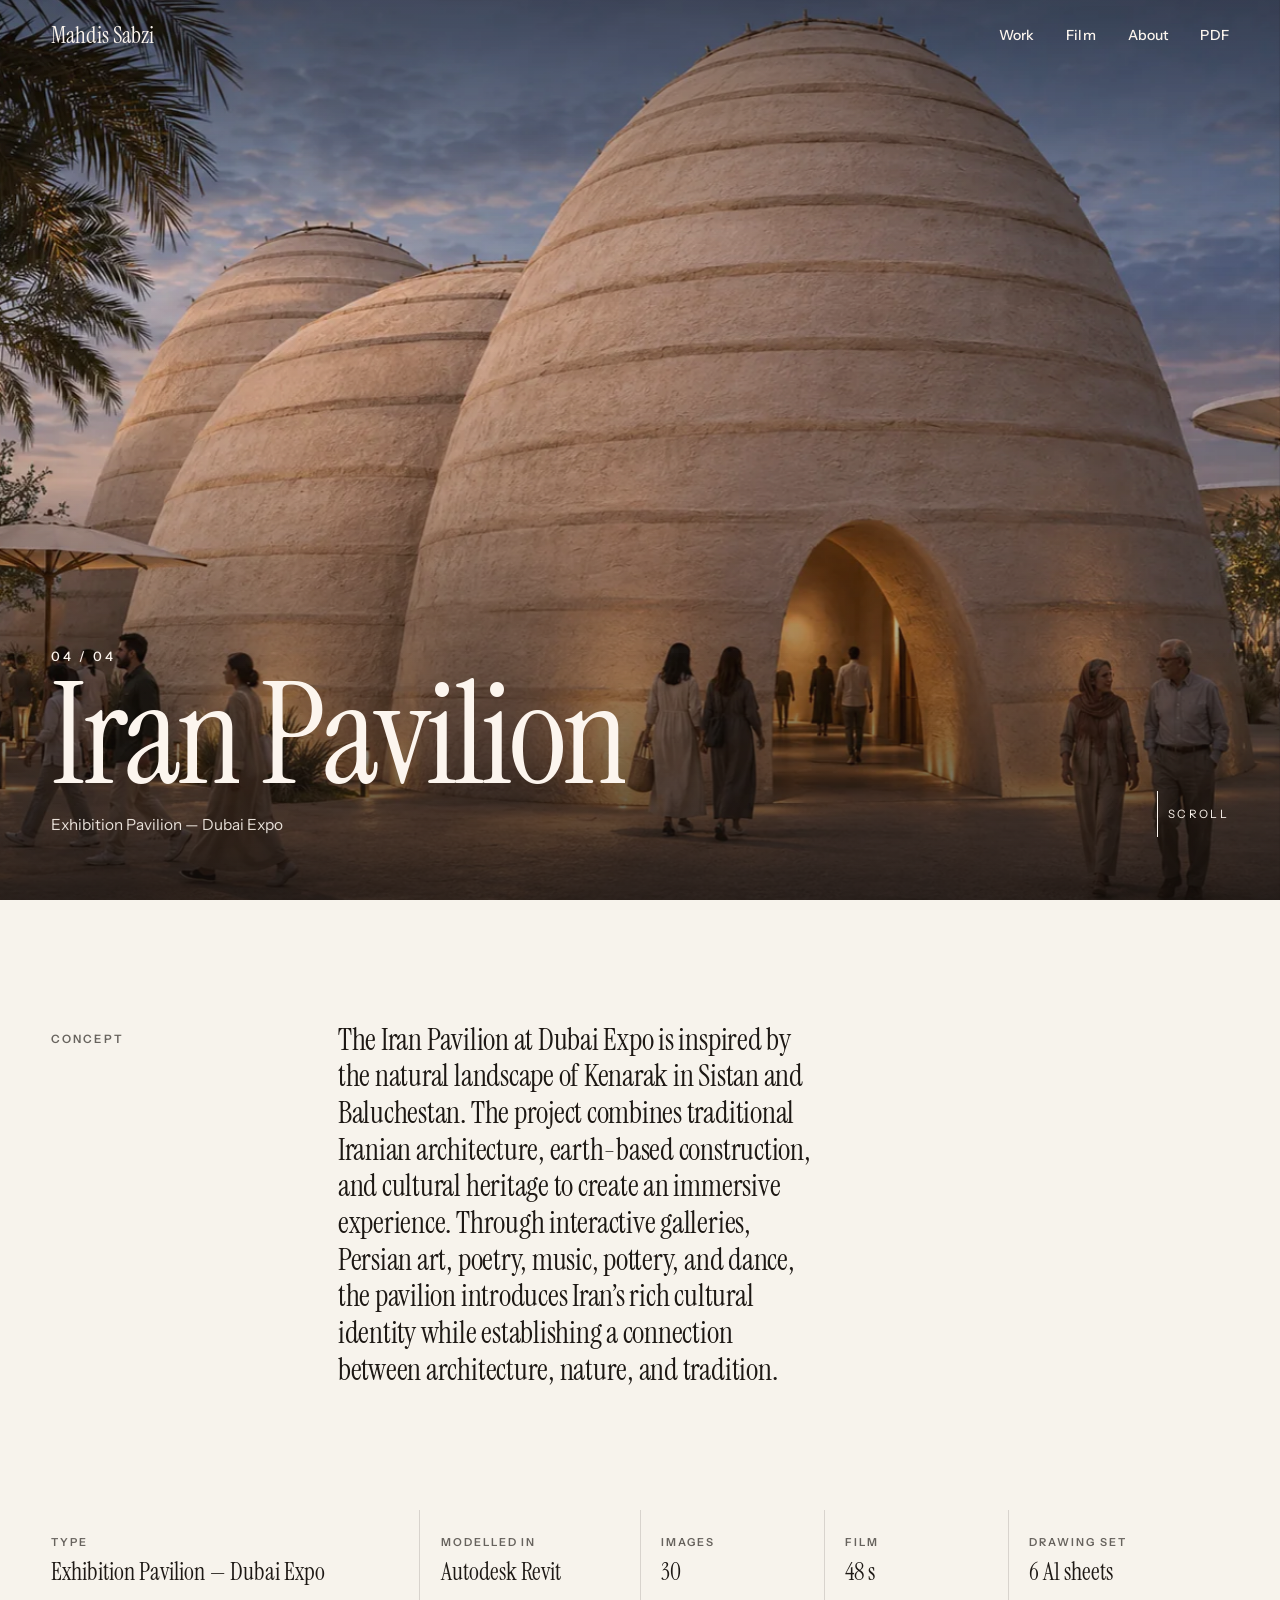
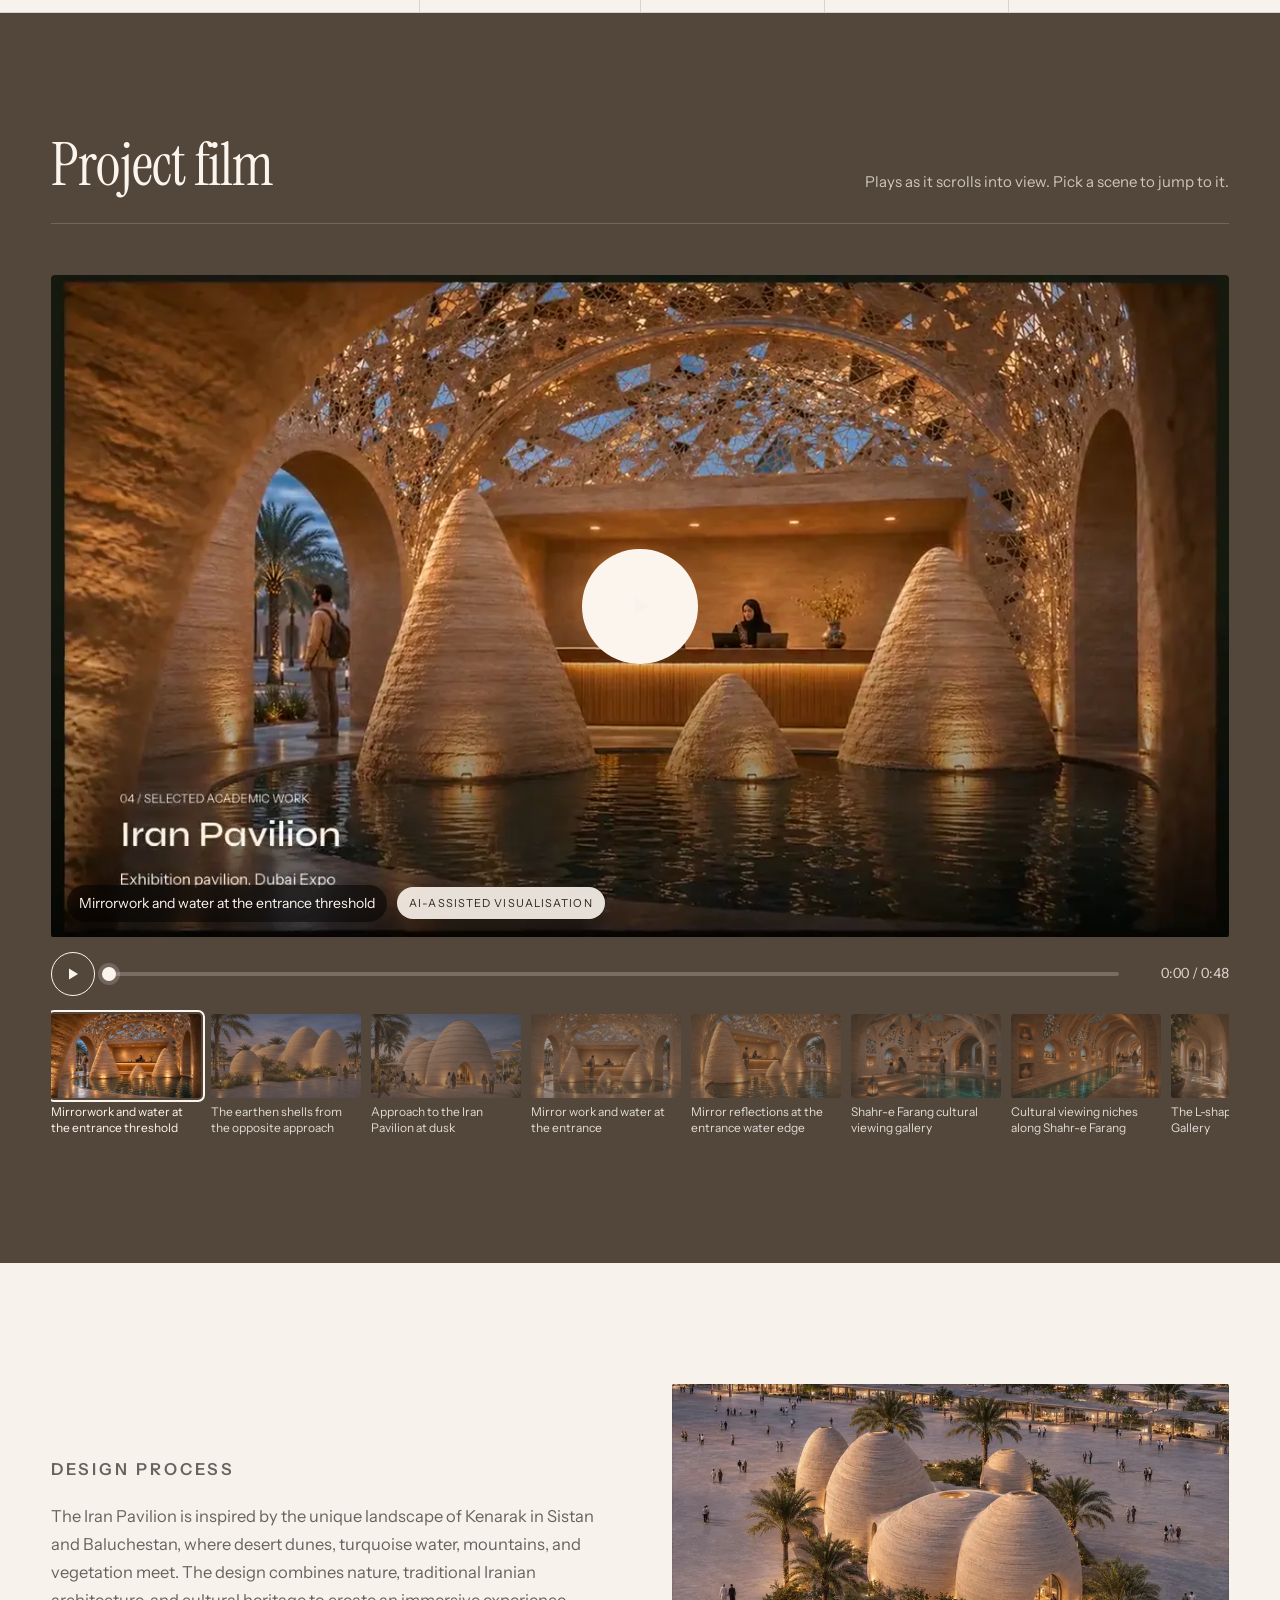
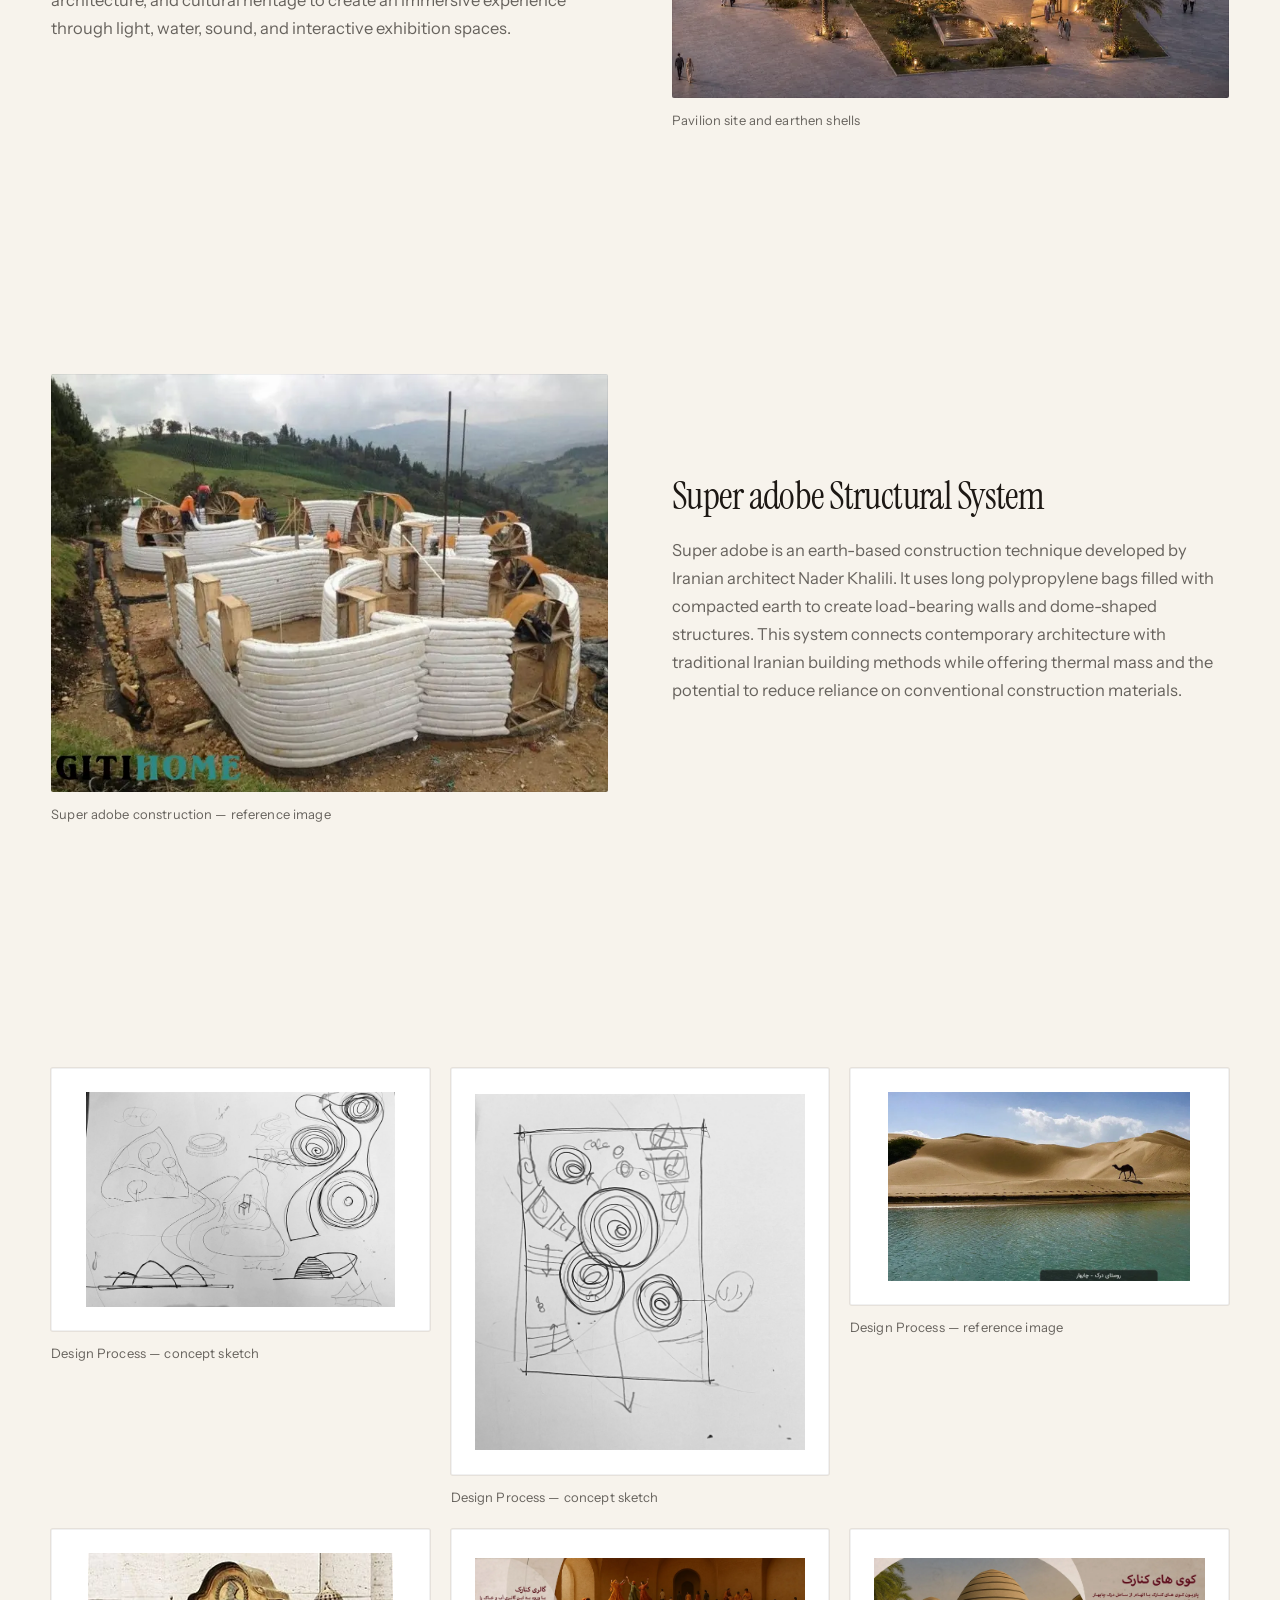
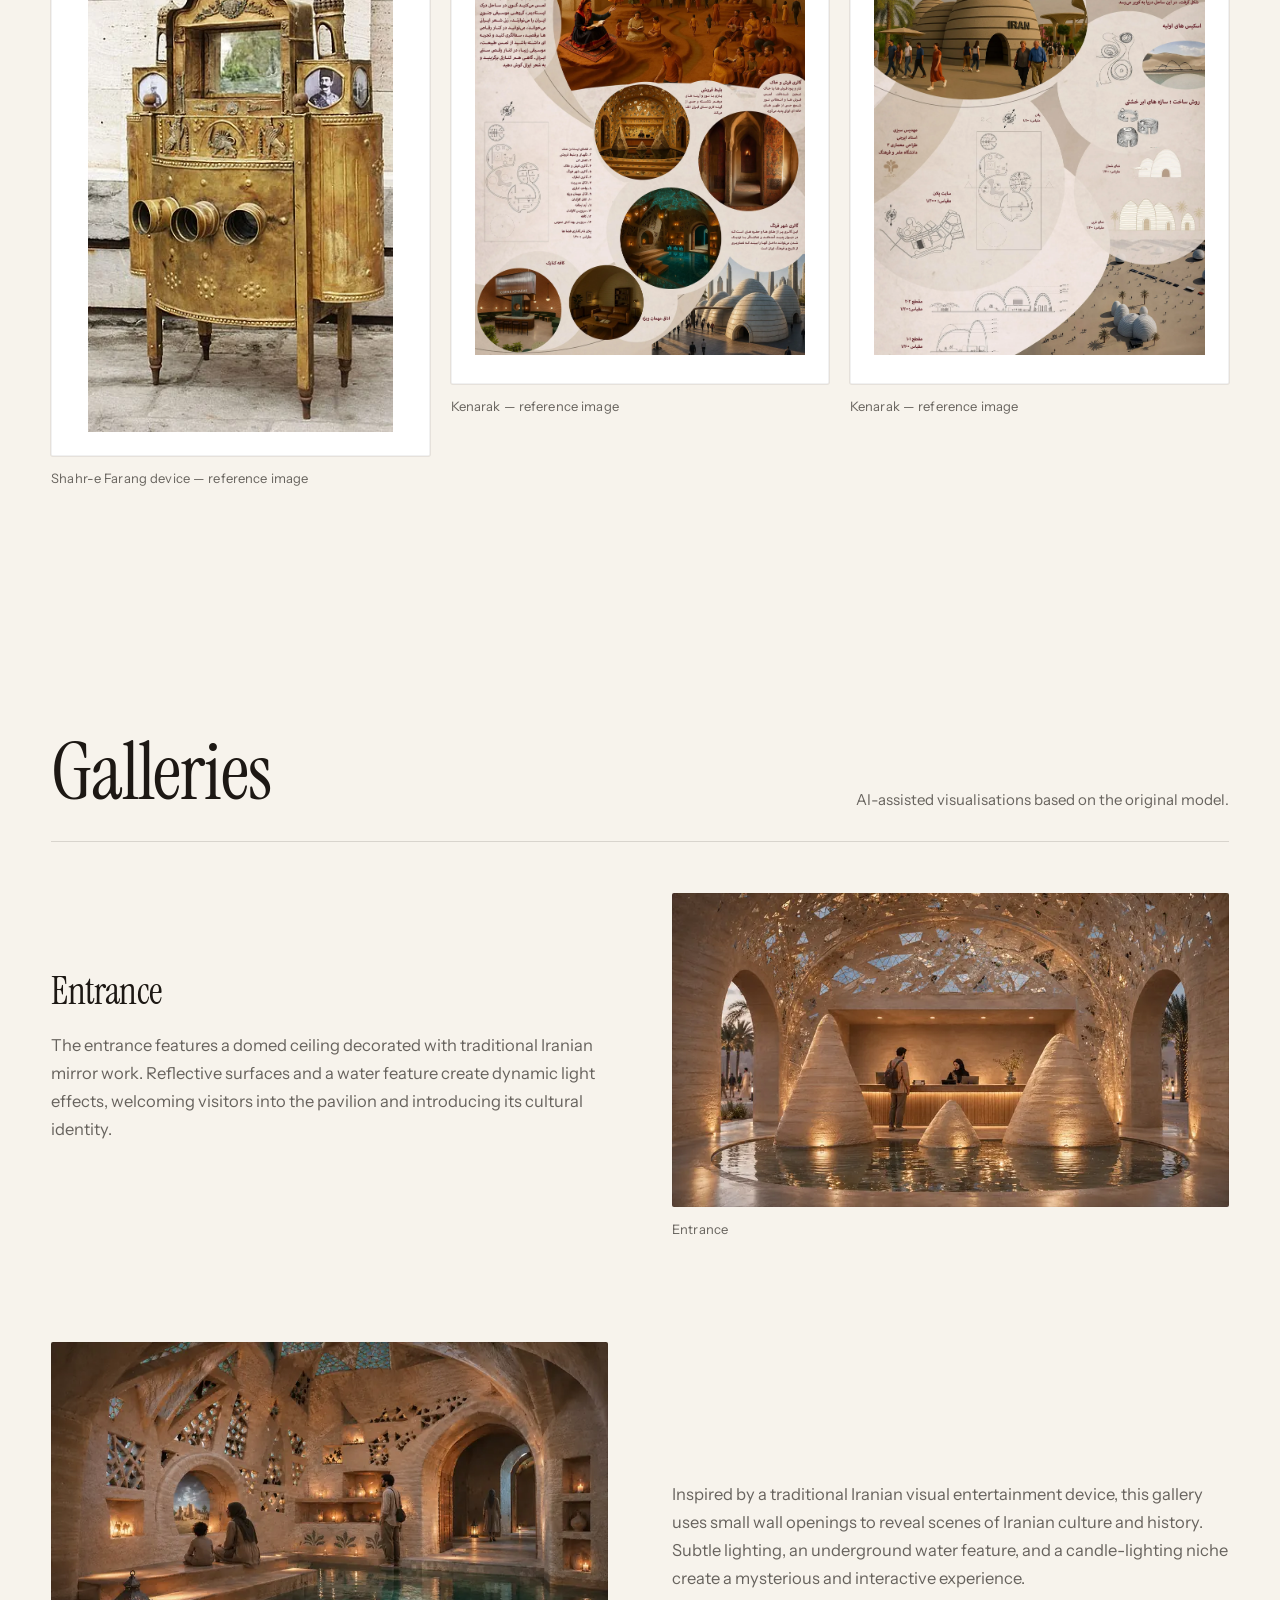
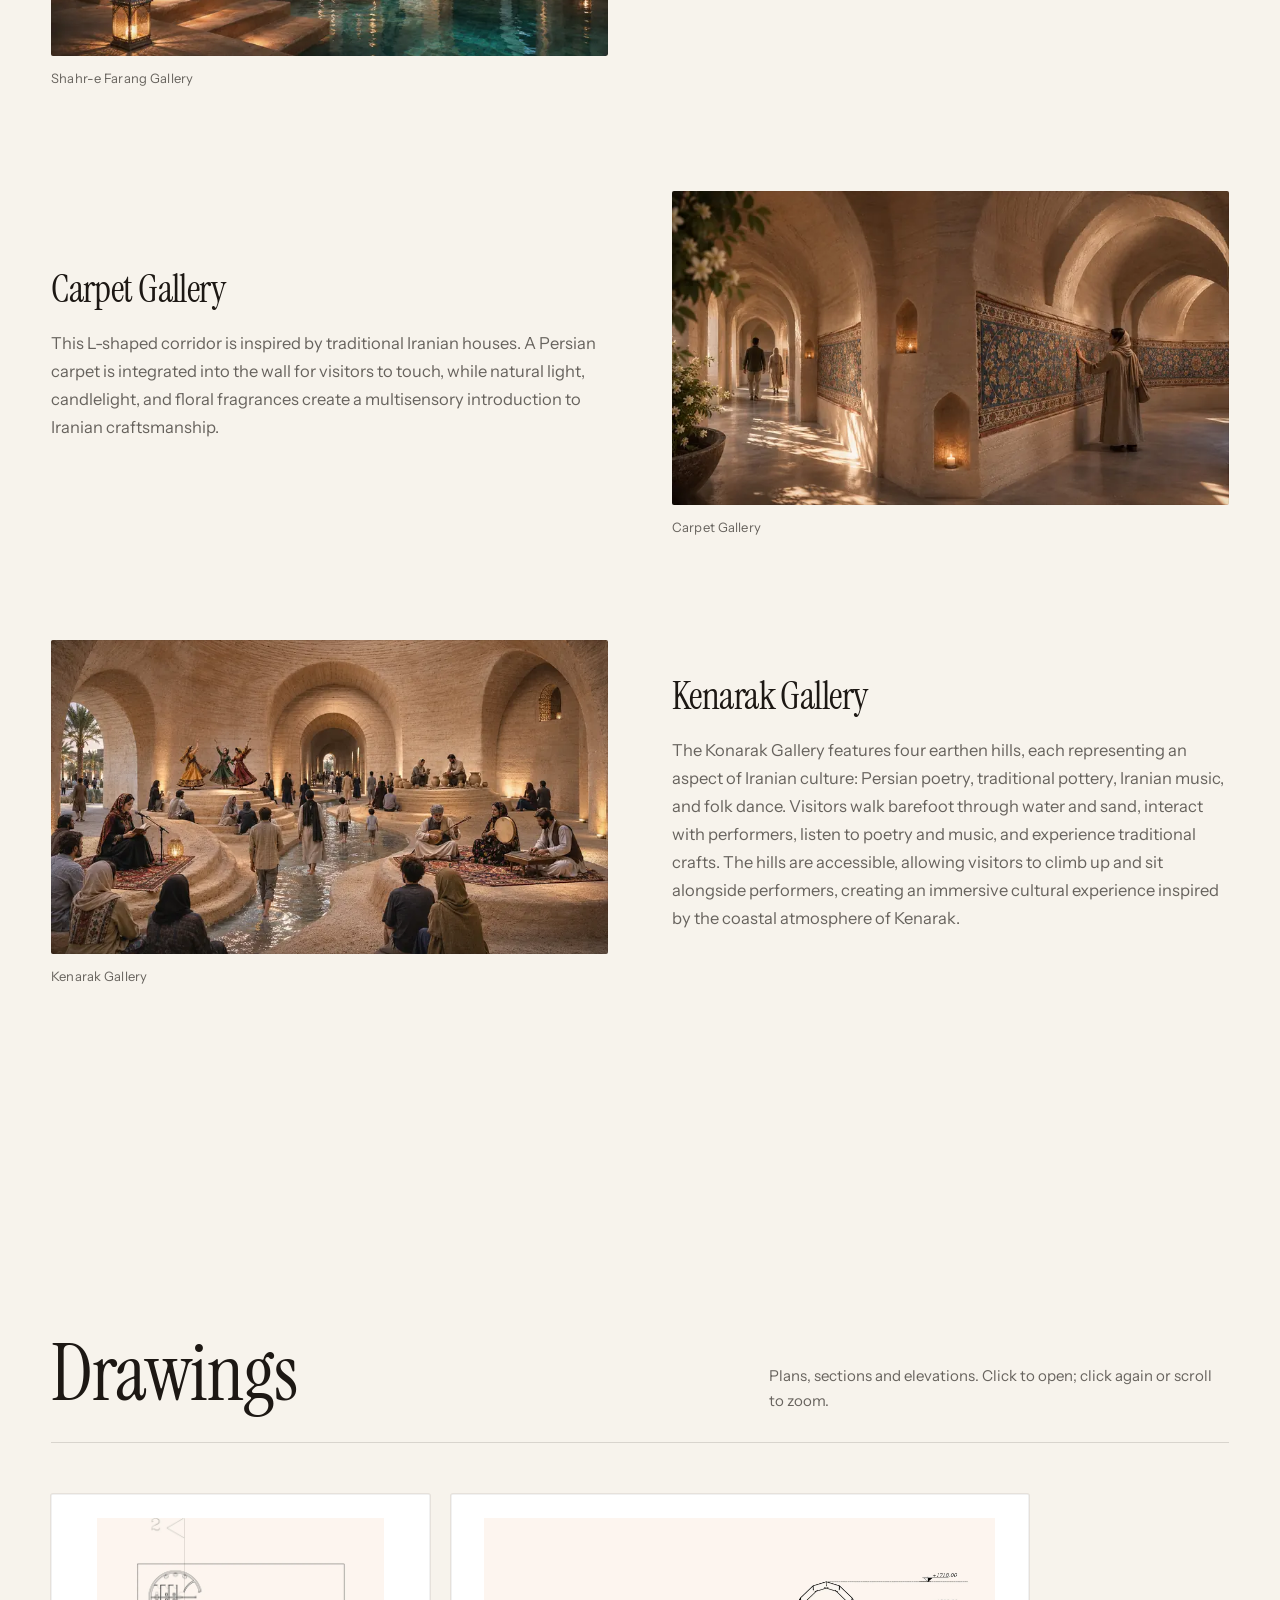
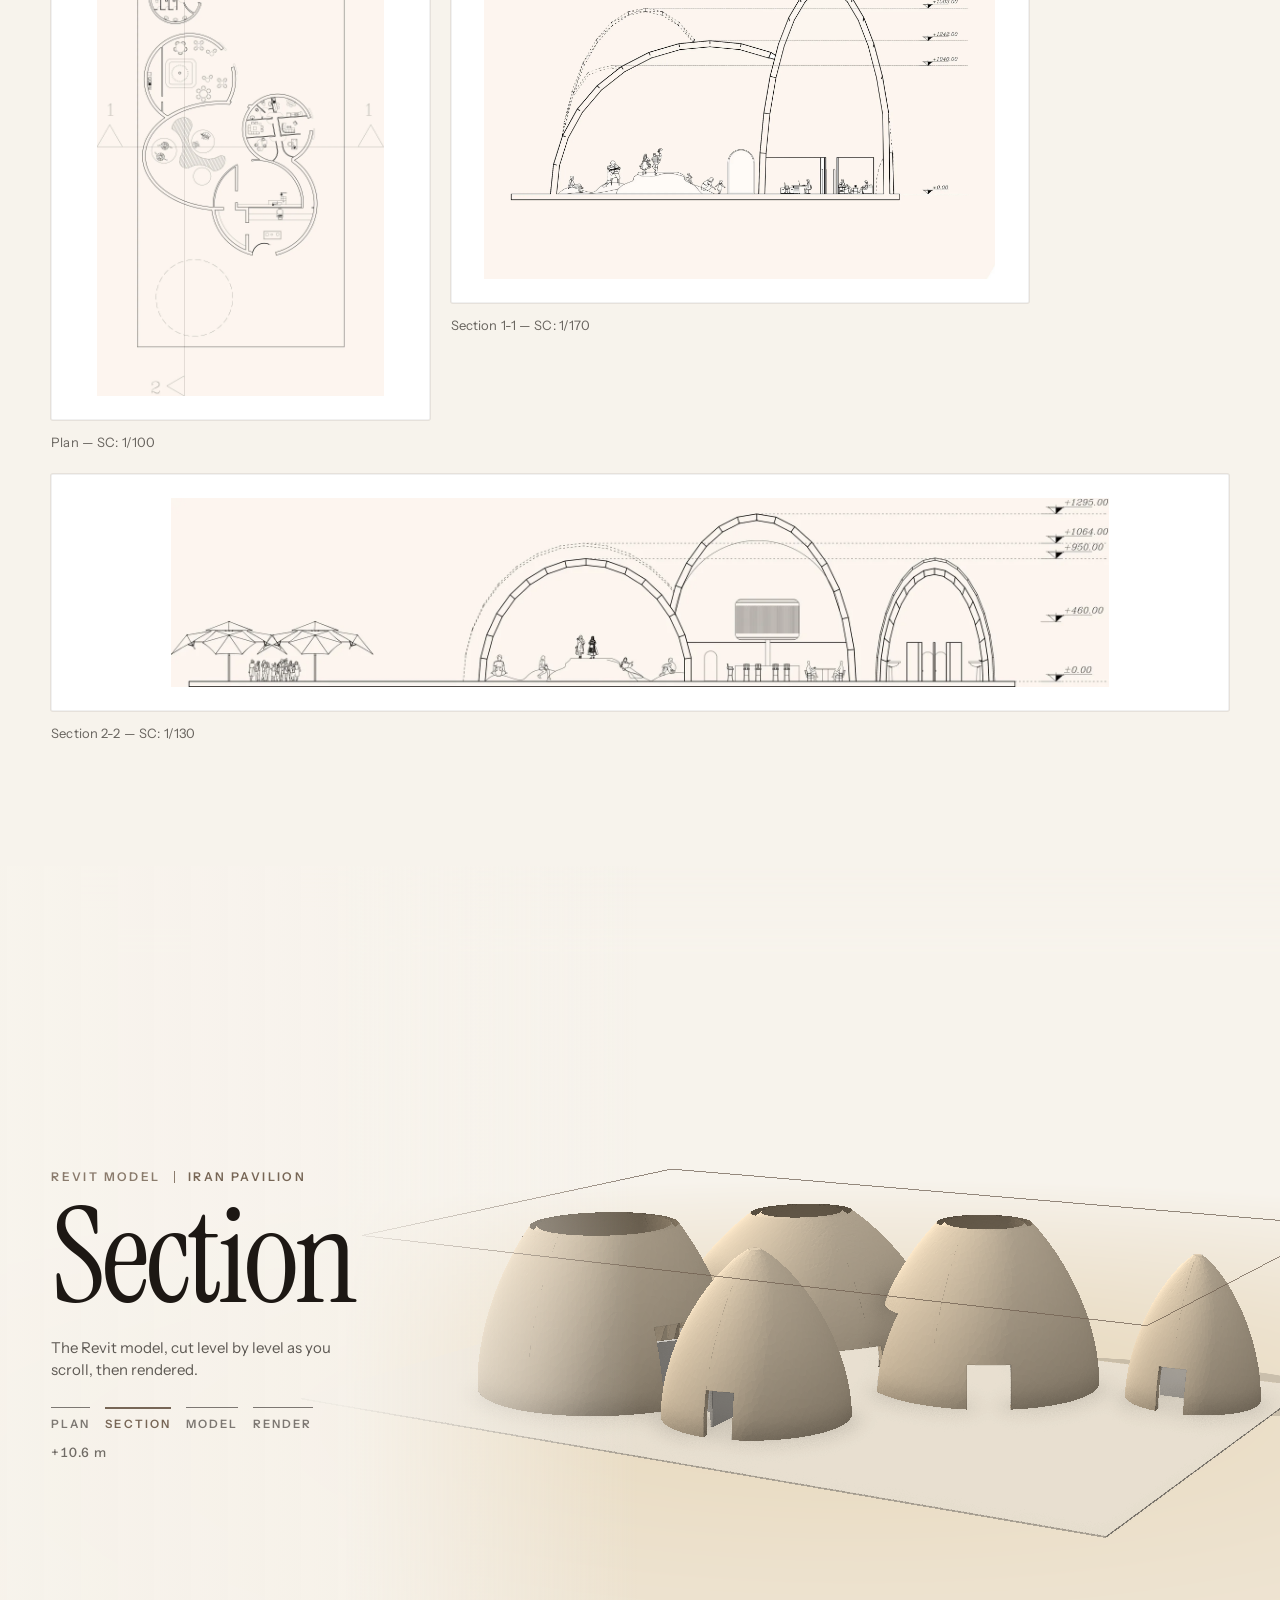
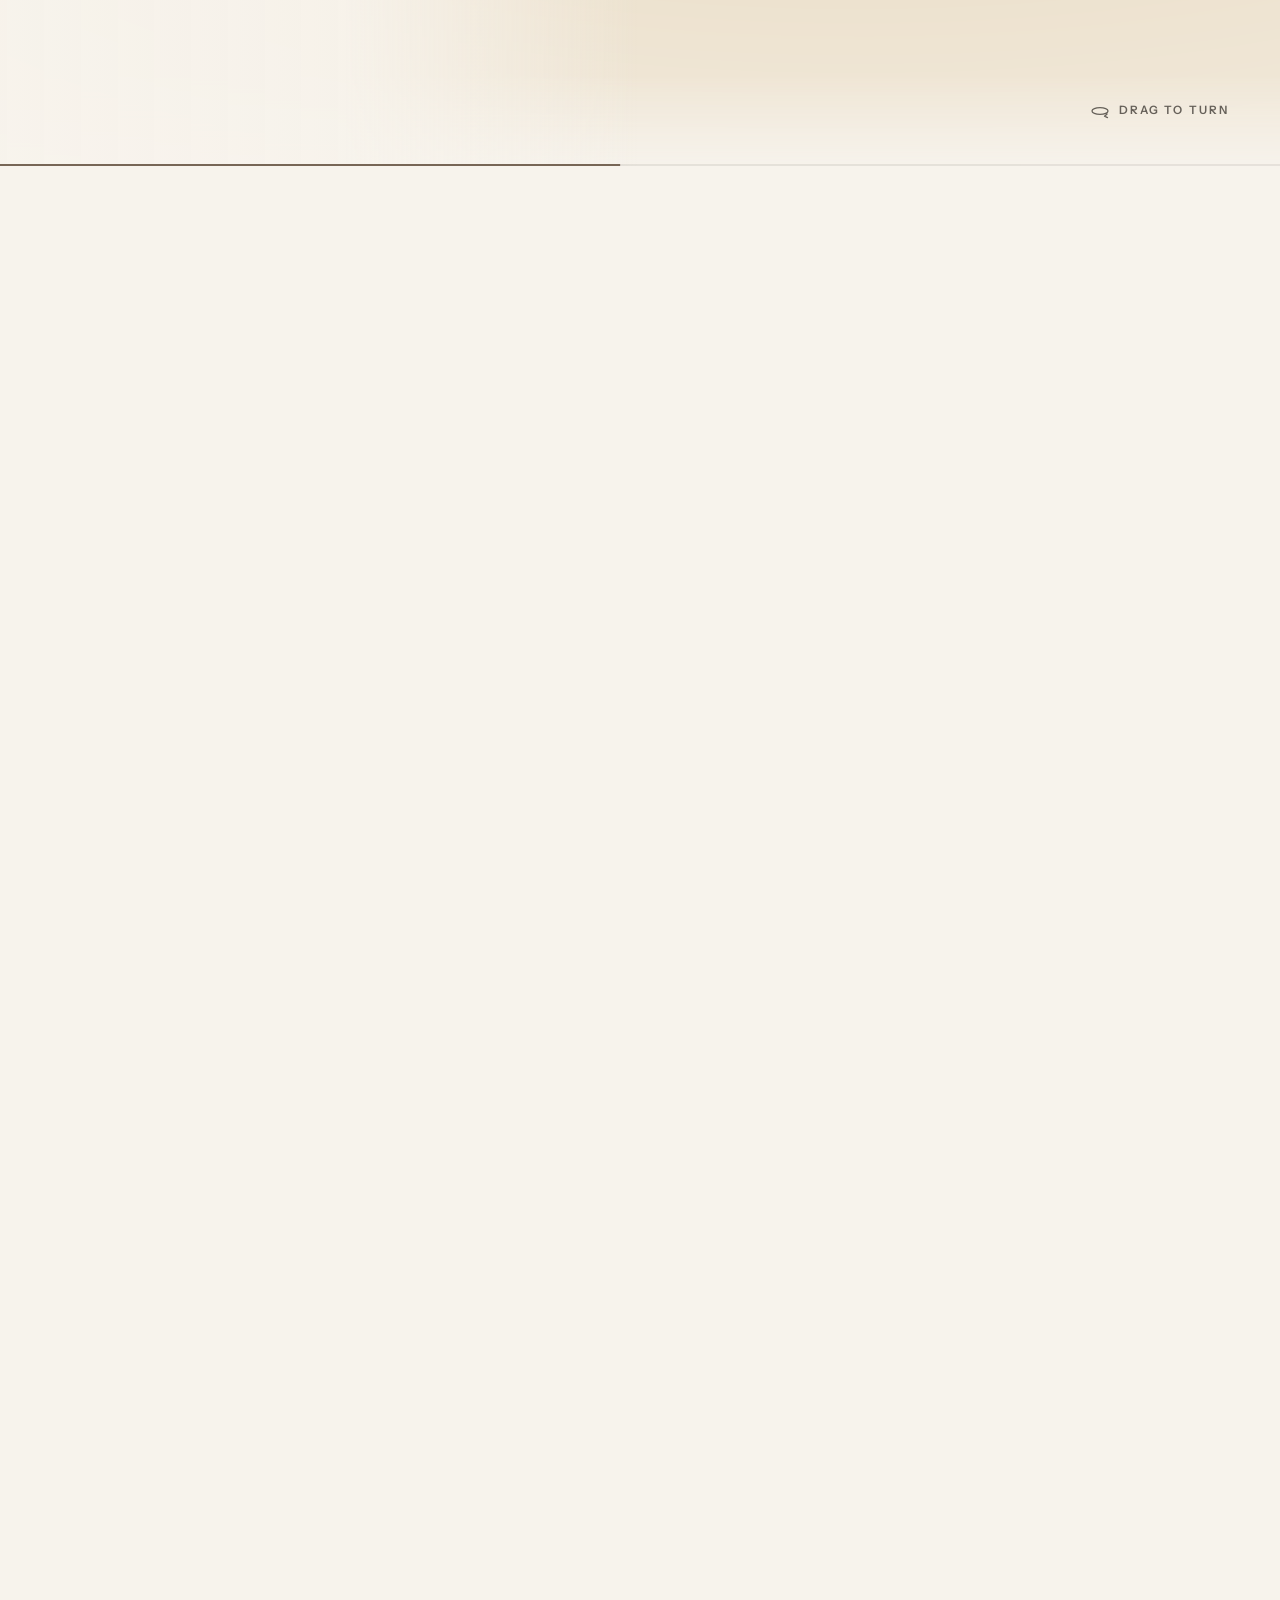
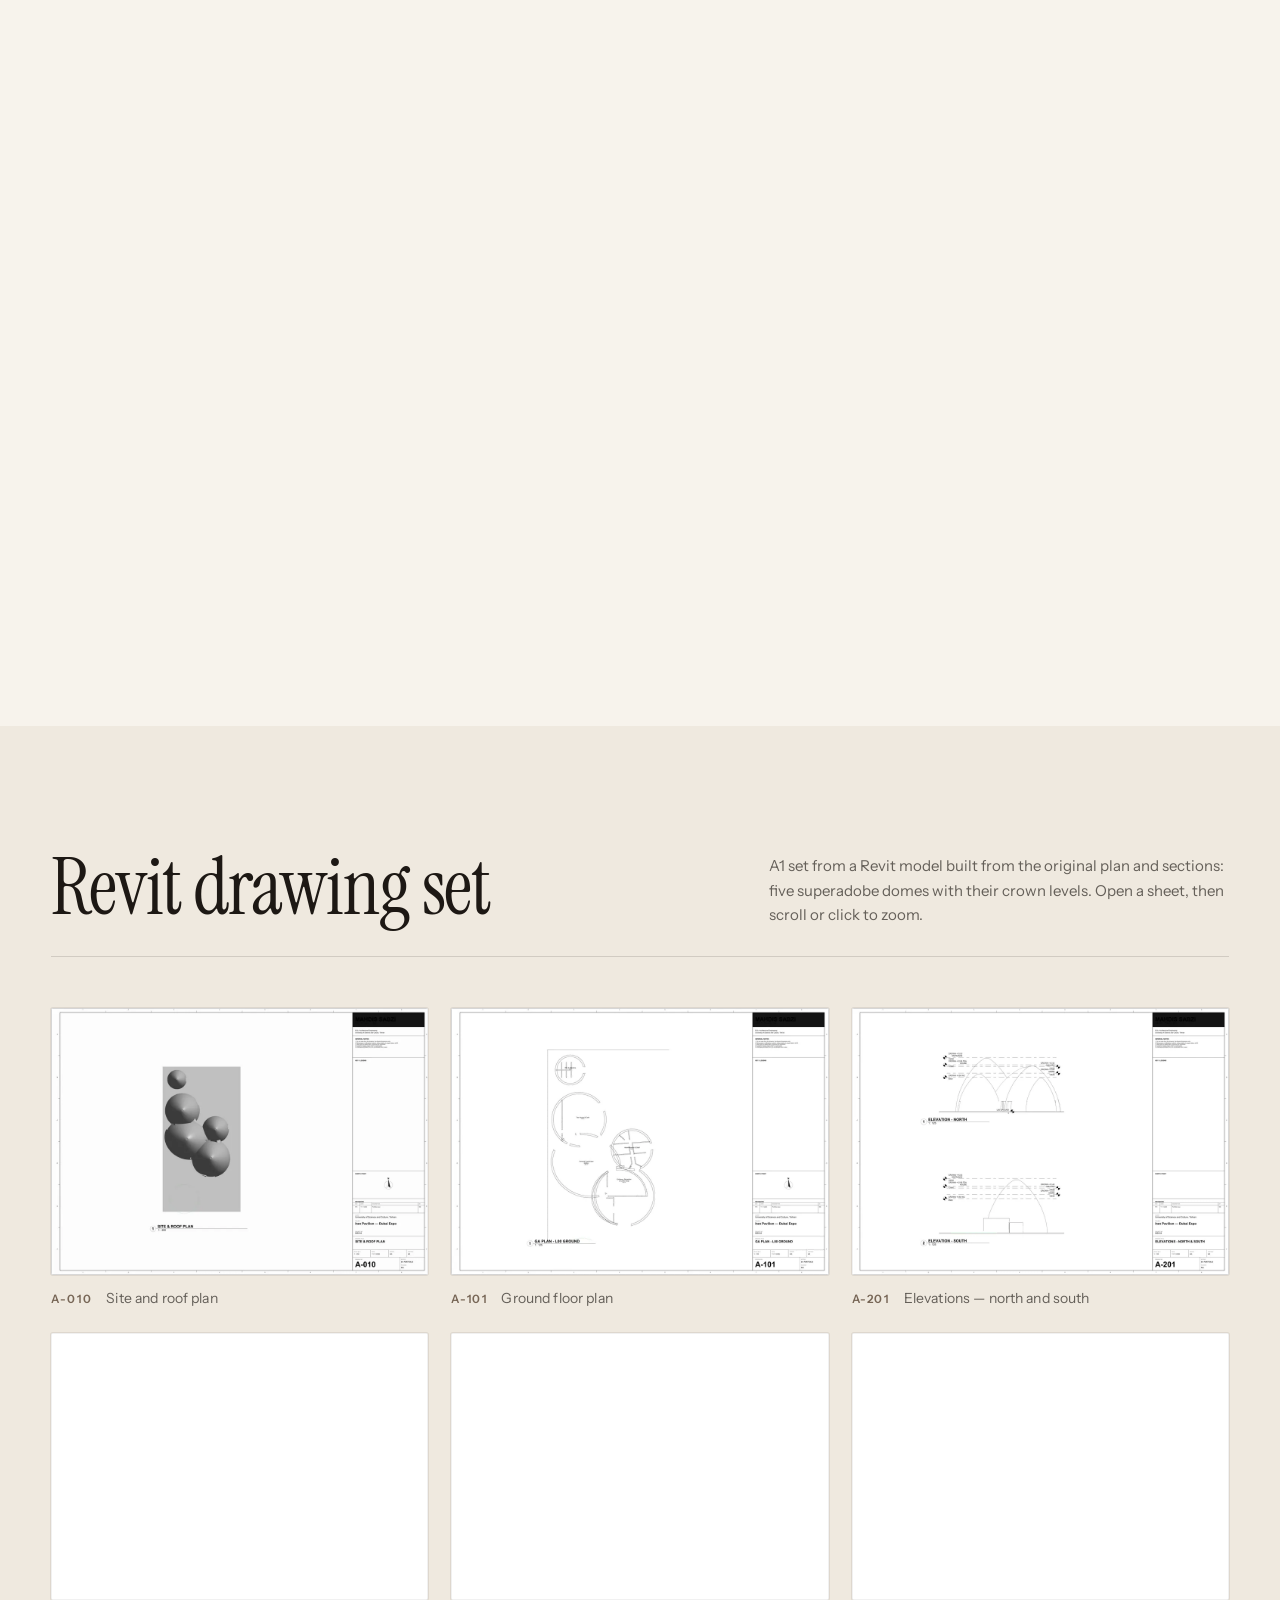
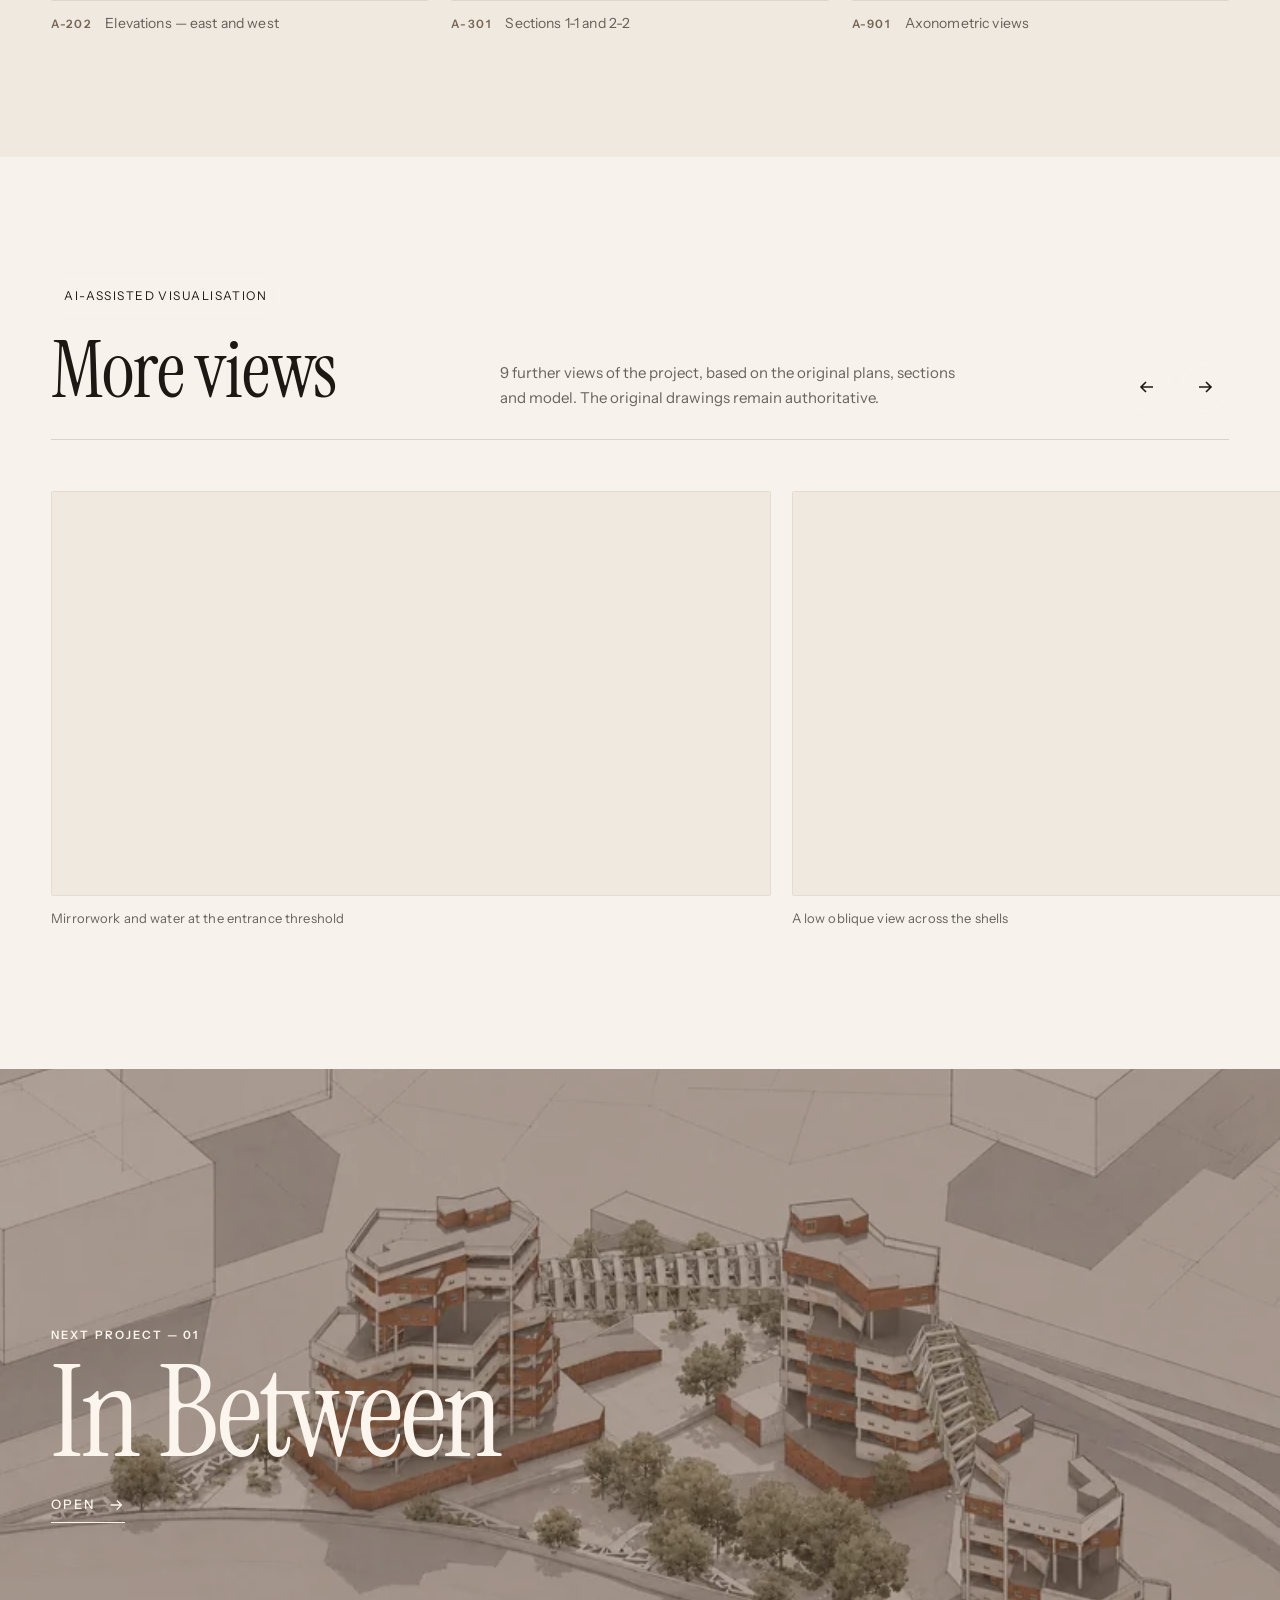
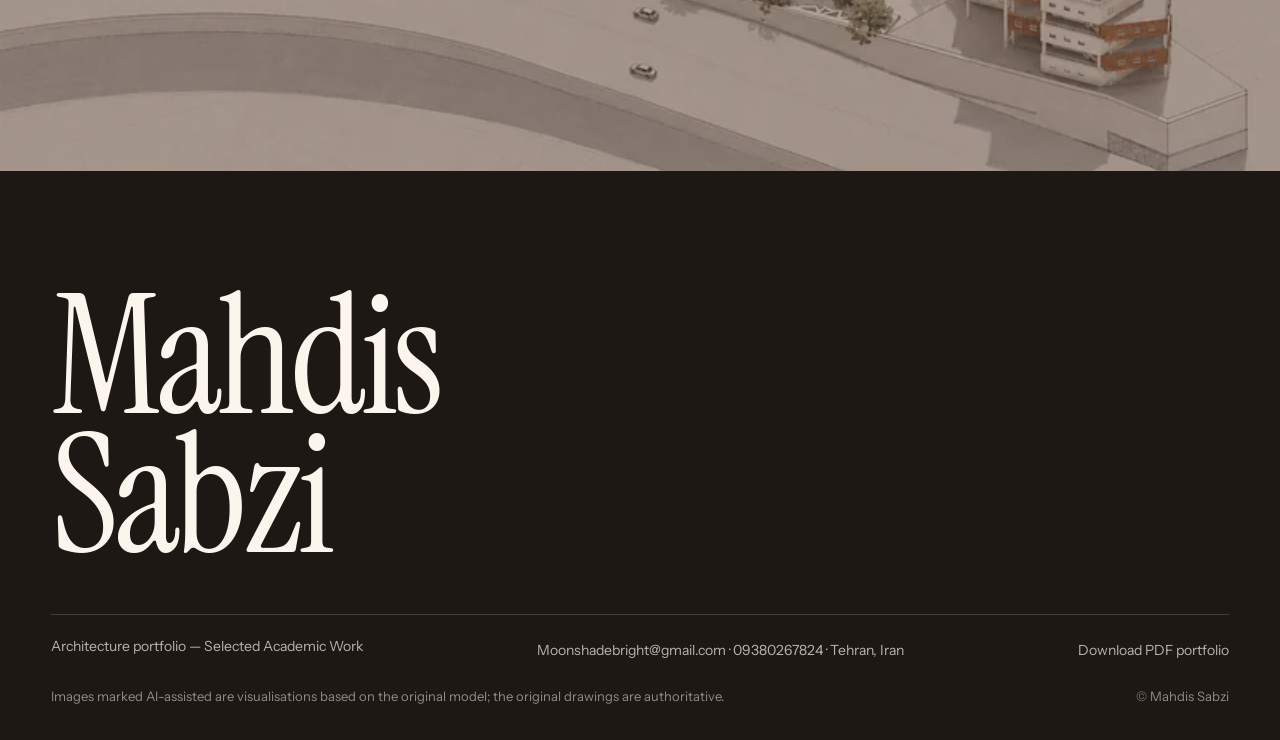
<file: iran-pavilion.html>
<!doctype html><html lang="en"><head><meta charset="utf-8"><meta name="viewport" content="width=device-width,initial-scale=1,viewport-fit=cover">
<title>Iran Pavilion — Mahdis Sabzi</title><meta name="description" content="The Iran Pavilion at Dubai Expo is inspired by the natural landscape of Kenarak in Sistan and Baluchestan. The project combines traditional Iranian archite">
<meta property="og:title" content="Iran Pavilion — Mahdis Sabzi"><meta property="og:description" content="The Iran Pavilion at Dubai Expo is inspired by the natural landscape of Kenarak in Sistan and Baluchestan. The project combines traditional Iranian archite"><meta property="og:image" content="https://kariminima2005-glitch.github.io/mahdis-portfolio/img/og/iran-pavilion.jpg"><meta property="og:image:width" content="1200"><meta property="og:image:height" content="630"><meta property="og:url" content="https://kariminima2005-glitch.github.io/mahdis-portfolio/iran-pavilion.html"><meta property="og:type" content="website"><meta property="og:site_name" content="Mahdis Sabzi"><meta name="twitter:card" content="summary_large_image"><link rel="canonical" href="https://kariminima2005-glitch.github.io/mahdis-portfolio/iran-pavilion.html">
<meta name="theme-color" data-o content="#776656">
<link rel="icon" href="data:image/svg+xml,%3Csvg xmlns='http://www.w3.org/2000/svg' viewBox='0 0 64 64'%3E%3Crect width='64' height='64' rx='12' fill='%235A4135'/%3E%3Ctext x='50%25' y='58%25' text-anchor='middle' dominant-baseline='middle' font-family='Arial' font-weight='700' font-size='30' fill='%23FCF5EE'%3EMS%3C/text%3E%3C/svg%3E">
<link rel="preconnect" href="https://fonts.googleapis.com"><link rel="preconnect" href="https://fonts.gstatic.com" crossorigin>
<link href="https://fonts.googleapis.com/css2?family=Instrument+Sans:ital,wght@0,400..700;1,400..700&family=Instrument+Serif:ital@0;1&display=swap" rel="stylesheet">
<link rel="stylesheet" href="assets/style.css?v=30"><link rel="stylesheet" href="assets/refine.css?v=30"><script>try{var x=JSON.parse(sessionStorage.getItem('xf')||'null');if(x&&Date.now()-x.t<5000){document.documentElement.classList.add('xf');document.documentElement.style.setProperty('--xfc',x.c)}}catch(e){}</script><link rel="preload" as="image" href="img/ai/p4_approach_v4.webp">
</head><body class="paper" style="--pc:#776656;--pc-deep:#53473C;--pc-soft:#877768">
<a class="skip" href="#main">Skip to content</a>
<header class="nav"><a class="brand" href="index.html">Mahdis Sabzi</a><nav aria-label="Main"><ul>
<li><a href="index.html#work">Work</a></li><li class="hide-sm"><a href="index.html#film">Film</a></li><li class="hide-sm"><a href="index.html#about">About</a></li><li class="hide-sm"><a href="portfolio.pdf" download>PDF</a></li></ul><button class="menu-btn" type="button" aria-expanded="false" aria-controls="mmenu"><span>Menu</span><i></i></button></nav></header>
<div class="mmenu" id="mmenu"><nav aria-label="Menu"><a href="index.html#work">Work</a><a href="index.html#film">Film</a><a href="index.html#about">About</a><a href="portfolio.pdf" download>PDF</a></nav>
<p class="mm-contact"><a href="mailto:Moonshadebright@gmail.com">Moonshadebright@gmail.com</a><br><a href="tel:09380267824">09380267824</a> · Tehran, Iran</p></div>
<main id="main">
<section class="p-hero"><img src="img/ai/p4_approach_v4.webp" width="1672" height="941" alt="Iran Pavilion" fetchpriority="high">
<div class="hero-copy"><div class="num">04 / 04</div><h1 class="split">Iran Pavilion</h1><div class="type">Exhibition Pavilion — Dubai Expo</div></div>
<div class="scroll-cue" aria-hidden="true"><i></i>Scroll</div></section>

<section class="sec" id="s1" data-title="Concept"><div class="wrap lead-wrap"><p class="eyebrow rv">Concept</p><div><p class="lead rv">The Iran Pavilion at Dubai Expo is inspired by the natural landscape of Kenarak in Sistan and Baluchestan. The project combines traditional Iranian architecture, earth-based construction, and cultural heritage to create an immersive experience. Through interactive galleries, Persian art, poetry, music, pottery, and dance, the pavilion introduces Iran’s rich cultural identity while establishing a connection between architecture, nature, and tradition.</p></div></div></section>

<section class="facts-band"><div class="wrap"><dl class="pfacts"><div class="rv"><dt>Type</dt><dd>Exhibition Pavilion — Dubai Expo</dd></div><div class="rv"><dt>Modelled in</dt><dd>Autodesk Revit</dd></div><div class="rv"><dt>Images</dt><dd>30</dd></div><div class="rv"><dt>Film</dt><dd>48 s</dd></div><div class="rv"><dt>Drawing set</dt><dd>6 A1 sheets</dd></div></dl></div></section>
<section class="sec cine" id="s2" data-title="Project film"><div class="wrap">
<div class="sec-head"><h2 class="rv sm">Project film</h2><p class="rv">Plays as it scrolls into view. Pick a scene to jump to it.</p></div>
<div class="rv" data-player data-autoplay>
<script type="application/json">{"duration": 48.75, "chapters": [{"start": 0, "end": 48.75, "color": "#776656", "title": "Iran Pavilion"}], "scenes": [{"start": 0.0, "caption": "Mirrorwork and water at the entrance threshold", "thumb": "img/ai/p4_signature_v5.thumb.webp", "ai": true, "color": "#776656"}, {"start": 3.25, "caption": "The earthen shells from the opposite approach", "thumb": "img/ai/p4_approach_reverse_v5.thumb.webp", "ai": true, "color": "#776656"}, {"start": 6.5, "caption": "Approach to the Iran Pavilion at dusk", "thumb": "img/ai/p4_approach_v4.thumb.webp", "ai": true, "color": "#776656"}, {"start": 9.75, "caption": "Mirror work and water at the entrance", "thumb": "img/ai/p4_entrance_v4.thumb.webp", "ai": true, "color": "#776656"}, {"start": 13.0, "caption": "Mirror reflections at the entrance water edge", "thumb": "img/ai/p4_entry_water_edge_v5.thumb.webp", "ai": true, "color": "#776656"}, {"start": 16.25, "caption": "Shahr-e Farang cultural viewing gallery", "thumb": "img/ai/p4_farang_v4.thumb.webp", "ai": true, "color": "#776656"}, {"start": 19.5, "caption": "Cultural viewing niches along Shahr-e Farang", "thumb": "img/ai/p4_farang_oblique_v5.thumb.webp", "ai": true, "color": "#776656"}, {"start": 22.75, "caption": "The L-shaped Carpet Gallery", "thumb": "img/ai/p4_carpet_v4.thumb.webp", "ai": true, "color": "#776656"}, {"start": 26.0, "caption": "The wall carpet around the gallery turn", "thumb": "img/ai/p4_carpet_turn_reverse_v5.thumb.webp", "ai": true, "color": "#776656"}, {"start": 29.25, "caption": "Four cultural mounds in the Kenarak Gallery", "thumb": "img/ai/p4_kenarak_v4.thumb.webp", "ai": true, "color": "#776656"}, {"start": 32.5, "caption": "Along the water path between four cultural hills", "thumb": "img/ai/p4_kenarak_water_path_v5.thumb.webp", "ai": true, "color": "#776656"}, {"start": 35.75, "caption": "The café around its central service island", "thumb": "img/ai/p4_cafe_v4.thumb.webp", "ai": true, "color": "#776656"}, {"start": 39.0, "caption": "Earthen shell profiles at dusk", "thumb": "img/ai/p4_elevation_v4.thumb.webp", "ai": true, "color": "#776656"}, {"start": 42.25, "caption": "A lower oblique view across all five shells", "thumb": "img/ai/p4_aerial_low_v5.thumb.webp", "ai": true, "color": "#776656"}, {"start": 45.5, "caption": "Pavilion site and unequal earthen shells", "thumb": "img/ai/p4_aerial_v4.thumb.webp", "ai": true, "color": "#776656"}]}</script>
<div class="player"><video preload="none" playsinline muted poster="img/film/p4-poster.webp" src="media/p4.mp4" aria-label="Iran Pavilion film"></video>
<button class="big-play" type="button" aria-label="Play film"><svg width="26" height="26" viewBox="0 0 16 16" aria-hidden="true"><path d="M4.5 2.5v11l9-5.5z" fill="currentColor"/></svg></button>
<div class="cap" aria-live="polite"><span class="t"></span><span class="ai" hidden>AI-assisted visualisation</span></div></div>
<div class="controls"><button class="pp" type="button" aria-label="Play"><svg width="16" height="16" viewBox="0 0 16 16" aria-hidden="true"><path d="M4 2.5v11l9-5.5z" fill="currentColor"/></svg></button>
<div class="track" role="slider" aria-label="Film position" aria-valuemin="0" aria-valuemax="100" aria-valuenow="0" aria-valuetext="Start" tabindex="0"><div class="segs"></div><div class="knob"></div><div class="tip"><img alt=""><span></span></div></div><span class="time">0:00</span></div>
<div class="strip" aria-label="Scenes — click to jump"></div></div>
</div></section>
<section class="sec" id="s3" data-title="Design Process"><div class="wrap approach">
<div class="prose"><p class="eyebrow rv">Design Process</p><p class="rv" style="font-size:clamp(18px,1.4vw,22px);margin-top:18px">The Iran Pavilion is inspired by the unique landscape of Kenarak in Sistan and Baluchestan, where desert dunes, turquoise water, mountains, and vegetation meet. The design combines nature, traditional Iranian architecture, and cultural heritage to create an immersive experience through light, water, sound, and interactive exhibition spaces.</p></div>
<figure class=" rv"><button class="tile rv-img" type="button" data-lb="iran-pavilion-a" data-full="img/ai/p4_aerial_v4.webp" data-cap="Pavilion site and earthen shells" data-src="AI-assisted visualisation" aria-label="Open image: Pavilion site and earthen shells"><img loading="lazy" decoding="async" src="img/ai/p4_aerial_v4.thumb.webp" width="1672" height="941" alt="Pavilion site and earthen shells"></button><figcaption>Pavilion site and earthen shells</figcaption></figure></div></section>
<section class="sec" id="s4" data-title="Super adobe Structural System"><div class="wrap approach">
<figure class=" rv"><button class="tile sheet rv-img" type="button" data-lb="iran-pavilion-t" data-full="img/orig/image52.webp" data-cap="Super adobe construction — reference image" data-src="Original portfolio" aria-label="Open image: Super adobe construction — reference image"><img loading="lazy" decoding="async" src="img/orig/image52.thumb.webp" width="768" height="576" alt="Super adobe construction — reference image"></button><figcaption>Super adobe construction — reference image</figcaption></figure>
<div class="prose"><h3 class="rv" style="margin-top:0">Super adobe Structural System</h3><p class="rv" style="font-size:clamp(18px,1.4vw,22px)">Super adobe is an earth-based construction technique developed by Iranian architect Nader Khalili. It uses long polypropylene bags filled with compacted earth to create load-bearing walls and dome-shaped structures. This system connects contemporary architecture with traditional Iranian building methods while offering thermal mass and the potential to reduce reliance on conventional construction materials.</p></div></div></section>
<section class="sec"><div class="wrap"><div class="drawings"><figure class="third rv"><button class="tile fit rv-img" style="aspect-ratio:1.444" type="button" data-lb="iran-pavilion-sk" data-full="img/orig/image48.webp" data-cap="Design Process — concept sketch" data-src="Original portfolio" aria-label="Open image: Design Process — concept sketch"><img loading="lazy" decoding="async" src="img/orig/image48.webp" width="1500" height="1039" alt="Design Process — concept sketch"></button><figcaption>Design Process — concept sketch</figcaption></figure><figure class="third rv"><button class="tile fit rv-img" style="aspect-ratio:0.931" type="button" data-lb="iran-pavilion-sk" data-full="img/orig/image49.webp" data-cap="Design Process — concept sketch" data-src="Original portfolio" aria-label="Open image: Design Process — concept sketch"><img loading="lazy" decoding="async" src="img/orig/image49.webp" width="1397" height="1500" alt="Design Process — concept sketch"></button><figcaption>Design Process — concept sketch</figcaption></figure><figure class="third rv"><button class="tile fit rv-img" style="aspect-ratio:1.600" type="button" data-lb="iran-pavilion-sk" data-full="img/orig/image50.webp" data-cap="Design Process — reference image" data-src="Original portfolio" aria-label="Open image: Design Process — reference image"><img loading="lazy" decoding="async" src="img/orig/image50.webp" width="800" height="500" alt="Design Process — reference image"></button><figcaption>Design Process — reference image</figcaption></figure><figure class="third rv"><button class="tile fit rv-img" style="aspect-ratio:0.720" type="button" data-lb="iran-pavilion-sk" data-full="img/orig/image55.webp" data-cap="Shahr-e Farang device — reference image" data-src="Original portfolio" aria-label="Open image: Shahr-e Farang device — reference image"><img loading="lazy" decoding="async" src="img/orig/image55.webp" width="330" height="518" alt="Shahr-e Farang device — reference image"></button><figcaption>Shahr-e Farang device — reference image</figcaption></figure><figure class="third rv"><button class="tile fit rv-img" style="aspect-ratio:0.834" type="button" data-lb="iran-pavilion-sk" data-full="img/extra/p4_ref_kenarak1.webp" data-cap="Kenarak — reference image" data-src="Original portfolio" aria-label="Open image: Kenarak — reference image"><img loading="lazy" decoding="async" src="img/extra/p4_ref_kenarak1.webp" width="1667" height="2000" alt="Kenarak — reference image"></button><figcaption>Kenarak — reference image</figcaption></figure><figure class="third rv"><button class="tile fit rv-img" style="aspect-ratio:0.834" type="button" data-lb="iran-pavilion-sk" data-full="img/extra/p4_ref_kenarak2.webp" data-cap="Kenarak — reference image" data-src="Original portfolio" aria-label="Open image: Kenarak — reference image"><img loading="lazy" decoding="async" src="img/extra/p4_ref_kenarak2.webp" width="1667" height="2000" alt="Kenarak — reference image"></button><figcaption>Kenarak — reference image</figcaption></figure></div></div></section><section class="sec" id="s5" data-title="Galleries"><div class="wrap"><div class="sec-head"><h2 class="rv">Galleries</h2><p class="rv">AI-assisted visualisations based on the original model.</p></div><div class="gal"><figure class=" rv"><button class="tile rv-img" type="button" data-lb="iran-pavilion-gal" data-full="img/ai/p4_entrance_v4.webp" data-cap="Entrance" data-src="AI-assisted visualisation" aria-label="Open image: Entrance"><img loading="lazy" decoding="async" src="img/ai/p4_entrance_v4.thumb.webp" width="1672" height="941" alt="Entrance"></button><figcaption>Entrance</figcaption></figure><div class="prose"><h3 class="rv">Entrance</h3><p class="rv">The entrance features a domed ceiling decorated with traditional Iranian mirror work. Reflective surfaces and a water feature create dynamic light effects, welcoming visitors into the pavilion and introducing its cultural identity.</p></div></div><div class="gal"><figure class=" rv"><button class="tile rv-img" type="button" data-lb="iran-pavilion-gal" data-full="img/ai/p4_farang_v4.webp" data-cap="Shahr-e Farang Gallery" data-src="AI-assisted visualisation" aria-label="Open image: Shahr-e Farang Gallery"><img loading="lazy" decoding="async" src="img/ai/p4_farang_v4.thumb.webp" width="1672" height="941" alt="Shahr-e Farang Gallery"></button><figcaption>Shahr-e Farang Gallery</figcaption></figure><div class="prose"><h3 class="rv">Shahr-e Farang Gallery</h3><p class="rv">Inspired by a traditional Iranian visual entertainment device, this gallery uses small wall openings to reveal scenes of Iranian culture and history. Subtle lighting, an underground water feature, and a candle-lighting niche create a mysterious and interactive experience.</p></div></div><div class="gal"><figure class=" rv"><button class="tile rv-img" type="button" data-lb="iran-pavilion-gal" data-full="img/ai/p4_carpet_v4.webp" data-cap="Carpet Gallery" data-src="AI-assisted visualisation" aria-label="Open image: Carpet Gallery"><img loading="lazy" decoding="async" src="img/ai/p4_carpet_v4.thumb.webp" width="1672" height="941" alt="Carpet Gallery"></button><figcaption>Carpet Gallery</figcaption></figure><div class="prose"><h3 class="rv">Carpet Gallery</h3><p class="rv">This L-shaped corridor is inspired by traditional Iranian houses. A Persian carpet is integrated into the wall for visitors to touch, while natural light, candlelight, and floral fragrances create a multisensory introduction to Iranian craftsmanship.</p></div></div><div class="gal"><figure class=" rv"><button class="tile rv-img" type="button" data-lb="iran-pavilion-gal" data-full="img/ai/p4_kenarak_v4.webp" data-cap="Kenarak Gallery" data-src="AI-assisted visualisation" aria-label="Open image: Kenarak Gallery"><img loading="lazy" decoding="async" src="img/ai/p4_kenarak_v4.thumb.webp" width="1672" height="941" alt="Kenarak Gallery"></button><figcaption>Kenarak Gallery</figcaption></figure><div class="prose"><h3 class="rv">Kenarak Gallery</h3><p class="rv">The Konarak Gallery features four earthen hills, each representing an aspect of Iranian culture: Persian poetry, traditional pottery, Iranian music, and folk dance. Visitors walk barefoot through water and sand, interact with performers, listen to poetry and music, and experience traditional crafts. The hills are accessible, allowing visitors to climb up and sit alongside performers, creating an immersive cultural experience inspired by the coastal atmosphere of Kenarak.</p></div></div></div></section>
<section class="sec" id="s6" data-title="Drawings"><div class="wrap"><div class="sec-head"><h2 class="rv">Drawings</h2><p class="rv">Plans, sections and elevations. Click to open; click again or scroll to zoom.</p></div>
<div class="drawings"><figure class="third rv"><button class="tile fit rv-img" style="aspect-ratio:0.720" type="button" data-lb="iran-pavilion-dr" data-full="img/orig/image60.webp" data-cap="Plan — SC: 1/100" data-src="Original drawing" aria-label="Open image: Plan — SC: 1/100"><img loading="lazy" decoding="async" src="img/orig/image60.webp" width="1200" height="2000" alt="Plan — SC: 1/100"></button><figcaption>Plan — SC: 1/100</figcaption></figure><figure class=" rv"><button class="tile fit rv-img" style="aspect-ratio:1.414" type="button" data-lb="iran-pavilion-dr" data-full="img/orig/image59.webp" data-cap="Section 1-1 — SC: 1/170" data-src="Original drawing" aria-label="Open image: Section 1-1 — SC: 1/170"><img loading="lazy" decoding="async" src="img/orig/image59.webp" width="2000" height="1414" alt="Section 1-1 — SC: 1/170"></button><figcaption>Section 1-1 — SC: 1/170</figcaption></figure><figure class="wide rv"><button class="tile fit rv-img" style="aspect-ratio:4.975" type="button" data-lb="iran-pavilion-dr" data-full="img/orig/image58.webp" data-cap="Section 2-2 — SC: 1/130" data-src="Original drawing" aria-label="Open image: Section 2-2 — SC: 1/130"><img loading="lazy" decoding="async" src="img/orig/image58.webp" width="2000" height="402" alt="Section 2-2 — SC: 1/130"></button><figcaption>Section 2-2 — SC: 1/130</figcaption></figure></div></div></section>
<section class="m3d" id="model" data-title="3D model" data-model="models/pv.mdl?v=30" data-setting="sand" data-accent="#776656" data-levels="0" aria-label="Iran Pavilion: the Revit model"><div class="m3d-pin"><img class="m3d-poster" src="img/m3d/pv.webp" width="1600" height="1000" loading="lazy" decoding="async" alt="Iran Pavilion, the finished Revit model seen from above"><img class="m3d-render" src="img/m3d/pv_render.webp?v=30" width="1920" height="1200" loading="lazy" decoding="async" alt="Iran Pavilion: Blender render of the Revit model in a landscape setting"><div class="m3d-drag" tabindex="0" role="group" aria-label="3D model of Iran Pavilion. Drag, or use the left and right arrow keys, to turn it."></div><div class="m3d-ui wrap"><p class="m3d-eye"><span>Revit model</span>Iran Pavilion</p><p class="m3d-word" aria-hidden="true">Plan</p><p class="m3d-note">The Revit model, cut level by level as you scroll, then rendered.</p><ol class="m3d-steps" aria-hidden="true"><li class="on">Plan</li><li>Section</li><li>Model</li><li>Render</li></ol><p class="m3d-lvl" aria-hidden="true"></p></div><p class="m3d-hint" aria-hidden="true"><svg width="22" height="22" viewBox="0 0 22 22"><path d="M3 11a8 3.4 0 1 0 16 0a8 3.4 0 1 0-16 0M15.5 16.2l2.6-2.2M15.5 16.2l3 1.4" stroke="currentColor" stroke-width="1.3" fill="none" stroke-linecap="round"/></svg>Drag to turn</p><p class="m3d-credit">Rendered in Blender from the Revit model. Landscape is illustrative.</p><p class="m3d-load" aria-hidden="true">Loading model</p><div class="m3d-bar" aria-hidden="true"><i></i></div></div></section>
<section class="sec tint" id="s8" data-title="Revit drawing set"><div class="wrap"><div class="sec-head"><h2 class="rv">Revit drawing set</h2><p class="rv">A1 set from a Revit model built from the original plan and sections: five superadobe domes with their crown levels. Open a sheet, then scroll or click to zoom.</p></div><div class="sheets"><figure class="sheet rv"><button class="tile fit rv-img" type="button" data-lb="pv-revit" data-full="img/revit/pv_a010.webp" data-cap="A-010 — Site and roof plan" data-src="Revit drawing set, sheet A-010" aria-label="Open sheet A-010: Site and roof plan"><img loading="lazy" decoding="async" src="img/revit/pv_a010.thumb.webp" width="3312" height="2339" alt="Site and roof plan"></button><figcaption><b>A-010</b><span>Site and roof plan</span></figcaption></figure><figure class="sheet rv"><button class="tile fit rv-img" type="button" data-lb="pv-revit" data-full="img/revit/pv_a101.webp" data-cap="A-101 — Ground floor plan" data-src="Revit drawing set, sheet A-101" aria-label="Open sheet A-101: Ground floor plan"><img loading="lazy" decoding="async" src="img/revit/pv_a101.thumb.webp" width="3312" height="2339" alt="Ground floor plan"></button><figcaption><b>A-101</b><span>Ground floor plan</span></figcaption></figure><figure class="sheet rv"><button class="tile fit rv-img" type="button" data-lb="pv-revit" data-full="img/revit/pv_a201.webp" data-cap="A-201 — Elevations — north and south" data-src="Revit drawing set, sheet A-201" aria-label="Open sheet A-201: Elevations — north and south"><img loading="lazy" decoding="async" src="img/revit/pv_a201.thumb.webp" width="3312" height="2339" alt="Elevations — north and south"></button><figcaption><b>A-201</b><span>Elevations — north and south</span></figcaption></figure><figure class="sheet rv"><button class="tile fit rv-img" type="button" data-lb="pv-revit" data-full="img/revit/pv_a202.webp" data-cap="A-202 — Elevations — east and west" data-src="Revit drawing set, sheet A-202" aria-label="Open sheet A-202: Elevations — east and west"><img loading="lazy" decoding="async" src="img/revit/pv_a202.thumb.webp" width="3312" height="2339" alt="Elevations — east and west"></button><figcaption><b>A-202</b><span>Elevations — east and west</span></figcaption></figure><figure class="sheet rv"><button class="tile fit rv-img" type="button" data-lb="pv-revit" data-full="img/revit/pv_a301.webp" data-cap="A-301 — Sections 1-1 and 2-2" data-src="Revit drawing set, sheet A-301" aria-label="Open sheet A-301: Sections 1-1 and 2-2"><img loading="lazy" decoding="async" src="img/revit/pv_a301.thumb.webp" width="3312" height="2339" alt="Sections 1-1 and 2-2"></button><figcaption><b>A-301</b><span>Sections 1-1 and 2-2</span></figcaption></figure><figure class="sheet rv"><button class="tile fit rv-img" type="button" data-lb="pv-revit" data-full="img/revit/pv_a901.webp" data-cap="A-901 — Axonometric views" data-src="Revit drawing set, sheet A-901" aria-label="Open sheet A-901: Axonometric views"><img loading="lazy" decoding="async" src="img/revit/pv_a901.thumb.webp" width="3312" height="2339" alt="Axonometric views"></button><figcaption><b>A-901</b><span>Axonometric views</span></figcaption></figure></div></div></section>
<section class="sec" id="s7" data-title="More views"><div class="wrap"><div class="sec-head"><div><span class="note">AI-assisted visualisation</span><h2 class="rv">More views</h2></div>
<p class="rv">9 further views of the project, based on the original plans, sections and model. The original drawings remain authoritative.</p>
<div class="rail-ctl"><button type="button" aria-label="Previous"><svg width="20" height="20" viewBox="0 0 20 20" aria-hidden="true"><path d="M16 10H4M9 5l-5 5 5 5" stroke="currentColor" stroke-width="1.6" fill="none"/></svg></button><button type="button" aria-label="Next"><svg width="20" height="20" viewBox="0 0 20 20" aria-hidden="true"><path d="M4 10h12M11 5l5 5-5 5" stroke="currentColor" stroke-width="1.6" fill="none"/></svg></button></div></div></div>
<div class="rail"><figure class=""><button class="tile rv-img" type="button" data-lb="iran-pavilion-more" data-full="img/ai/p4_signature_v5.webp" data-cap="Mirrorwork and water at the entrance threshold" data-src="AI-assisted visualisation" aria-label="Open image: Mirrorwork and water at the entrance threshold"><img loading="lazy" decoding="async" src="img/ai/p4_signature_v5.thumb.webp" width="1672" height="941" alt="Mirrorwork and water at the entrance threshold"></button><figcaption>Mirrorwork and water at the entrance threshold</figcaption></figure><figure class=""><button class="tile rv-img" type="button" data-lb="iran-pavilion-more" data-full="img/ai/p4_aerial_low_v5.webp" data-cap="A low oblique view across the shells" data-src="AI-assisted visualisation" aria-label="Open image: A low oblique view across the shells"><img loading="lazy" decoding="async" src="img/ai/p4_aerial_low_v5.thumb.webp" width="1672" height="941" alt="A low oblique view across the shells"></button><figcaption>A low oblique view across the shells</figcaption></figure><figure class=""><button class="tile rv-img" type="button" data-lb="iran-pavilion-more" data-full="img/ai/p4_approach_reverse_v5.webp" data-cap="The earthen shells from the opposite approach" data-src="AI-assisted visualisation" aria-label="Open image: The earthen shells from the opposite approach"><img loading="lazy" decoding="async" src="img/ai/p4_approach_reverse_v5.thumb.webp" width="1672" height="941" alt="The earthen shells from the opposite approach"></button><figcaption>The earthen shells from the opposite approach</figcaption></figure><figure class=""><button class="tile rv-img" type="button" data-lb="iran-pavilion-more" data-full="img/ai/p4_elevation_v4.webp" data-cap="Earthen shell profiles at dusk" data-src="AI-assisted visualisation" aria-label="Open image: Earthen shell profiles at dusk"><img loading="lazy" decoding="async" src="img/ai/p4_elevation_v4.thumb.webp" width="1672" height="941" alt="Earthen shell profiles at dusk"></button><figcaption>Earthen shell profiles at dusk</figcaption></figure><figure class=""><button class="tile rv-img" type="button" data-lb="iran-pavilion-more" data-full="img/ai/p4_entry_water_edge_v5.webp" data-cap="Mirror reflections at the entrance water edge" data-src="AI-assisted visualisation" aria-label="Open image: Mirror reflections at the entrance water edge"><img loading="lazy" decoding="async" src="img/ai/p4_entry_water_edge_v5.thumb.webp" width="1672" height="941" alt="Mirror reflections at the entrance water edge"></button><figcaption>Mirror reflections at the entrance water edge</figcaption></figure><figure class=""><button class="tile rv-img" type="button" data-lb="iran-pavilion-more" data-full="img/ai/p4_farang_oblique_v5.webp" data-cap="Viewing niches along Shahr-e Farang" data-src="AI-assisted visualisation" aria-label="Open image: Viewing niches along Shahr-e Farang"><img loading="lazy" decoding="async" src="img/ai/p4_farang_oblique_v5.thumb.webp" width="1672" height="941" alt="Viewing niches along Shahr-e Farang"></button><figcaption>Viewing niches along Shahr-e Farang</figcaption></figure><figure class=""><button class="tile rv-img" type="button" data-lb="iran-pavilion-more" data-full="img/ai/p4_carpet_turn_reverse_v5.webp" data-cap="The wall carpet around the gallery turn" data-src="AI-assisted visualisation" aria-label="Open image: The wall carpet around the gallery turn"><img loading="lazy" decoding="async" src="img/ai/p4_carpet_turn_reverse_v5.thumb.webp" width="1672" height="941" alt="The wall carpet around the gallery turn"></button><figcaption>The wall carpet around the gallery turn</figcaption></figure><figure class=""><button class="tile rv-img" type="button" data-lb="iran-pavilion-more" data-full="img/ai/p4_kenarak_water_path_v5.webp" data-cap="Along the water path between the hills" data-src="AI-assisted visualisation" aria-label="Open image: Along the water path between the hills"><img loading="lazy" decoding="async" src="img/ai/p4_kenarak_water_path_v5.thumb.webp" width="1672" height="941" alt="Along the water path between the hills"></button><figcaption>Along the water path between the hills</figcaption></figure><figure class=""><button class="tile rv-img" type="button" data-lb="iran-pavilion-more" data-full="img/ai/p4_cafe_v4.webp" data-cap="The café around its central service island" data-src="AI-assisted visualisation" aria-label="Open image: The café around its central service island"><img loading="lazy" decoding="async" src="img/ai/p4_cafe_v4.thumb.webp" width="1672" height="941" alt="The café around its central service island"></button><figcaption>The café around its central service island</figcaption></figure></div></section>

<a class="next" href="in-between.html" data-veil="#5A4135" style="--nc:#5A4135"><img loading="lazy" src="img/orig/image6.thumb.webp" alt=""><div class="wrap"><p class="eyebrow" style="color:inherit">Next project — 01</p><h2>In Between</h2><span class="next-go">Open <svg width="18" height="18" viewBox="0 0 20 20" aria-hidden="true"><path d="M4 10h12M11 5l5 5-5 5" stroke="currentColor" stroke-width="1.5" fill="none"/></svg></span></div></a></main>
<footer><div class="wrap"><div class="big">Mahdis<br>Sabzi</div>
<div class="row"><span>Architecture portfolio — Selected Academic Work</span>
<span><a href="mailto:Moonshadebright@gmail.com">Moonshadebright@gmail.com</a> · <a href="tel:09380267824">09380267824</a> · Tehran, Iran</span>
<span><a href="portfolio.pdf" download>Download PDF portfolio</a></span></div>
<div class="row" style="border:0;margin-top:0;font-size:13px;opacity:.75"><span>Images marked AI-assisted are visualisations based on the original model; the original drawings are authoritative.</span><span>© Mahdis Sabzi</span></div></div></footer>
<div class="lb" id="lb" role="dialog" aria-modal="true" aria-label="Image viewer" aria-hidden="true" inert>
<div class="lb-top"><span class="lb-count"></span><button class="lb-close" type="button" aria-label="Close"><svg width="18" height="18" viewBox="0 0 18 18" aria-hidden="true"><path d="M3 3l12 12M15 3L3 15" stroke="currentColor" stroke-width="1.6"/></svg></button></div>
<div class="lb-stage"><img alt=""></div>
<div class="lb-bot"><div class="lb-cap"></div><div class="lb-nav"><button class="lb-prev" type="button" aria-label="Previous image"><svg width="18" height="18" viewBox="0 0 18 18" aria-hidden="true"><path d="M11 3L5 9l6 6" stroke="currentColor" stroke-width="1.6" fill="none"/></svg></button><button class="lb-next" type="button" aria-label="Next image"><svg width="18" height="18" viewBox="0 0 18 18" aria-hidden="true"><path d="M7 3l6 6-6 6" stroke="currentColor" stroke-width="1.6" fill="none"/></svg></button></div></div></div>
<script src="assets/app.js?v=30" defer></script><script src="assets/ascii.js?v=30" defer></script><script src="assets/refine.js?v=30" defer></script></body></html>
</file>
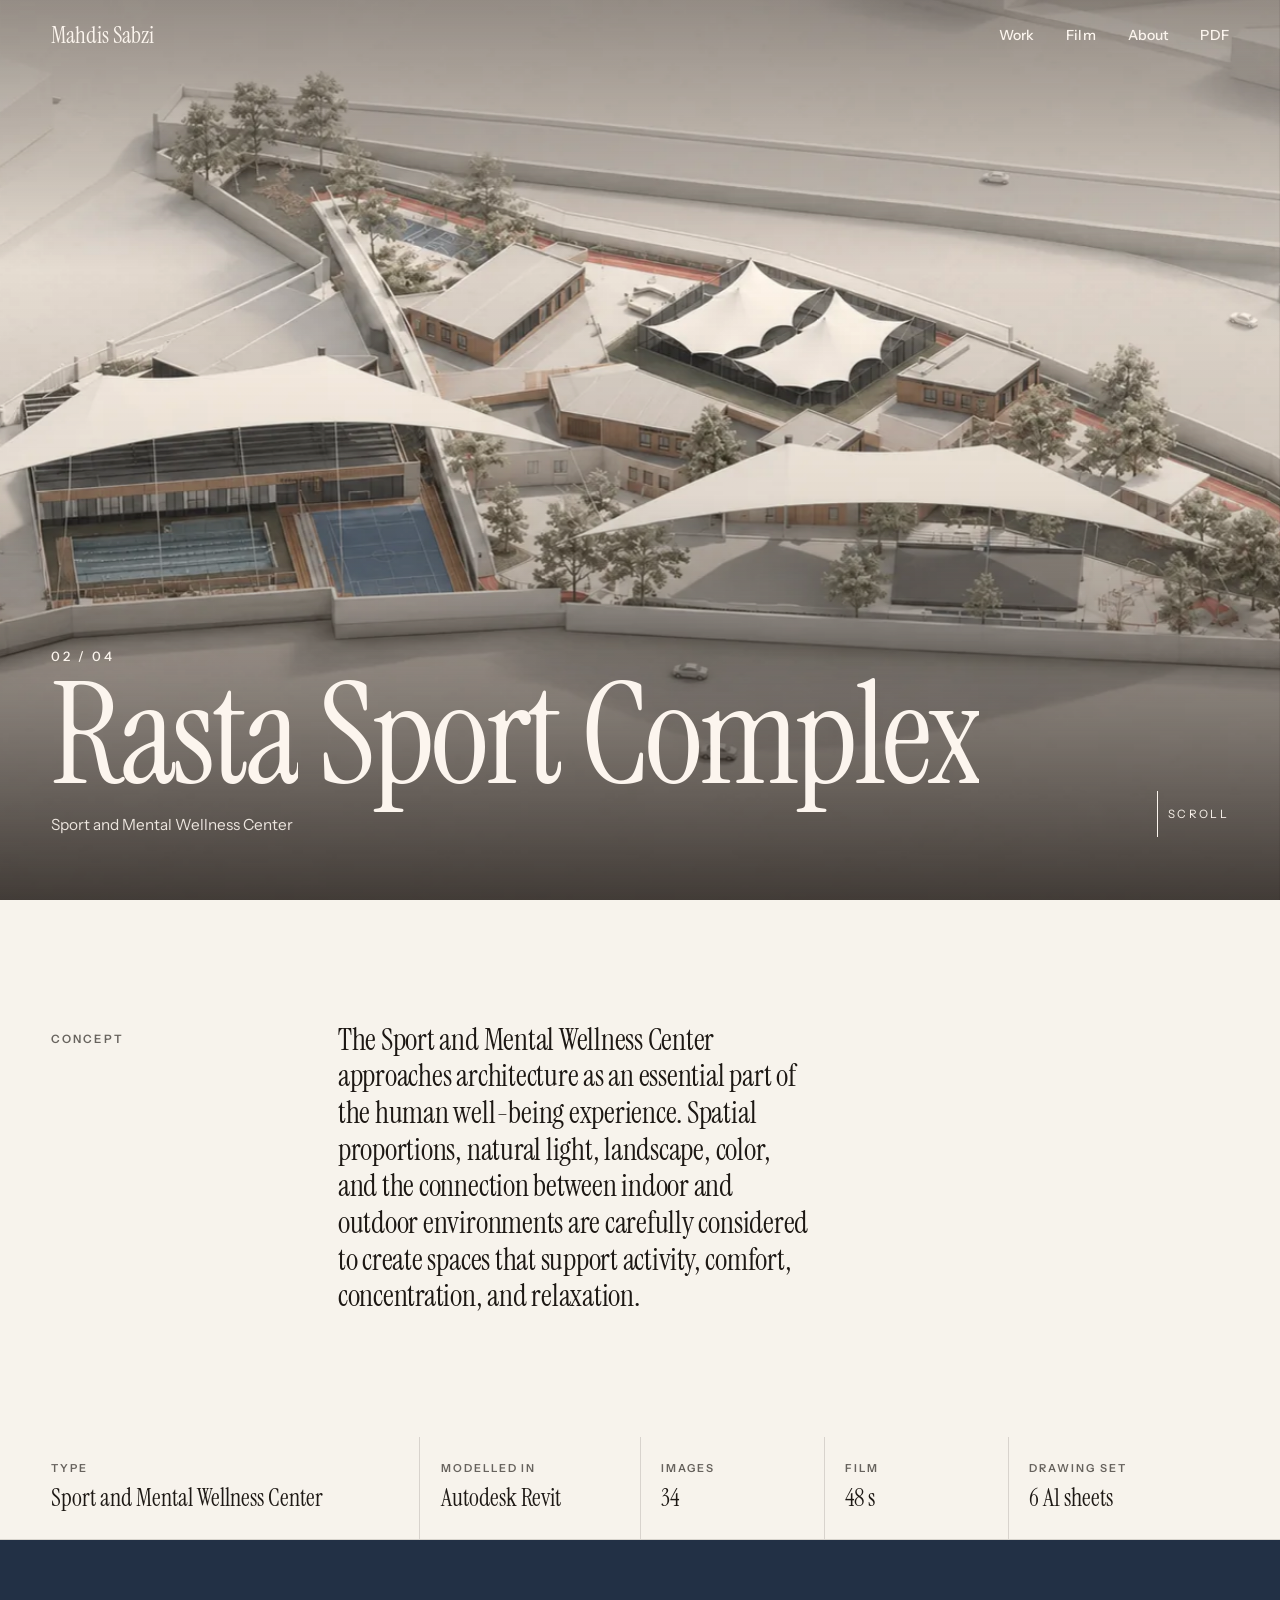
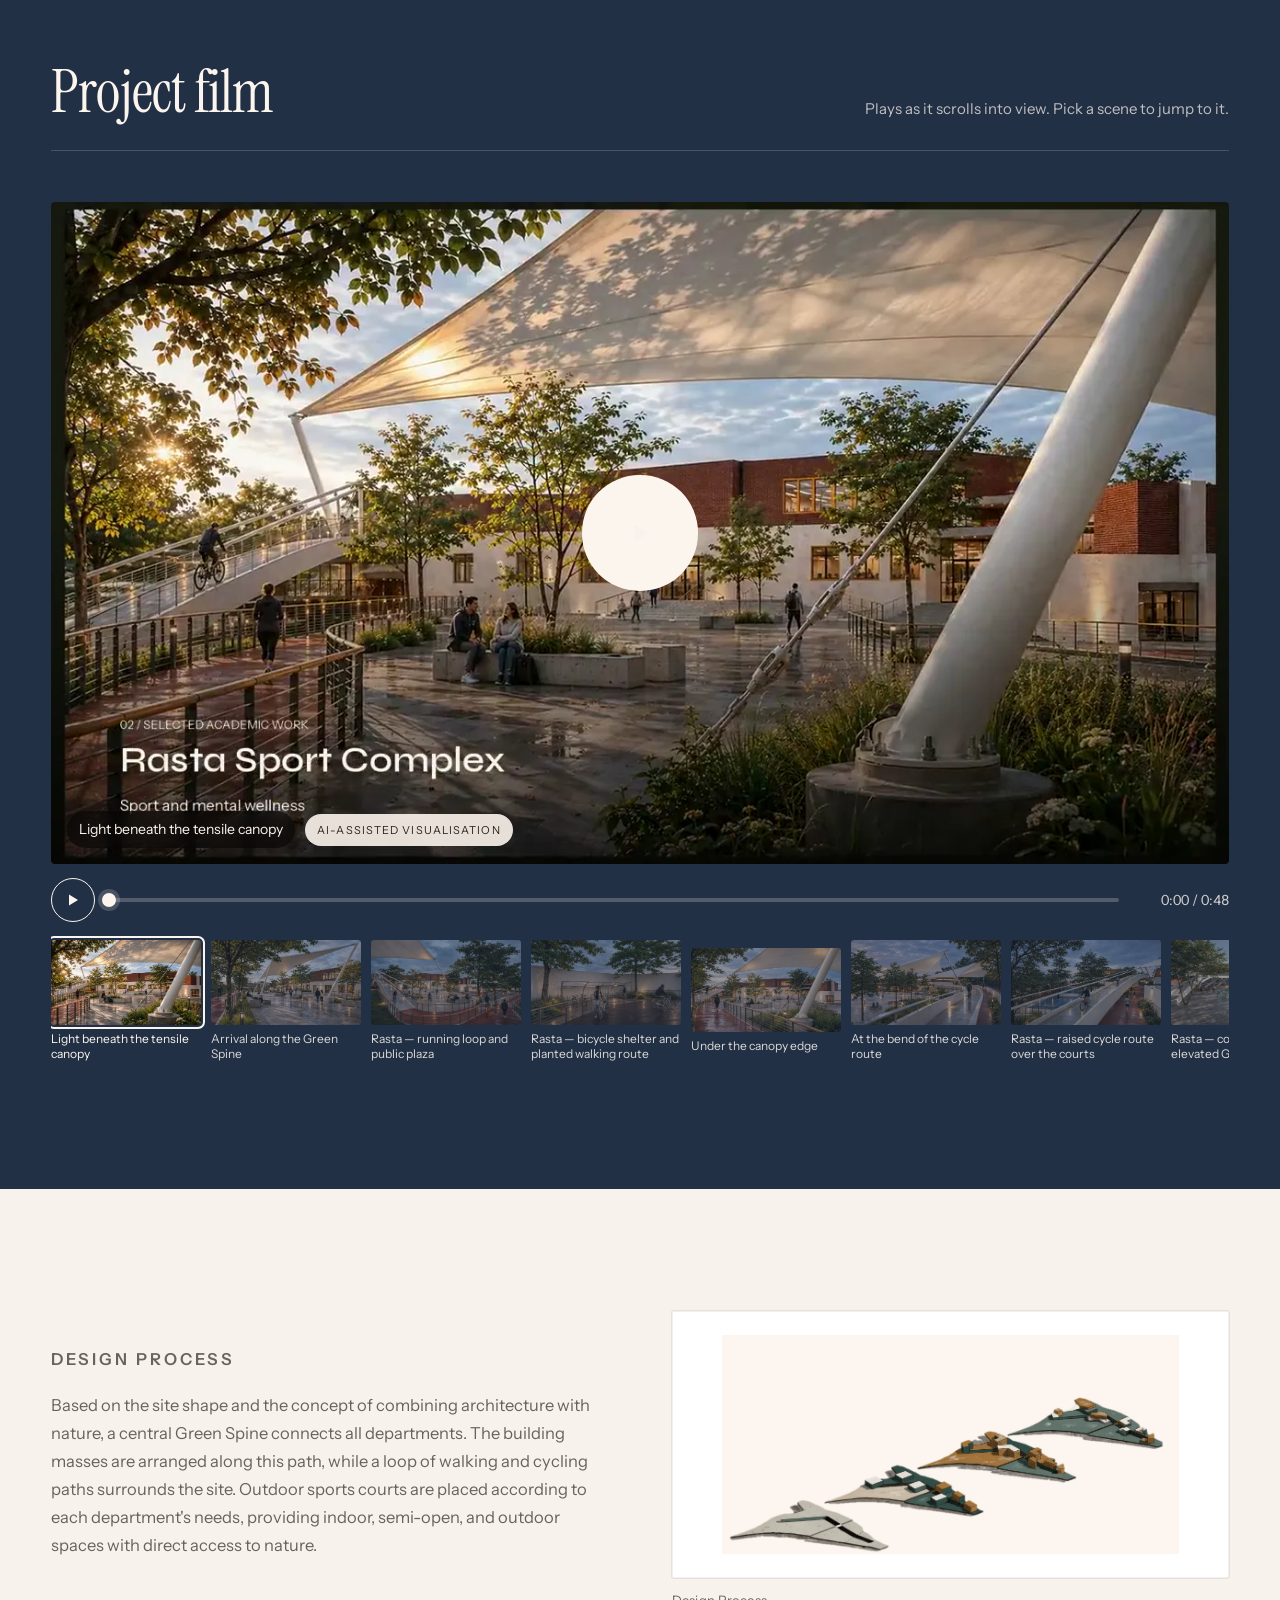
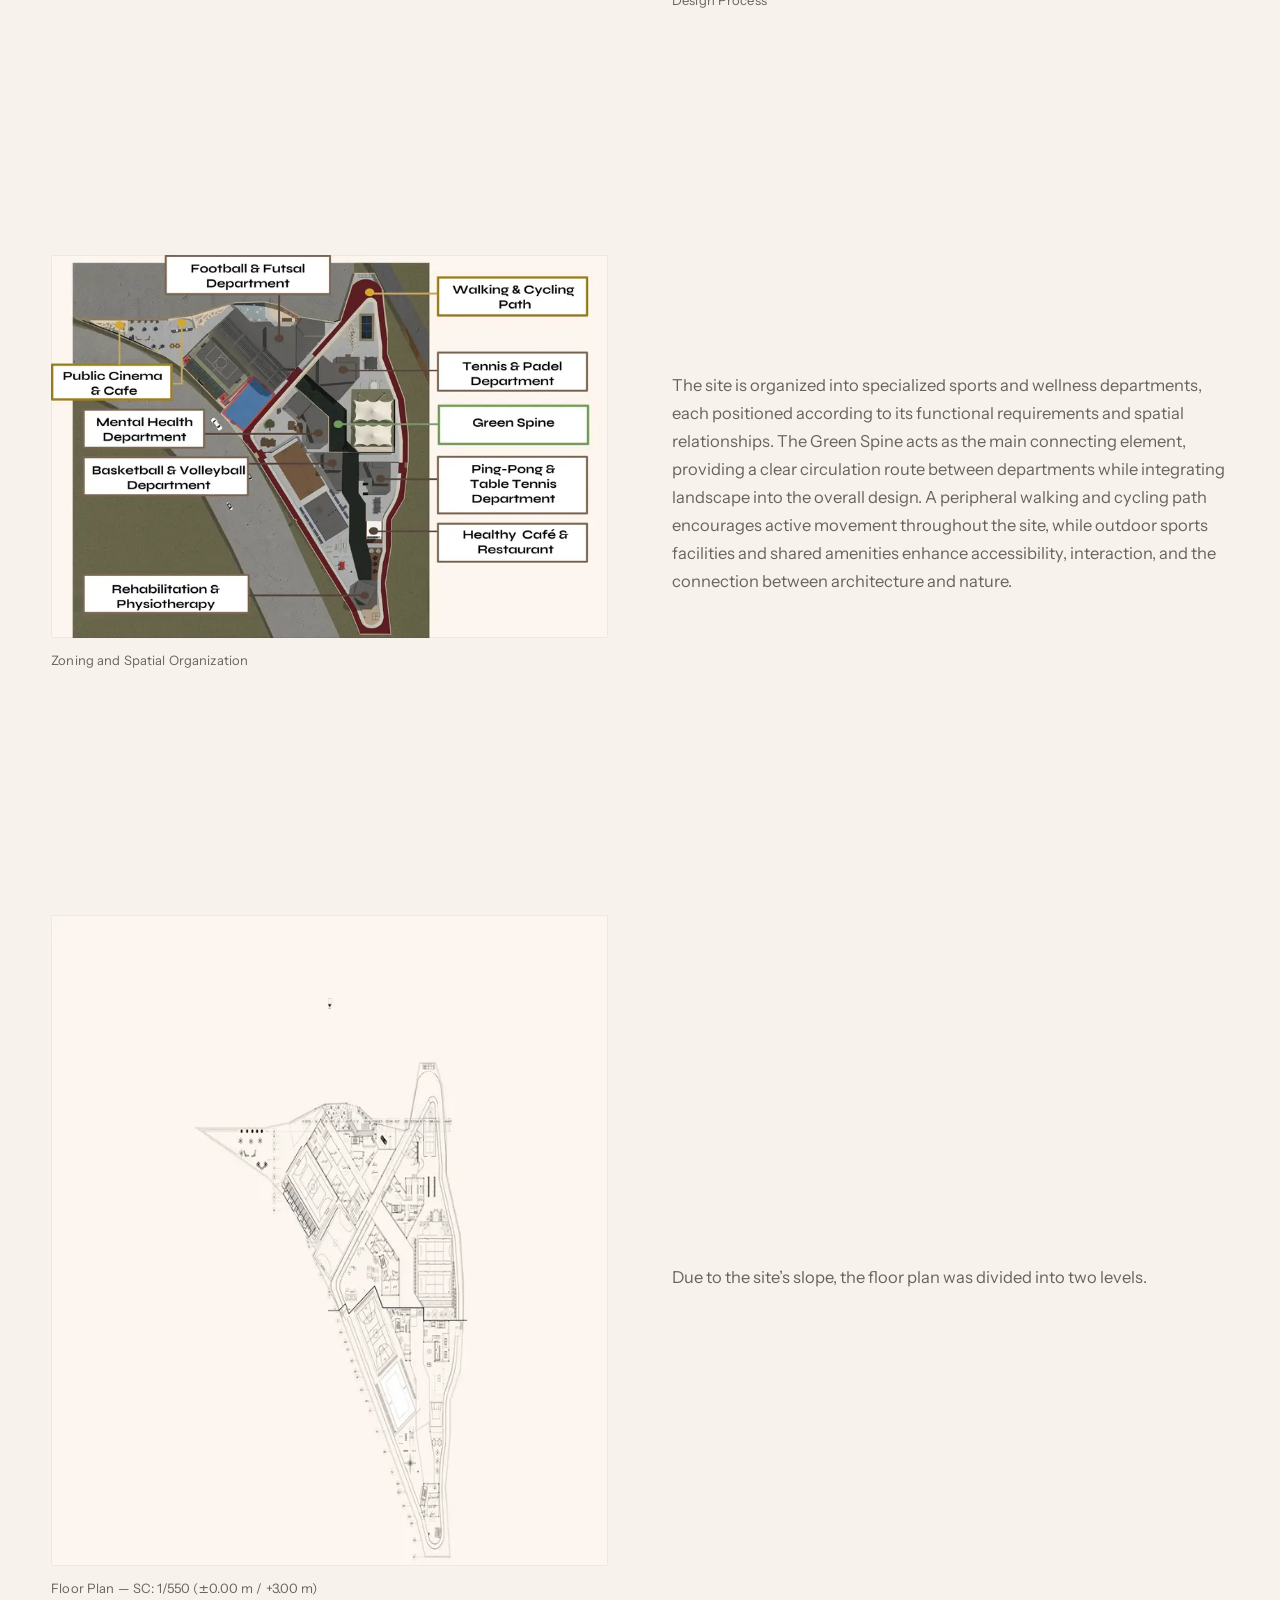
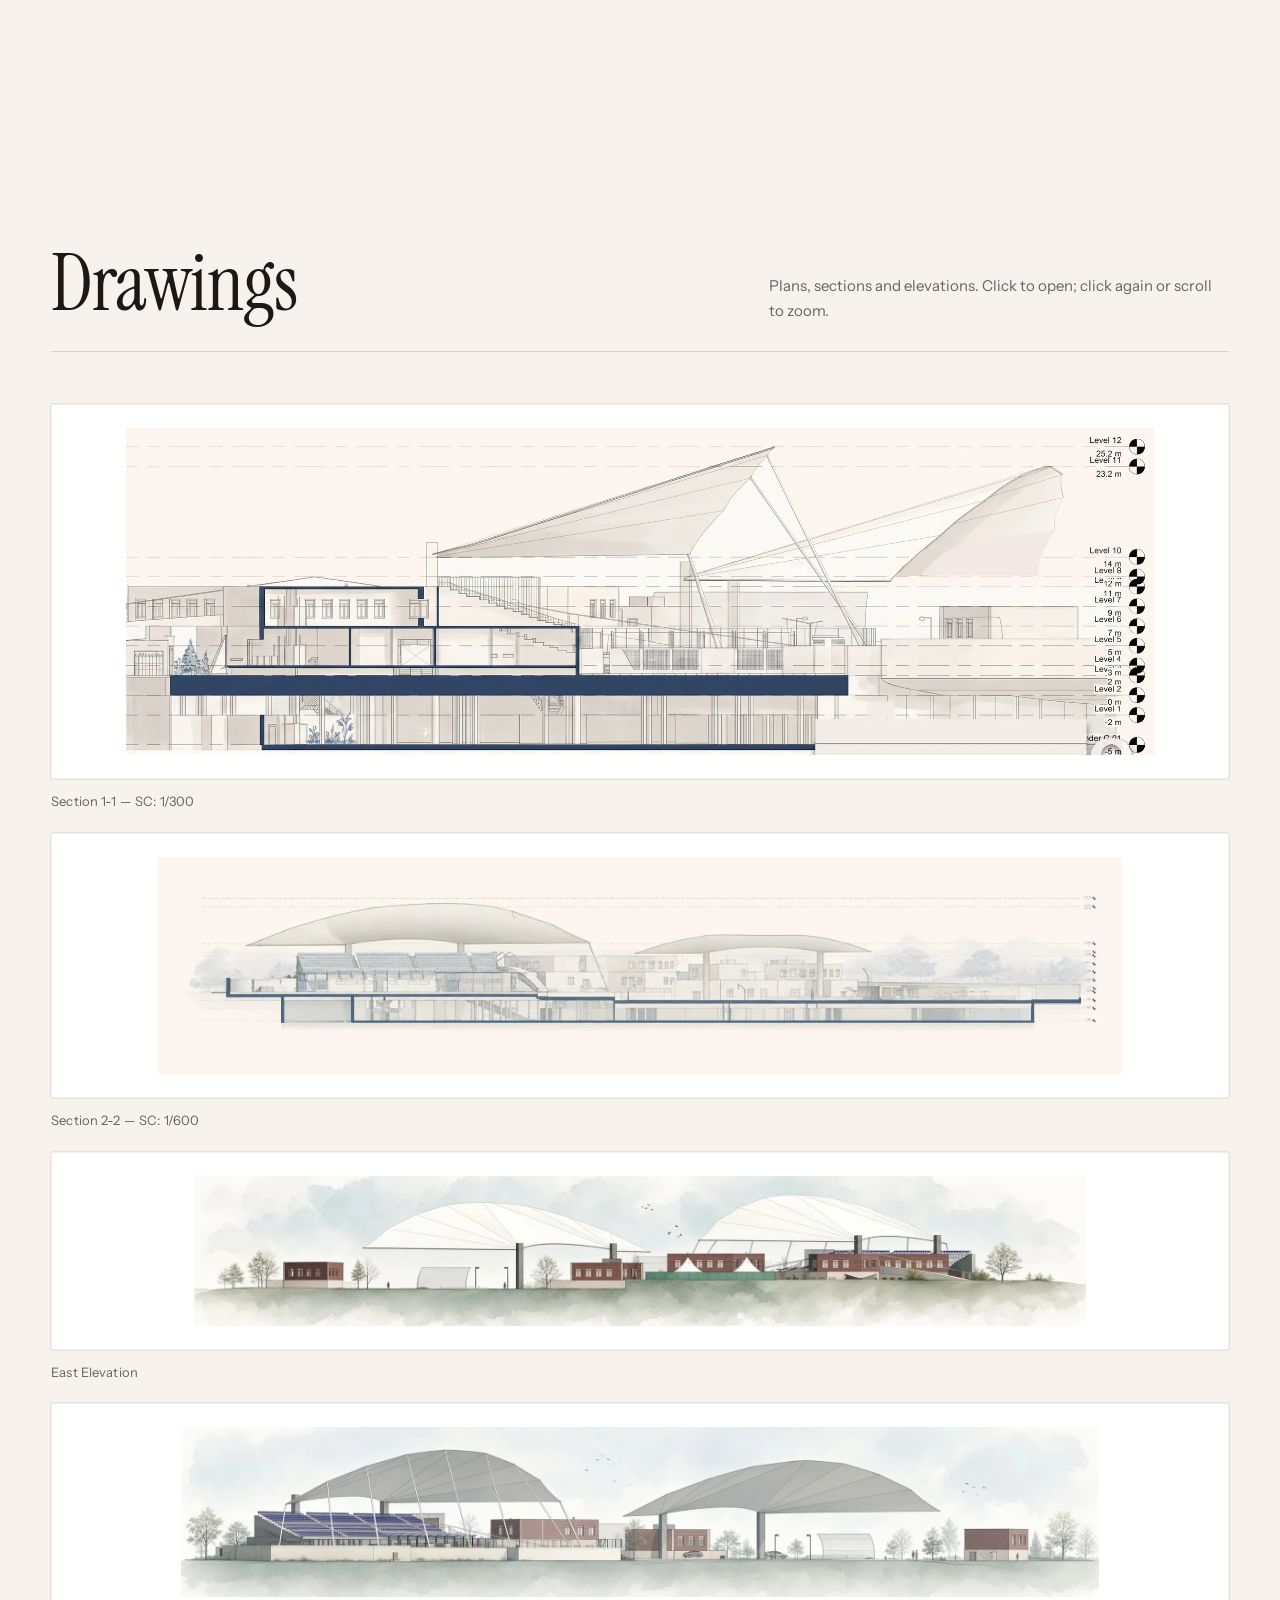
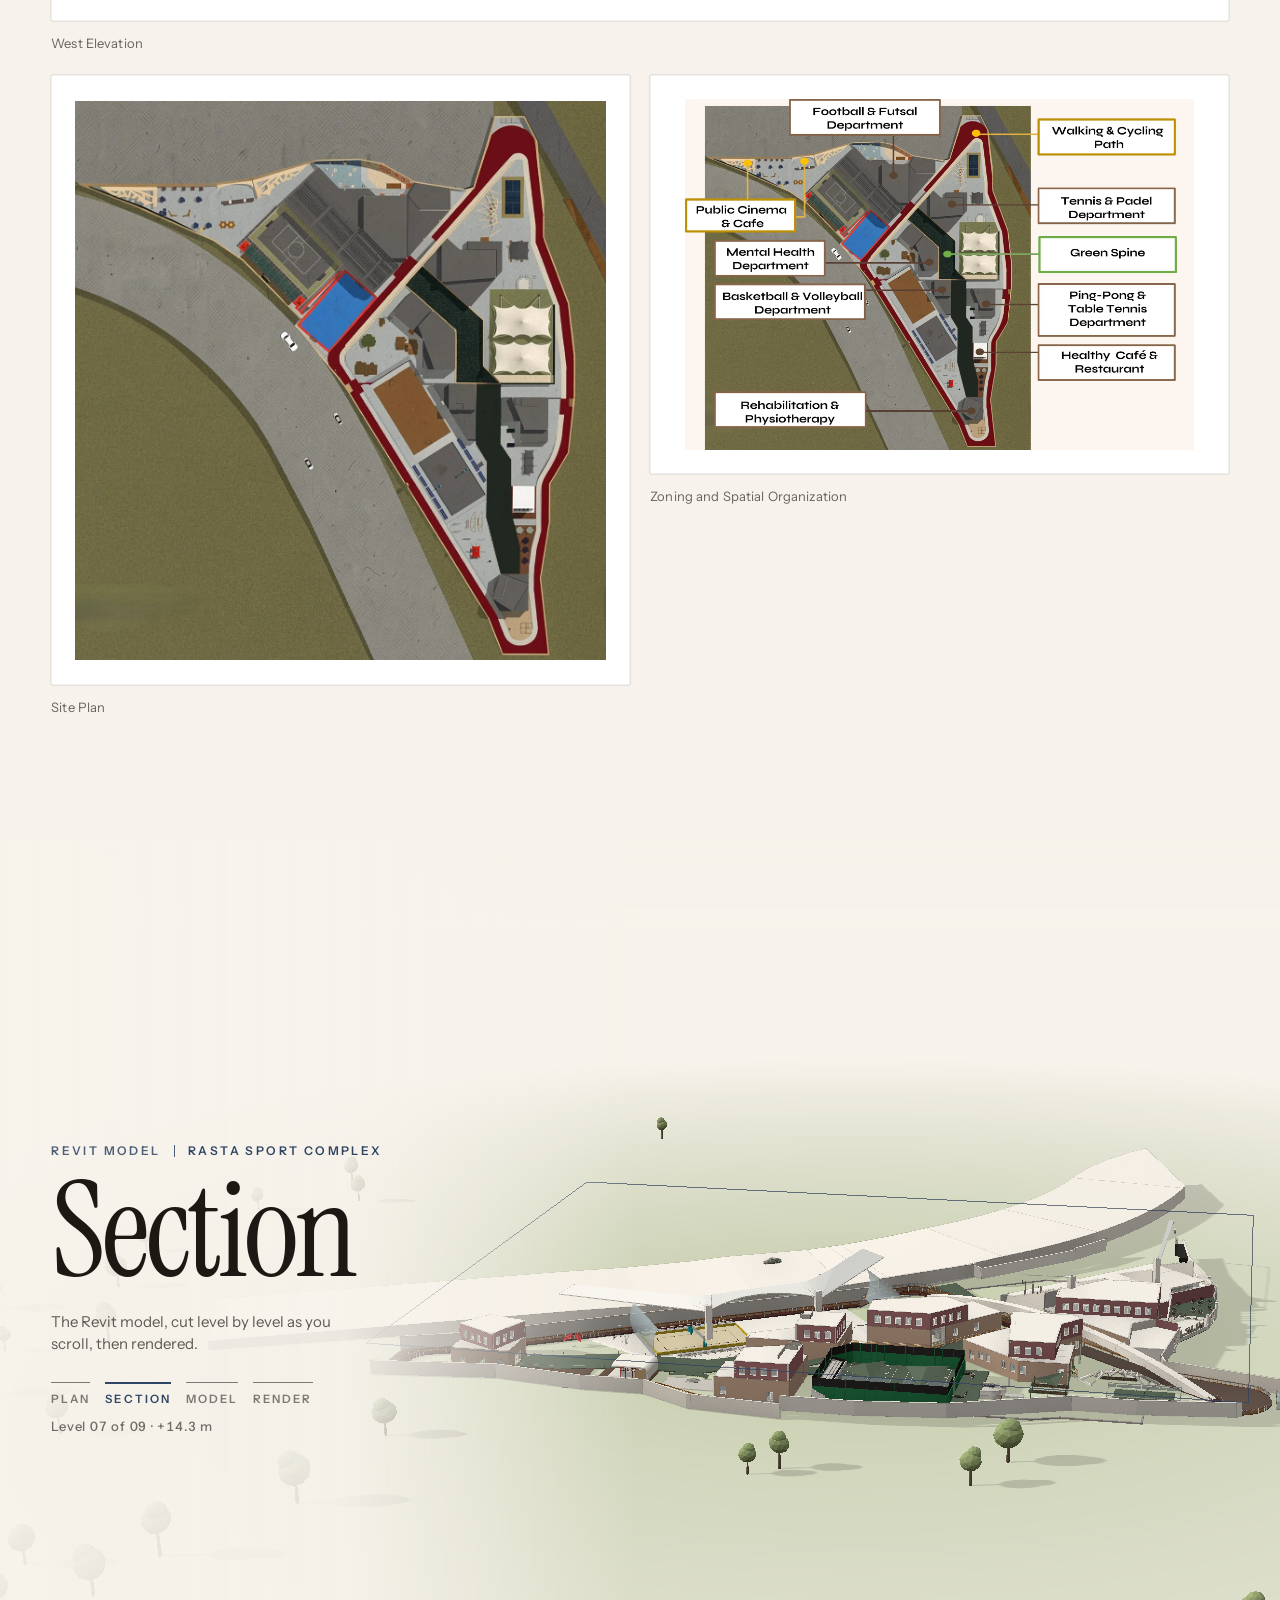
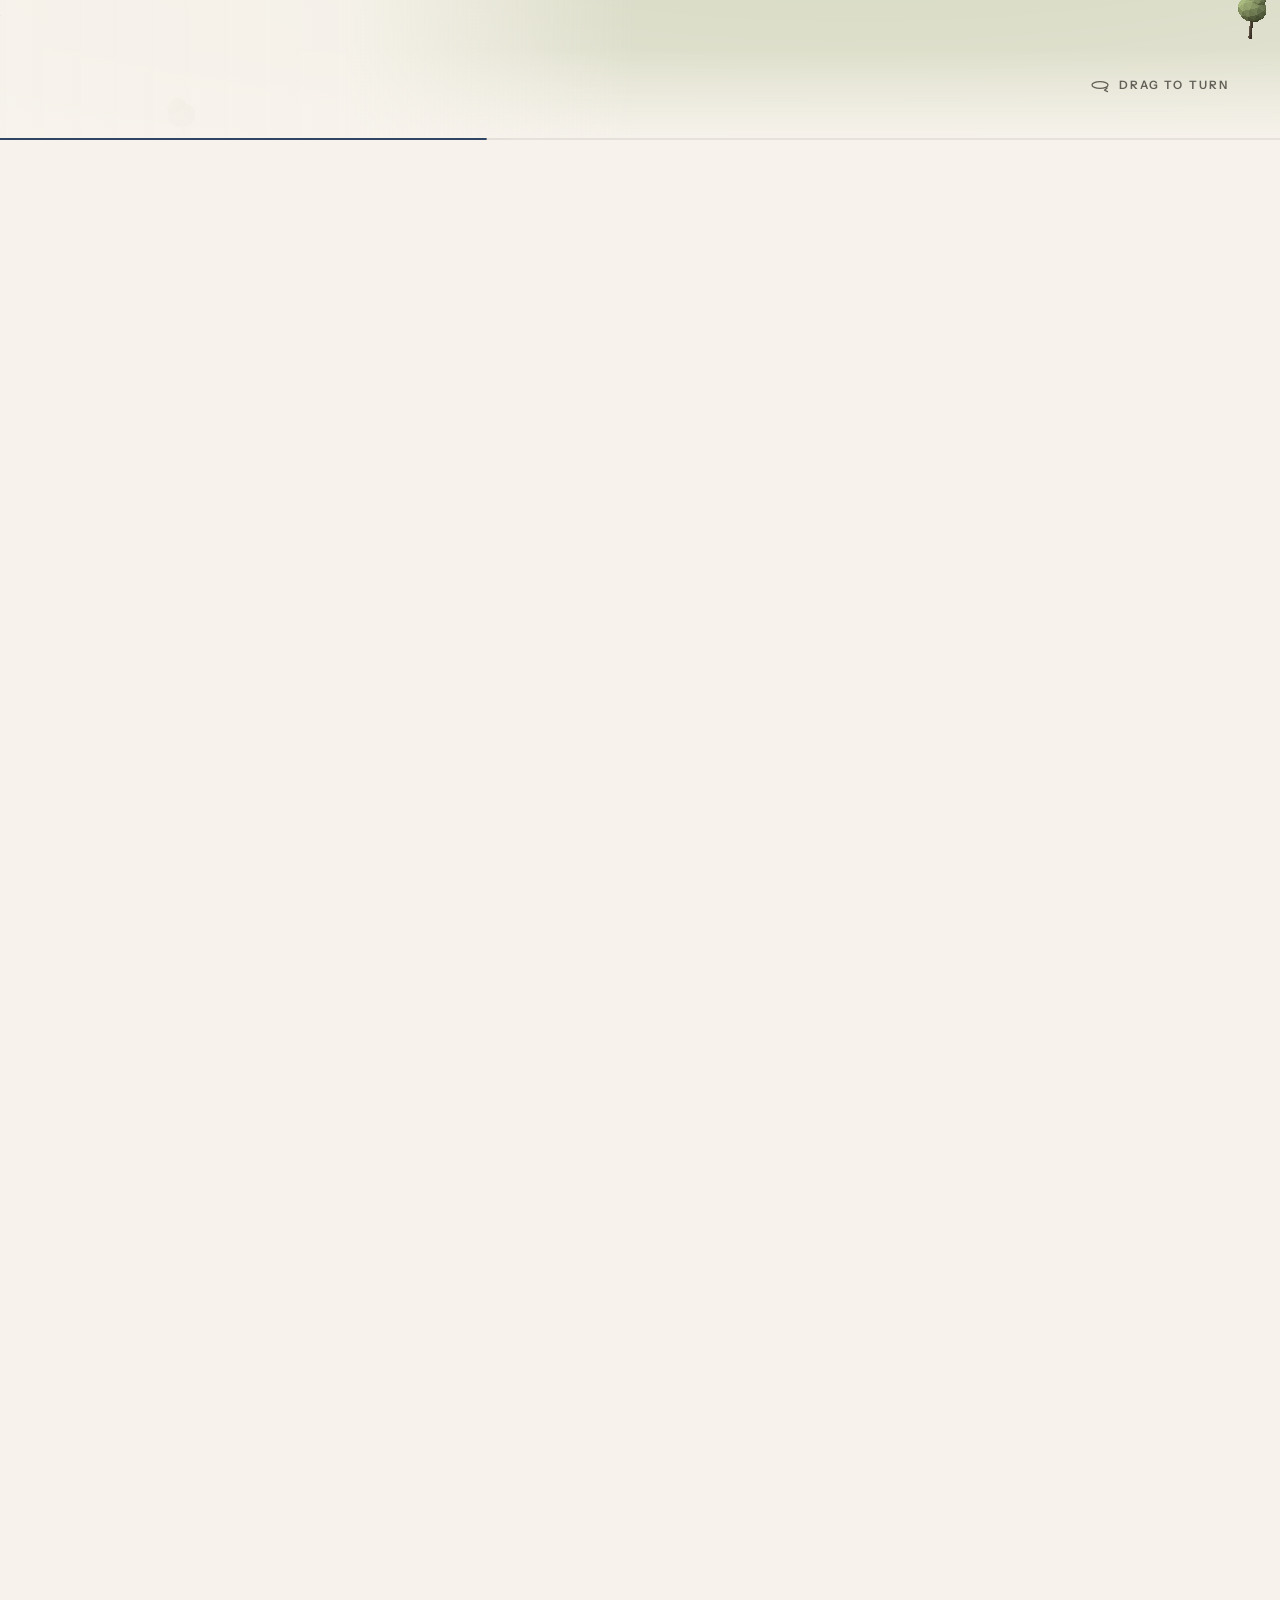
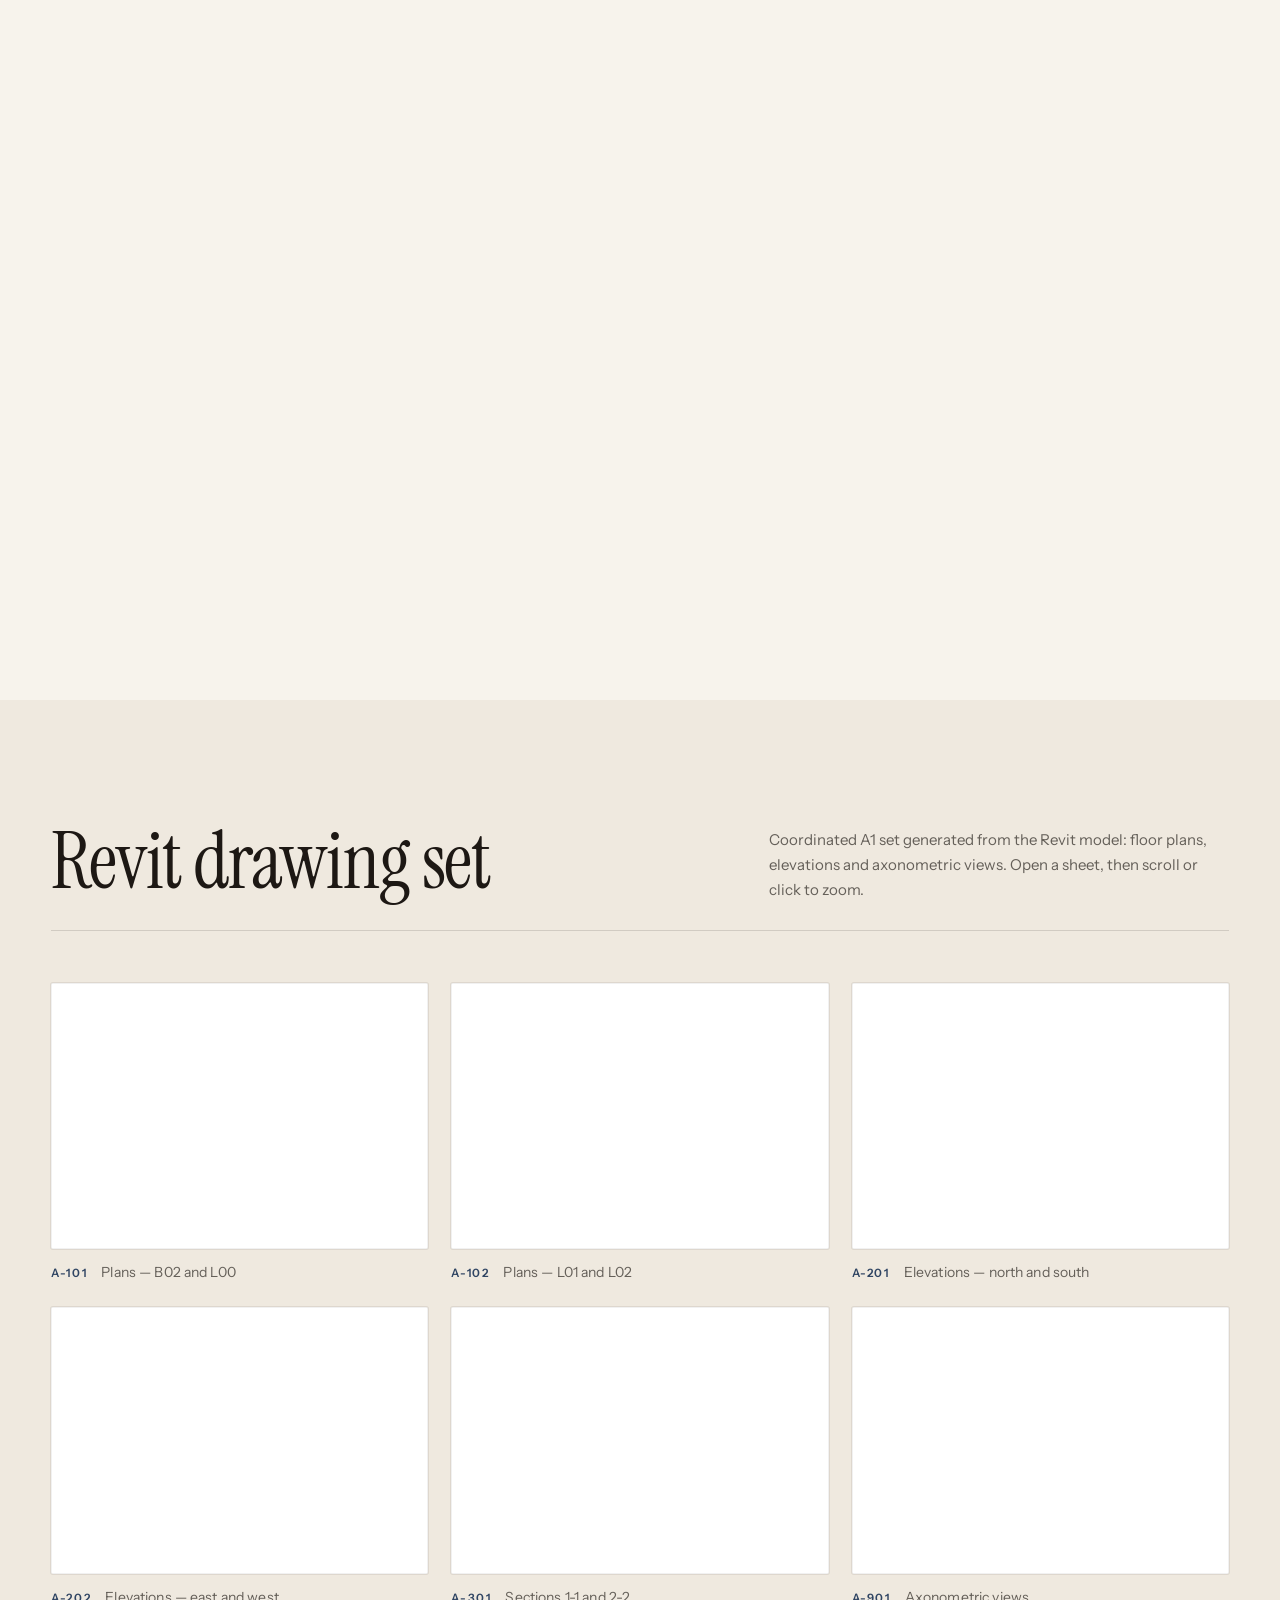
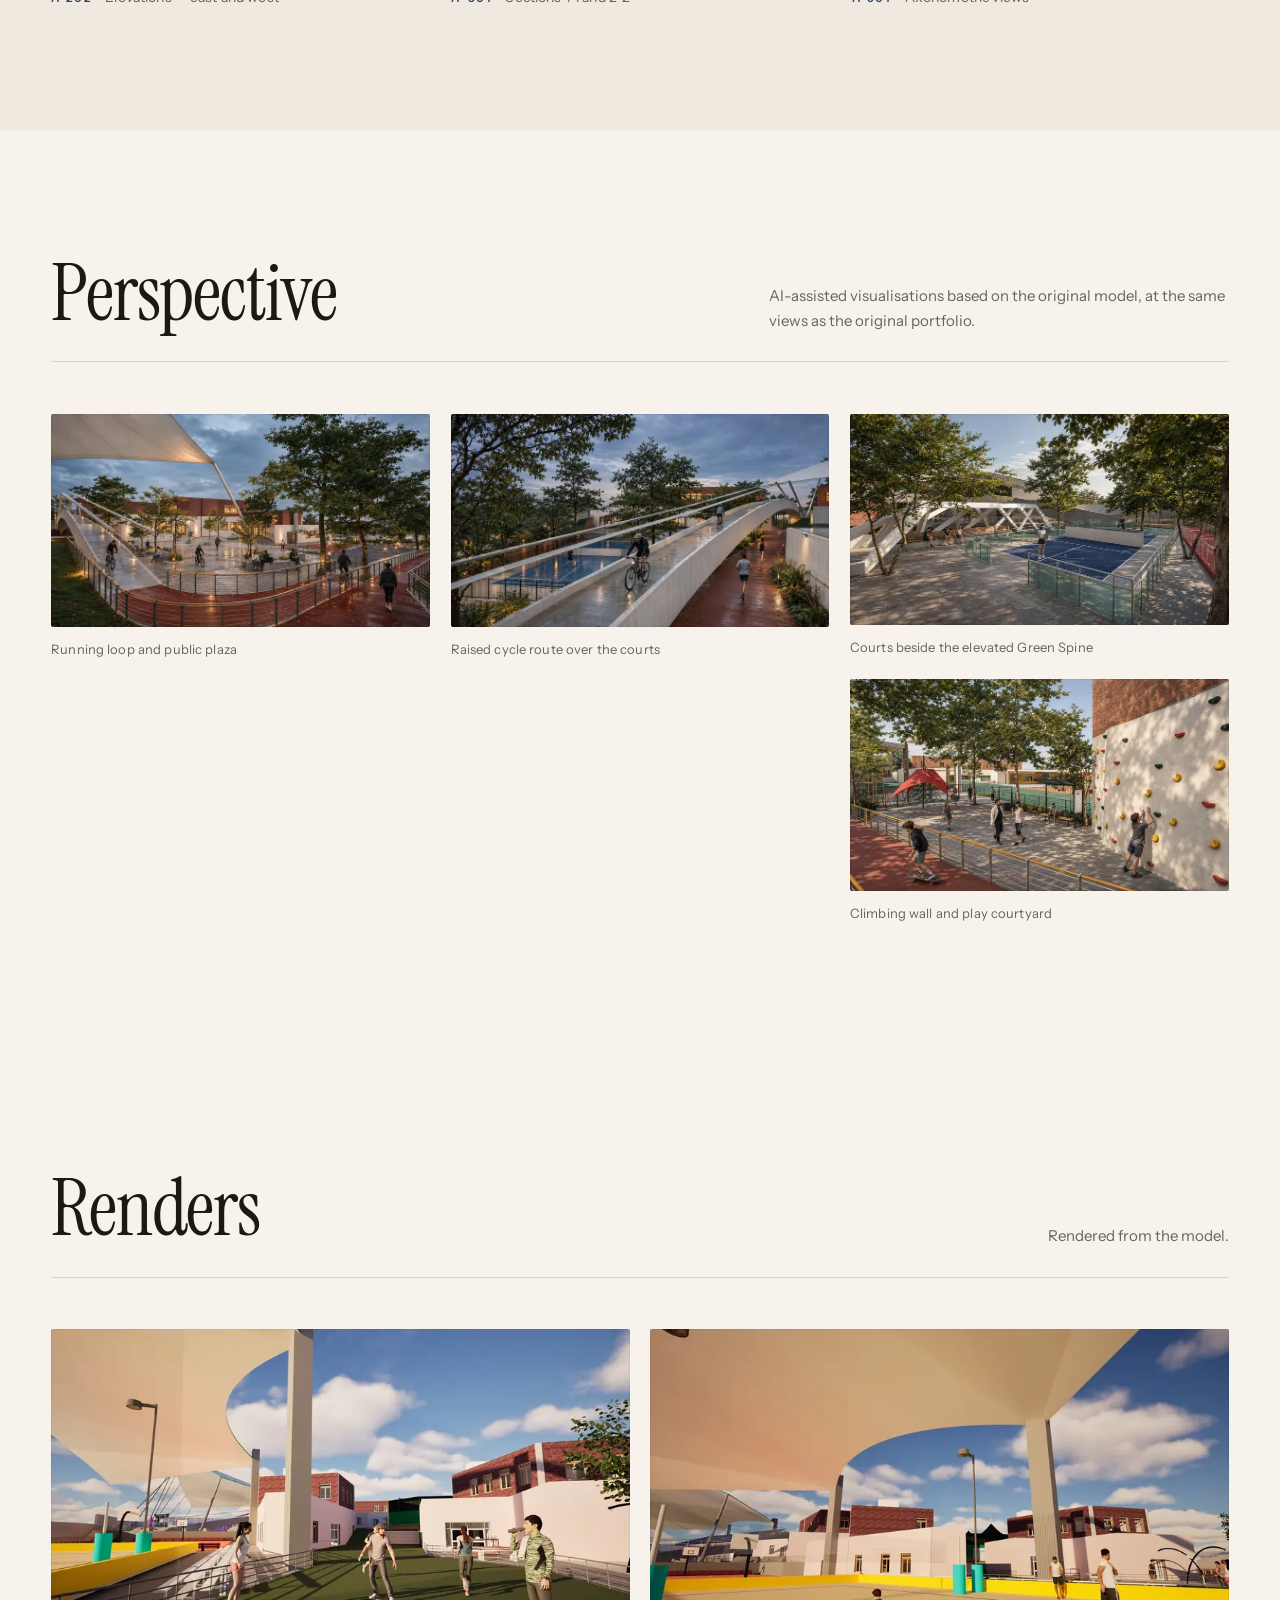
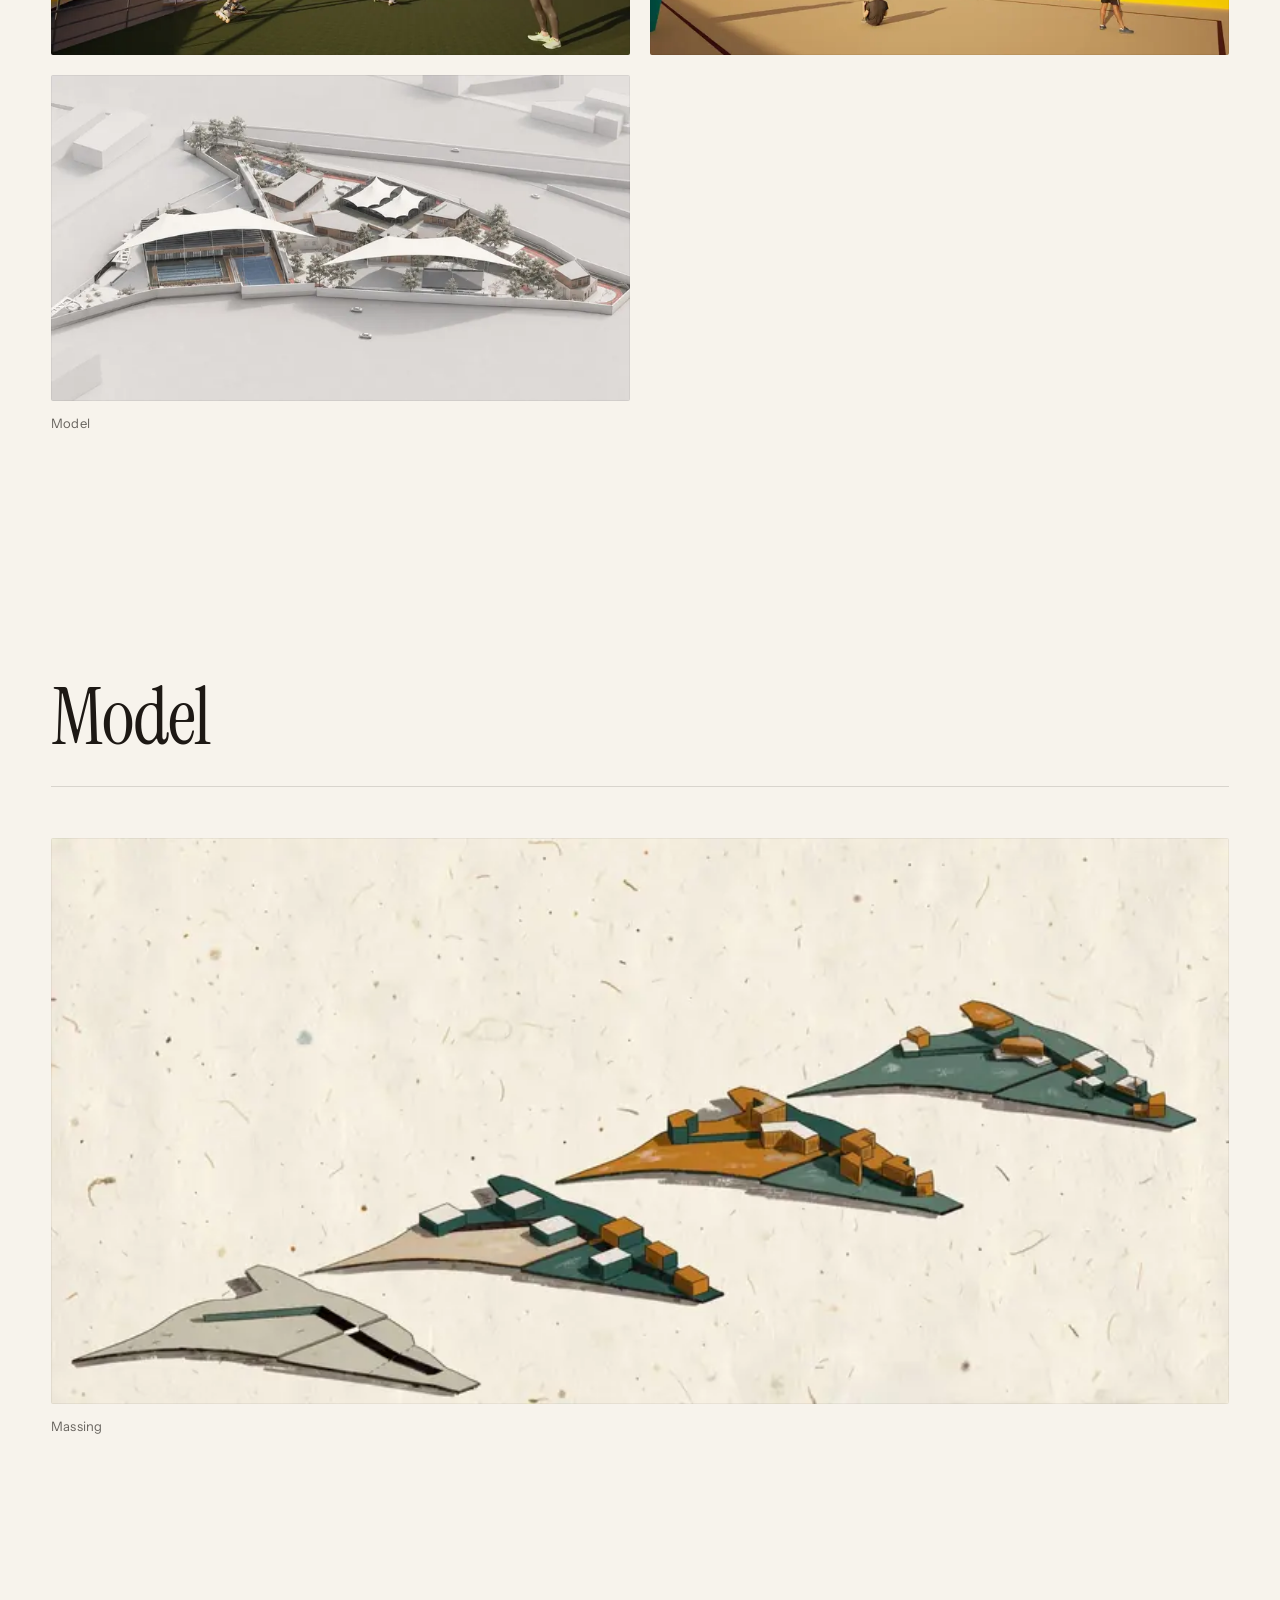
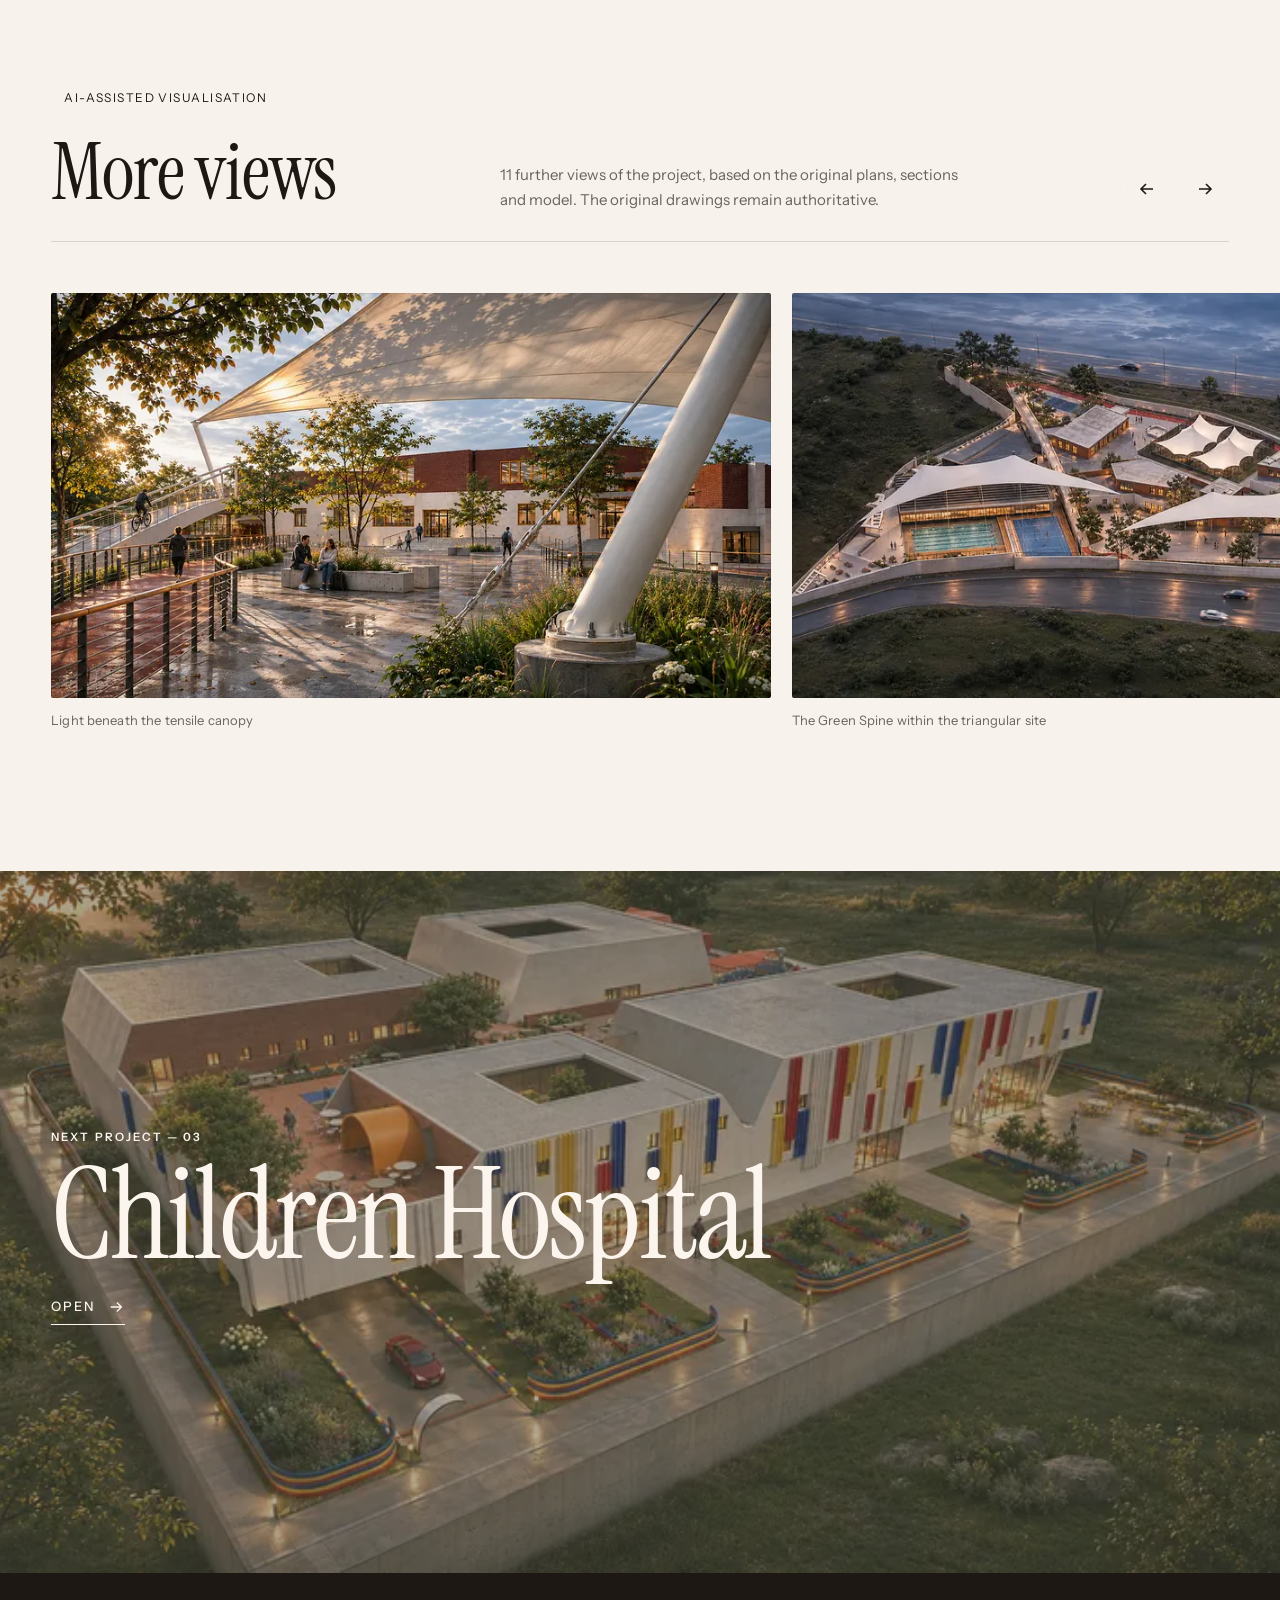
<file: rasta.html>
<!doctype html><html lang="en"><head><meta charset="utf-8"><meta name="viewport" content="width=device-width,initial-scale=1,viewport-fit=cover">
<title>Rasta Sport Complex — Mahdis Sabzi</title><meta name="description" content="The Sport and Mental Wellness Center approaches architecture as an essential part of the human well-being experience. Spatial proportions, natural light, l">
<meta property="og:title" content="Rasta Sport Complex — Mahdis Sabzi"><meta property="og:description" content="The Sport and Mental Wellness Center approaches architecture as an essential part of the human well-being experience. Spatial proportions, natural light, l"><meta property="og:image" content="https://kariminima2005-glitch.github.io/mahdis-portfolio/img/og/rasta.jpg"><meta property="og:image:width" content="1200"><meta property="og:image:height" content="630"><meta property="og:url" content="https://kariminima2005-glitch.github.io/mahdis-portfolio/rasta.html"><meta property="og:type" content="website"><meta property="og:site_name" content="Mahdis Sabzi"><meta name="twitter:card" content="summary_large_image"><link rel="canonical" href="https://kariminima2005-glitch.github.io/mahdis-portfolio/rasta.html">
<meta name="theme-color" data-o content="#304563">
<link rel="icon" href="data:image/svg+xml,%3Csvg xmlns='http://www.w3.org/2000/svg' viewBox='0 0 64 64'%3E%3Crect width='64' height='64' rx='12' fill='%235A4135'/%3E%3Ctext x='50%25' y='58%25' text-anchor='middle' dominant-baseline='middle' font-family='Arial' font-weight='700' font-size='30' fill='%23FCF5EE'%3EMS%3C/text%3E%3C/svg%3E">
<link rel="preconnect" href="https://fonts.googleapis.com"><link rel="preconnect" href="https://fonts.gstatic.com" crossorigin>
<link href="https://fonts.googleapis.com/css2?family=Instrument+Sans:ital,wght@0,400..700;1,400..700&family=Instrument+Serif:ital@0;1&display=swap" rel="stylesheet">
<link rel="stylesheet" href="assets/style.css?v=30"><link rel="stylesheet" href="assets/refine.css?v=30"><script>try{var x=JSON.parse(sessionStorage.getItem('xf')||'null');if(x&&Date.now()-x.t<5000){document.documentElement.classList.add('xf');document.documentElement.style.setProperty('--xfc',x.c)}}catch(e){}</script><link rel="preload" as="image" href="img/orig/image22.webp">
</head><body class="paper" style="--pc:#304563;--pc-deep:#223045;--pc-soft:#485A74">
<a class="skip" href="#main">Skip to content</a>
<header class="nav"><a class="brand" href="index.html">Mahdis Sabzi</a><nav aria-label="Main"><ul>
<li><a href="index.html#work">Work</a></li><li class="hide-sm"><a href="index.html#film">Film</a></li><li class="hide-sm"><a href="index.html#about">About</a></li><li class="hide-sm"><a href="portfolio.pdf" download>PDF</a></li></ul><button class="menu-btn" type="button" aria-expanded="false" aria-controls="mmenu"><span>Menu</span><i></i></button></nav></header>
<div class="mmenu" id="mmenu"><nav aria-label="Menu"><a href="index.html#work">Work</a><a href="index.html#film">Film</a><a href="index.html#about">About</a><a href="portfolio.pdf" download>PDF</a></nav>
<p class="mm-contact"><a href="mailto:Moonshadebright@gmail.com">Moonshadebright@gmail.com</a><br><a href="tel:09380267824">09380267824</a> · Tehran, Iran</p></div>
<main id="main">
<section class="p-hero"><img src="img/orig/image22.webp" width="1672" height="941" alt="Rasta Sport Complex" fetchpriority="high">
<div class="hero-copy"><div class="num">02 / 04</div><h1 class="split">Rasta Sport Complex</h1><div class="type">Sport and Mental Wellness Center</div></div>
<div class="scroll-cue" aria-hidden="true"><i></i>Scroll</div></section>

<section class="sec" id="s1" data-title="Concept"><div class="wrap lead-wrap"><p class="eyebrow rv">Concept</p><div><p class="lead rv">The Sport and Mental Wellness Center approaches architecture as an essential part of the human well-being experience. Spatial proportions, natural light, landscape, color, and the connection between indoor and outdoor environments are carefully considered to create spaces that support activity, comfort, concentration, and relaxation.</p></div></div></section>

<section class="facts-band"><div class="wrap"><dl class="pfacts"><div class="rv"><dt>Type</dt><dd>Sport and Mental Wellness Center</dd></div><div class="rv"><dt>Modelled in</dt><dd>Autodesk Revit</dd></div><div class="rv"><dt>Images</dt><dd>34</dd></div><div class="rv"><dt>Film</dt><dd>48 s</dd></div><div class="rv"><dt>Drawing set</dt><dd>6 A1 sheets</dd></div></dl></div></section>
<section class="sec cine" id="s2" data-title="Project film"><div class="wrap">
<div class="sec-head"><h2 class="rv sm">Project film</h2><p class="rv">Plays as it scrolls into view. Pick a scene to jump to it.</p></div>
<div class="rv" data-player data-autoplay>
<script type="application/json">{"duration": 48.75, "chapters": [{"start": 0, "end": 48.75, "color": "#304563", "title": "Rasta Sport Complex"}], "scenes": [{"start": 0.0, "caption": "Light beneath the tensile canopy", "thumb": "img/ai/p2_signature_v5.thumb.webp", "ai": true, "color": "#304563"}, {"start": 3.25, "caption": "Arrival along the Green Spine", "thumb": "img/ai/p2_spine_arrival_v5.thumb.webp", "ai": true, "color": "#304563"}, {"start": 6.5, "caption": "Rasta — running loop and public plaza", "thumb": "img/ai/p2_running_plaza_v4.thumb.webp", "ai": true, "color": "#304563"}, {"start": 9.75, "caption": "Rasta — bicycle shelter and planted walking route", "thumb": "img/ai/p2_walking_cycle_v4.thumb.webp", "ai": true, "color": "#304563"}, {"start": 13.0, "caption": "Under the canopy edge", "thumb": "img/ai/p2_canopy_edge_v5.thumb.webp", "ai": true, "color": "#304563"}, {"start": 16.25, "caption": "At the bend of the cycle route", "thumb": "img/ai/p2_cycle_bend_v5.thumb.webp", "ai": true, "color": "#304563"}, {"start": 19.5, "caption": "Rasta — raised cycle route over the courts", "thumb": "img/ai/p2_raised_cycling_v4.thumb.webp", "ai": true, "color": "#304563"}, {"start": 22.75, "caption": "Rasta — courts beside the elevated Green Spine", "thumb": "img/ai/p2_padel_v4.thumb.webp", "ai": true, "color": "#304563"}, {"start": 26.0, "caption": "Courts seen from the connecting route", "thumb": "img/ai/p2_courts_reverse_v5.thumb.webp", "ai": true, "color": "#304563"}, {"start": 29.25, "caption": "Rasta — basketball and spectator seating", "thumb": "img/ai/p2_basketball_v4.thumb.webp", "ai": true, "color": "#304563"}, {"start": 32.5, "caption": "Rasta — climbing wall and play courtyard", "thumb": "img/ai/p2_climbing_play_v4.thumb.webp", "ai": true, "color": "#304563"}, {"start": 35.75, "caption": "Rasta — football under the tensile canopy", "thumb": "img/ai/p2_covered_football_v4.thumb.webp", "ai": true, "color": "#304563"}, {"start": 39.0, "caption": "Along the covered football touchline", "thumb": "img/ai/p2_football_touchline_v5.thumb.webp", "ai": true, "color": "#304563"}, {"start": 42.25, "caption": "The sports landscape from the other side", "thumb": "img/ai/p2_aerial_orbit_v5.thumb.webp", "ai": true, "color": "#304563"}, {"start": 45.5, "caption": "Rasta — the Green Spine within the triangular site", "thumb": "img/ai/p2_aerial_v4.thumb.webp", "ai": true, "color": "#304563"}]}</script>
<div class="player"><video preload="none" playsinline muted poster="img/film/p2-poster.webp" src="media/p2.mp4" aria-label="Rasta Sport Complex film"></video>
<button class="big-play" type="button" aria-label="Play film"><svg width="26" height="26" viewBox="0 0 16 16" aria-hidden="true"><path d="M4.5 2.5v11l9-5.5z" fill="currentColor"/></svg></button>
<div class="cap" aria-live="polite"><span class="t"></span><span class="ai" hidden>AI-assisted visualisation</span></div></div>
<div class="controls"><button class="pp" type="button" aria-label="Play"><svg width="16" height="16" viewBox="0 0 16 16" aria-hidden="true"><path d="M4 2.5v11l9-5.5z" fill="currentColor"/></svg></button>
<div class="track" role="slider" aria-label="Film position" aria-valuemin="0" aria-valuemax="100" aria-valuenow="0" aria-valuetext="Start" tabindex="0"><div class="segs"></div><div class="knob"></div><div class="tip"><img alt=""><span></span></div></div><span class="time">0:00</span></div>
<div class="strip" aria-label="Scenes — click to jump"></div></div>
</div></section>
<section class="sec" id="s3" data-title="Design Process"><div class="wrap approach">
<div class="prose"><p class="eyebrow rv">Design Process</p><p class="rv" style="font-size:clamp(18px,1.4vw,22px);margin-top:18px">Based on the site shape and the concept of combining architecture with nature, a central Green Spine connects all departments. The building masses are arranged along this path, while a loop of walking and cycling paths surrounds the site. Outdoor sports courts are placed according to each department&#x27;s needs, providing indoor, semi-open, and outdoor spaces with direct access to nature.</p></div>
<figure class=" rv"><button class="tile fit rv-img" style="aspect-ratio:2.086" type="button" data-lb="rasta-a" data-full="img/orig/image24.webp" data-cap="Design Process" data-src="Original portfolio" aria-label="Open image: Design Process"><img loading="lazy" decoding="async" src="img/orig/image24.webp" width="2000" height="959" alt="Design Process"></button><figcaption>Design Process</figcaption></figure></div></section>
<section class="sec" id="s4" data-title="Zoning and Spatial Organization"><div class="wrap approach">
<figure class=" rv"><button class="tile sheet rv-img" type="button" data-lb="rasta-t" data-full="img/orig/image23.webp" data-cap="Zoning and Spatial Organization" data-src="Original portfolio" aria-label="Open image: Zoning and Spatial Organization"><img loading="lazy" decoding="async" src="img/orig/image23.thumb.webp" width="2000" height="1377" alt="Zoning and Spatial Organization"></button><figcaption>Zoning and Spatial Organization</figcaption></figure>
<div class="prose"><h3 class="rv" style="margin-top:0">Zoning and Spatial Organization</h3><p class="rv" style="font-size:clamp(18px,1.4vw,22px)">The site is organized into specialized sports and wellness departments, each positioned according to its functional requirements and spatial relationships. The Green Spine acts as the main connecting element, providing a clear circulation route between departments while integrating landscape into the overall design. A peripheral walking and cycling path encourages active movement throughout the site, while outdoor sports facilities and shared amenities enhance accessibility, interaction, and the connection between architecture and nature.</p></div></div></section>
<section class="sec" id="s5" data-title="Plan"><div class="wrap approach">
<figure class=" rv"><button class="tile sheet rv-img" type="button" data-lb="rasta-t" data-full="img/orig/image25.webp" data-cap="Floor Plan — SC: 1/550 (±0.00 m / +3.00 m)" data-src="Original portfolio" aria-label="Open image: Floor Plan — SC: 1/550 (±0.00 m / +3.00 m)"><img loading="lazy" decoding="async" src="img/orig/image25.thumb.webp" width="1711" height="2000" alt="Floor Plan — SC: 1/550 (±0.00 m / +3.00 m)"></button><figcaption>Floor Plan — SC: 1/550 (±0.00 m / +3.00 m)</figcaption></figure>
<div class="prose"><h3 class="rv" style="margin-top:0">Plan</h3><p class="rv" style="font-size:clamp(18px,1.4vw,22px)">Due to the site’s slope, the floor plan was divided into two levels.</p></div></div></section>
<section class="sec" id="s6" data-title="Drawings"><div class="wrap"><div class="sec-head"><h2 class="rv">Drawings</h2><p class="rv">Plans, sections and elevations. Click to open; click again or scroll to zoom.</p></div>
<div class="drawings"><figure class="wide rv"><button class="tile fit rv-img" style="aspect-ratio:3.135" type="button" data-lb="rasta-dr" data-full="img/orig/image26.webp" data-cap="Section 1-1 — SC: 1/300" data-src="Original drawing" aria-label="Open image: Section 1-1 — SC: 1/300"><img loading="lazy" decoding="async" src="img/orig/image26.webp" width="2000" height="638" alt="Section 1-1 — SC: 1/300"></button><figcaption>Section 1-1 — SC: 1/300</figcaption></figure><figure class="wide rv"><button class="tile fit rv-img" style="aspect-ratio:4.451" type="button" data-lb="rasta-dr" data-full="img/orig/image27.webp" data-cap="Section 2-2 — SC: 1/600" data-src="Original drawing" aria-label="Open image: Section 2-2 — SC: 1/600"><img loading="lazy" decoding="async" src="img/orig/image27.webp" width="1175" height="264" alt="Section 2-2 — SC: 1/600"></button><figcaption>Section 2-2 — SC: 1/600</figcaption></figure><figure class="wide rv"><button class="tile fit rv-img" style="aspect-ratio:5.952" type="button" data-lb="rasta-dr" data-full="img/extra/ra_east.webp" data-cap="East Elevation" data-src="Original drawing" aria-label="Open image: East Elevation"><img loading="lazy" decoding="async" src="img/extra/ra_east.webp" width="2000" height="336" alt="East Elevation"></button><figcaption>East Elevation</figcaption></figure><figure class="wide rv"><button class="tile fit rv-img" style="aspect-ratio:5.405" type="button" data-lb="rasta-dr" data-full="img/extra/ra_west.webp" data-cap="West Elevation" data-src="Original drawing" aria-label="Open image: West Elevation"><img loading="lazy" decoding="async" src="img/extra/ra_west.webp" width="2000" height="370" alt="West Elevation"></button><figcaption>West Elevation</figcaption></figure><figure class=" rv"><button class="tile fit rv-img" style="aspect-ratio:0.949" type="button" data-lb="rasta-dr" data-full="img/extra/ra_site.webp" data-cap="Site Plan" data-src="Original drawing" aria-label="Open image: Site Plan"><img loading="lazy" decoding="async" src="img/extra/ra_site.webp" width="1139" height="1200" alt="Site Plan"></button><figcaption>Site Plan</figcaption></figure><figure class=" rv"><button class="tile fit rv-img" style="aspect-ratio:1.452" type="button" data-lb="rasta-dr" data-full="img/extra/ra_zoning.webp" data-cap="Zoning and Spatial Organization" data-src="Original drawing" aria-label="Open image: Zoning and Spatial Organization"><img loading="lazy" decoding="async" src="img/extra/ra_zoning.webp" width="2000" height="1377" alt="Zoning and Spatial Organization"></button><figcaption>Zoning and Spatial Organization</figcaption></figure></div></div></section>
<section class="m3d" id="model" data-title="3D model" data-model="models/ra.mdl?v=30" data-setting="grass" data-accent="#304563" aria-label="Rasta Sport Complex: the Revit model"><div class="m3d-pin"><img class="m3d-poster" src="img/m3d/ra.webp" width="1600" height="1000" loading="lazy" decoding="async" alt="Rasta Sport Complex, the finished Revit model seen from above"><img class="m3d-render" src="img/m3d/ra_render.webp?v=30" width="1920" height="1200" loading="lazy" decoding="async" alt="Rasta Sport Complex: Blender render of the Revit model in a landscape setting"><div class="m3d-drag" tabindex="0" role="group" aria-label="3D model of Rasta Sport Complex. Drag, or use the left and right arrow keys, to turn it."></div><div class="m3d-ui wrap"><p class="m3d-eye"><span>Revit model</span>Rasta Sport Complex</p><p class="m3d-word" aria-hidden="true">Plan</p><p class="m3d-note">The Revit model, cut level by level as you scroll, then rendered.</p><ol class="m3d-steps" aria-hidden="true"><li class="on">Plan</li><li>Section</li><li>Model</li><li>Render</li></ol><p class="m3d-lvl" aria-hidden="true"></p></div><p class="m3d-hint" aria-hidden="true"><svg width="22" height="22" viewBox="0 0 22 22"><path d="M3 11a8 3.4 0 1 0 16 0a8 3.4 0 1 0-16 0M15.5 16.2l2.6-2.2M15.5 16.2l3 1.4" stroke="currentColor" stroke-width="1.3" fill="none" stroke-linecap="round"/></svg>Drag to turn</p><p class="m3d-credit">Rendered in Blender from the Revit model. Landscape is illustrative.</p><p class="m3d-load" aria-hidden="true">Loading model</p><div class="m3d-bar" aria-hidden="true"><i></i></div></div></section>
<section class="sec tint" id="s11" data-title="Revit drawing set"><div class="wrap"><div class="sec-head"><h2 class="rv">Revit drawing set</h2><p class="rv">Coordinated A1 set generated from the Revit model: floor plans, elevations and axonometric views. Open a sheet, then scroll or click to zoom.</p></div><div class="sheets"><figure class="sheet rv"><button class="tile fit rv-img" type="button" data-lb="ra-revit" data-full="img/revit/ra_a101.webp" data-cap="A-101 — Plans — B02 and L00" data-src="Revit drawing set, sheet A-101" aria-label="Open sheet A-101: Plans — B02 and L00"><img loading="lazy" decoding="async" src="img/revit/ra_a101.thumb.webp" width="3312" height="2339" alt="Plans — B02 and L00"></button><figcaption><b>A-101</b><span>Plans — B02 and L00</span></figcaption></figure><figure class="sheet rv"><button class="tile fit rv-img" type="button" data-lb="ra-revit" data-full="img/revit/ra_a102.webp" data-cap="A-102 — Plans — L01 and L02" data-src="Revit drawing set, sheet A-102" aria-label="Open sheet A-102: Plans — L01 and L02"><img loading="lazy" decoding="async" src="img/revit/ra_a102.thumb.webp" width="3312" height="2339" alt="Plans — L01 and L02"></button><figcaption><b>A-102</b><span>Plans — L01 and L02</span></figcaption></figure><figure class="sheet rv"><button class="tile fit rv-img" type="button" data-lb="ra-revit" data-full="img/revit/ra_a201.webp" data-cap="A-201 — Elevations — north and south" data-src="Revit drawing set, sheet A-201" aria-label="Open sheet A-201: Elevations — north and south"><img loading="lazy" decoding="async" src="img/revit/ra_a201.thumb.webp" width="3312" height="2339" alt="Elevations — north and south"></button><figcaption><b>A-201</b><span>Elevations — north and south</span></figcaption></figure><figure class="sheet rv"><button class="tile fit rv-img" type="button" data-lb="ra-revit" data-full="img/revit/ra_a202.webp" data-cap="A-202 — Elevations — east and west" data-src="Revit drawing set, sheet A-202" aria-label="Open sheet A-202: Elevations — east and west"><img loading="lazy" decoding="async" src="img/revit/ra_a202.thumb.webp" width="3312" height="2339" alt="Elevations — east and west"></button><figcaption><b>A-202</b><span>Elevations — east and west</span></figcaption></figure><figure class="sheet rv"><button class="tile fit rv-img" type="button" data-lb="ra-revit" data-full="img/revit/ra_a301.webp" data-cap="A-301 — Sections 1-1 and 2-2" data-src="Revit drawing set, sheet A-301" aria-label="Open sheet A-301: Sections 1-1 and 2-2"><img loading="lazy" decoding="async" src="img/revit/ra_a301.thumb.webp" width="3312" height="2339" alt="Sections 1-1 and 2-2"></button><figcaption><b>A-301</b><span>Sections 1-1 and 2-2</span></figcaption></figure><figure class="sheet rv"><button class="tile fit rv-img" type="button" data-lb="ra-revit" data-full="img/revit/ra_a901.webp" data-cap="A-901 — Axonometric views" data-src="Revit drawing set, sheet A-901" aria-label="Open sheet A-901: Axonometric views"><img loading="lazy" decoding="async" src="img/revit/ra_a901.thumb.webp" width="3312" height="2339" alt="Axonometric views"></button><figcaption><b>A-901</b><span>Axonometric views</span></figcaption></figure></div></div></section>
<section class="sec" id="s7" data-title="Perspective"><div class="wrap"><div class="sec-head"><h2 class="rv">Perspective</h2><p class="rv">AI-assisted visualisations based on the original model, at the same views as the original portfolio.</p></div>
<div class="masonry"><figure class=" rv"><button class="tile rv-img" type="button" data-lb="rasta-pe" data-full="img/ai/p2_running_plaza_v4.webp" data-cap="Running loop and public plaza" data-src="AI-assisted visualisation" aria-label="Open image: Running loop and public plaza"><img loading="lazy" decoding="async" src="img/ai/p2_running_plaza_v4.thumb.webp" width="1672" height="941" alt="Running loop and public plaza"></button><figcaption>Running loop and public plaza</figcaption></figure><figure class=" rv"><button class="tile rv-img" type="button" data-lb="rasta-pe" data-full="img/ai/p2_raised_cycling_v4.webp" data-cap="Raised cycle route over the courts" data-src="AI-assisted visualisation" aria-label="Open image: Raised cycle route over the courts"><img loading="lazy" decoding="async" src="img/ai/p2_raised_cycling_v4.thumb.webp" width="1672" height="941" alt="Raised cycle route over the courts"></button><figcaption>Raised cycle route over the courts</figcaption></figure><figure class=" rv"><button class="tile rv-img" type="button" data-lb="rasta-pe" data-full="img/ai/p2_padel_v4.webp" data-cap="Courts beside the elevated Green Spine" data-src="AI-assisted visualisation" aria-label="Open image: Courts beside the elevated Green Spine"><img loading="lazy" decoding="async" src="img/ai/p2_padel_v4.thumb.webp" width="1677" height="938" alt="Courts beside the elevated Green Spine"></button><figcaption>Courts beside the elevated Green Spine</figcaption></figure><figure class=" rv"><button class="tile rv-img" type="button" data-lb="rasta-pe" data-full="img/ai/p2_climbing_play_v4.webp" data-cap="Climbing wall and play courtyard" data-src="AI-assisted visualisation" aria-label="Open image: Climbing wall and play courtyard"><img loading="lazy" decoding="async" src="img/ai/p2_climbing_play_v4.thumb.webp" width="1676" height="939" alt="Climbing wall and play courtyard"></button><figcaption>Climbing wall and play courtyard</figcaption></figure></div></div></section>
<section class="sec" id="s8" data-title="Renders"><div class="wrap"><div class="sec-head"><h2 class="rv">Renders</h2><p class="rv">Rendered from the model.</p></div>
<div class="drawings"><figure class=" rv"><button class="tile rv-img" type="button" data-lb="rasta-re" data-full="img/extra/tm_ra_plaza.webp" data-cap="" data-src="Model render" aria-label="Open image"><img loading="lazy" decoding="async" src="img/extra/tm_ra_plaza.thumb.webp" width="2000" height="1125" alt=""></button></figure><figure class=" rv"><button class="tile rv-img" type="button" data-lb="rasta-re" data-full="img/extra/tm_ra_court.webp" data-cap="" data-src="Model render" aria-label="Open image"><img loading="lazy" decoding="async" src="img/extra/tm_ra_court.thumb.webp" width="2000" height="1125" alt=""></button></figure><figure class=" rv"><button class="tile rv-img" type="button" data-lb="rasta-re" data-full="img/extra/ra_model.webp" data-cap="Model" data-src="Model render" aria-label="Open image: Model"><img loading="lazy" decoding="async" src="img/extra/ra_model.thumb.webp" width="1672" height="941" alt="Model"></button><figcaption>Model</figcaption></figure></div></div></section>
<section class="sec" id="s9" data-title="Model"><div class="wrap"><div class="sec-head"><h2 class="rv">Model</h2></div>
<div class="drawings"><figure class="wide rv"><button class="tile sheet rv-img" type="button" data-lb="rasta-mo" data-full="img/extra/ra_massing.webp" data-cap="Massing" data-src="Model" aria-label="Open image: Massing"><img loading="lazy" decoding="async" src="img/extra/ra_massing.thumb.webp" width="2000" height="959" alt="Massing"></button><figcaption>Massing</figcaption></figure></div></div></section>
<section class="sec" id="s10" data-title="More views"><div class="wrap"><div class="sec-head"><div><span class="note">AI-assisted visualisation</span><h2 class="rv">More views</h2></div>
<p class="rv">11 further views of the project, based on the original plans, sections and model. The original drawings remain authoritative.</p>
<div class="rail-ctl"><button type="button" aria-label="Previous"><svg width="20" height="20" viewBox="0 0 20 20" aria-hidden="true"><path d="M16 10H4M9 5l-5 5 5 5" stroke="currentColor" stroke-width="1.6" fill="none"/></svg></button><button type="button" aria-label="Next"><svg width="20" height="20" viewBox="0 0 20 20" aria-hidden="true"><path d="M4 10h12M11 5l5 5-5 5" stroke="currentColor" stroke-width="1.6" fill="none"/></svg></button></div></div></div>
<div class="rail"><figure class=""><button class="tile rv-img" type="button" data-lb="rasta-more" data-full="img/ai/p2_signature_v5.webp" data-cap="Light beneath the tensile canopy" data-src="AI-assisted visualisation" aria-label="Open image: Light beneath the tensile canopy"><img loading="lazy" decoding="async" src="img/ai/p2_signature_v5.thumb.webp" width="1672" height="941" alt="Light beneath the tensile canopy"></button><figcaption>Light beneath the tensile canopy</figcaption></figure><figure class=""><button class="tile rv-img" type="button" data-lb="rasta-more" data-full="img/ai/p2_aerial_v4.webp" data-cap="The Green Spine within the triangular site" data-src="AI-assisted visualisation" aria-label="Open image: The Green Spine within the triangular site"><img loading="lazy" decoding="async" src="img/ai/p2_aerial_v4.thumb.webp" width="1672" height="941" alt="The Green Spine within the triangular site"></button><figcaption>The Green Spine within the triangular site</figcaption></figure><figure class=""><button class="tile rv-img" type="button" data-lb="rasta-more" data-full="img/ai/p2_aerial_orbit_v5.webp" data-cap="The sports landscape from the other side" data-src="AI-assisted visualisation" aria-label="Open image: The sports landscape from the other side"><img loading="lazy" decoding="async" src="img/ai/p2_aerial_orbit_v5.thumb.webp" width="1672" height="941" alt="The sports landscape from the other side"></button><figcaption>The sports landscape from the other side</figcaption></figure><figure class=""><button class="tile rv-img" type="button" data-lb="rasta-more" data-full="img/ai/p2_spine_arrival_v5.webp" data-cap="Arrival along the Green Spine" data-src="AI-assisted visualisation" aria-label="Open image: Arrival along the Green Spine"><img loading="lazy" decoding="async" src="img/ai/p2_spine_arrival_v5.thumb.webp" width="1672" height="941" alt="Arrival along the Green Spine"></button><figcaption>Arrival along the Green Spine</figcaption></figure><figure class=""><button class="tile rv-img" type="button" data-lb="rasta-more" data-full="img/ai/p2_basketball_v4.webp" data-cap="Basketball and spectator seating" data-src="AI-assisted visualisation" aria-label="Open image: Basketball and spectator seating"><img loading="lazy" decoding="async" src="img/ai/p2_basketball_v4.thumb.webp" width="1672" height="941" alt="Basketball and spectator seating"></button><figcaption>Basketball and spectator seating</figcaption></figure><figure class=""><button class="tile rv-img" type="button" data-lb="rasta-more" data-full="img/ai/p2_covered_football_v4.webp" data-cap="Football under the tensile canopy" data-src="AI-assisted visualisation" aria-label="Open image: Football under the tensile canopy"><img loading="lazy" decoding="async" src="img/ai/p2_covered_football_v4.thumb.webp" width="1677" height="938" alt="Football under the tensile canopy"></button><figcaption>Football under the tensile canopy</figcaption></figure><figure class=""><button class="tile rv-img" type="button" data-lb="rasta-more" data-full="img/ai/p2_football_touchline_v5.webp" data-cap="Along the covered football touchline" data-src="AI-assisted visualisation" aria-label="Open image: Along the covered football touchline"><img loading="lazy" decoding="async" src="img/ai/p2_football_touchline_v5.thumb.webp" width="1672" height="941" alt="Along the covered football touchline"></button><figcaption>Along the covered football touchline</figcaption></figure><figure class=""><button class="tile rv-img" type="button" data-lb="rasta-more" data-full="img/ai/p2_walking_cycle_v4.webp" data-cap="Bicycle shelter and planted walking route" data-src="AI-assisted visualisation" aria-label="Open image: Bicycle shelter and planted walking route"><img loading="lazy" decoding="async" src="img/ai/p2_walking_cycle_v4.thumb.webp" width="1672" height="941" alt="Bicycle shelter and planted walking route"></button><figcaption>Bicycle shelter and planted walking route</figcaption></figure><figure class=""><button class="tile rv-img" type="button" data-lb="rasta-more" data-full="img/ai/p2_canopy_edge_v5.webp" data-cap="Under the canopy edge" data-src="AI-assisted visualisation" aria-label="Open image: Under the canopy edge"><img loading="lazy" decoding="async" src="img/ai/p2_canopy_edge_v5.thumb.webp" width="1672" height="941" alt="Under the canopy edge"></button><figcaption>Under the canopy edge</figcaption></figure><figure class=""><button class="tile rv-img" type="button" data-lb="rasta-more" data-full="img/ai/p2_courts_reverse_v5.webp" data-cap="Courts seen from the connecting route" data-src="AI-assisted visualisation" aria-label="Open image: Courts seen from the connecting route"><img loading="lazy" decoding="async" src="img/ai/p2_courts_reverse_v5.thumb.webp" width="1672" height="941" alt="Courts seen from the connecting route"></button><figcaption>Courts seen from the connecting route</figcaption></figure><figure class=""><button class="tile rv-img" type="button" data-lb="rasta-more" data-full="img/ai/p2_cycle_bend_v5.webp" data-cap="At the bend of the cycle route" data-src="AI-assisted visualisation" aria-label="Open image: At the bend of the cycle route"><img loading="lazy" decoding="async" src="img/ai/p2_cycle_bend_v5.thumb.webp" width="1672" height="941" alt="At the bend of the cycle route"></button><figcaption>At the bend of the cycle route</figcaption></figure></div></section>

<a class="next" href="children-hospital.html" data-veil="#535746" style="--nc:#535746"><img loading="lazy" src="img/ai/p3_aerial_context_v4.thumb.webp" alt=""><div class="wrap"><p class="eyebrow" style="color:inherit">Next project — 03</p><h2>Children Hospital</h2><span class="next-go">Open <svg width="18" height="18" viewBox="0 0 20 20" aria-hidden="true"><path d="M4 10h12M11 5l5 5-5 5" stroke="currentColor" stroke-width="1.5" fill="none"/></svg></span></div></a></main>
<footer><div class="wrap"><div class="big">Mahdis<br>Sabzi</div>
<div class="row"><span>Architecture portfolio — Selected Academic Work</span>
<span><a href="mailto:Moonshadebright@gmail.com">Moonshadebright@gmail.com</a> · <a href="tel:09380267824">09380267824</a> · Tehran, Iran</span>
<span><a href="portfolio.pdf" download>Download PDF portfolio</a></span></div>
<div class="row" style="border:0;margin-top:0;font-size:13px;opacity:.75"><span>Images marked AI-assisted are visualisations based on the original model; the original drawings are authoritative.</span><span>© Mahdis Sabzi</span></div></div></footer>
<div class="lb" id="lb" role="dialog" aria-modal="true" aria-label="Image viewer" aria-hidden="true" inert>
<div class="lb-top"><span class="lb-count"></span><button class="lb-close" type="button" aria-label="Close"><svg width="18" height="18" viewBox="0 0 18 18" aria-hidden="true"><path d="M3 3l12 12M15 3L3 15" stroke="currentColor" stroke-width="1.6"/></svg></button></div>
<div class="lb-stage"><img alt=""></div>
<div class="lb-bot"><div class="lb-cap"></div><div class="lb-nav"><button class="lb-prev" type="button" aria-label="Previous image"><svg width="18" height="18" viewBox="0 0 18 18" aria-hidden="true"><path d="M11 3L5 9l6 6" stroke="currentColor" stroke-width="1.6" fill="none"/></svg></button><button class="lb-next" type="button" aria-label="Next image"><svg width="18" height="18" viewBox="0 0 18 18" aria-hidden="true"><path d="M7 3l6 6-6 6" stroke="currentColor" stroke-width="1.6" fill="none"/></svg></button></div></div></div>
<script src="assets/app.js?v=30" defer></script><script src="assets/ascii.js?v=30" defer></script><script src="assets/refine.js?v=30" defer></script></body></html>
</file>
<file: assets/style.css>
/* Mahdis Sabzi — portfolio. Palette backgrounds, cream type. */
:root{
  --c1:#5A4135; --c2:#304563; --c3:#535746; --c4:#776656;
  --cream:#FCF5EE;
  --bg:var(--c1); --bg-deep:#3F2E25; --bg-soft:#6B5448;
  --ink:var(--cream); --ink-2:rgba(252,245,238,.74); --line:rgba(252,245,238,.18);
  --f-display:"Syne",system-ui,sans-serif; --f-body:"Instrument Sans",system-ui,sans-serif;
  --gut:clamp(16px,4vw,56px); --max:1360px; --ease:cubic-bezier(.2,.7,.1,1);
}
*,*::before,*::after{box-sizing:border-box}
html{-webkit-text-size-adjust:100%;scroll-behavior:smooth}
body{margin:0;background:var(--bg);color:var(--ink);font:400 clamp(16px,1.05vw,18px)/1.6 var(--f-body);-webkit-font-smoothing:antialiased;overflow-x:hidden}
img,video{display:block;max-width:100%}
a{color:inherit}
button{font:inherit;color:inherit;cursor:pointer}
::selection{background:var(--cream);color:var(--bg)}
:focus-visible{outline:2px solid var(--cream);outline-offset:3px}
.wrap{max-width:var(--max);margin:0 auto;padding:0 var(--gut)}
.skip{position:absolute;left:-999px;top:8px;background:var(--cream);color:var(--bg);padding:8px 12px;z-index:200}
.skip:focus{left:8px}
h1,h2,h3{font-family:var(--f-display);font-weight:700;letter-spacing:-.02em;line-height:1.02;margin:0}
.eyebrow{font:600 12px/1.2 var(--f-body);letter-spacing:.16em;text-transform:uppercase;color:var(--ink-2)}
.deep{background:var(--bg-deep)}

/* nav */
.nav{position:fixed;inset:0 0 auto 0;z-index:50;display:flex;align-items:center;justify-content:space-between;padding:18px var(--gut);color:var(--cream);transition:background .4s,transform .4s var(--ease)}
.nav a{text-decoration:none}
.nav .brand{font:700 18px/1 var(--f-display)}
.nav ul{display:flex;gap:clamp(14px,2.5vw,32px);list-style:none;margin:0;padding:0;font-weight:500;font-size:15px}
.nav ul a{position:relative;padding:4px 0}
.nav ul a::after{content:"";position:absolute;left:0;right:0;bottom:0;height:1.5px;background:currentColor;transform:scaleX(0);transform-origin:left;transition:transform .35s var(--ease)}
.nav ul a:hover::after,.nav ul a[aria-current]::after{transform:scaleX(1)}
.nav.solid{background:color-mix(in srgb,var(--bg) 88%,transparent);backdrop-filter:blur(14px);-webkit-backdrop-filter:blur(14px);border-bottom:1px solid var(--line)}
@supports not (background:color-mix(in srgb,red,blue)){.nav.solid{background:var(--bg)}}
.nav.hide{transform:translateY(-100%)}

/* hero */
.hero,.p-hero{position:relative;height:100svh;min-height:560px;overflow:hidden;background:var(--bg-deep)}
.hero video,.hero .hero-img{position:absolute;inset:0;width:100%;height:100%;object-fit:cover}
.p-hero img{position:absolute;inset:-6% 0;width:100%;height:112%;object-fit:cover;will-change:transform}
.hero::after,.p-hero::after{content:"";position:absolute;inset:0;background:linear-gradient(180deg,rgba(0,0,0,.32) 0%,rgba(0,0,0,.02) 35%,var(--bg) 100%)}
.hero-copy{position:absolute;z-index:2;left:var(--gut);right:var(--gut);bottom:clamp(28px,7vh,80px)}
.hero h1{font-size:clamp(44px,12vw,190px);font-weight:800}
.p-hero h1{font-size:clamp(38px,10.5vw,170px);font-weight:800;margin-top:12px}
.hero p,.p-hero .type{max-width:40ch;margin:16px 0 0;font-size:clamp(16px,1.4vw,21px);opacity:.92}
.p-hero .num{font:800 clamp(16px,1.6vw,22px)/1 var(--f-display)}
.scroll-cue{position:absolute;z-index:2;right:var(--gut);bottom:clamp(28px,7vh,80px);font-size:13px;letter-spacing:.14em;text-transform:uppercase;display:flex;align-items:center;gap:10px}
.scroll-cue i{width:1px;height:46px;background:currentColor;transform-origin:top;animation:cue 2.2s var(--ease) infinite}
@keyframes cue{0%{transform:scaleY(0)}50%{transform:scaleY(1);transform-origin:top}51%{transform-origin:bottom}100%{transform:scaleY(0);transform-origin:bottom}}
.split .ch{display:inline-block;transform:translateY(105%);opacity:0;transition:transform 1s var(--ease),opacity 1s}
.split .w{display:inline-block;white-space:nowrap;overflow:hidden;vertical-align:top;padding-bottom:.06em}
.split.in .ch{transform:none;opacity:1}

/* reveals */
.rv{opacity:0;transform:translateY(34px);transition:opacity 1s var(--ease),transform 1s var(--ease)}
.rv.in{opacity:1;transform:none}
.rv-img{clip-path:inset(12% 0 12% 0);transition:clip-path 1.3s var(--ease)}
.rv-img img{transform:scale(1.12);transition:transform 1.6s var(--ease)}
.rv-img.in{clip-path:inset(0)}
.rv-img.in img{transform:none}

/* sections */
.sec{padding:clamp(72px,11vw,150px) 0}
.sec-head{display:flex;align-items:end;justify-content:space-between;gap:24px;margin-bottom:clamp(28px,5vw,64px);flex-wrap:wrap}
.sec-head h2{font-size:clamp(40px,6.5vw,104px)}
.sec-head h2.sm{font-size:clamp(32px,4.6vw,72px)}
.sec-head p{max-width:44ch;margin:0;color:var(--ink-2)}
.panel{display:inline-block;background:rgba(252,245,238,.12);padding:.18em .5em .26em;margin-left:-.5em}

/* home project grid */
.grid{display:grid;grid-template-columns:repeat(2,1fr);gap:clamp(16px,2.4vw,36px)}
.card{position:relative;display:block;text-decoration:none;color:var(--cream);border-radius:4px;overflow:hidden;aspect-ratio:4/3;background:var(--pc);isolation:isolate}
.card:nth-child(2),.card:nth-child(4){margin-top:clamp(0px,9vw,140px)}
.card img,.card video{position:absolute;inset:0;width:100%;height:100%;object-fit:cover;transition:transform 1.2s var(--ease),opacity .6s}
.card video{opacity:0}
.card.playing video{opacity:1}
.card:hover img,.card:hover video{transform:scale(1.045)}
.card::after{content:"";position:absolute;inset:0;background:linear-gradient(180deg,transparent 40%,var(--pcd) 100%);z-index:1}
.card .meta{position:absolute;z-index:2;left:clamp(16px,2vw,28px);right:clamp(16px,2vw,28px);bottom:clamp(16px,2vw,28px);display:flex;justify-content:space-between;align-items:end;gap:12px}
.card .num{font:800 clamp(14px,1.2vw,16px)/1 var(--f-display);opacity:.85}
.card h3{font-size:clamp(26px,3.2vw,50px);margin-top:8px}
.card .type{font-size:14px;opacity:.86;margin-top:6px}
.card .go{width:52px;height:52px;flex:none;border-radius:50%;border:1px solid rgba(252,245,238,.6);display:grid;place-items:center;transition:background .4s,color .4s,transform .5s var(--ease)}
.card:hover .go{background:var(--cream);color:var(--pc);transform:rotate(-45deg)}
.card .badge{position:absolute;z-index:2;top:16px;left:16px;font-size:12px;letter-spacing:.12em;text-transform:uppercase;background:rgba(0,0,0,.4);backdrop-filter:blur(6px);padding:6px 10px;border-radius:99px;opacity:0;transition:opacity .4s}
.card.playing .badge{opacity:1}

/* film player */
.player{position:relative;border-radius:4px;overflow:hidden;background:#000;aspect-ratio:16/9}
.player video{width:100%;height:100%;object-fit:cover}
.player .big-play{position:absolute;inset:0;margin:auto;width:clamp(72px,9vw,120px);height:clamp(72px,9vw,120px);border-radius:50%;border:0;background:var(--cream);color:var(--bg);display:grid;place-items:center;transition:transform .5s var(--ease),opacity .4s;z-index:3}
.player .big-play:hover{transform:scale(1.08)}
.player.is-playing .big-play{opacity:0;pointer-events:none}
.player .cap{position:absolute;z-index:2;left:16px;bottom:16px;right:16px;display:flex;gap:10px;align-items:center;flex-wrap:wrap;pointer-events:none}
.player .cap span{background:rgba(0,0,0,.5);backdrop-filter:blur(8px);padding:7px 12px;border-radius:99px;font-size:14px}
.player .cap .ai{font-size:11px;letter-spacing:.1em;text-transform:uppercase;background:rgba(252,245,238,.9);color:#2E221C}
.controls{display:flex;align-items:center;gap:14px;margin-top:14px}
.controls button.pp{width:44px;height:44px;border-radius:50%;border:1px solid currentColor;background:transparent;display:grid;place-items:center;flex:none}
.controls .time{font-variant-numeric:tabular-nums;font-size:14px;opacity:.8;min-width:96px;text-align:right}
.track{position:relative;flex:1;height:34px;display:flex;align-items:center;cursor:pointer;touch-action:none}
.track .segs{position:absolute;left:0;right:0;height:4px;display:flex;gap:3px}
.track .seg{position:relative;height:100%;background:rgba(252,245,238,.22);border-radius:2px;overflow:hidden}
.track .seg i{position:absolute;inset:0;background:var(--cream);transform-origin:left;transform:scaleX(0)}
.track .knob{position:absolute;top:50%;width:14px;height:14px;margin:-7px 0 0 -7px;border-radius:50%;background:var(--cream);box-shadow:0 0 0 4px rgba(252,245,238,.18)}
.track .tip{position:absolute;bottom:30px;transform:translateX(-50%);width:160px;pointer-events:none;opacity:0;transition:opacity .2s}
.track .tip img{width:160px;aspect-ratio:16/9;object-fit:cover;border-radius:3px}
.track .tip span{display:block;font-size:12px;margin-top:4px;text-align:center;line-height:1.3}
.track:hover .tip{opacity:1}
.chapters{display:flex;gap:8px;flex-wrap:wrap;margin-top:18px}
.chapters button{border:1px solid rgba(252,245,238,.3);background:transparent;padding:9px 16px;border-radius:99px;font-size:14px;transition:background .3s,border-color .3s,color .3s}
.chapters button.on{background:var(--cream);border-color:var(--cream);color:var(--sc)}
.strip{display:flex;gap:10px;overflow-x:auto;scroll-snap-type:x proximity;padding:18px 0 6px;scrollbar-width:thin;scrollbar-color:rgba(252,245,238,.3) transparent;cursor:grab}
.strip.dragging{cursor:grabbing}
.strip button{flex:0 0 auto;width:150px;border:0;background:transparent;padding:0;text-align:left;scroll-snap-align:start;opacity:.55;transition:opacity .3s}
.strip button img{width:150px;aspect-ratio:16/9;object-fit:cover;border-radius:3px;outline:2px solid transparent;outline-offset:2px;transition:outline-color .3s}
.strip button span{display:block;font-size:12px;line-height:1.3;margin-top:6px}
.strip button.on,.strip button:hover{opacity:1}
.strip button.on img{outline-color:var(--cream)}

/* about */
.about{display:grid;grid-template-columns:.9fr 1.1fr;gap:clamp(32px,6vw,96px);align-items:start}
.about .portrait{border-radius:4px;overflow:hidden;max-width:420px;aspect-ratio:4/5}
.about .portrait img{width:100%;height:100%;object-fit:cover}
.about h2{font-size:clamp(40px,6vw,96px)}
.about dl{margin:0}
.about dt{font:700 20px/1.2 var(--f-display);margin-top:28px}
.about dd{margin:6px 0 0;color:var(--ink-2)}
.contact{list-style:none;padding:0;margin:18px 0 0;display:grid;gap:10px}
.contact a,.contact span{display:inline-flex;gap:12px;align-items:center;text-decoration:none;font-size:clamp(17px,1.4vw,21px)}
.contact a:hover{text-decoration:underline;text-underline-offset:4px}
.contact svg{flex:none;opacity:.8}
.skills{list-style:none;padding:0;margin:16px 0 0}
.skills li{display:grid;grid-template-columns:1fr auto;gap:4px 16px;padding:14px 0;border-bottom:1px solid var(--line)}
.skills li b{font-weight:500}
.skills li span{color:var(--ink-2);font-size:14px}
.skills .bar{grid-column:1/-1;height:3px;background:var(--line);border-radius:2px;overflow:hidden}
.skills .bar i{display:block;height:100%;width:var(--v);background:var(--cream);transform:scaleX(0);transform-origin:left;transition:transform 1.4s var(--ease) .2s}
.skills.in .bar i{transform:none}

/* footer */
footer{background:var(--bg-deep);padding:clamp(56px,9vw,120px) 0 32px}
footer .big{font:800 clamp(48px,10vw,170px)/.95 var(--f-display);letter-spacing:-.03em}
footer .row{display:flex;justify-content:space-between;gap:24px;flex-wrap:wrap;margin-top:48px;padding-top:20px;border-top:1px solid var(--line);font-size:14px;color:var(--ink-2)}
footer a{text-decoration:none}
footer a:hover{color:var(--cream)}

/* project page */
.lead-wrap{display:grid;grid-template-columns:1fr 2fr;gap:clamp(24px,5vw,80px)}
.lead{font:500 clamp(22px,2.4vw,38px)/1.3 var(--f-display);letter-spacing:-.01em;margin:0}
.credit{color:var(--ink-2);font-size:15px;margin-top:22px}
.prose{max-width:62ch}
.prose p{margin:0 0 1.1em}
.prose h3{font-size:clamp(24px,2.4vw,34px);margin:1.6em 0 .6em}
.approach{display:grid;grid-template-columns:1fr 1fr;gap:clamp(24px,5vw,80px);align-items:start}
.approach figure{margin:0}
.drawings{display:grid;grid-template-columns:repeat(12,1fr);gap:clamp(12px,1.6vw,24px)}
.drawings figure{grid-column:span 6;margin:0}
.drawings figure.wide{grid-column:span 12}
.drawings figure.third{grid-column:span 4}
figure{margin:0}
.tile{position:relative;display:block;width:100%;padding:0;border:0;background:var(--bg-deep);border-radius:3px;overflow:hidden;cursor:zoom-in}
.tile img{width:100%;height:auto;transition:transform 1s var(--ease)}
.tile:hover img{transform:scale(1.03)}
.tile.fit{aspect-ratio:4/3;background:var(--cream)}
.tile.fit img{height:100%;object-fit:contain;padding:clamp(8px,2vw,24px)}
.tile.sheet{background:var(--cream)}
figcaption{font-size:14px;color:var(--ink-2);margin-top:10px}
.masonry{columns:3 320px;column-gap:clamp(12px,1.6vw,24px)}
.masonry figure{break-inside:avoid;margin:0 0 clamp(12px,1.6vw,24px)}
.gal{display:grid;grid-template-columns:1fr 1fr;gap:clamp(24px,5vw,80px);align-items:center;margin-bottom:clamp(56px,8vw,120px)}
.gal:nth-child(even) figure{order:2}
.gal h3{font-size:clamp(30px,3.6vw,56px);margin-bottom:18px}
.note{display:inline-flex;align-items:center;gap:8px;font-size:12px;letter-spacing:.12em;text-transform:uppercase;border:1px solid rgba(252,245,238,.4);padding:7px 12px;border-radius:99px;margin-bottom:16px}
.rail{display:flex;gap:clamp(12px,1.6vw,22px);overflow-x:auto;scroll-snap-type:x mandatory;padding:0 var(--gut) 18px;scrollbar-width:none;cursor:grab}
.rail::-webkit-scrollbar{display:none}
.rail.dragging{cursor:grabbing;scroll-snap-type:none}
.rail figure{flex:0 0 min(78vw,720px);scroll-snap-align:center}
.rail-ctl{display:flex;gap:10px}
.rail-ctl button{width:48px;height:48px;border-radius:50%;border:1px solid rgba(252,245,238,.5);background:transparent;display:grid;place-items:center;transition:background .3s,color .3s}
.rail-ctl button:hover{background:var(--cream);color:var(--bg)}
.next{display:block;position:relative;height:70vh;min-height:420px;overflow:hidden;text-decoration:none;background:var(--nc)}
.next img{position:absolute;inset:0;width:100%;height:100%;object-fit:cover;opacity:.55;transition:transform 1.4s var(--ease),opacity .6s}
.next:hover img{transform:scale(1.05);opacity:.75}
.next .wrap{position:relative;z-index:2;height:100%;display:flex;flex-direction:column;justify-content:center}
.next h2{font-size:clamp(48px,9vw,150px);font-weight:800}

/* lightbox */
.lb{position:fixed;inset:0;z-index:100;background:rgba(20,15,12,.96);display:grid;grid-template-rows:auto 1fr auto;opacity:0;pointer-events:none;transition:opacity .35s}
.lb.open{opacity:1;pointer-events:auto}
.lb-top{display:flex;justify-content:space-between;align-items:center;padding:14px var(--gut);font-size:14px}
.lb-stage{position:relative;overflow:hidden;touch-action:none;cursor:zoom-in}
.lb-stage.zoomed{cursor:grab}
.lb-stage img{position:absolute;inset:0;margin:auto;max-width:94%;max-height:94%;object-fit:contain;transition:transform .35s var(--ease),opacity .3s;user-select:none;-webkit-user-drag:none}
.lb-stage.panning img{transition:none}
.lb-bot{display:flex;justify-content:space-between;align-items:center;gap:16px;padding:14px var(--gut) 20px}
.lb-cap{font-size:15px}
.lb-cap small{display:block;opacity:.65;font-size:12px;margin-top:4px}
.lb button{border:1px solid rgba(252,245,238,.35);background:transparent;width:46px;height:46px;border-radius:50%;display:grid;place-items:center}
.lb button:hover{background:var(--cream);color:#2E221C}
.lb-nav{display:flex;gap:10px}

/* page transition */
.veil{position:fixed;inset:0;z-index:150;background:var(--veil,var(--c1));transform:scaleY(0);transform-origin:bottom;pointer-events:none;transition:transform .55s var(--ease)}
.veil.cover{transform:scaleY(1)}
.veil.lift{transform-origin:top;transform:scaleY(0)}

@media (max-width:900px){
  .grid{grid-template-columns:1fr}
  .card:nth-child(2),.card:nth-child(4){margin-top:0}
  .about,.lead-wrap,.approach,.gal{grid-template-columns:1fr}
  .gal:nth-child(even) figure{order:0}
  .drawings figure,.drawings figure.third{grid-column:span 12}
  .nav ul{gap:16px;font-size:14px}
  .controls .time{min-width:auto}
  .track .tip{display:none}
}
@media (max-width:520px){
  .nav ul li.hide-sm{display:none}
  .strip button,.strip button img{width:120px}
}
@media (prefers-reduced-motion:reduce){
  *,*::before,*::after{animation:none!important;transition-duration:.01ms!important}
  .rv,.rv-img,.rv-img img,.split .ch{opacity:1!important;transform:none!important;clip-path:none!important}
  html{scroll-behavior:auto}
}

/* ASCII hero (home) */
.ascii-veil{position:absolute;inset:0;width:100%;height:100%;z-index:1;pointer-events:none}
.p-hero .hero-copy,.p-hero .scroll-cue{z-index:3}

/* ---------- home journey: face → eye → 3D flight ---------- */
.journey{position:relative;height:540vh;min-height:100vh;background:#1a1310}
.j-anchor{position:absolute;left:0;top:0;height:1px;width:1px}
.j-stage{touch-action:pan-y;position:sticky;top:0;height:100vh;height:100svh;overflow:hidden;perspective:900px;perspective-origin:50% 50%;background:#1a1310}
.j-stage::after{content:"";position:absolute;inset:0;z-index:2;pointer-events:none;background:radial-gradient(ellipse at 50% 50%,transparent 45%,rgba(0,0,0,.42) 100%)}
.j-stars,.j-face{position:absolute;inset:0;width:100%;height:100%;display:block}
.j-face{z-index:4}
.j-world{position:absolute;inset:0;transform-style:preserve-3d;z-index:1}
.j-world>*{position:absolute;left:50%;top:50%;visibility:hidden;will-change:transform,opacity}
.j-item{width:min(40vw,720px,calc(64vh * var(--ar)));aspect-ratio:var(--ar);margin:0;padding:0;border:0;background:transparent;cursor:zoom-in;
  translate:-50% -50%;color:var(--cream);font:inherit;text-align:left}
.j-item canvas,.j-item img{position:absolute;inset:0;width:100%;height:100%;display:block;object-fit:cover}
.j-item img{opacity:var(--photo,0);box-shadow:0 30px 80px -30px rgba(0,0,0,.7);transition:filter .3s}
.j-item canvas{opacity:calc(1 - var(--photo,0))}
.j-item:not(.ready) canvas{opacity:0}
.j-item:hover img,.j-item:focus-visible img{filter:brightness(1.08)}
.j-item:focus-visible{outline:2px solid var(--cream);outline-offset:6px}
.j-cap{position:absolute;left:0;top:100%;margin-top:10px;font:500 12px/1.35 ui-monospace,Menlo,Consolas,monospace;letter-spacing:.04em;white-space:nowrap;max-width:100%;overflow:hidden;text-overflow:ellipsis;opacity:.86}
.j-cap i{font-style:normal;opacity:.6;margin-right:10px}
.j-cap em{font-style:normal;margin-left:10px;padding:1px 6px;border:1px solid rgba(252,245,238,.4);border-radius:20px;font-size:10px;letter-spacing:.08em;text-transform:uppercase}
.j-plate{width:min(86vw,1100px);translate:-50% -50%;text-align:center;color:var(--cream);pointer-events:none!important}
.j-plate .j-open{pointer-events:auto}
.j-plate .num{font:500 13px/1 ui-monospace,Menlo,Consolas,monospace;letter-spacing:.24em;text-transform:uppercase;opacity:.75}
.j-plate h2{font:800 clamp(46px,9vw,150px)/.92 var(--f-display);letter-spacing:-.02em;margin:18px 0 16px;text-shadow:0 4px 40px rgba(0,0,0,.35)}
.j-plate p{margin:0 auto;max-width:46ch;font-size:clamp(15px,1.3vw,19px);opacity:.88}
.j-open{display:inline-flex;align-items:center;gap:12px;margin-top:28px;padding:14px 26px;border:1px solid rgba(252,245,238,.55);border-radius:40px;text-decoration:none;font-weight:500;background:rgba(0,0,0,.12);backdrop-filter:blur(6px);transition:background .3s,color .3s}
.j-open:hover{background:var(--cream);color:var(--pc,#5A4135)}
.j-intro{position:absolute;z-index:5;left:var(--gut);right:var(--gut);bottom:clamp(28px,7vh,80px);color:var(--cream);pointer-events:none;text-shadow:0 2px 30px rgba(0,0,0,.7);will-change:transform,opacity}
.j-intro{max-width:min(52vw,760px)}
.j-intro h1{font:800 clamp(46px,7.4vw,124px)/.9 var(--f-display);letter-spacing:-.02em;margin:14px 0 0}
.j-intro p:last-child{max-width:40ch;margin:16px 0 0;font-size:clamp(15px,1.3vw,20px);opacity:.92}
.j-cue{position:absolute;z-index:5;right:var(--gut);bottom:clamp(28px,7vh,80px);color:var(--cream);font:500 12px/1 ui-monospace,Menlo,Consolas,monospace;letter-spacing:.18em;text-transform:uppercase;display:flex;align-items:center;gap:10px}
.j-cue i{width:1px;height:46px;background:currentColor;transform-origin:top;animation:cue 2.2s var(--ease) infinite}
.j-hud{position:absolute;z-index:6;inset:auto var(--gut) clamp(16px,3.5vh,34px);display:grid;grid-template-columns:1fr auto;gap:14px 24px;align-items:end;color:var(--cream);opacity:0;transform:translateY(12px);transition:opacity .5s,transform .5s var(--ease);pointer-events:none}
.j-hud.on{opacity:1;transform:none;pointer-events:auto}
.j-now{display:flex;align-items:baseline;gap:14px;flex-wrap:wrap}
.j-now .n{font:500 13px/1 ui-monospace,Menlo,Consolas,monospace;opacity:.7}
.j-now .t{font:700 clamp(18px,2vw,26px)/1.1 var(--f-display)}
.j-now a{display:inline-flex;align-items:center;gap:8px;font-size:14px;text-decoration:none;border-bottom:1px solid rgba(252,245,238,.5);padding-bottom:2px}
.j-now a svg{width:15px;height:15px}
.j-marks{display:flex;gap:8px;justify-self:end}
.j-marks button{display:flex;align-items:center;gap:8px;padding:8px 12px;border:1px solid rgba(252,245,238,.3);border-radius:30px;background:rgba(0,0,0,.14);color:inherit;font:500 12px/1 ui-monospace,Menlo,Consolas,monospace;cursor:pointer;transition:background .3s,border-color .3s}
.j-marks button b{font:500 13px/1 var(--f-body);display:none}
.j-marks button.on{background:var(--cream);color:var(--pc);border-color:var(--cream)}
.j-marks button.on b{display:inline}
.j-marks button:hover{border-color:var(--cream)}
.j-count{font:500 12px/1 ui-monospace,Menlo,Consolas,monospace;letter-spacing:.08em;opacity:.8}
.j-count b{font-weight:600}
.j-bar{grid-column:1/-1;height:2px;background:rgba(252,245,238,.18);overflow:hidden}
.j-bar i{display:block;height:100%;background:var(--cream);transform-origin:left;transform:scaleX(0)}
@media (max-width:700px){
  .j-item{width:min(70vw,calc(46vh * var(--ar)))}
  .j-cap{font-size:10.5px}
  .j-hud{grid-template-columns:1fr}
  .j-marks{justify-self:start}
  .j-count{display:none}
  .j-cue{display:none}
  .j-intro{max-width:none}
}
/* reduced motion: the same photos as a calm grid */
.journey.flat{height:auto}
.journey.flat .j-stage{position:relative;height:auto;overflow:visible;perspective:none;padding:120px var(--gut) 60px}
.journey.flat .j-stars,.journey.flat .j-face,.journey.flat .j-cue,.journey.flat .j-hud,.journey.flat .j-stage::after{display:none}
.journey.flat .j-intro{position:static;margin-bottom:60px}
.journey.flat .j-world{position:static;display:grid;grid-template-columns:repeat(auto-fill,minmax(220px,1fr));gap:40px 20px;transform:none}
.journey.flat .j-world>*{position:relative;left:auto;top:auto;visibility:visible;translate:none}
.journey.flat .j-plate{grid-column:1/-1;width:auto;text-align:left;pointer-events:auto;margin-top:40px}
.journey.flat .j-item{width:100%}
.journey.flat .j-item img{opacity:1}
.journey.flat .j-item canvas{display:none}

/* ---------- builder cursors ---------- */
.crs{position:fixed;inset:0;z-index:90;pointer-events:none;transition:opacity .3s}
.crs.hide{opacity:0}
.cr{position:absolute;left:0;top:0;will-change:transform;filter:drop-shadow(0 3px 6px rgba(0,0,0,.35))}
.cr svg{display:block}
.cr .tag{position:absolute;left:15px;top:17px;padding:2px 7px 3px;border-radius:4px 10px 10px 10px;background:var(--c);color:#16100d;font:600 10.5px/1.3 ui-monospace,Menlo,Consolas,monospace;white-space:nowrap;letter-spacing:.02em}
.cr-frame{position:absolute;left:0;top:0;border:1.5px solid var(--c);background:color-mix(in srgb,var(--c) 7%,transparent);will-change:transform,width,height;transition:opacity .4s}
.cr-frame.out{opacity:0}
.cr-frame i{position:absolute;width:7px;height:7px;background:#FCF5EE;border:1.5px solid var(--c)}
.cr-frame i:nth-child(1){left:-4.5px;top:-4.5px}.cr-frame i:nth-child(2){right:-4.5px;top:-4.5px}.cr-frame i:nth-child(3){left:-4.5px;bottom:-4.5px}.cr-frame i:nth-child(4){right:-4.5px;bottom:-4.5px}
.cr-frame b{position:absolute;right:0;top:100%;margin-top:7px;padding:2px 6px;border-radius:3px;background:var(--c);color:#16100d;font:600 10px/1.3 ui-monospace,Menlo,Consolas,monospace;white-space:nowrap;opacity:0;transform:translateY(-3px);transition:opacity .25s,transform .25s}
.cr-frame.sized b{opacity:1;transform:none}
.cr-bar{position:fixed;z-index:91;left:50%;bottom:max(14px,env(safe-area-inset-bottom));transform:translateX(-50%);display:flex;align-items:center;gap:12px;padding:7px 8px 7px 12px;border-radius:30px;background:rgba(18,13,10,.72);backdrop-filter:blur(10px);-webkit-backdrop-filter:blur(10px);border:1px solid rgba(252,245,238,.14);color:var(--cream);font:500 11.5px/1 ui-monospace,Menlo,Consolas,monospace;white-space:nowrap;transition:opacity .4s,transform .4s var(--ease)}
.cr-bar.top{top:74px;bottom:auto}
.cr-bar .dots{display:flex}
.cr-bar .dots i{width:12px;height:12px;border-radius:50%;border:2px solid rgba(18,13,10,.9);margin-left:-4px}
.cr-bar .dots i:first-child{margin-left:0}
.cr-bar b{font-weight:700}
.cr-bar .tour{border:1px solid rgba(252,245,238,.35);background:transparent;color:inherit;font:inherit;padding:6px 12px;border-radius:20px;cursor:pointer;transition:background .25s,color .25s}
.cr-bar .tour:hover,.cr-bar.touring .tour{background:var(--cream);color:#16100d}
.cr-bar.done .txt::after{content:" · all done";color:#C6E48B}
body.lb-open .cr-bar,body.menu-open .cr-bar,body.menu-open .crs{opacity:0;pointer-events:none}
@media (max-width:700px){
  .cr{transform-origin:0 0}
  .cr .tag{font-size:9.5px;padding:1px 5px 2px}
  .cr-bar{gap:8px;font-size:10.5px;padding:6px 6px 6px 10px}
  .cr-bar.top{top:64px}
  .cr-bar .dots{display:none}
}
/* ---------- transitions ---------- */
.xfade{position:fixed;inset:0;width:100%;height:100%;z-index:160;pointer-events:none}
html.xf body::before{content:"";position:fixed;inset:0;z-index:159;background:var(--xfc,#5A4135)}
.ascii-fixed{position:fixed;z-index:120;pointer-events:none}
/* ---------- phone menu ---------- */
.menu-btn{display:none;align-items:center;gap:10px;margin-left:18px;padding:8px 0;border:0;background:none;color:inherit;font:500 15px/1 var(--f-body);cursor:pointer}
.menu-btn i{position:relative;width:18px;height:10px}
.menu-btn i::before,.menu-btn i::after{content:"";position:absolute;left:0;right:0;height:1.5px;background:currentColor;transition:transform .35s var(--ease),top .35s var(--ease)}
.menu-btn i::before{top:1px}.menu-btn i::after{top:8px}
.menu-btn[aria-expanded="true"] i::before{top:4.5px;transform:rotate(45deg)}
.menu-btn[aria-expanded="true"] i::after{top:4.5px;transform:rotate(-45deg)}
.nav nav{display:flex;align-items:center}
.mmenu{position:fixed;inset:0;z-index:45;display:flex;flex-direction:column;justify-content:flex-end;padding:100px var(--gut) max(40px,env(safe-area-inset-bottom));background:color-mix(in srgb,var(--bg) 94%,#000);color:var(--cream);opacity:0;visibility:hidden;transition:opacity .35s,visibility 0s .35s}
.mmenu.open{opacity:1;visibility:visible;transition:opacity .35s}
.mmenu nav{display:flex;flex-direction:column;gap:6px}
.mmenu nav a{font:800 clamp(40px,12vw,64px)/1.05 var(--f-display);text-decoration:none;letter-spacing:-.01em}
.mmenu .mm-contact{margin:36px 0 0;font:500 13px/1.7 ui-monospace,Menlo,Consolas,monospace;opacity:.8}
.mmenu .mm-contact a{text-decoration:none}
body.menu-open{overflow:hidden}
@media (max-width:700px){.menu-btn{display:inline-flex}.nav ul li.hide-sm{display:none}}
.cr .tag{transition:none;will-change:transform}
.cr svg{transform-origin:2px 2px;transition:transform .12s}
.cr.press svg{animation:crpress .26s var(--ease)}
@keyframes crpress{40%{transform:scale(.78)}100%{transform:none}}
.cr-ring{position:absolute;left:0;top:0;width:0;height:0;pointer-events:none}
.cr-ring::after{content:"";position:absolute;left:-14px;top:-14px;width:28px;height:28px;border-radius:50%;border:2px solid var(--c);animation:crring .55s var(--ease) forwards}
@keyframes crring{from{transform:scale(.2);opacity:.9}to{transform:scale(1.4);opacity:0}}
.crs.away,.cr-bar.away{opacity:0;pointer-events:none}
/* ---------- flower credit on the dive ---------- */
.j-credit{position:absolute;z-index:5;right:var(--gut);bottom:14px;margin:0;font:500 10.5px/1.3 ui-monospace,Menlo,Consolas,monospace;color:rgba(252,245,238,.6);opacity:0}
.j-credit a{color:inherit}
/* ---------- projects showcase ---------- */
.showcase{position:relative;background:var(--pc0,#5A4135);color:var(--cream)}
.sc-head{padding-top:clamp(70px,10vw,130px);padding-bottom:clamp(26px,4vw,48px)}
.sc-head h2{font:800 clamp(44px,8vw,120px)/.92 var(--f-display);letter-spacing:-.02em;margin:14px 0 18px}
.sc-sub{max-width:52ch;margin:0;font-size:clamp(15px,1.25vw,18px);opacity:.88}
.sc-nav{position:fixed;left:50%;top:74px;z-index:40;display:flex;gap:8px;transform:translate(-50%,-14px);opacity:0;pointer-events:none;transition:opacity .4s,transform .4s var(--ease)}
.sc-nav.show{opacity:1;transform:translate(-50%,0)}
.sc-nav:not(.show) a{pointer-events:none}
.sc-nav a{pointer-events:auto;display:flex;align-items:center;gap:8px;padding:9px 14px;border-radius:30px;background:rgba(18,13,10,.55);backdrop-filter:blur(10px);-webkit-backdrop-filter:blur(10px);border:1px solid rgba(252,245,238,.18);text-decoration:none;font:500 13px/1 var(--f-body);transition:background .3s,color .3s,border-color .3s}
.sc-nav a span{font:600 11px/1 ui-monospace,Menlo,Consolas,monospace;opacity:.7}
.sc-nav a.on{background:var(--cream);color:var(--pc);border-color:var(--cream)}
.sc-nav a:hover{border-color:var(--cream)}
.sc-panel{position:relative;background:var(--pc);padding:clamp(70px,8vw,96px) 0 clamp(70px,7vw,90px);overflow:hidden;transform-origin:50% 0}
.sc-panel::before{content:"";position:absolute;inset:0;background:radial-gradient(ellipse at 80% 0%,rgba(252,245,238,.08),transparent 60%);pointer-events:none}
.sc-inner{display:grid;grid-template-columns:minmax(0,.9fr) minmax(0,1.35fr);gap:clamp(24px,4vw,64px);align-items:center}
.sc-text .num{font:600 13px/1 ui-monospace,Menlo,Consolas,monospace;letter-spacing:.18em;opacity:.75}
.sc-text h3{font:800 clamp(34px,4.1vw,66px)/.98 var(--f-display);overflow-wrap:anywhere;letter-spacing:-.02em;margin:16px 0 12px}
.sc-text h3 a{text-decoration:none}
.sc-text .type{margin:0 0 22px;font:500 15px/1.4 var(--f-body);opacity:.8}
.sc-text .lead{margin:0 0 26px;max-width:46ch;font-size:clamp(15px,1.15vw,17.5px);line-height:1.6;opacity:.92}
.facts{display:flex;gap:26px;list-style:none;margin:0 0 30px;padding:0;font:500 13px/1.3 ui-monospace,Menlo,Consolas,monospace;opacity:.85}
.facts b{display:block;font:800 clamp(26px,2.6vw,38px)/1 var(--f-display);margin-bottom:4px}
.sc-open{display:inline-flex;align-items:center;gap:12px;padding:15px 26px;border-radius:40px;background:var(--cream);color:var(--pc);text-decoration:none;font-weight:600;transition:transform .35s var(--ease),box-shadow .35s}
.sc-open svg{width:16px;height:16px;transition:transform .35s var(--ease)}
.sc-open:hover{transform:translateY(-2px);box-shadow:0 14px 30px -12px rgba(0,0,0,.5)}
.sc-open:hover svg{transform:translateX(4px)}
.sc-media{position:relative;aspect-ratio:16/10;max-height:52vh;width:100%;border-radius:6px;overflow:hidden;background:var(--pcd);box-shadow:0 40px 80px -40px rgba(0,0,0,.65);transform:perspective(1100px) rotateX(var(--rx,0deg)) rotateY(var(--ry,0deg));transition:transform .5s var(--ease);will-change:transform;cursor:pointer}
.sc-media.tilting{transition:transform .08s linear}
.sc-media img,.sc-media video{position:absolute;inset:0;width:100%;height:100%;object-fit:cover}
.sc-media video{opacity:0;transition:opacity .6s}
.sc-media.playing video{opacity:1}
.sc-glare{position:absolute;inset:0;background:radial-gradient(circle at var(--gx,50%) var(--gy,50%),rgba(255,255,255,.18),transparent 45%);opacity:0;transition:opacity .4s;pointer-events:none}
.sc-media:hover .sc-glare{opacity:1}
.sc-play{position:absolute;left:18px;bottom:18px;display:flex;align-items:center;gap:10px;padding:10px 16px 10px 12px;border:0;border-radius:30px;background:rgba(18,13,10,.6);backdrop-filter:blur(8px);-webkit-backdrop-filter:blur(8px);color:var(--cream);font:500 13px/1 var(--f-body);cursor:pointer}
.sc-play .ic{width:0;height:0;border-left:10px solid currentColor;border-top:6px solid transparent;border-bottom:6px solid transparent}
.sc-media.playing .sc-play .ic{width:10px;height:12px;border:0;border-left:3px solid currentColor;border-right:3px solid currentColor}
.sc-strip{margin-top:clamp(24px,3.5vh,44px)}
.sc-strip-head{display:flex;align-items:center;justify-content:space-between;margin-bottom:16px;font:500 12px/1 ui-monospace,Menlo,Consolas,monospace;letter-spacing:.14em;text-transform:uppercase;opacity:.9}
.sc-rail{gap:12px;scroll-snap-type:none;padding-bottom:6px}
.sc-tile{flex:0 0 auto;height:clamp(120px,15vh,200px);width:auto;aspect-ratio:var(--ar);max-width:min(80vw,460px);background:var(--pcd);border-radius:4px}
.sc-tile img{height:100%;width:100%;object-fit:cover}
.sc-tile i{position:absolute;left:8px;top:8px;padding:3px 6px;border-radius:3px;background:rgba(18,13,10,.55);font:600 10px/1 ui-monospace,Menlo,Consolas,monospace;font-style:normal;opacity:0;transition:opacity .3s}
.sc-tile:hover i,.sc-tile:focus-visible i{opacity:1}
.sc-prog{height:2px;margin-top:14px}
.sc-prog i{display:block;height:2px;background:rgba(252,245,238,.25);position:relative;overflow:hidden}
.sc-prog i::after{content:"";position:absolute;inset:0;background:var(--cream);transform-origin:left;transform:scaleX(var(--p,.05))}
@media (min-width:1000px) and (min-height:700px){
  .sc-panel{min-height:100vh;min-height:100svh;display:flex;flex-direction:column;justify-content:center}
}
@media (max-width:820px){
  .sc-inner{grid-template-columns:1fr}
  .sc-media{order:-1}
  .sc-nav a b{display:none}
  .sc-nav{gap:6px}
  .sc-nav a{padding:9px 12px}
  .sc-tile{height:clamp(120px,22vw,170px)}
  .facts{gap:20px}
}
.sc-play .pl{white-space:nowrap}
@media (max-width:820px){.sc-nav{top:auto;bottom:max(14px,env(safe-area-inset-bottom))}.sc-nav a{background:rgba(18,13,10,.72)}}
.sc-panel.rise .sc-text>*,.sc-panel.rise .sc-media,.sc-panel.rise .sc-strip{opacity:0;transform:translateY(34px);transition:opacity .9s var(--ease),transform 1s var(--ease)}
.sc-panel.rise .sc-media{transform:translateY(34px) scale(.96)}
.sc-panel.rise.arrived .sc-text>*,.sc-panel.rise.arrived .sc-media,.sc-panel.rise.arrived .sc-strip{opacity:1;transform:none}
.sc-panel.rise.arrived .sc-media{transform:perspective(1100px) rotateX(var(--rx,0deg)) rotateY(var(--ry,0deg))}
.sc-panel.rise.arrived .sc-text>:nth-child(2){transition-delay:.06s}.sc-panel.rise.arrived .sc-text>:nth-child(3){transition-delay:.12s}.sc-panel.rise.arrived .sc-text>:nth-child(4){transition-delay:.18s}.sc-panel.rise.arrived .sc-text>:nth-child(5){transition-delay:.24s}.sc-panel.rise.arrived .sc-text>:nth-child(6){transition-delay:.3s}
.sc-panel.rise.arrived .sc-media{transition-delay:.1s}.sc-panel.rise.arrived .sc-strip{transition-delay:.25s}
.sc-panel.rise.arrived .sc-media.tilting{transition:transform .08s linear}
@media (max-width:700px){.j-credit{left:var(--gut);font-size:9.5px}}
</file>
<file: assets/refine.css>
/* Refinement layer: paper pages, ink type, one serif for display. Loaded after style.css. */
:root{
  --paper:#F7F3EC; --paper-2:#EFE9DF; --inkc:#1D1814;
  --f-display:"Instrument Serif","Iowan Old Style",Georgia,serif; --f-body:"Instrument Sans",system-ui,sans-serif;
  --max:1280px; --ease:cubic-bezier(.22,.8,.2,1);
}
body.paper{
  --bg:var(--paper); --bg-deep:var(--paper-2); --bg-soft:#E7E0D4;
  --ink:var(--inkc); --ink-2:rgba(29,24,20,.66); --line:rgba(29,24,20,.14);
  background:var(--paper); color:var(--ink); font-size:clamp(16px,1.02vw,17.5px); line-height:1.65;
}
body.paper ::selection{background:var(--pc);color:var(--cream)}
body.paper :focus-visible{outline-color:var(--pc)}
h1,h2,h3{font-family:var(--f-display);font-weight:400;letter-spacing:-.015em;line-height:1.02}
.eyebrow{font:600 11.5px/1.2 var(--f-body);letter-spacing:.18em}

/* ---------- nav ---------- */
.nav{padding:20px var(--gut);transition:background .4s,color .4s,transform .5s var(--ease)}
.nav .brand{font:400 23px/1 var(--f-display);letter-spacing:0}
.nav ul{font-size:14px;font-weight:500;letter-spacing:.01em}
.nav ul a::after{height:1px}
.nav.solid{color:var(--inkc);background:color-mix(in srgb,var(--paper) 86%,transparent);border-bottom:1px solid rgba(29,24,20,.1)}
.nav.on-dark{color:var(--cream)}
.mmenu{background:var(--inkc)}
.mmenu nav a{font:400 clamp(44px,13vw,72px)/1.05 var(--f-display)}
.mmenu .mm-contact{font:400 14px/1.7 var(--f-body)}
body.menu-open .nav{color:var(--cream);background:transparent;border-color:transparent}

/* reading progress */
.progress{position:fixed;inset:0 0 auto 0;height:2px;z-index:60;background:transparent;pointer-events:none}
.progress i{display:block;height:100%;background:var(--pc);transform-origin:left;transform:scaleX(0)}

/* ---------- home: the dive ---------- */
.j-intro h1{font:400 clamp(54px,7.8vw,132px)/.88 var(--f-display);letter-spacing:-.02em}
.j-intro p:last-child{font-size:clamp(15px,1.15vw,18px);max-width:38ch;opacity:.86}
.j-cue,.j-credit{font-family:var(--f-body)}
.j-cue{font-size:11.5px;letter-spacing:.2em}
.j-steps{position:absolute;z-index:5;right:var(--gut);top:50%;transform:translateY(-50%);display:flex;flex-direction:column;gap:14px;align-items:flex-end;color:var(--cream);font:500 11px/1 var(--f-body);letter-spacing:.2em;text-transform:uppercase;pointer-events:none}
.j-steps span{display:flex;align-items:center;gap:10px;opacity:.38;transition:opacity .5s}
.j-steps span::after{content:"";width:18px;height:1px;background:currentColor;transition:width .5s var(--ease)}
.j-steps span.on{opacity:1}
.j-steps span.on::after{width:44px}
.journey.flat .j-steps{display:none}
@media (max-width:700px){.j-steps{display:none}}

/* ---------- home: projects ---------- */
.showcase{background:var(--paper)}
.sc-head{color:var(--inkc)}
.sc-head h2,.sc-head .eyebrow{color:inherit}
.sc-head .eyebrow{opacity:.66}
.j-stage::after{opacity:var(--vig,1)}
.sc-head{padding-top:clamp(80px,11vw,150px)}
.sc-head h2{font:400 clamp(56px,9vw,150px)/.9 var(--f-display);letter-spacing:-.02em;margin:16px 0 22px}
.sc-sub{color:var(--ink-2);max-width:52ch}
.sc-panel{color:var(--cream);--ink:var(--cream);--ink-2:rgba(252,245,238,.74);--line:rgba(252,245,238,.18)}
.sc-panel .tile{background:rgba(0,0,0,.2)}
.sc-text h3{font:400 clamp(44px,5.2vw,86px)/.95 var(--f-display);letter-spacing:-.02em}
.sc-text .num,.sc-nav a span{font-family:var(--f-body)}
.sc-text .lead{font-family:var(--f-body);font-weight:400;font-size:clamp(15.5px,1.1vw,17.5px);line-height:1.65}
.sc-meta{display:block;margin:0 0 22px;font:500 12px/1 var(--f-body);letter-spacing:.14em;text-transform:uppercase;opacity:.7}
.sc-nav a{font-size:12.5px;background:rgba(29,24,20,.6);color:var(--cream)}

/* ---------- sections ---------- */
.sec{padding:clamp(72px,9.5vw,140px) 0}
.sec.tint{background:var(--paper-2)}
.sec.cine{background:var(--pc-deep,#2a211c);color:var(--cream);--ink:var(--cream);--ink-2:rgba(252,245,238,.72);--line:rgba(252,245,238,.18);--bg-deep:rgba(0,0,0,.25)}
.sec-head{align-items:end;border-bottom:1px solid var(--line);padding-bottom:clamp(18px,2.2vw,28px);margin-bottom:clamp(28px,4vw,56px)}
.sec-head h2{font-size:clamp(44px,6.2vw,104px)}
.sec-head h2.sm{font-size:clamp(38px,4.6vw,76px)}
.sec-head p{font-size:15px;max-width:46ch}
.lead-wrap{grid-template-columns:minmax(120px,.5fr) minmax(0,2fr)}
.lead{font:400 clamp(24px,2.35vw,37px)/1.22 var(--f-display);letter-spacing:-.008em;max-width:34ch;text-wrap:pretty}
.credit{font-size:14.5px;max-width:60ch}
.prose{max-width:58ch}
.prose p,.approach .prose p{font-size:clamp(16.5px,1.2vw,19px)!important;line-height:1.7;color:var(--ink-2)}
.prose h3{font-size:clamp(30px,3vw,46px);margin:0 0 .5em}
.approach{align-items:center}
figcaption{font-size:13px;letter-spacing:.01em;margin-top:12px;color:var(--ink-2)}
.tile{border-radius:2px;background:var(--paper-2)}
.tile.fit{background:#fff;box-shadow:0 0 0 1px rgba(29,24,20,.08)}
.sec.cine .tile{background:rgba(0,0,0,.25)}
.tile::after{content:"";position:absolute;inset:0;box-shadow:inset 0 0 0 1px rgba(29,24,20,.06);pointer-events:none}
.rv{transform:translateY(22px);transition:opacity .9s var(--ease),transform .9s var(--ease)}
.rv-img{clip-path:none;opacity:0;transition:opacity 1s var(--ease)}
.rv-img img{transform:scale(1.07);transition:transform 1.6s var(--ease)}
.rv-img.in{clip-path:none;opacity:1}
.tile:hover img{transform:scale(1.025)}

/* project hero */
.p-hero{background:#1d1814}
.p-hero::after{background:linear-gradient(180deg,rgba(20,15,12,.38) 0%,rgba(20,15,12,0) 30%,rgba(20,15,12,.1) 55%,rgba(20,15,12,.78) 100%)}
.split .w{padding-bottom:.12em;margin-bottom:-.12em}
.p-hero h1{font:400 clamp(54px,11vw,190px)/.86 var(--f-display);letter-spacing:-.025em}
.p-hero .num{font:500 13px/1 var(--f-body);letter-spacing:.2em}
.p-hero .type{font-size:clamp(15px,1.2vw,18px);opacity:.9}
.p-hero,.p-hero .hero-copy{color:var(--cream)}
.scroll-cue{font-size:11.5px;letter-spacing:.2em;color:var(--cream)}

/* facts */
.facts-band{border-bottom:1px solid var(--line)}
.pfacts{display:grid;grid-template-columns:2fr 1.2fr 1fr 1fr 1.2fr;gap:0;margin:0}
.pfacts>div{padding:clamp(18px,2vw,28px) clamp(12px,1.6vw,24px) clamp(18px,2vw,28px) 0}
.pfacts>div+div{padding-left:clamp(12px,1.6vw,24px);border-left:1px solid var(--line)}
.pfacts dt{font:600 11px/1.2 var(--f-body);letter-spacing:.18em;text-transform:uppercase;color:var(--ink-2)}
.pfacts dd{margin:10px 0 0;font:400 clamp(20px,1.9vw,28px)/1.15 var(--f-display)}
@media (max-width:900px){.pfacts{grid-template-columns:1fr 1fr}.pfacts>div+div{border-left:0;padding-left:0}.pfacts>div{border-top:1px solid var(--line)}.pfacts>div:first-child{grid-column:1/-1;border-top:0}}

/* Revit sheets */
.sheets{display:grid;grid-template-columns:repeat(3,1fr);gap:clamp(14px,1.8vw,28px)}
.sheet{margin:0}
.sheet .tile.fit{aspect-ratio:1.414;background:#fff}
.sheet .tile.fit img{padding:0;object-fit:cover}
.sheet figcaption{display:flex;gap:14px;align-items:baseline;font-size:14px;color:var(--ink)}
.sheet figcaption b{font:600 11.5px/1 var(--f-body);letter-spacing:.14em;color:var(--pc)}
.sheet figcaption span{color:var(--ink-2)}
.sheet .tile{transition:transform .5s var(--ease),box-shadow .5s var(--ease)}
.sheet .tile:hover{transform:translateY(-4px);box-shadow:0 18px 40px -22px rgba(29,24,20,.45),0 0 0 1px rgba(29,24,20,.1)}
@media (max-width:900px){.sheets{grid-template-columns:1fr 1fr}}
@media (max-width:560px){.sheets{grid-template-columns:1fr}}

/* section index */
.toc{position:fixed;right:clamp(10px,1.6vw,26px);top:50%;transform:translateY(-50%);z-index:30;display:flex;flex-direction:column;gap:2px;opacity:0;pointer-events:none;transition:opacity .4s}
.toc.show{opacity:1;pointer-events:auto}
.toc a{display:flex;align-items:center;justify-content:flex-end;gap:10px;padding:5px 0;text-decoration:none;color:var(--inkc);font:500 11.5px/1 var(--f-body);letter-spacing:.04em}
.toc a span{opacity:0;transform:translateX(6px);transition:opacity .3s,transform .3s var(--ease);background:var(--paper);padding:5px 9px;border-radius:20px;box-shadow:0 0 0 1px rgba(29,24,20,.1);white-space:nowrap}
.toc a i{width:14px;height:1.5px;background:currentColor;opacity:.35;transition:width .35s var(--ease),opacity .3s}
.toc:hover a span,.toc a:focus-visible span{opacity:1;transform:none}
.toc a.on i{width:30px;opacity:1;background:var(--pc)}
.toc a:hover i{opacity:1}
.toc.inv a{color:var(--cream)}
.toc.inv a span{color:var(--inkc)}
@media (max-width:1100px),(hover:none){.toc{display:none}}

/* next project */
.next{height:78vh;color:var(--cream)}
.next h2{font:400 clamp(56px,10vw,170px)/.9 var(--f-display);letter-spacing:-.02em}
.next-go{display:inline-flex;align-items:center;gap:10px;margin-top:26px;font:500 13px/1 var(--f-body);letter-spacing:.16em;text-transform:uppercase;width:max-content;padding-bottom:8px;border-bottom:1px solid currentColor}
.next-go svg{transition:transform .4s var(--ease)}
.next:hover .next-go svg{transform:translateX(6px)}

/* about, footer */
.about h2{font-size:clamp(52px,7vw,116px)}
.about dt{font:600 11.5px/1.2 var(--f-body);letter-spacing:.18em;text-transform:uppercase;color:var(--ink-2)}
.about dd{color:var(--ink);font-size:17px}
.skills .bar{height:1px}
.skills .bar i{background:var(--pc);height:2px;margin-top:-.5px}
footer{background:var(--inkc);color:var(--cream);--ink-2:rgba(252,245,238,.7);--line:rgba(252,245,238,.18)}
footer .big{font:400 clamp(64px,13vw,220px)/.84 var(--f-display);letter-spacing:-.03em}

/* lightbox */
.lb{color:var(--cream);background:rgba(20,16,13,.97)}
.lb-cap{font-size:14.5px}

/* page curtain */
.xfade{display:none}
html.xf body::before{display:none}
.curtain{position:fixed;inset:0;z-index:160;pointer-events:none;transform:translateY(101%);will-change:transform}
.curtain.drop{transform:none;transition:transform .5s cubic-bezier(.7,0,.2,1)}
.curtain.cover{transform:none}
.curtain.cover.lift{transform:translateY(-101%);transition:transform .7s cubic-bezier(.7,0,.2,1)}
html.xf .curtain{transform:none;background:var(--xfc,#1d1814)}
@media (prefers-reduced-motion:reduce){.curtain{display:none}}

@media (max-width:800px){
  .lead-wrap{grid-template-columns:1fr;gap:18px}
  .lead{max-width:none;font-size:clamp(23px,6vw,30px)}
  .sec-head{border-bottom:0;padding-bottom:0}
  .next{height:64vh}
}

/* ---------- the Revit models, built by scrolling ---------- */
.m3d{position:relative;height:340vh;background:var(--paper);color:var(--inkc)}
.m3d-pin{position:sticky;top:0;height:100vh;height:100svh;overflow:hidden}
.m3d-canvas,.m3d-poster{position:absolute;inset:0;width:100%;height:100%;display:block}
.m3d-poster{object-fit:cover;opacity:.0;transition:opacity .6s var(--ease)}
.m3d.nogl .m3d-poster{opacity:1}
.m3d-canvas{opacity:0;transition:opacity .7s var(--ease)}
.m3d.ready .m3d-canvas{opacity:1}
.m3d-drag{position:absolute;inset:0;cursor:grab;touch-action:pan-y;outline-offset:-6px}
.m3d-drag.grab{cursor:grabbing}
.m3d-ui{position:absolute;inset:0;display:flex;flex-direction:column;justify-content:center;align-items:flex-start;pointer-events:none}
.m3d-ui>*{max-width:min(38ch,34vw)}
.m3d-eye{margin:0 0 clamp(10px,1.4vw,22px);font:600 12px/1 var(--f-body);letter-spacing:.2em;text-transform:uppercase;color:var(--pc)}
.m3d-eye span{display:inline-block;margin-right:1.1em;padding-right:1.1em;border-right:1px solid currentColor;font-variant-numeric:tabular-nums;opacity:.7}
.m3d-word{margin:0;font:400 clamp(72px,10.5vw,176px)/.84 var(--f-display);letter-spacing:-.03em;color:var(--inkc)}
.m3d-word.in{animation:m3dw .7s var(--ease) both}
@keyframes m3dw{from{opacity:0;transform:translateY(.18em);filter:blur(6px)}to{opacity:1;transform:none;filter:none}}
.m3d-note{margin:clamp(16px,1.8vw,28px) 0 0;font-size:clamp(15px,1.1vw,18px);line-height:1.5;color:rgba(29,24,20,.7)}
.m3d-steps{list-style:none;display:flex;gap:1.6em;margin:clamp(18px,2vw,30px) 0 0;padding:0;font:600 11.5px/1 var(--f-body);letter-spacing:.18em;text-transform:uppercase;color:rgba(29,24,20,.34)}
.m3d-steps li{position:relative;padding-top:12px;transition:color .4s}
.m3d-steps li::before{content:"";position:absolute;left:0;top:0;width:100%;height:1px;background:currentColor;transform-origin:left;transition:transform .5s var(--ease)}
.m3d-steps li.on{color:var(--pc)}
.m3d-steps li.on::before{height:2px}
.m3d-lvl{margin:14px 0 0;min-height:1.2em;font:500 13px/1.2 var(--f-body);letter-spacing:.06em;font-variant-numeric:tabular-nums;color:rgba(29,24,20,.62)}
.m3d-open{pointer-events:none;display:inline-flex;align-items:center;gap:.7em;margin-top:clamp(20px,2.4vw,36px);padding:14px 22px;border-radius:999px;background:var(--pc);color:var(--paper);font:600 13px/1 var(--f-body);letter-spacing:.08em;text-transform:uppercase;text-decoration:none;opacity:0;transform:translateY(10px);transition:opacity .5s var(--ease),transform .5s var(--ease),background .25s}
.m3d.done .m3d-open,.m3d.nogl .m3d-open,.m3d-open:focus-visible{opacity:1;transform:none;pointer-events:auto}
.m3d-open:hover{background:var(--inkc)}
.m3d-open svg{transition:transform .3s var(--ease)}
.m3d-open:hover svg{transform:translateX(4px)}
.m3d-hint,.m3d-load{position:absolute;right:clamp(20px,4vw,56px);bottom:clamp(22px,3.4vw,44px);margin:0;display:flex;align-items:center;gap:.7em;font:600 11.5px/1 var(--f-body);letter-spacing:.18em;text-transform:uppercase;color:rgba(29,24,20,.5);pointer-events:none;transition:opacity .5s}
.m3d-hint{opacity:0}
.m3d.ready .m3d-hint{opacity:1}
.m3d.turned .m3d-hint,.m3d.nogl .m3d-hint{opacity:0}
.m3d-load{opacity:0}
.m3d.loading .m3d-load{opacity:1;animation:m3dl 1.2s ease-in-out infinite alternate}
@keyframes m3dl{from{opacity:.3}to{opacity:.9}}
.m3d-bar{position:absolute;left:0;right:0;bottom:0;height:2px;background:rgba(29,24,20,.08)}
.m3d-bar i{display:block;height:100%;background:var(--pc);transform-origin:left;transform:scaleX(0)}
.m3d.nogl{height:auto}
.m3d.nogl .m3d-pin{position:relative}
.m3d.nogl .m3d-note,.m3d.nogl .m3d-steps,.m3d.nogl .m3d-lvl,.m3d.nogl .m3d-bar,.m3d.nogl .m3d-drag{display:none}
@media (max-width:800px){
  .m3d{height:300vh}
  .m3d-ui{justify-content:flex-end;padding-bottom:calc(98px + env(safe-area-inset-bottom,0px))}
  .m3d-ui>*{max-width:100%}
  .m3d-word{font-size:clamp(64px,21vw,110px)}
  .m3d-note{font-size:15px;max-width:30ch}
  .m3d-ui::before{content:"";position:absolute;left:0;right:0;bottom:0;height:62%;background:linear-gradient(to top,var(--paper) 58%,rgba(247,243,236,0));z-index:-1}
  .m3d-ui{z-index:1}
  .m3d-hint,.m3d-load{right:var(--gut,22px);bottom:auto;top:calc(58px + env(safe-area-inset-top,0px))}
  .m3d-open{margin-top:16px;padding:12px 18px}
  .m3d-poster{object-fit:contain;object-position:50% 20%}
}
@media (prefers-reduced-motion:reduce){
  .m3d{height:auto}.m3d-pin{position:relative}.m3d-word.in{animation:none}.m3d-steps,.m3d-bar{display:none}
  .m3d-open{opacity:1;transform:none;pointer-events:auto}
}
.m3d-eye{white-space:nowrap;max-width:none}
.m3d-note{max-width:min(30ch,26vw)}
@media (max-width:800px){.m3d-eye{white-space:normal}.m3d-note{max-width:30ch}}

/* the Blender render the live model dissolves into */
.m3d-render{position:absolute;inset:0;width:100%;height:100%;object-fit:cover;object-position:62% 50%;opacity:0;pointer-events:none;will-change:opacity}
.m3d-pin::after{content:"";position:absolute;inset:0;background:linear-gradient(90deg,var(--paper) 0,rgba(247,243,236,.94) 24%,rgba(247,243,236,0) 56%);opacity:0;transition:opacity .5s var(--ease);pointer-events:none}
.m3d.rendered .m3d-pin::after{opacity:1}
.m3d-ui,.m3d-hint,.m3d-load,.m3d-bar,.m3d-credit{z-index:2}
.m3d-credit{position:absolute;right:clamp(20px,4vw,56px);bottom:clamp(22px,3.4vw,44px);margin:0;padding:8px 12px;border-radius:999px;background:rgba(29,24,20,.55);color:var(--paper);font:500 11.5px/1.2 var(--f-body);letter-spacing:.04em;opacity:0;transition:opacity .5s var(--ease);pointer-events:none;-webkit-backdrop-filter:blur(6px);backdrop-filter:blur(6px)}
.m3d.rendered .m3d-credit,.m3d.nogl .m3d-credit{opacity:1}
.m3d.rendered .m3d-hint{opacity:0}
.m3d.nogl .m3d-render{opacity:1}.m3d.nogl .m3d-poster{opacity:0}.m3d.nogl .m3d-pin::after{opacity:1}
.m3d-steps{gap:1.3em}
@media (max-width:800px){
  .m3d-render{inset:0 0 auto 0;height:56%;object-position:66% 50%;-webkit-mask-image:linear-gradient(#000 78%,transparent);mask-image:linear-gradient(#000 78%,transparent)}
  .m3d-pin::after{display:none}
  .m3d-credit{right:auto;left:var(--gut,22px);bottom:auto;top:calc(56% - 44px);font-size:10.5px}
  .m3d-steps{gap:1em;font-size:10.5px}
}
@media (prefers-reduced-motion:reduce){.m3d-render,.m3d-credit{display:none}}

/* ---------- audit fixes (contrast, targets, focus) ---------- */
.sc-sub{opacity:1;color:rgba(29,24,20,.76)}
.strip button span{opacity:1;color:rgba(247,243,236,.86)}
.m3d-steps{color:rgba(29,24,20,.56)}
.m3d-hint,.m3d-load{color:rgba(29,24,20,.66)}
.m3d-eye span{opacity:.85}
.m3d-drag:focus-visible{outline:2px solid var(--pc);outline-offset:-8px}
.m3d-open:focus-visible{outline:2px solid var(--inkc);outline-offset:3px}
footer a,.brand{display:inline-block;min-height:24px;padding-block:4px}
.strip button{opacity:1}
.strip button img{opacity:.55;transition:opacity .3s,outline-color .3s}
.strip button.on img,.strip button:hover img,.strip button:focus-visible img{opacity:1}
.strip button.on span{color:var(--cream)}
/* the text column always sits on paper, so trees and ground never run behind the words */
.m3d-pin::after{background:linear-gradient(90deg,var(--paper) 0,rgba(247,243,236,.96) 27%,rgba(247,243,236,0) 50%)}
.m3d.ready .m3d-pin::after{opacity:.94}
.m3d.rendered .m3d-pin::after{opacity:1}
.m3d-canvas{-webkit-mask-image:linear-gradient(transparent 0,#000 10%,#000 90%,transparent);mask-image:linear-gradient(transparent 0,#000 10%,#000 90%,transparent)}
</file>
